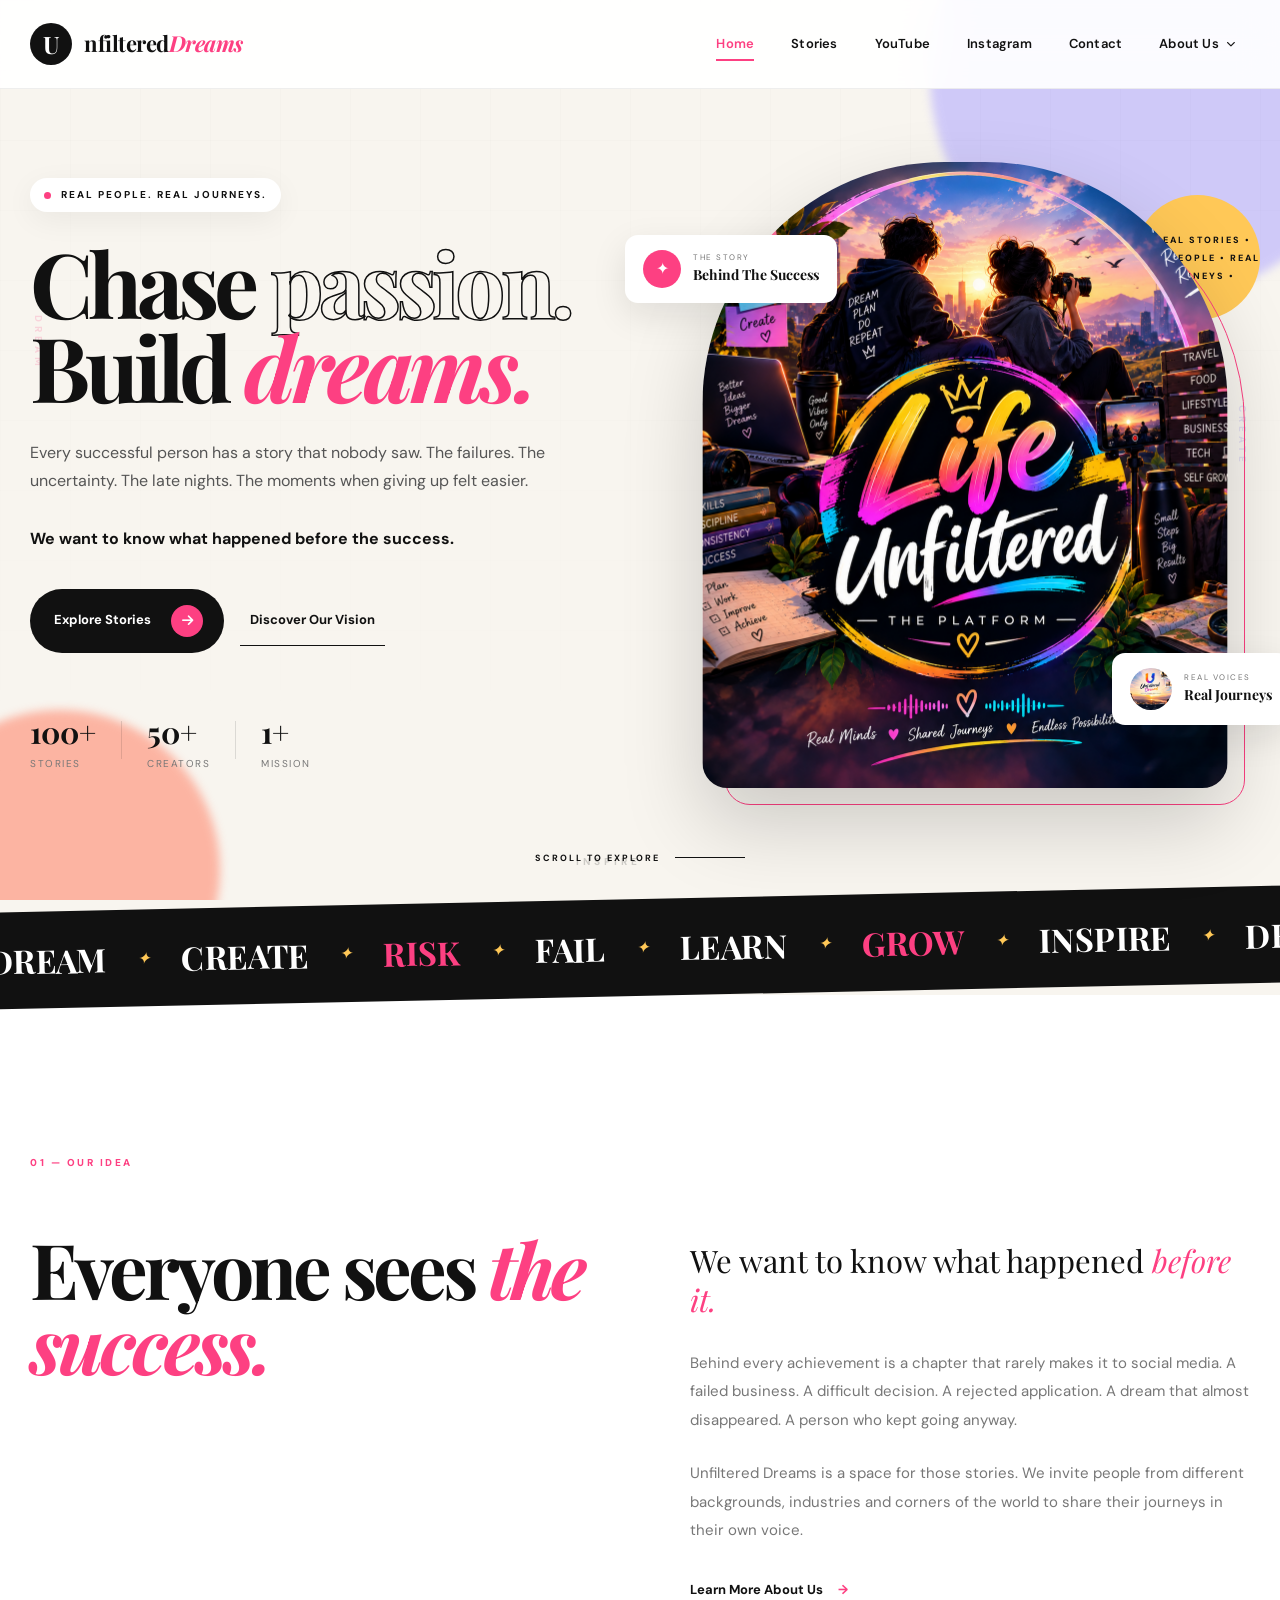
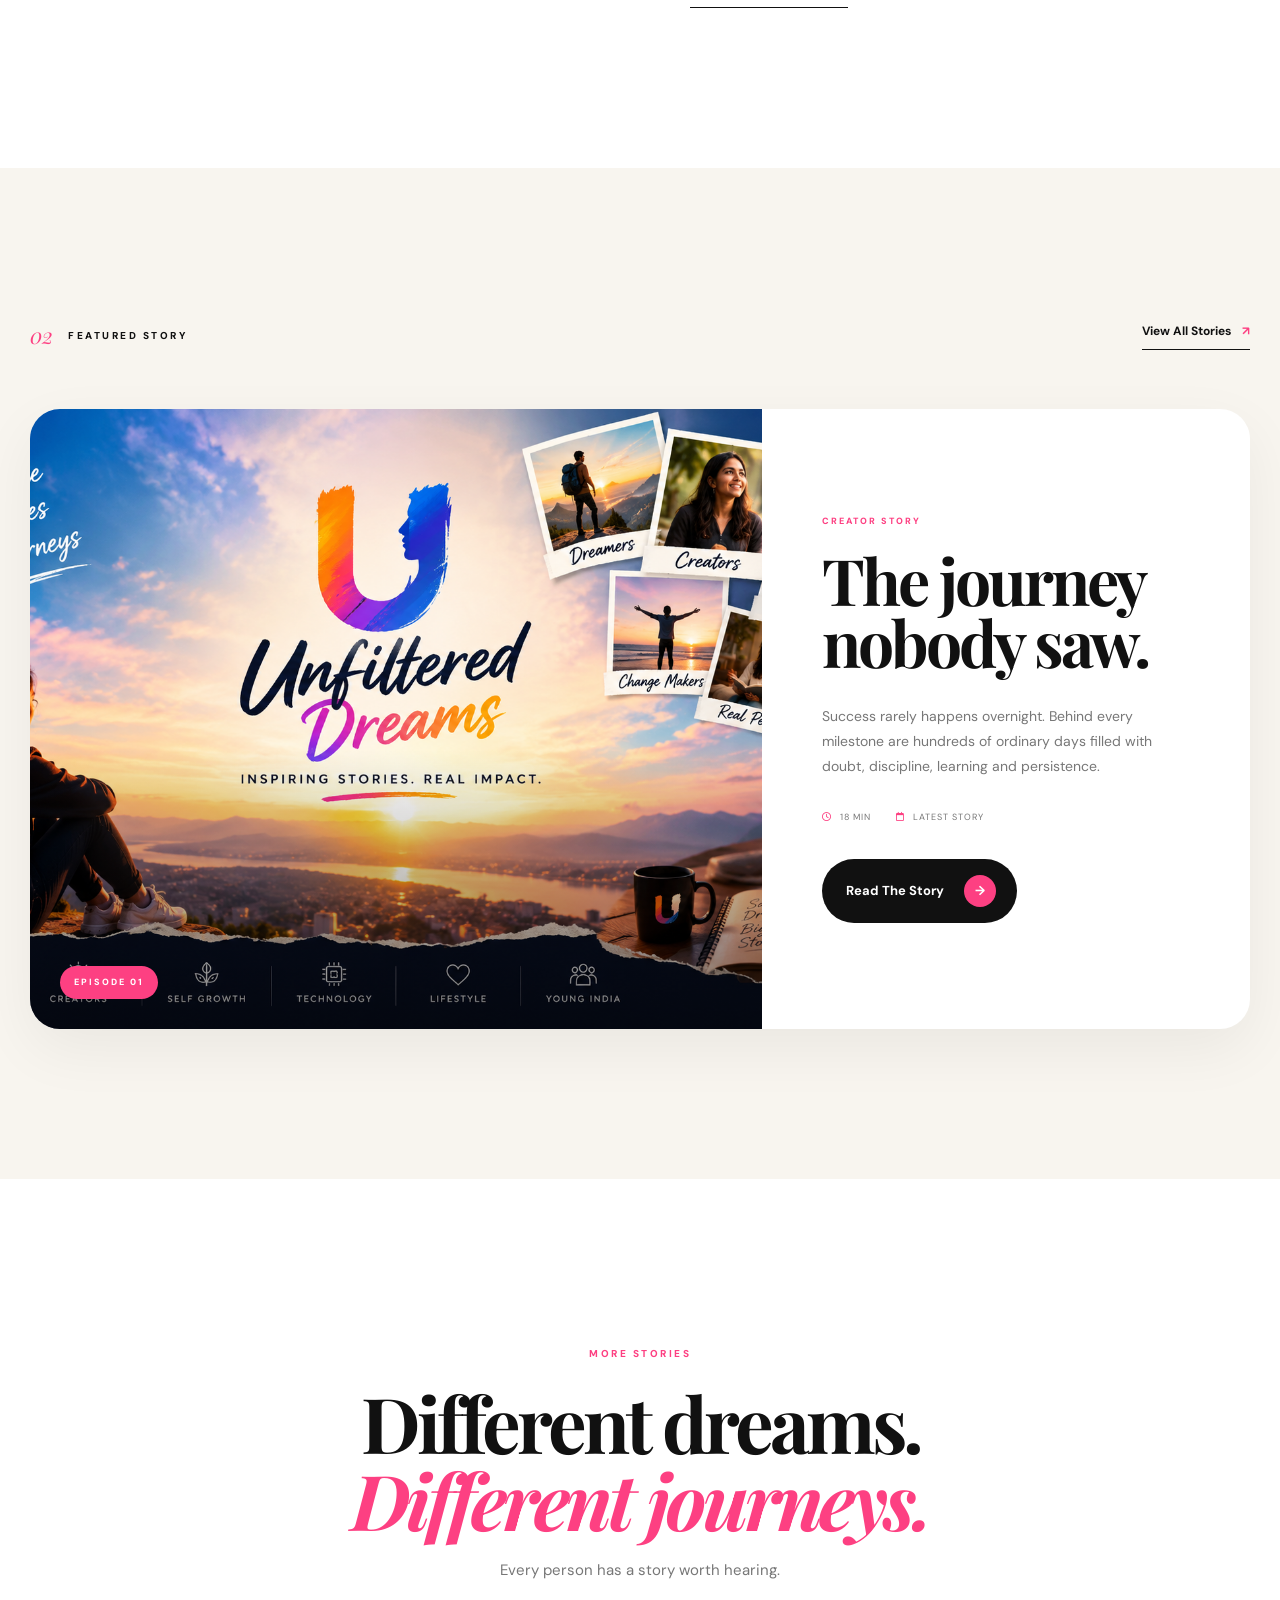
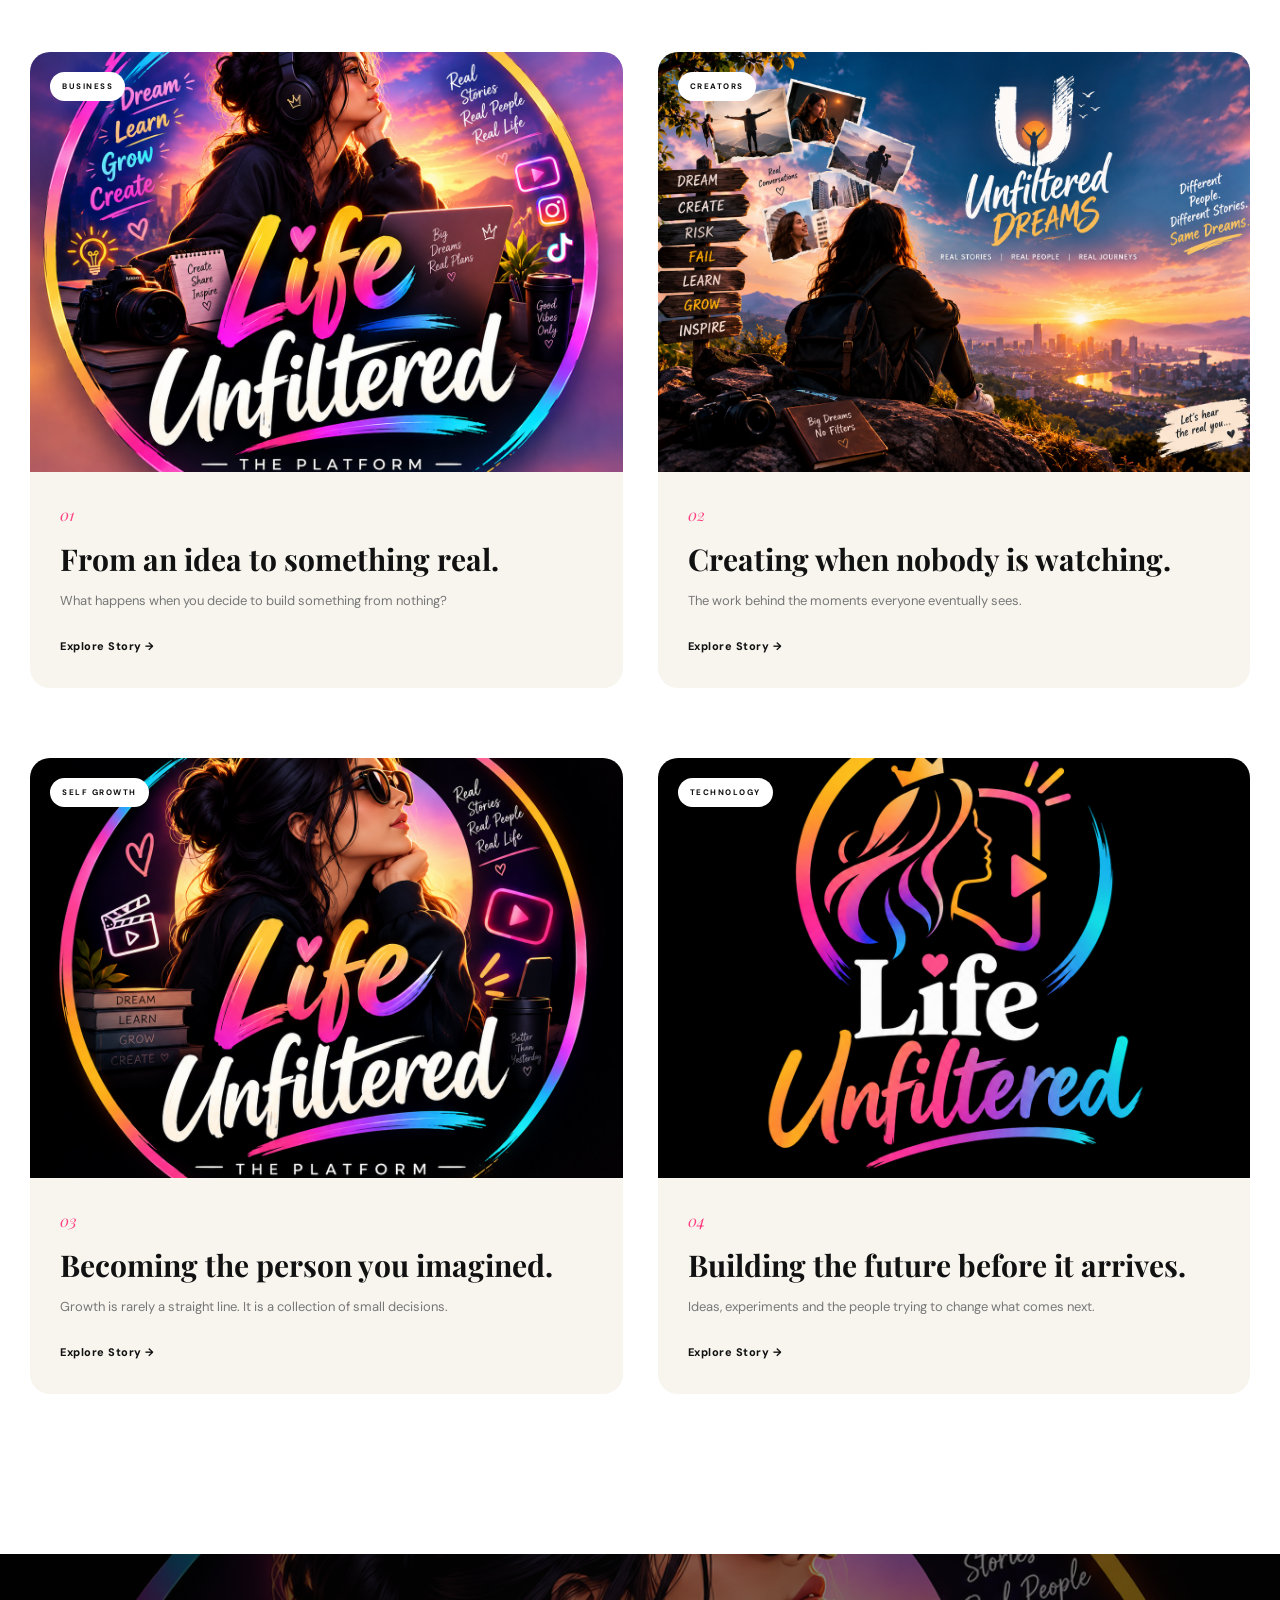
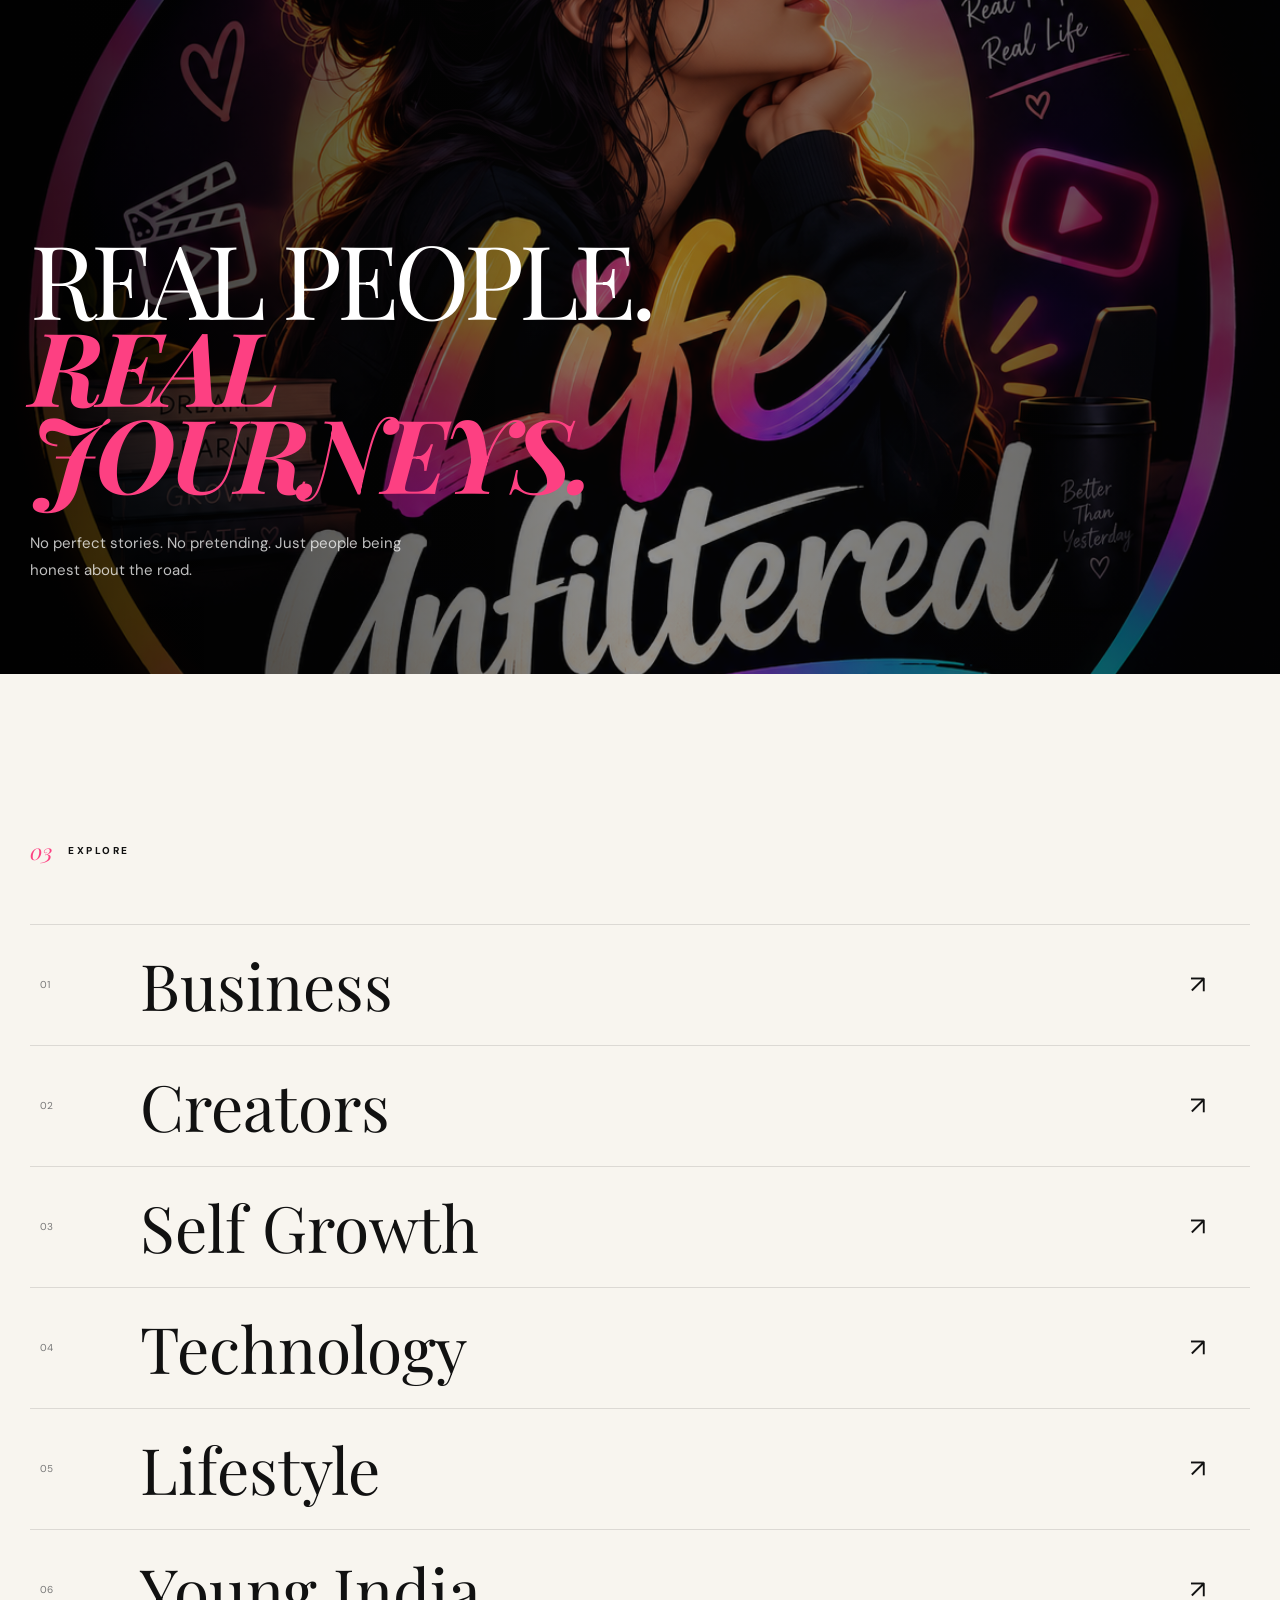
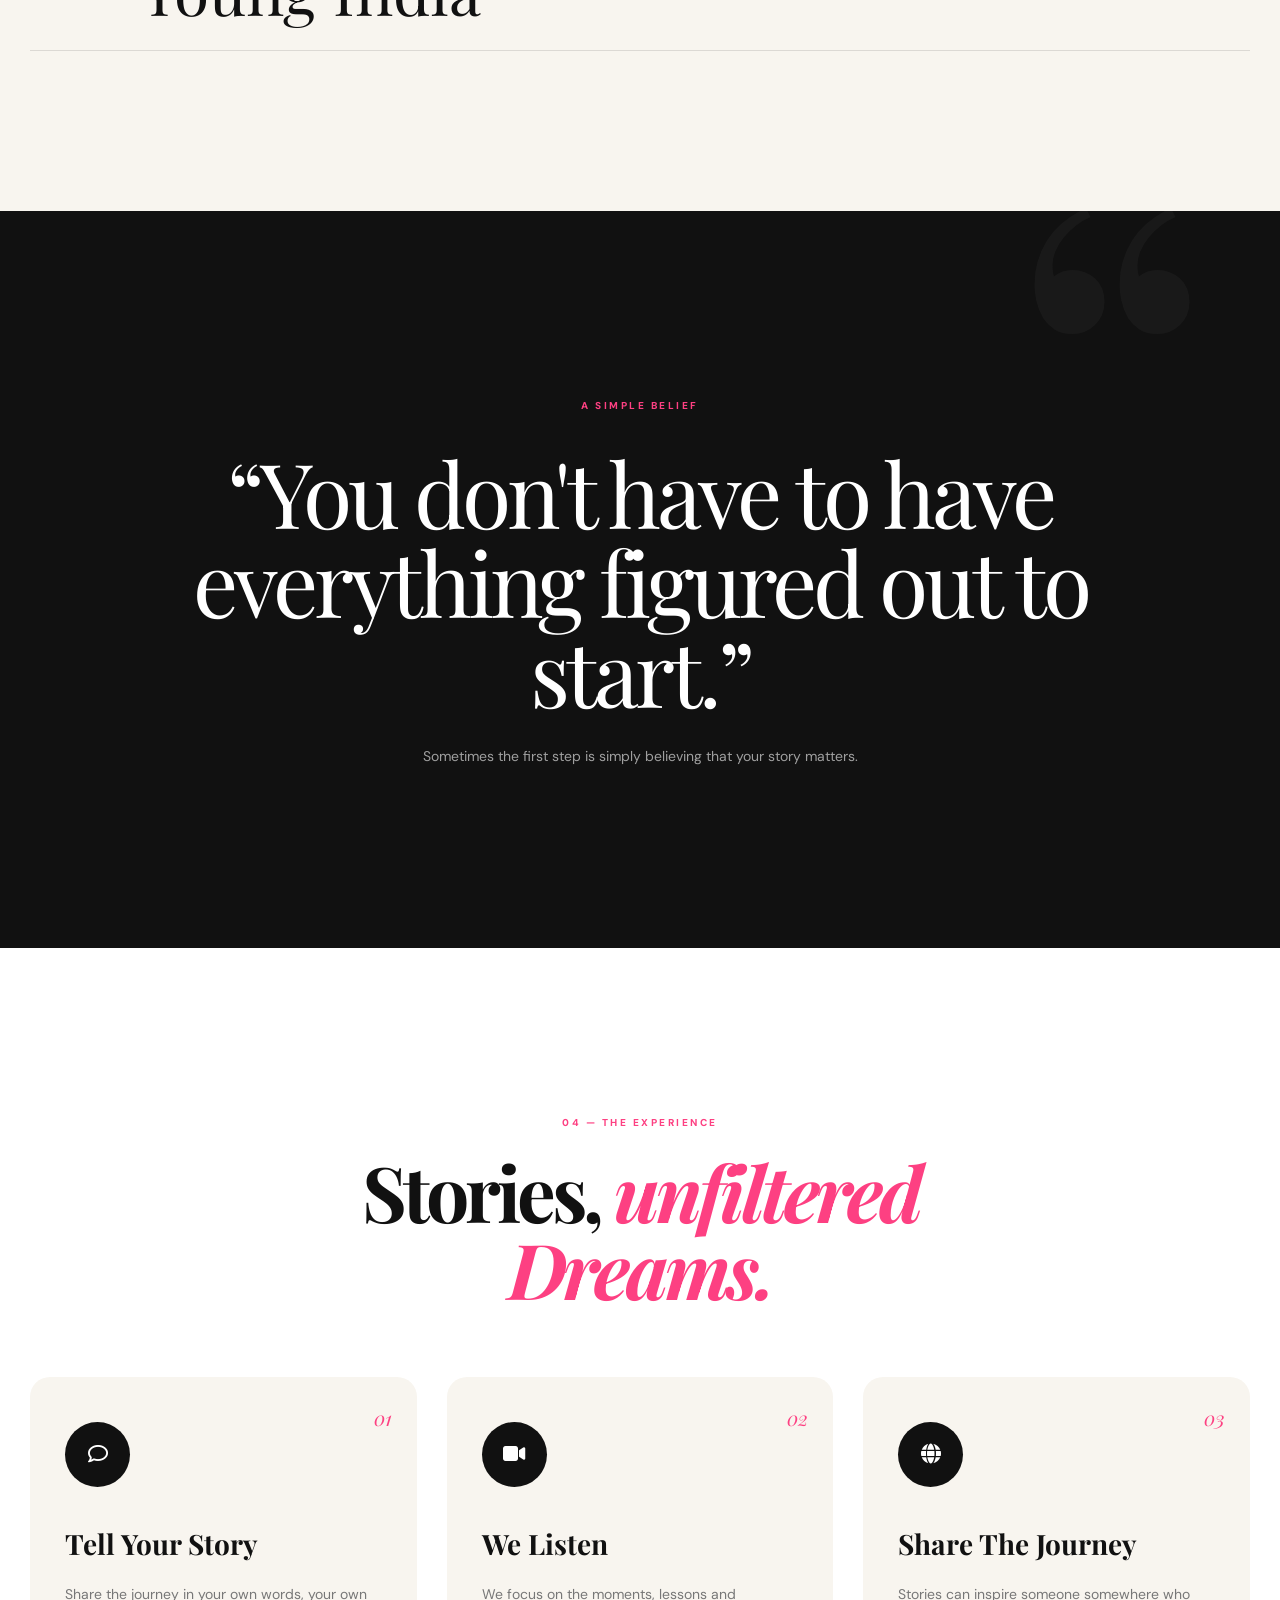
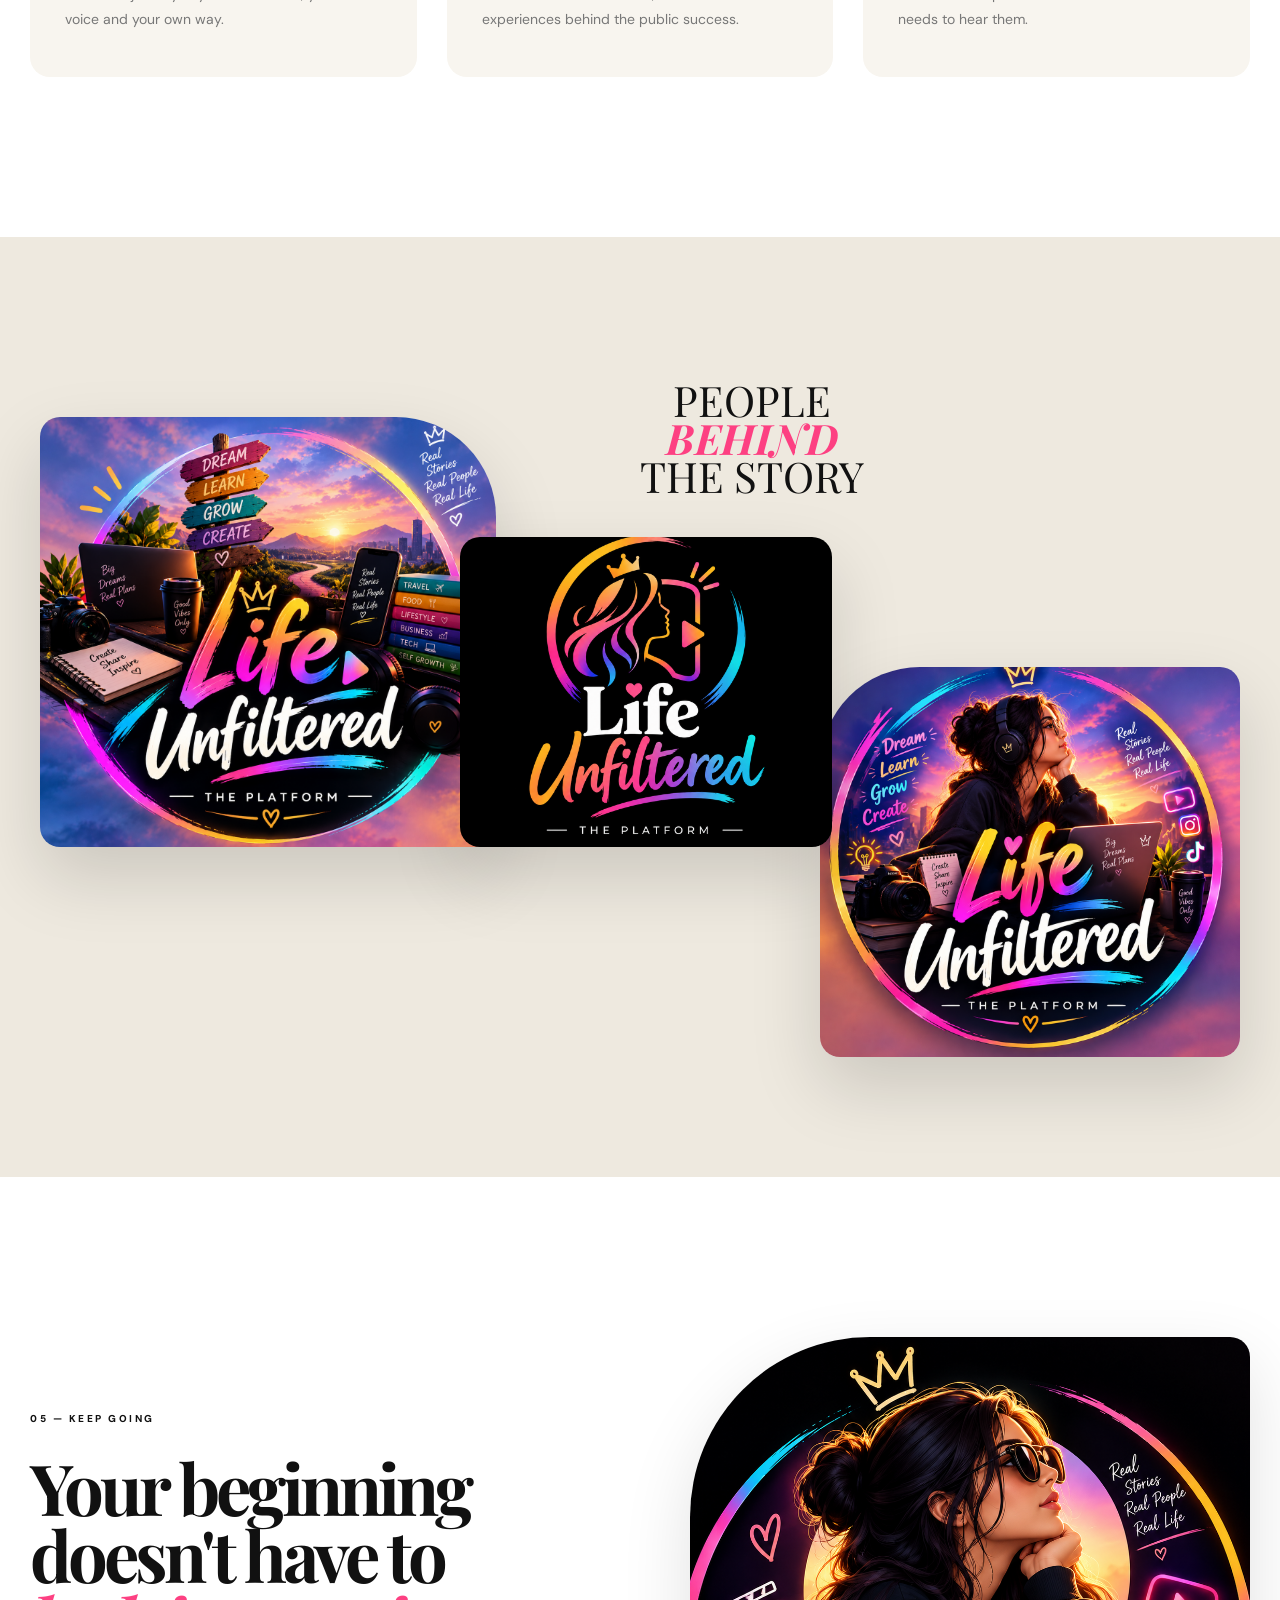
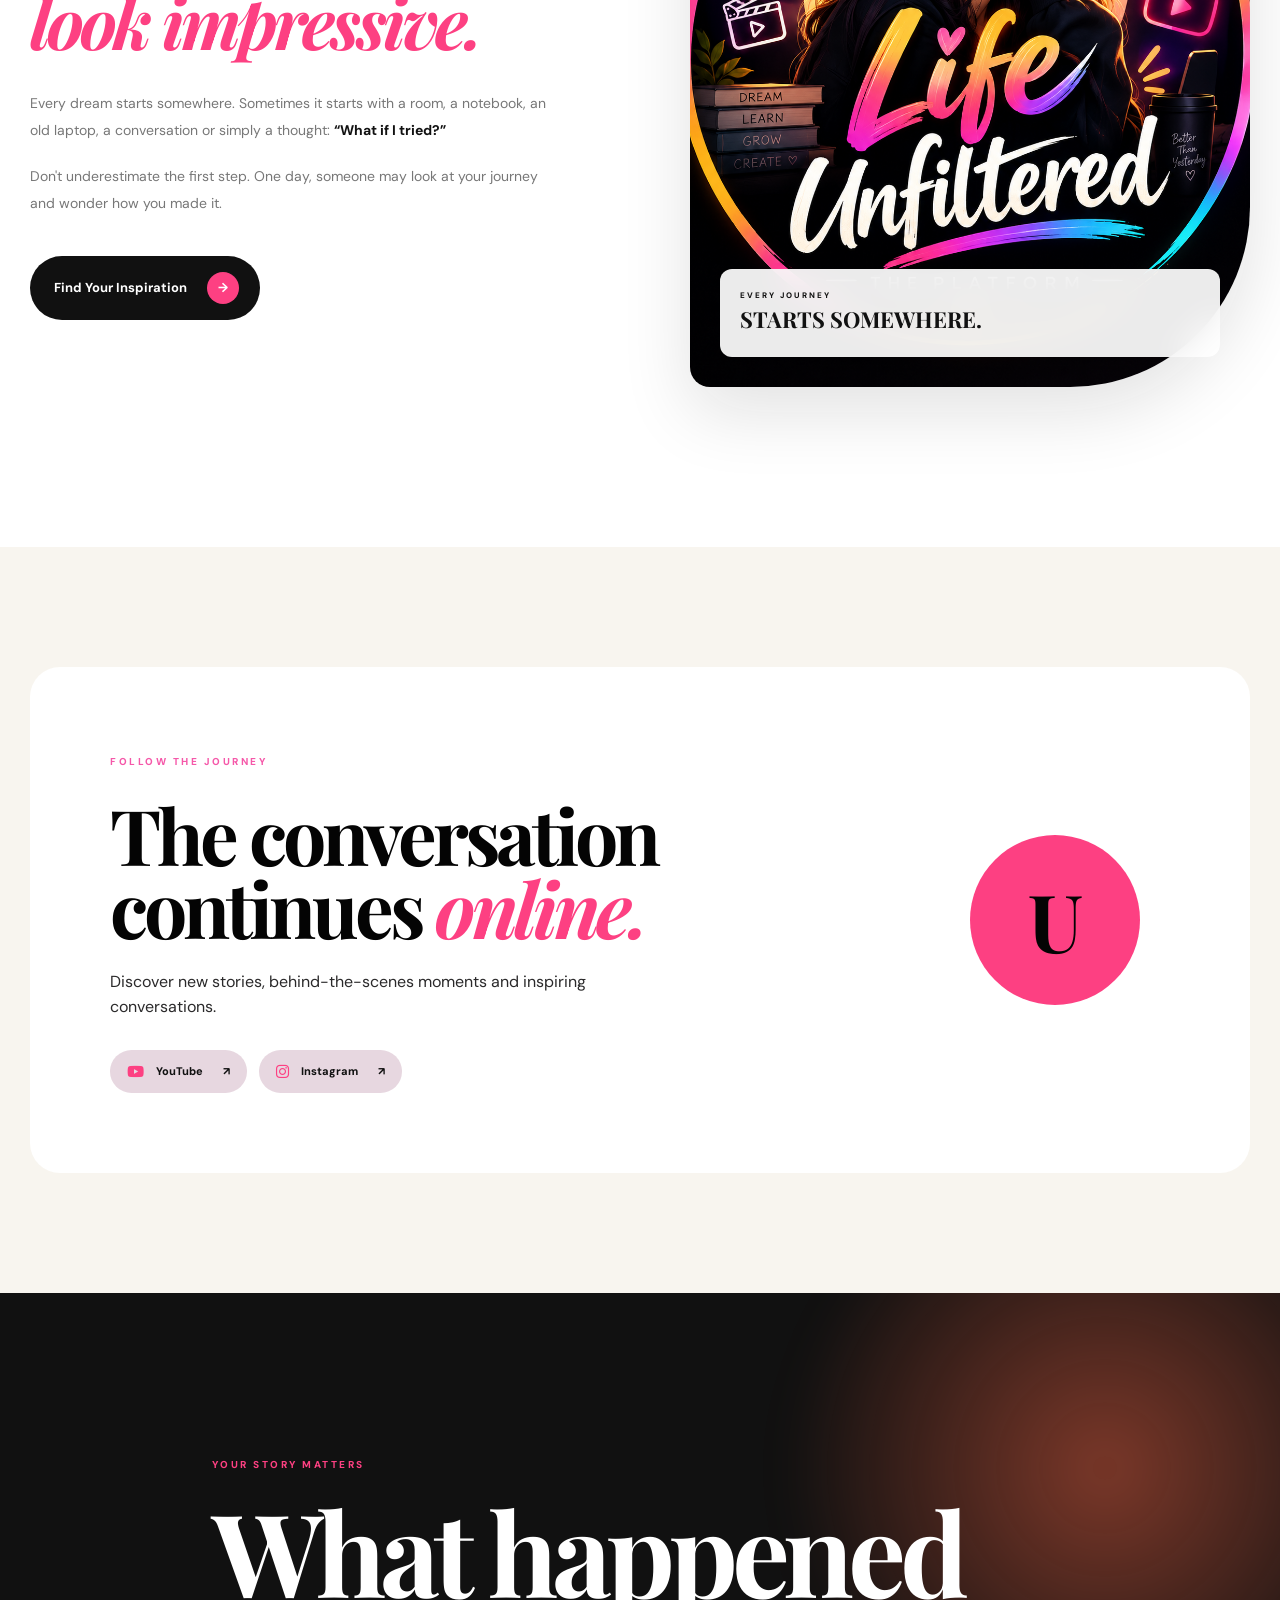
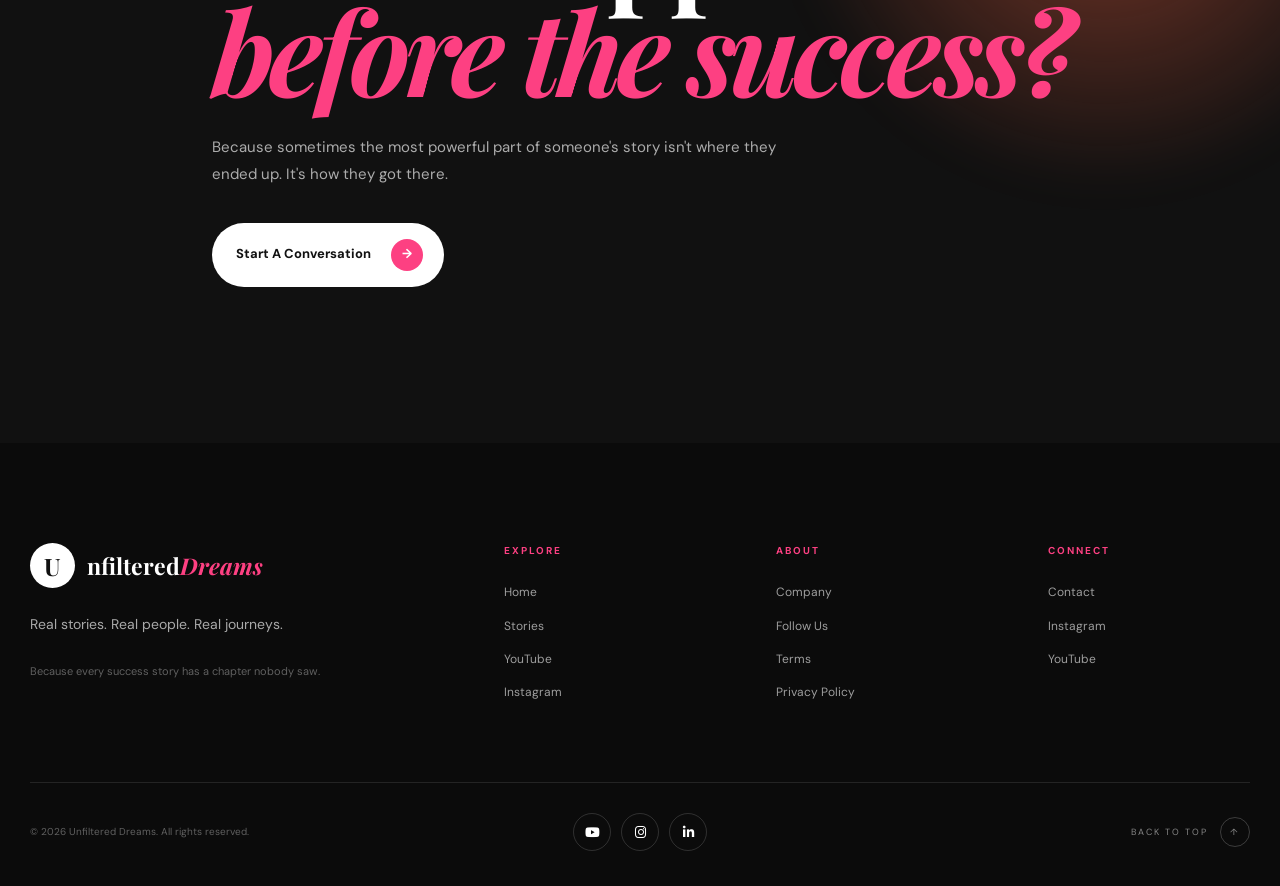
<file: index.html>
<!DOCTYPE html>
<html lang="en">

<head>
    <meta charset="UTF-8">

    <meta name="viewport"
          content="width=device-width, initial-scale=1.0">

    <meta name="description"
          content="Unfiltered Dreams — Real people. Real stories. Real journeys. Discover the stories behind the success.">

    <meta name="keywords"
          content="Unfiltered Dreams, Life Unfiltered, real stories, influencers, inspiring stories, creators">

    <meta name="author"
          content="Unfiltered Dreams">

    <title>Unfiltered Dreams | Real Stories. Real People. Real Journeys.</title>


    <!-- =========================================================
         GOOGLE FONTS
    ========================================================== -->

    <link rel="preconnect"
          href="https://fonts.googleapis.com">

    <link rel="preconnect"
          href="https://fonts.gstatic.com"
          crossorigin>

    <link href="https://fonts.googleapis.com/css2?family=DM+Sans:wght@400;500;600;700&family=Playfair+Display:wght@500;600;700;800&display=swap"
          rel="stylesheet">


    <!-- =========================================================
         ICONS
    ========================================================== -->

    <link rel="stylesheet"
          href="https://cdnjs.cloudflare.com/ajax/libs/font-awesome/6.5.2/css/all.min.css">


    <!-- =========================================================
         MAIN CSS
    ========================================================== -->

    <link rel="stylesheet"
          href="css/index.css" type="text/css">


</head>


<body>


<!-- =========================================================
     PAGE LOADER
========================================================== -->

<div class="page-loader" id="pageLoader">

    <div class="loader-inner">

        <div class="loader-logo">
            U
        </div>

        <div class="loader-line">
            <span></span>
        </div>

        <p>
            UNFILTERED DREAMS
        </p>

    </div>

</div>



<!-- =========================================================
     CUSTOM CURSOR
========================================================== -->
<!-- 
<div class="cursor-dot"></div>
<div class="cursor-outline"></div> -->



<!-- =========================================================
     HEADER
========================================================== -->

<header class="site-header" id="siteHeader">

    <nav class="main-nav">


        <!-- LOGO -->

        <a href="index.html"
           class="brand-logo">

            <div class="brand-symbol">
                U
            </div>

            <div class="brand-name">
                nfiltered<span>Dreams</span>
            </div>

        </a>



        <!-- DESKTOP MENU -->

        <ul class="nav-menu"
            id="navMenu">

            <li>
                <a href="index.html"
                   class="active-page">
                    Home
                </a>
            </li>

            <li>
                <a href="stories.html">
                    Stories
                </a>
            </li>

            <li>
                <a href="you_tube.html">
                    YouTube
                </a>
            </li>

            <li>
                <a href="instgram.html">
                    Instagram
                </a>
            </li>

            <li>
                <a href="contact.html">
                    Contact
                </a>
            </li>


            <!-- ABOUT DROPDOWN -->

            <li class="dropdown">

                <a href="about.html"
                   class="dropdown-link">

                    About Us

                    <i class="fa-solid fa-chevron-down"></i>

                </a>


                <ul class="dropdown-menu">

                    <li>
                        <a href="social_media.html">
                            Follow Us
                        </a>
                    </li>

                    <li>
                        <a href="company.html">
                            Company
                        </a>
                    </li>

                    <li>
                        <a href="terms.html">
                            Terms
                        </a>
                    </li>

                    <li>
                        <a href="privacy.html">
                            Privacy Policy
                        </a>
                    </li>

                </ul>

            </li>


            
        </ul>



        <!-- MOBILE BUTTON -->

        <button class="menu-toggle"
                id="menuToggle"
                aria-label="Open Menu">

            <span></span>
            <span></span>
            <span></span>

        </button>


    </nav>

</header>



<!-- =========================================================
     HERO SECTION
========================================================== -->

<main>


<section class="hero-section"
         id="home">


    <!-- BACKGROUND DECORATION -->

    <div class="hero-gradient hero-gradient-one"></div>

    <div class="hero-gradient hero-gradient-two"></div>

    <div class="hero-grid"></div>



    <!-- FLOATING WORDS -->

    <div class="floating-word floating-word-one">
        DREAM
    </div>

    <div class="floating-word floating-word-two">
        CREATE
    </div>

    <div class="floating-word floating-word-three">
        INSPIRE
    </div>



    <div class="hero-container">


        <!-- HERO TEXT -->

        <div class="hero-content">


            <div class="hero-label reveal">

                <span class="label-dot"></span>

                REAL PEOPLE. REAL JOURNEYS.

            </div>


            <h1 class="hero-title reveal">

                Chase
                <span class="outline-text">
                    passion.
                </span>

                <br>

                Build
                <span class="highlight-text">
                    dreams.
                </span>

            </h1>


            <p class="hero-description reveal">

                Every successful person has a story that nobody saw.

                The failures.

                The uncertainty.

                The late nights.

                The moments when giving up felt easier.

                <br><br>

                <strong>
                    We want to know what happened before the success.
                </strong>

            </p>


            <div class="hero-buttons reveal">

                <a href="stories.html"
                   class="primary-button">

                    Explore Stories

                    <span>
                        <i class="fa-solid fa-arrow-right"></i>
                    </span>

                </a>


                <a href="social_media.html"
                   class="secondary-button">

                    Discover Our Vision

                </a>

            </div>



            <!-- HERO STATS -->

            <div class="hero-stats reveal">

                <div class="stat-item">

                    <strong data-count="100">
                        0
                    </strong>

                    <span>
                        Stories
                    </span>

                </div>


                <div class="stat-line"></div>


                <div class="stat-item">

                    <strong data-count="50">
                        0
                    </strong>

                    <span>
                        Creators
                    </span>

                </div>


                <div class="stat-line"></div>


                <div class="stat-item">

                    <strong data-count="1">
                        0
                    </strong>

                    <span>
                        Mission
                    </span>

                </div>

            </div>

        </div>



        <!-- HERO IMAGE -->

        <div class="hero-visual reveal">


            <div class="hero-image-wrapper">


                <!-- =================================================
                     YOUR MAIN IMAGE
                     CHANGE THIS IMAGE PATH
                ================================================== -->

                <img src="images/main logo1.png"
                     alt="Unfiltered Dreams featured story"
                     class="hero-image">


                <!-- IMAGE FRAME -->

                <div class="image-frame"></div>


                <!-- FLOATING CARD -->

                <div class="floating-card floating-card-top">

                    <span class="floating-icon">
                        ✦
                    </span>

                    <div>
                        <small>
                            THE STORY
                        </small>

                        <strong>
                            Behind The Success
                        </strong>
                    </div>

                </div>



                <!-- BOTTOM CARD -->

                <div class="floating-card floating-card-bottom">

                    <div class="mini-avatar">

                        <!-- YOUR SMALL IMAGE -->

                        <img src="images/ChatGPT Image Oct 3, 2026, 10_39_26 PM.png"
                             alt="Creator">

                    </div>

                    <div>

                        <small>
                            REAL VOICES
                        </small>

                        <strong>
                            Real Journeys
                        </strong>

                    </div>

                </div>


            </div>


            <!-- ROTATING CIRCLE -->

            <div class="rotating-circle">

                <span>
                    • REAL STORIES • REAL PEOPLE • REAL JOURNEYS •
                </span>

            </div>


        </div>


    </div>


    <!-- SCROLL INDICATOR -->

    <div class="scroll-indicator">

        <span>
            SCROLL TO EXPLORE
        </span>

        <div class="scroll-line"></div>

    </div>


</section>



<!-- =========================================================
     MARQUEE SECTION
========================================================== -->

<section class="marquee-section">

    <div class="marquee-track">

        <span>DREAM</span>
        <i>✦</i>

        <span>CREATE</span>
        <i>✦</i>

        <span>RISK</span>
        <i>✦</i>

        <span>FAIL</span>
        <i>✦</i>

        <span>LEARN</span>
        <i>✦</i>

        <span>GROW</span>
        <i>✦</i>

        <span>INSPIRE</span>
        <i>✦</i>


        <span>DREAM</span>
        <i>✦</i>

        <span>CREATE</span>
        <i>✦</i>

        <span>RISK</span>
        <i>✦</i>

        <span>FAIL</span>
        <i>✦</i>

        <span>LEARN</span>
        <i>✦</i>

        <span>GROW</span>
        <i>✦</i>

        <span>INSPIRE</span>

    </div>

</section>



<!-- =========================================================
     INTRODUCTION SECTION
========================================================== -->

<section class="intro-section"
         id="about">


    <div class="section-container">


        <div class="section-small-label reveal">
            01 — OUR IDEA
        </div>


        <div class="intro-grid">


            <div class="intro-heading reveal">

                <h2>

                    Everyone sees
                    <span>
                        the success.
                    </span>

                </h2>

            </div>


            <div class="intro-content reveal">

                <p class="large-text">

                    We want to know what happened
                    <em>
                        before it.
                    </em>

                </p>


                <p>

                    Behind every achievement is a chapter that
                    rarely makes it to social media.

                    A failed business.

                    A difficult decision.

                    A rejected application.

                    A dream that almost disappeared.

                    A person who kept going anyway.

                </p>


                <p>

                    Unfiltered Dreams is a space for those stories.

                    We invite people from different backgrounds,
                    industries and corners of the world to share
                    their journeys in their own voice.

                </p>


                <a href="company.html"
                   class="text-link">

                    Learn More About Us

                    <span>
                        →
                    </span>

                </a>

            </div>


        </div>

    </div>

</section>



<!-- =========================================================
     FEATURED STORY
========================================================== -->

<section class="featured-story-section">


    <div class="section-container">


        <div class="section-heading-row">


            <div>

                <span class="section-number">
                    02
                </span>

                <span class="section-label">
                    FEATURED STORY
                </span>

            </div>


            <a href="stories.html"
               class="view-all">

                View All Stories
                <span>↗</span>

            </a>

        </div>



        <div class="featured-story">


            <!-- IMAGE -->

            <div class="featured-image reveal">


                <!-- YOUR STORY IMAGE -->

                <img src="images/ChatGPT Image Oct 3, 2026, 10_39_26 PM.png"
                     alt="Featured Unfiltered Dreams story">


                <div class="featured-image-overlay"></div>


                <span class="episode-tag">
                    EPISODE 01
                </span>


            </div>



            <!-- CONTENT -->

            <div class="featured-content reveal">


                <span class="category">
                    CREATOR STORY
                </span>


                <h2>

                    The journey
                    <br>
                    nobody saw.

                </h2>


                <p>

                    Success rarely happens overnight.

                    Behind every milestone are hundreds of
                    ordinary days filled with doubt, discipline,
                    learning and persistence.

                </p>


                <div class="story-meta">

                    <span>
                        <i class="fa-regular fa-clock"></i>
                        18 MIN
                    </span>

                    <span>
                        <i class="fa-regular fa-calendar"></i>
                        LATEST STORY
                    </span>

                </div>


                <a href="stories.html"
                   class="dark-button">

                    Read The Story

                    <span>
                        →
                    </span>

                </a>


            </div>

        </div>

    </div>

</section>



<!-- =========================================================
     STORY CARDS
========================================================== -->

<section class="stories-section">


    <div class="section-container">


        <div class="section-heading centered reveal">

            <span class="section-label">
                MORE STORIES
            </span>

            <h2>
                Different dreams.
                <br>
                <span>Different journeys.</span>
            </h2>

            <p>
                Every person has a story worth hearing.
            </p>

        </div>



        <div class="story-grid">


            <!-- CARD 1 -->

            <article class="story-card reveal">


                <div class="story-image">

                    <img src="images/forth lobo.png"
                         alt="Business story">

                    <span class="story-category">
                        BUSINESS
                    </span>

                </div>


                <div class="story-card-content">

                    <span class="story-number">
                        01
                    </span>

                    <h3>
                        From an idea
                        to something real.
                    </h3>

                    <p>
                        What happens when you decide
                        to build something from nothing?
                    </p>

                    <a href="stories.html">
                        Explore Story →
                    </a>

                </div>

            </article>



            <!-- CARD 2 -->

            <article class="story-card reveal">


                <div class="story-image">

                    <img src="images/ChatGPT Image Oct 4, 2026, 10_42_52 AM.png"
                         alt="Creator story">

                    <span class="story-category">
                        CREATORS
                    </span>

                </div>


                <div class="story-card-content">

                    <span class="story-number">
                        02
                    </span>

                    <h3>
                        Creating when
                        nobody is watching.
                    </h3>

                    <p>
                        The work behind the moments
                        everyone eventually sees.
                    </p>

                    <a href="stories.html">
                        Explore Story →
                    </a>

                </div>

            </article>



            <!-- CARD 3 -->

            <article class="story-card reveal">


                <div class="story-image">

                    <img src="images/second lobo.png"
                         alt="Self growth story">

                    <span class="story-category">
                        SELF GROWTH
                    </span>

                </div>


                <div class="story-card-content">

                    <span class="story-number">
                        03
                    </span>

                    <h3>
                        Becoming the person
                        you imagined.
                    </h3>

                    <p>
                        Growth is rarely a straight line.
                        It is a collection of small decisions.
                    </p>

                    <a href="stories.html">
                        Explore Story →
                    </a>

                </div>

            </article>



            <!-- CARD 4 -->

            <article class="story-card reveal">


                <div class="story-image">

                    <img src="images/third lobo.png"
                         alt="Technology story">

                    <span class="story-category">
                        TECHNOLOGY
                    </span>

                </div>


                <div class="story-card-content">

                    <span class="story-number">
                        04
                    </span>

                    <h3>
                        Building the future
                        before it arrives.
                    </h3>

                    <p>
                        Ideas, experiments and the people
                        trying to change what comes next.
                    </p>

                    <a href="stories.html">
                        Explore Story →
                    </a>

                </div>

            </article>


        </div>

    </div>

</section>



<!-- =========================================================
     BIG IMAGE BREAK
========================================================== -->

<section class="visual-break">


    <div class="visual-break-image">

        <!-- YOUR LARGE IMAGE -->

        <img src="images/second lobo.png"
             alt="Real people real journeys">

    </div>


    <div class="visual-break-overlay"></div>


    <div class="visual-break-content reveal">

        <span>
            REAL PEOPLE.
        </span>

        <strong>
            REAL JOURNEYS.
        </strong>

        <p>
            No perfect stories.
            No pretending.
            Just people being honest about the road.
        </p>

    </div>


</section>



<!-- =========================================================
     CATEGORIES
========================================================== -->

<section class="categories-section">


    <div class="section-container">


        <div class="section-heading-row">

            <div>

                <span class="section-number">
                    03
                </span>

                <span class="section-label">
                    EXPLORE
                </span>

            </div>

        </div>



        <div class="categories-list">


            <a href="stories.html"
               class="category-item reveal">

                <span class="category-number">
                    01
                </span>

                <span class="category-title">
                    Business
                </span>

                <span class="category-arrow">
                    ↗
                </span>

            </a>


            <a href="stories.html"
               class="category-item reveal">

                <span class="category-number">
                    02
                </span>

                <span class="category-title">
                    Creators
                </span>

                <span class="category-arrow">
                    ↗
                </span>

            </a>


            <a href="stories.html"
               class="category-item reveal">

                <span class="category-number">
                    03
                </span>

                <span class="category-title">
                    Self Growth
                </span>

                <span class="category-arrow">
                    ↗
                </span>

            </a>


            <a href="stories.html"
               class="category-item reveal">

                <span class="category-number">
                    04
                </span>

                <span class="category-title">
                    Technology
                </span>

                <span class="category-arrow">
                    ↗
                </span>

            </a>


            <a href="stories.html"
               class="category-item reveal">

                <span class="category-number">
                    05
                </span>

                <span class="category-title">
                    Lifestyle
                </span>

                <span class="category-arrow">
                    ↗
                </span>

            </a>


            <a href="stories.html"
               class="category-item reveal">

                <span class="category-number">
                    06
                </span>

                <span class="category-title">
                    Young India
                </span>

                <span class="category-arrow">
                    ↗
                </span>

            </a>


        </div>

    </div>

</section>



<!-- =========================================================
     QUOTE SECTION
========================================================== -->

<section class="quote-section">


    <div class="quote-decoration">
        “
    </div>


    <div class="section-container">


        <div class="quote-content reveal">

            <span class="section-label">
                A SIMPLE BELIEF
            </span>


            <blockquote>

                “You don't have to have
                everything figured out
                to start.”

            </blockquote>


            <p>
                Sometimes the first step is simply
                believing that your story matters.
            </p>

        </div>

    </div>

</section>



<!-- =========================================================
     HOW IT WORKS
========================================================== -->

<section class="how-section">


    <div class="section-container">


        <div class="section-heading centered reveal">

            <span class="section-label">
                04 — THE EXPERIENCE
            </span>

            <h2>
                Stories,
                <span>
                    unfiltered Dreams.
                </span>
            </h2>

        </div>



        <div class="steps-grid">


            <div class="step reveal">

                <span class="step-number">
                    01
                </span>

                <div class="step-icon">
                    <i class="fa-regular fa-comment"></i>
                </div>

                <h3>
                    Tell Your Story
                </h3>

                <p>
                    Share the journey in your own
                    words, your own voice and your
                    own way.
                </p>

            </div>



            <div class="step reveal">

                <span class="step-number">
                    02
                </span>

                <div class="step-icon">
                    <i class="fa-solid fa-video"></i>
                </div>

                <h3>
                    We Listen
                </h3>

                <p>
                    We focus on the moments,
                    lessons and experiences
                    behind the public success.
                </p>

            </div>



            <div class="step reveal">

                <span class="step-number">
                    03
                </span>

                <div class="step-icon">
                    <i class="fa-solid fa-globe"></i>
                </div>

                <h3>
                    Share The Journey
                </h3>

                <p>
                    Stories can inspire someone
                    somewhere who needs to hear
                    them.
                </p>

            </div>


        </div>

    </div>

</section>



<!-- =========================================================
     IMAGE COLLAGE
========================================================== -->

<section class="image-collage-section">


    <div class="collage-container">


        <div class="collage-image collage-one reveal">

            <!-- YOUR IMAGE -->

            <img src="images/fifth lobo.png"
                 alt="Story image">

        </div>


        <div class="collage-image collage-two reveal">

            <!-- YOUR IMAGE -->

            <img src="images/forth lobo.png"
                 alt="Creator image">

        </div>


        <div class="collage-image collage-three reveal">

            <!-- YOUR IMAGE -->

            <img src="images/third lobo.png"
                 alt="Journey image">

        </div>


        <div class="collage-text reveal">

            <span>
                PEOPLE
            </span>

            <strong>
                BEHIND
            </strong>

            <span>
                THE STORY
            </span>

        </div>


    </div>

</section>



<!-- =========================================================
     INSPIRATION SECTION
========================================================== -->

<section class="inspiration-section">


    <div class="section-container">


        <div class="inspiration-grid">


            <div class="inspiration-content reveal">


                <span class="section-label">
                    05 — KEEP GOING
                </span>


                <h2>

                    Your beginning
                    <br>

                    doesn't have to
                    <br>

                    <span>
                        look impressive.
                    </span>

                </h2>


                <p>

                    Every dream starts somewhere.

                    Sometimes it starts with a room,
                    a notebook, an old laptop,
                    a conversation or simply a thought:

                    <strong>
                        “What if I tried?”
                    </strong>

                </p>


                <p>

                    Don't underestimate the first step.

                    One day, someone may look at your
                    journey and wonder how you made it.

                </p>


                <a href="stories.html"
                   class="primary-button">

                    Find Your Inspiration

                    <span>
                        →
                    </span>

                </a>


            </div>



            <div class="inspiration-image reveal">

                <!-- YOUR IMAGE -->

                <img src="images/second lobo.png"
                     alt="Inspiring journey">

                <div class="image-caption">

                    <span>
                        EVERY JOURNEY
                    </span>

                    <strong>
                        STARTS SOMEWHERE.
                    </strong>

                </div>

            </div>


        </div>

    </div>

</section>



<!-- =========================================================
     SOCIAL SECTION
========================================================== -->

<section class="social-section">


    <div class="section-container">


        <div class="social-box reveal">


            <div class="social-content">

                <span class="section-label">
                    FOLLOW THE JOURNEY
                </span>


                <h2>

                    The conversation
                    <br>

                    continues
                    <span>
                        online.
                    </span>

                </h2>


                <p>

                    Discover new stories, behind-the-scenes
                    moments and inspiring conversations.

                </p>


                <div class="social-buttons">


                    <a href="you_tube.html"
                       class="social-button">

                        <i class="fa-brands fa-youtube"></i>

                        YouTube

                        <span>
                            ↗
                        </span>

                    </a>


                    <a href="instgram.html"
                       class="social-button">

                        <i class="fa-brands fa-instagram"></i>

                        Instagram

                        <span>
                            ↗
                        </span>

                    </a>


                </div>

            </div>


            <div class="social-symbol">

                <span>
                    U
                </span>

            </div>


        </div>

    </div>

</section>



<!-- =========================================================
     FINAL CTA
========================================================== -->

<section class="final-cta">


    <div class="final-cta-bg"></div>


    <div class="section-container">


        <div class="final-content reveal">


            <span class="section-label">
                YOUR STORY MATTERS
            </span>


            <h2>

                What happened
                <br>

                <span>
                    before the success?
                </span>

            </h2>


            <p>

                Because sometimes the most powerful
                part of someone's story isn't where
                they ended up.

                It's how they got there.

            </p>


            <a href="contact.html"
               class="light-button">

                Start A Conversation

                <span>
                    →
                </span>

            </a>


        </div>


    </div>


</section>



</main>



<!-- =========================================================
     FOOTER
========================================================== -->

<footer class="site-footer">


    <div class="footer-container">


        <!-- FOOTER TOP -->

        <div class="footer-top">


            <div class="footer-brand">


                <a href="index.html"
                   class="footer-logo">

                    <div class="footer-logo-mark">
                        U
                    </div>

                    <div class="footer-logo-text">
                        nfiltered<span>Dreams</span>
                    </div>

                </a>


                <p>

                    Real stories.
                    Real people.
                    Real journeys.

                </p>


                <p class="footer-small">

                    Because every success story
                    has a chapter nobody saw.

                </p>


            </div>



            <!-- FOOTER LINKS -->

            <div class="footer-column">

                <h4>
                    Explore
                </h4>

                <a href="index.html">
                    Home
                </a>

                <a href="stories.html">
                    Stories
                </a>

                <a href="you_tube.html">
                    YouTube
                </a>

                <a href="instgram.html">
                    Instagram
                </a>

            </div>



            <div class="footer-column">

                <h4>
                    About
                </h4>

                <a href="company.html">
                    Company
                </a>

                <a href="social_media.html">
                    Follow Us
                </a>

                <a href="terms.html">
                    Terms
                </a>

                <a href="privacy.html">
                    Privacy Policy
                </a>

            </div>



            <div class="footer-column">

                <h4>
                    Connect
                </h4>

                <a href="contact.html">
                    Contact
                </a>

                <a href="instgram.html">
                    Instagram
                </a>

                <a href="you_tube.html">
                    YouTube
                </a>

            </div>


        </div>



        <!-- FOOTER LINE -->

        <div class="footer-line"></div>



        <!-- FOOTER BOTTOM -->

        <div class="footer-bottom">


            <p>

                © 2026 Unfiltered Dreams.
                All rights reserved.

            </p>


            <div class="footer-socials">

                <a href="you_tube.html"
                   aria-label="YouTube">

                    <i class="fa-brands fa-youtube"></i>

                </a>

                <a href="instgram.html"
                   aria-label="Instagram">

                    <i class="fa-brands fa-instagram"></i>

                </a>

                <a href="social_media.html"
                   aria-label="LinkedIn">

                    <i class="fa-brands fa-linkedin-in"></i>

                </a>

            </div>


            <a href="#home"
               class="back-top">

                BACK TO TOP
                <span>↑</span>

            </a>


        </div>


    </div>

</footer>



<!-- =========================================================
     SCROLL PROGRESS
========================================================== -->

<div class="scroll-progress"
     id="scrollProgress">
</div>



<!-- =========================================================
     JAVASCRIPT
========================================================== -->

<script src="js/index.js"></script>


</body>

</html>
</file>
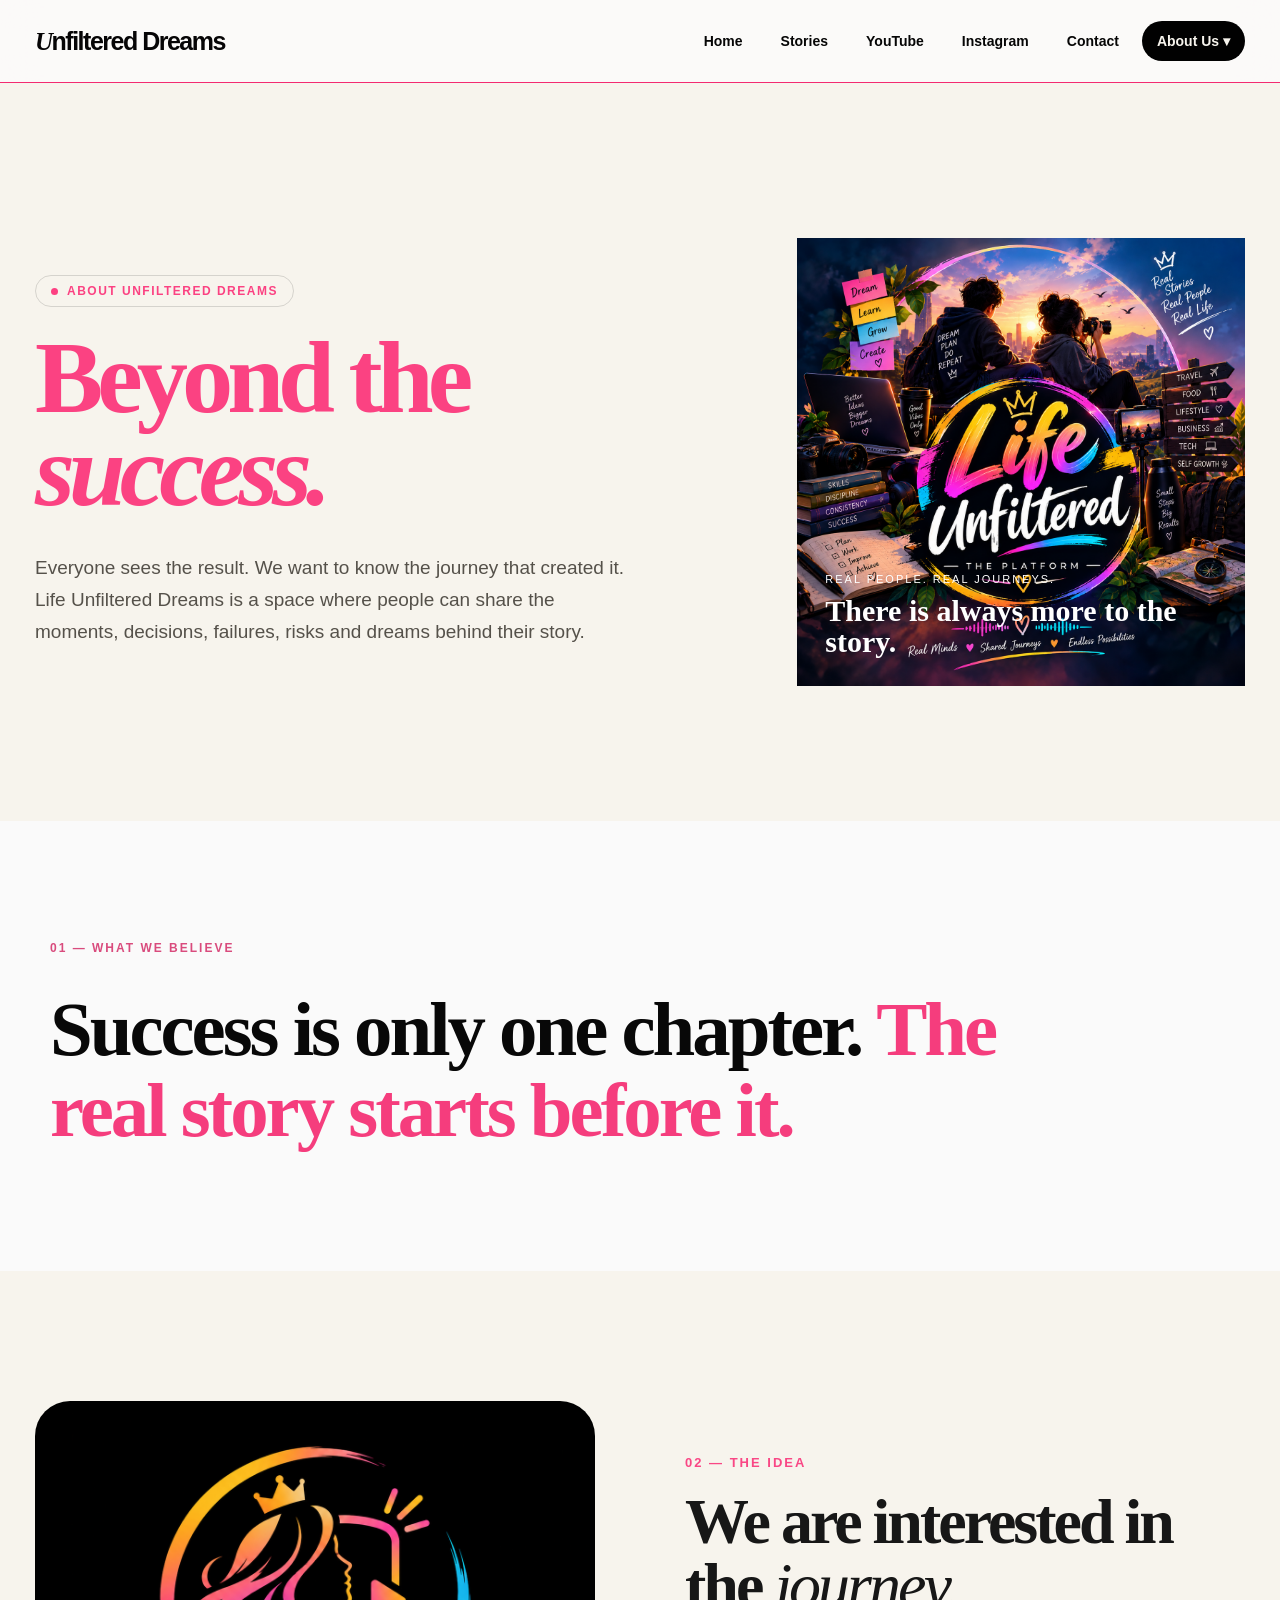
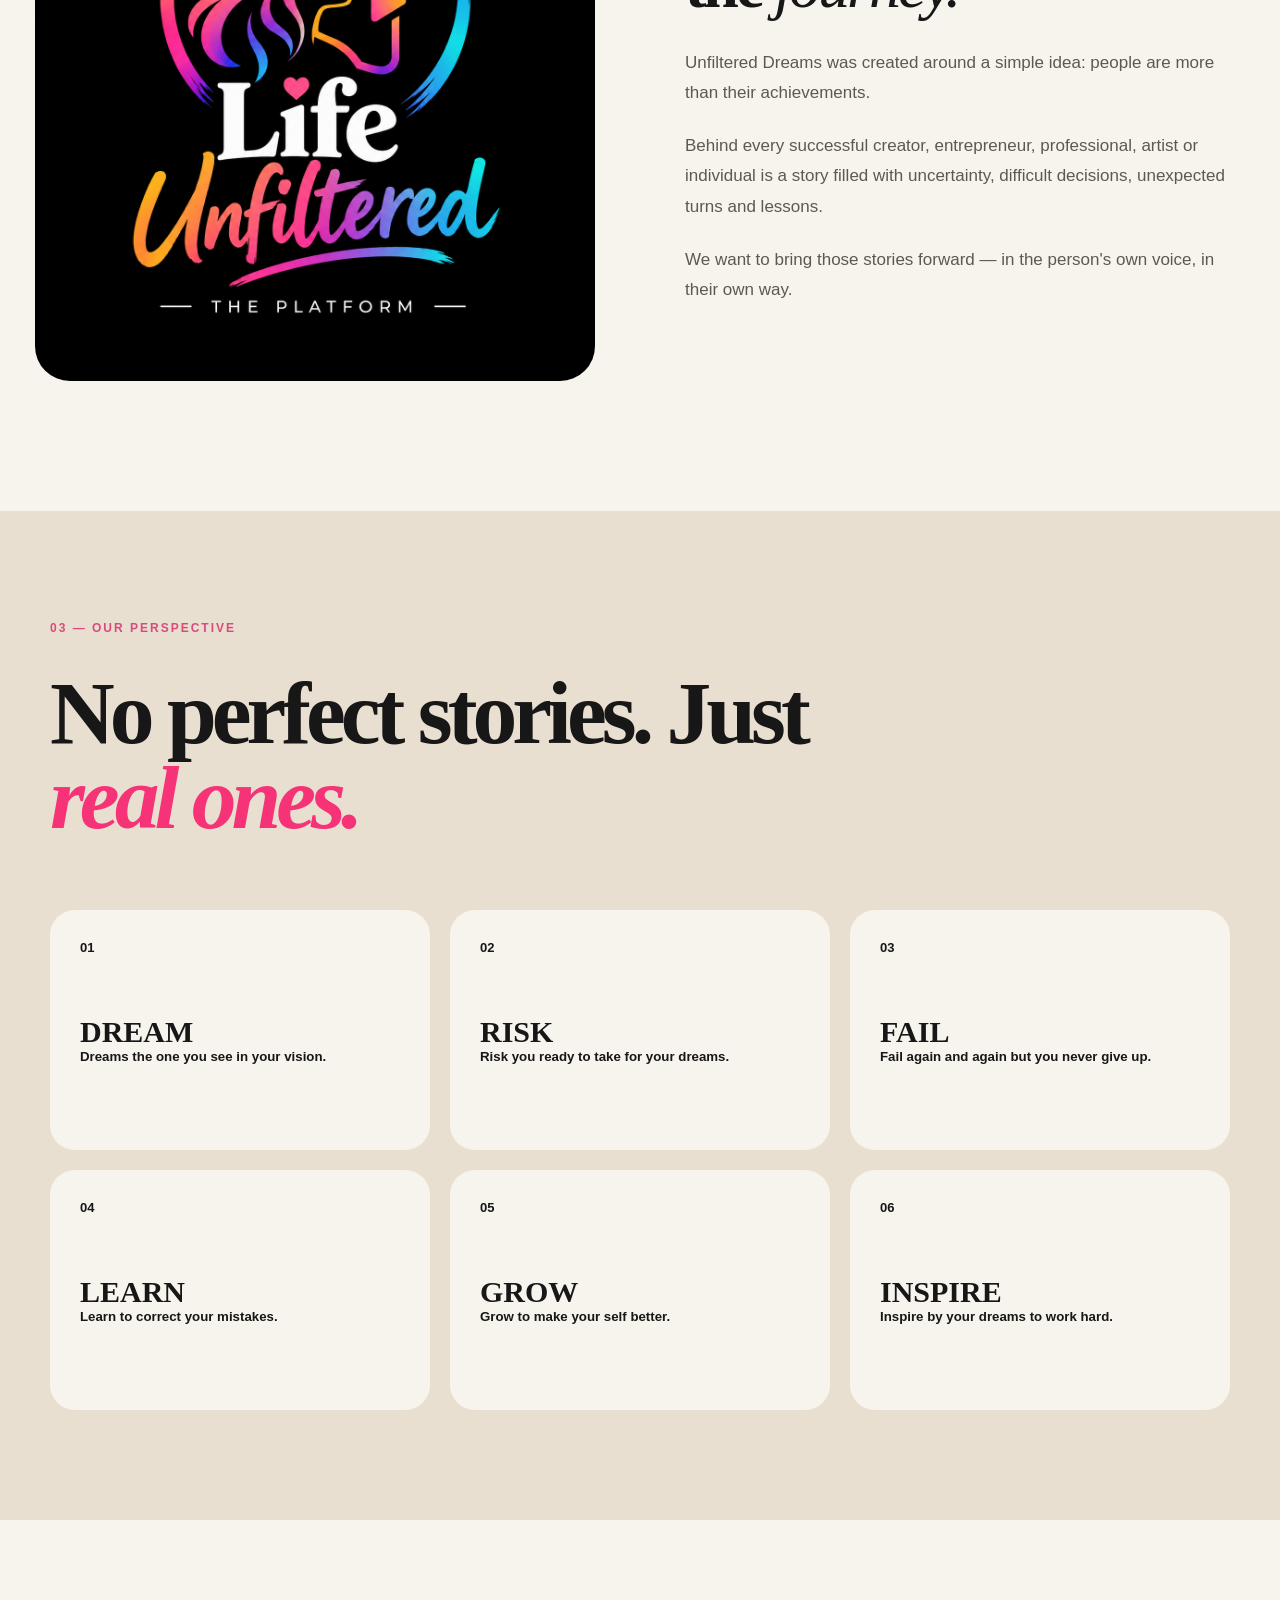
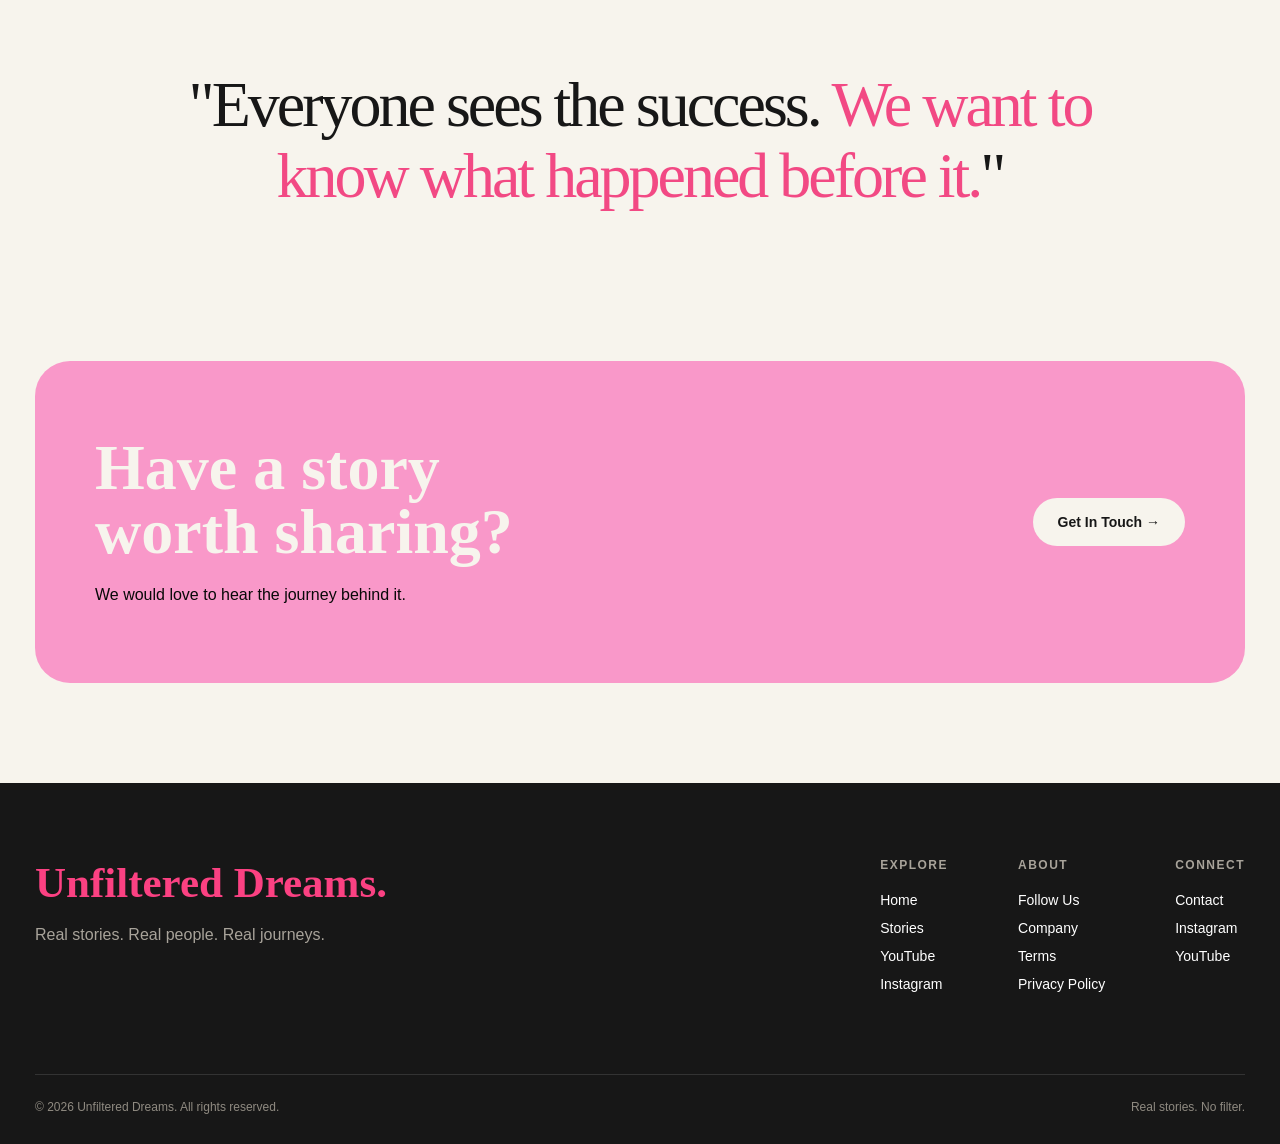
<file: about.html>
<!DOCTYPE html>
<html lang="en">

<head>
    <meta charset="UTF-8">
    <meta name="viewport" content="width=device-width, initial-scale=1.0">

    <meta name="description"
        content="About Life Unfiltered — a platform for real people, real stories, and the journeys behind success.">

    <title>About Us |  Unfiltered Dreams</title>

    <!-- Google Fonts -->
    <link rel="preconnect" href="https://fonts.googleapis.com">
    <link rel="preconnect" href="https://fonts.gstatic.com" crossorigin>

    <link
        href="css/about.css"
        rel="stylesheet" type="text/css">

    <style>

        /* ================================
           GLOBAL
        ================================= */

    </style>
</head>


<body>

    
    

    <!-- ================================
         HEADER
    ================================= -->

    <header class="site-header">

        <div class="nav-container">

            <a href="index.html" class="logo">
                <span>U</span>nfiltered Dreams
            </a>

            <button class="menu-toggle" id="menuToggle" aria-label="Open Menu">
                ☰
            </button>

            <ul class="nav-menu" id="navMenu">

                <li>
                    <a href="index.html" class="nav-link">Home</a>
                </li>

                <li>
                    <a href="stories.html" class="nav-link">Stories</a>
                </li>

                <li>
                    <a href="you_tube.html" class="nav-link">YouTube</a>
                </li>

                <li>
                    <a href="instgram.html" class="nav-link">Instagram</a>
                </li>
                <li>
                    <a href="contact.html" class="nav-link">Contact</a>
                </li>

                <li class="dropdown" id="aboutDropdown">

                    <a href="about.html" class="nav-link active" id="aboutButton">
                        About Us ▾
                    </a>

                    <div class="dropdown-menu">

                        <a href="social_media.html">Follow Us</a>

                        <a href="company.html">Company</a>

                        <a href="terms.html">Terms</a>

                        <a href="privacy.html">Privacy Policy</a>

                    </div>

                </li>

               

            </ul>

        </div>

    </header>


    <!-- ================================
         HERO
    ================================= -->

    <main>

        <section class="about-hero">

            <div class="hero-copy reveal">

                <div class="eyebrow">
                    <span class="eyebrow-dot"></span>
                    About Unfiltered Dreams
                </div>

                <h1 class="hero-title">
                    Beyond the
                    <em>success.</em>
                </h1>

                <p class="hero-description">
                    Everyone sees the result.
                    We want to know the journey that created it.
                    Life Unfiltered Dreams is a space where people can share
                    the moments, decisions, failures, risks and dreams
                    behind their story.
                </p>

            </div>


            <div class="hero-visual reveal" >
                <img src="images/main logo1.png" alt="">

                

                    <div class="hero-card-content">

                        <small>Real People. Real Journeys.</small>

                        <h3>
                            There is always
                            more to the story.
                        </h3>

                    </div>

                </div>

            </div>

        </section>


        <!-- ================================
             INTRO
        ================================= -->

        <section class="intro-section">

            <div class="intro-inner reveal">

                <div class="section-label">
                    01 — What We Believe
                </div>

                <h2 class="intro-title">
                    Success is only one chapter.
                    <span>
                        The real story starts before it.
                    </span>
                </h2>

            </div>

        </section>


        <!-- ================================
             OUR STORY
        ================================= -->

        <section class="story-section">

            <div class="story-grid">

                <div class="story-image reveal">

                    <!-- Replace this image whenever you want -->
                    <img src="images/third lobo.png"
                        alt="Life Unfiltered story">

                </div>


                <div class="story-content reveal">

                    <div class="story-number">
                        02 — THE IDEA
                    </div>

                    <h2>
                        We are interested
                        in the <em>journey.</em>
                    </h2>

                    <p>
                         Unfiltered Dreams was created around a simple idea:
                        people are more than their achievements.
                    </p>

                    <p>
                        Behind every successful creator, entrepreneur,
                        professional, artist or individual is a story
                        filled with uncertainty, difficult decisions,
                        unexpected turns and lessons.
                    </p>

                    <p>
                        We want to bring those stories forward —
                        in the person's own voice, in their own way.
                    </p>

                </div>

            </div>

        </section>


        <!-- ================================
             MANIFESTO
        ================================= -->

        <section class="manifesto">

            <div class="manifesto-inner">

                <div class="section-label reveal">
                    03 — Our Perspective
                </div>

                <h2 class="manifesto-heading reveal">
                    No perfect stories.
                    Just <em>real ones.</em>
                </h2>


                <div class="manifesto-grid">

                    <div class="manifesto-card reveal">

                        <span>01</span>

                        <h3>
                            DREAM
                        </h3>
                        <h5> Dreams the one you see in your vision.</h5>

                    </div>


                    <div class="manifesto-card reveal">

                        <span>02</span>

                        <h3>
                            RISK
                        </h3>
                        <h5> Risk you ready to take for your dreams.</h5>

                    </div>


                    <div class="manifesto-card reveal">

                        <span>03</span>

                        <h3>
                            FAIL
                        </h3>
                        <h5>Fail again and again but you never give up.</h5>

                    </div>


                    <div class="manifesto-card reveal">

                        <span>04</span>

                        <h3>
                            LEARN
                        </h3>
                        <h5>Learn to correct your mistakes.</h5>

                    </div>


                    <div class="manifesto-card reveal">

                        <span>05</span>

                        <h3>
                            GROW
                        </h3>
                        <h5>Grow to make your self better.</h5>

                    </div>


                    <div class="manifesto-card reveal">

                        <span>06</span>

                        <h3>
                            INSPIRE
                        </h3>
                        <h5>Inspire by your dreams to work hard.</h5>

                    </div>

                </div>

            </div>

        </section>


        <!-- ================================
             QUOTE
        ================================= -->

        <section class="quote-section">

            <blockquote class="reveal">

                "Everyone sees the success.
                <span>We want to know what happened before it.</span>"

            </blockquote>

        </section>


        <!-- ================================
             CTA
        ================================= -->

        <section class="cta-section reveal">

            <div>

                <h2>
                    Have a story<br>
                    worth sharing?
                </h2>

                <p>
                    We would love to hear the journey behind it.
                </p>

            </div>

            <a href="contact.html" class="cta-button">
                Get In Touch →
            </a>

        </section>

    </main>


    <!-- ================================
         FOOTER
    ================================= -->

    <footer>

        <div class="footer-inner">

            <div class="footer-top">

                <div class="footer-brand">

                    <h2>
                         Unfiltered Dreams.
                    </h2>

                    <p>
                        Real stories. Real people.
                        Real journeys.
                    </p>

                </div>


                <div class="footer-links">

                    <div class="footer-column">

                        <h4>Explore</h4>

                        <a href="index.html">Home</a>

                        <a href="stories.html">Stories</a>

                        <a href="you_tube.html">YouTube</a>

                        <a href="instgram.html">Instagram</a>

                    </div>


                    <div class="footer-column">

                        <h4>About</h4>

                        <a href="social_media.html">Follow Us</a>

                        <a href="company.html">Company</a>

                        <a href="terms.html">Terms</a>

                        <a href="privacy.html">Privacy Policy</a>

                    </div>


                    <div class="footer-column">

                        <h4>Connect</h4>

                        <a href="contact.html">Contact</a>

                        <a href="instgram.html">Instagram</a>

                        <a href="you_tube.html">YouTube</a>

                    </div>

                </div>

            </div>


            <div class="footer-bottom">

                <span>
                    © 2026 Unfiltered Dreams. All rights reserved.
                </span>

                <span>
                    Real stories. No filter.
                </span>

            </div>

        </div>

    </footer>


    <!-- ================================
         JAVASCRIPT
    ================================= -->

    <script src="js/about.js">

        
    </script>

</body>

</html>
</file>
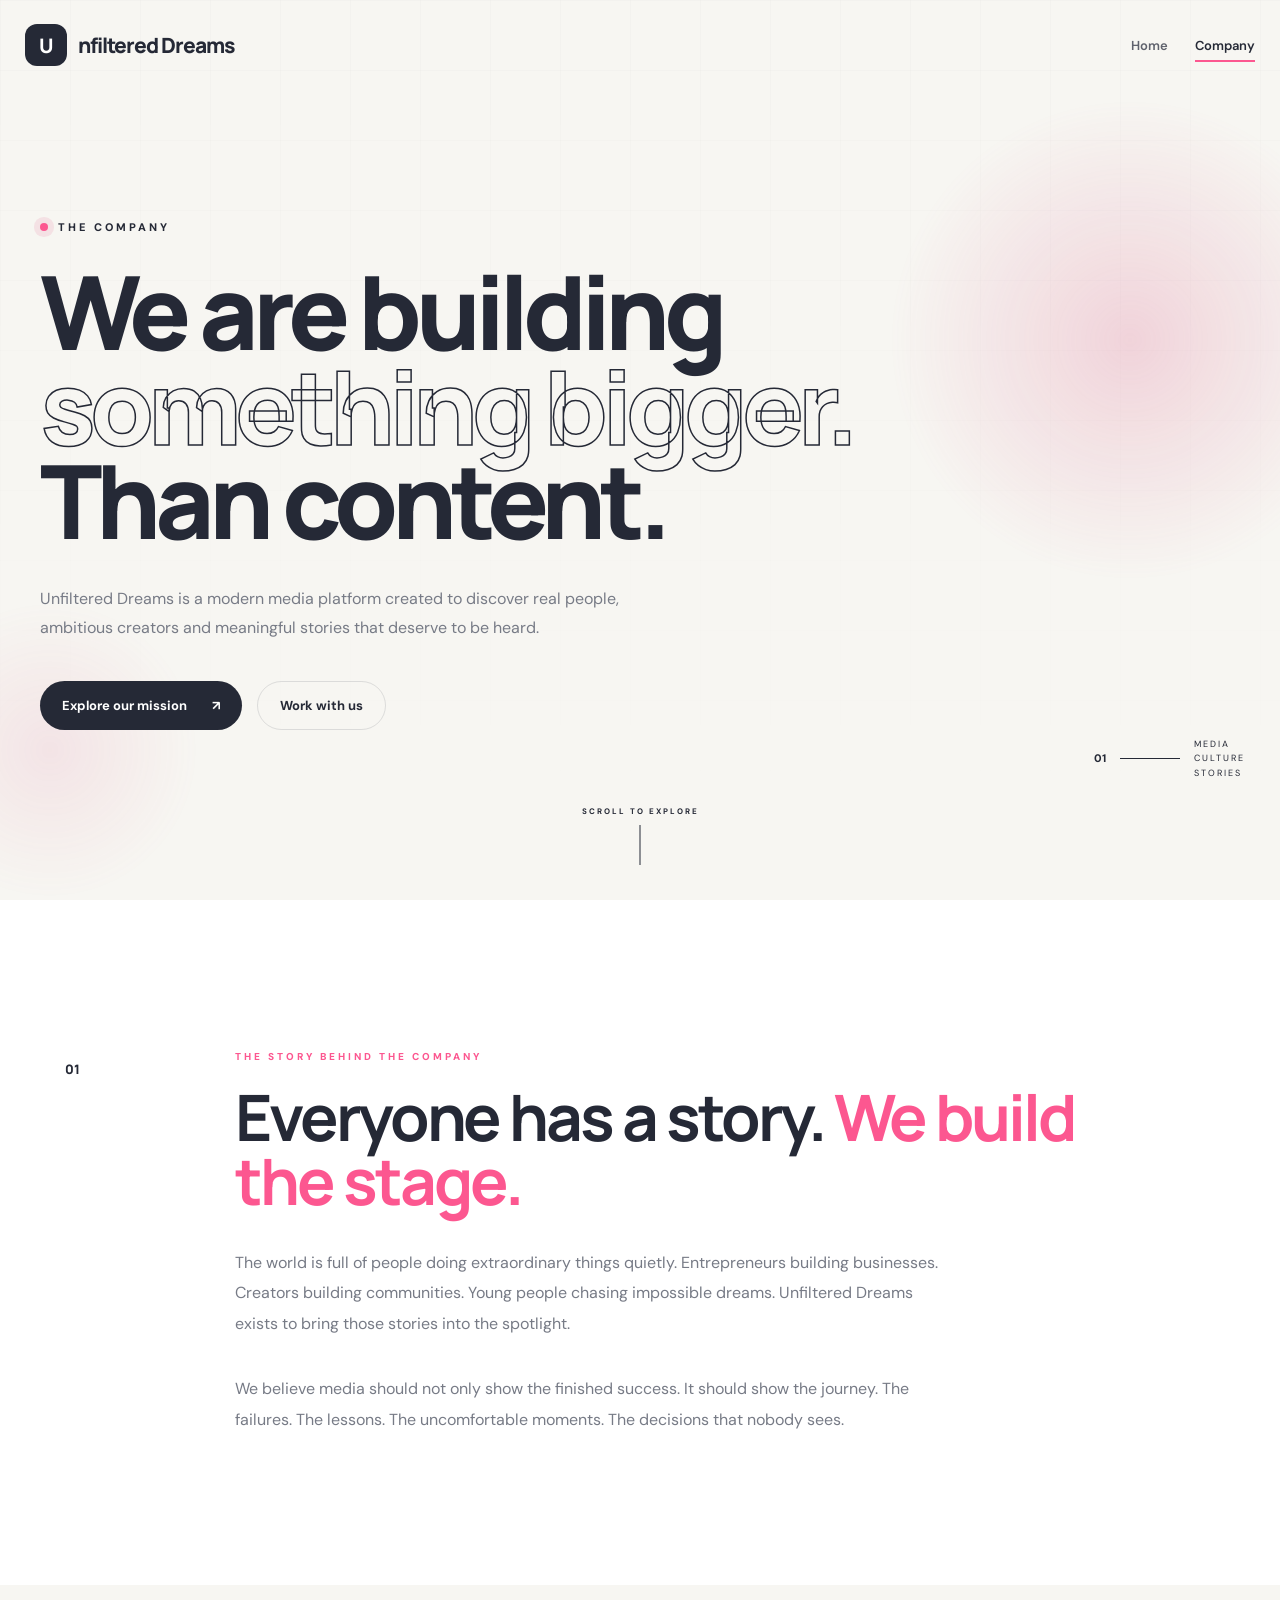
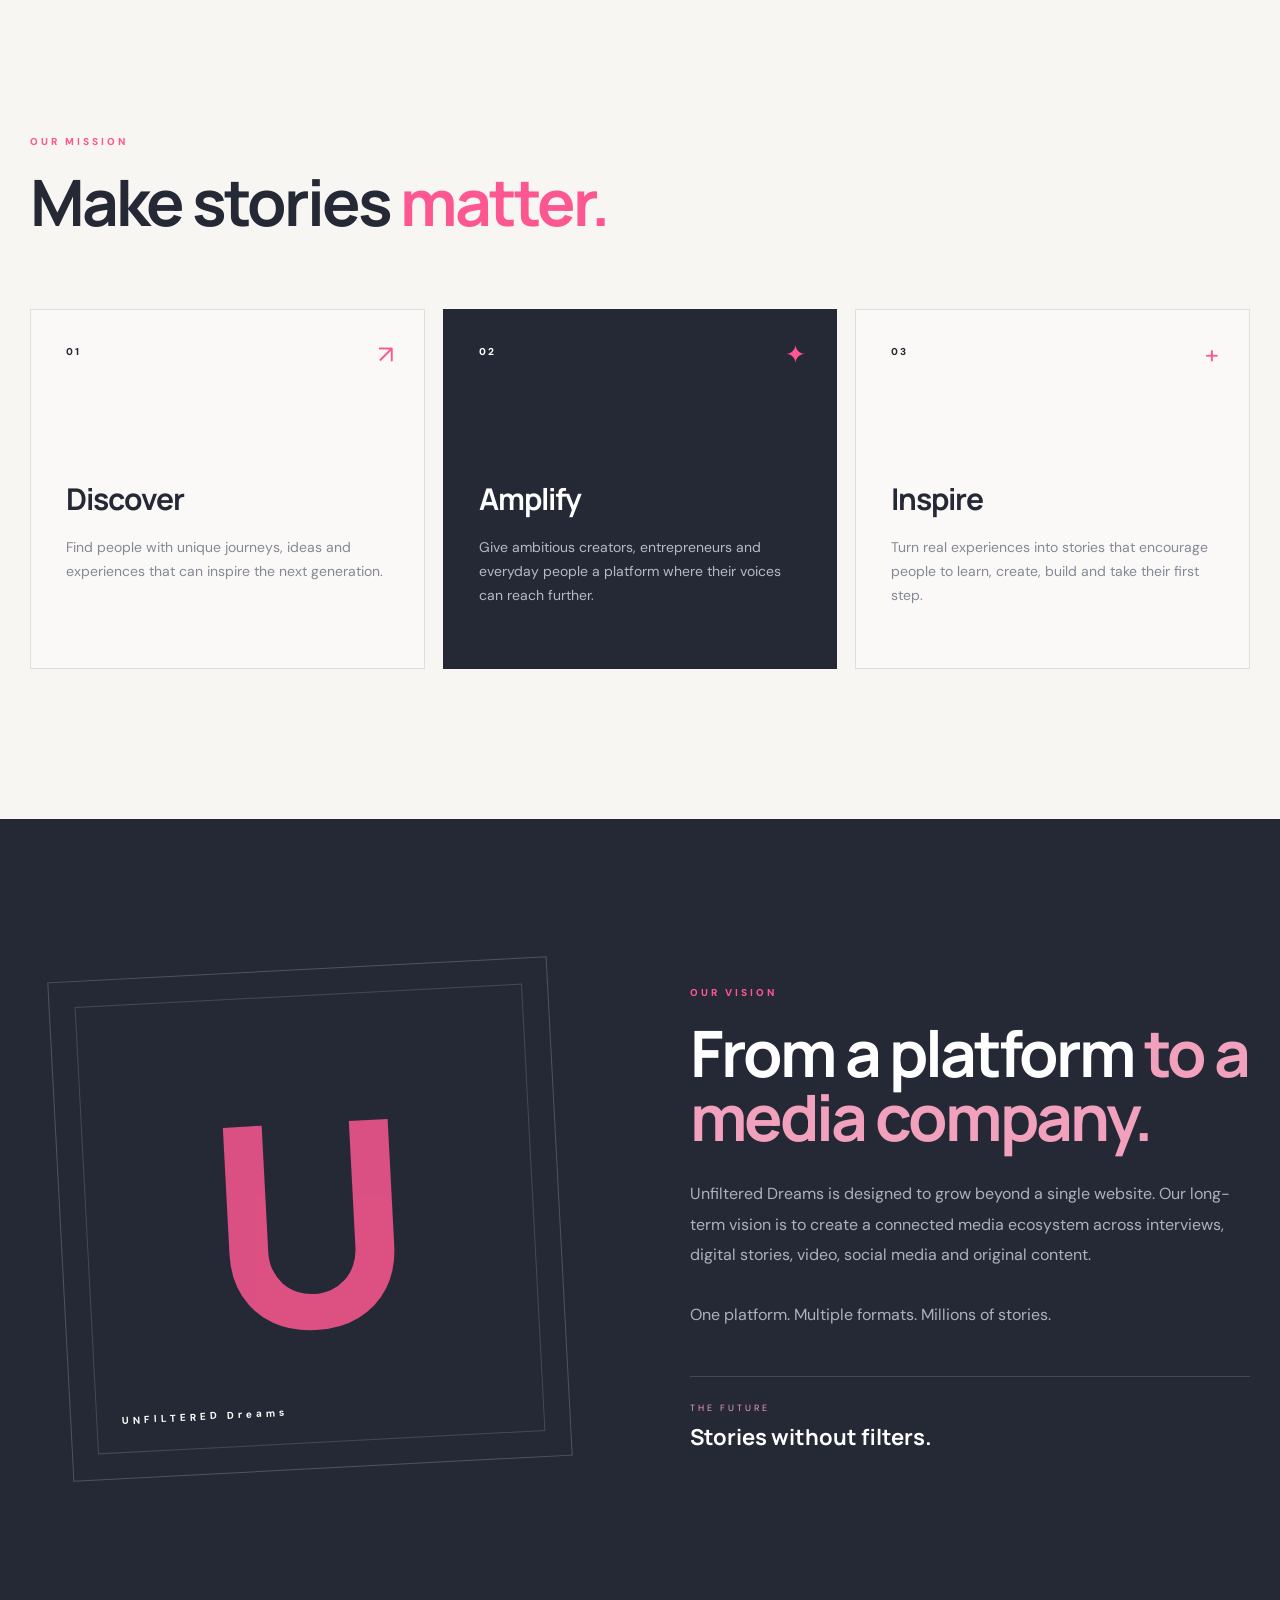
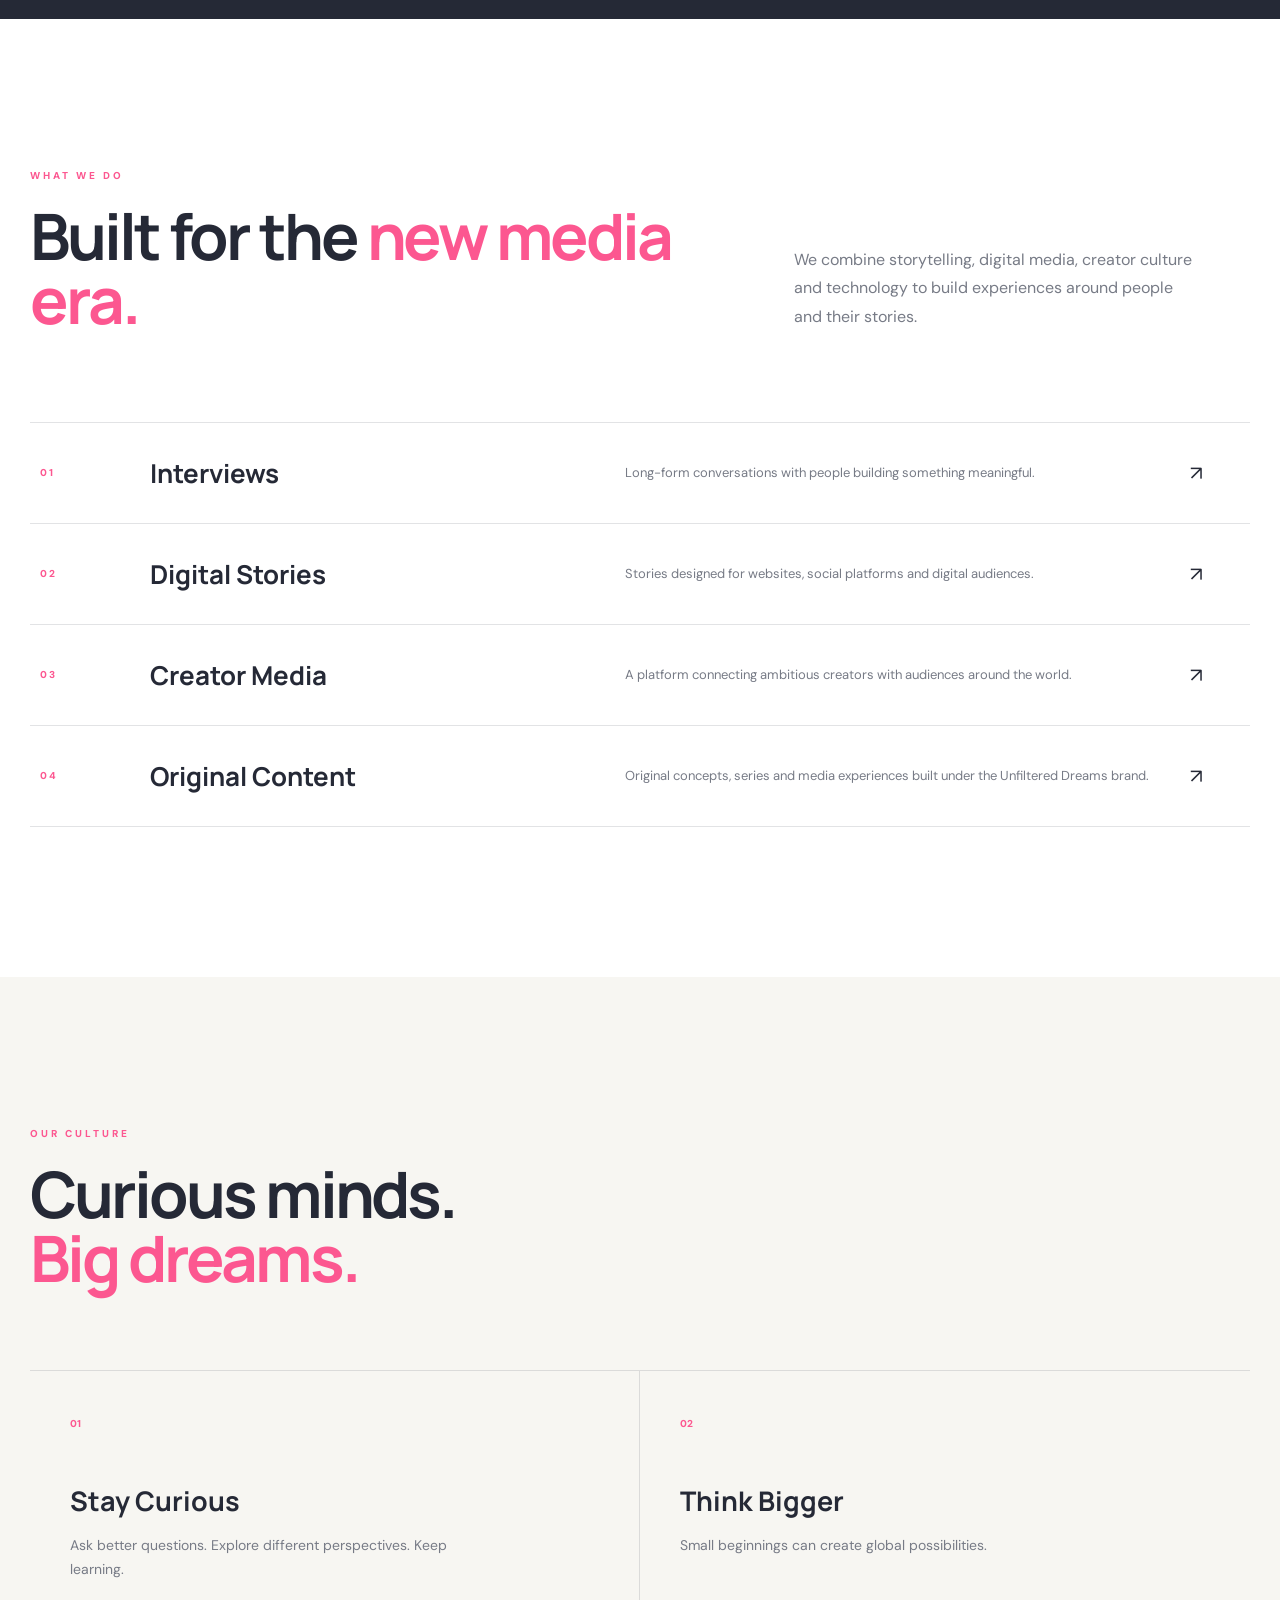
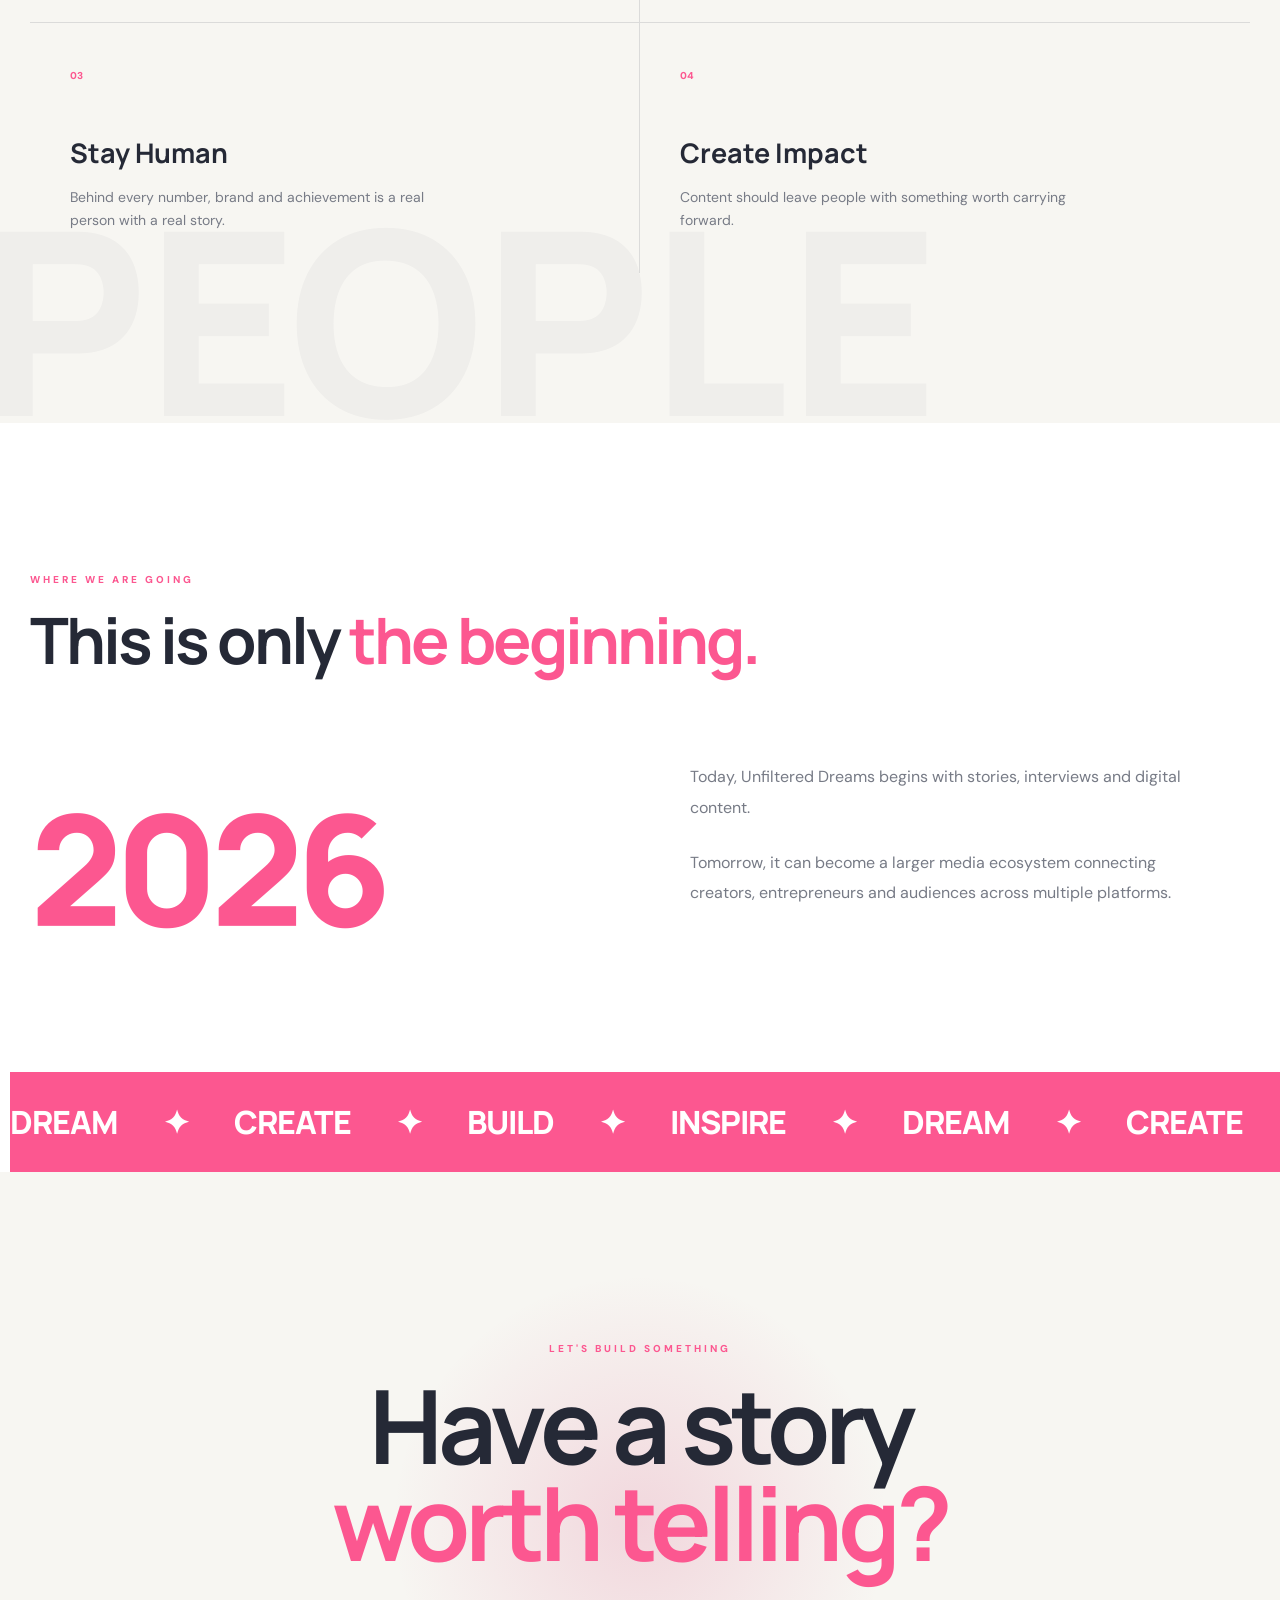
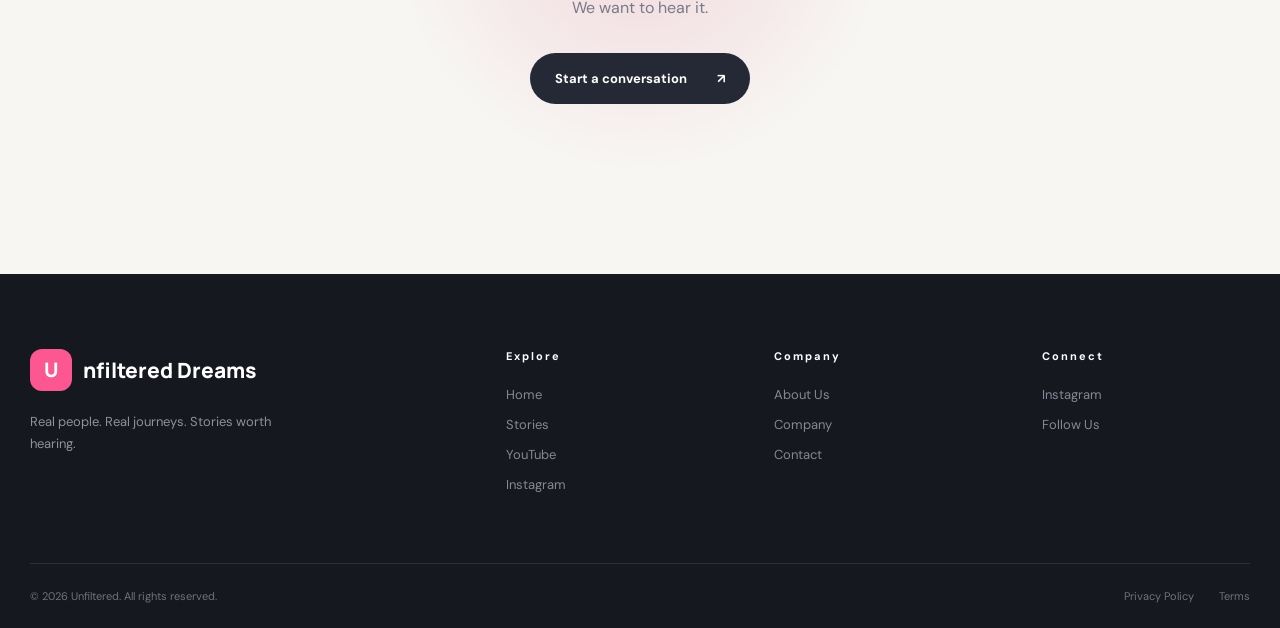
<file: company.html>
<!DOCTYPE html>
<html lang="en">
<head>
    <meta charset="UTF-8">
    <meta name="viewport" content="width=device-width, initial-scale=1.0">

    <title>Company - Unfiltered Dreams</title>

    <meta
        name="description"
        content="Unfiltered is a modern media platform built around real stories, ambitious creators, entrepreneurs and people who inspire others."
    >

    <!-- Google Font -->
    <link rel="preconnect" href="https://fonts.googleapis.com">
    <link rel="preconnect" href="https://fonts.gstatic.com" crossorigin>

    <link
        href="https://fonts.googleapis.com/css2?family=DM+Sans:wght@400;500;600;700&family=Manrope:wght@400;500;600;700;800&display=swap"
        rel="stylesheet"
    >

    <!-- Main Company CSS -->
    <link rel="stylesheet" href="css/company.css">
    
</head>

<body>

    


    <!-- =====================================================
         NAVIGATION
    ====================================================== -->

    <header class="company-header">

        <div class="nav-container">

            <a href="index.html" class="brand">

                <div class="brand-icon">
                    <span>U</span>
                </div>

                <span class="brand-name">
                    nfiltered Dreams
                </span>

            </a>


            <nav class="desktop-nav">

                <a href="index.html">Home</a>

               

                <a href="company.html" class="active">
                    Company
                </a>

                

            </nav>


           


            <!-- Mobile Menu -->

            <button
                class="menu-toggle"
                id="menuToggle"
                aria-label="Open menu"
            >
                <span></span>
                <span></span>
                <span></span>
            </button>

        </div>


        <!-- Mobile Navigation -->

        <div class="mobile-menu" id="mobileMenu">

            <a href="index.html">Home</a>

            <a href="stories.html">Stories</a>

            <a href="you_tube.html">YouTube</a>

            <a href="instgram.html">Instagram</a>

            <a href="about.html">About</a>

            <a href="company.html">Company</a>

            <a href="contact.html">Contact</a>

            <div class="mobile-divider"></div>

            <a href="contact.html">Log in</a>

            <a href="you_tube.html" class="mobile-join">
                Join free
            </a>

        </div>

    </header>



    <!-- =====================================================
         HERO SECTION
    ====================================================== -->

    <main>

        <section class="company-hero">

            <div class="hero-background-orb hero-orb-one"></div>
            <div class="hero-background-orb hero-orb-two"></div>

            <div class="hero-grid"></div>


            <div class="hero-content">

                <div class="hero-label reveal">
                    <span class="label-dot"></span>

                    THE COMPANY
                </div>


                <h1 class="hero-title reveal">

                    <span>We are building</span>

                    <span class="outline-text">
                        something bigger.
                    </span>

                    <span>Than content.</span>

                </h1>


                <p class="hero-description reveal">

                    Unfiltered Dreams is a modern media platform created to
                    discover real people, ambitious creators and
                    meaningful stories that deserve to be heard.

                </p>


                <div class="hero-buttons reveal">

                    <a href="stories.html" class="primary-button">

                        Explore our mission

                        <span>↗</span>

                    </a>


                    <a href="contact.html" class="secondary-button">

                        Work with us

                    </a>

                </div>

            </div>


            <div class="hero-side-note">

                <span>01</span>

                <div></div>

                <p>
                    MEDIA<br>
                    CULTURE<br>
                    STORIES
                </p>

            </div>


            <div class="scroll-indicator">

                <span>SCROLL TO EXPLORE</span>

                <div class="scroll-line"></div>

            </div>

        </section>



        <!-- =====================================================
             COMPANY INTRO
        ====================================================== -->

        <section class="company-intro">

            <div class="intro-container">

                <div class="section-number">
                    01
                </div>


                <div class="intro-main">

                    <p class="eyebrow">
                        THE STORY BEHIND THE COMPANY
                    </p>


                    <h2>

                        Everyone has a story.
                        <span>We build the stage.</span>

                    </h2>


                    <p class="intro-text">

                        The world is full of people doing extraordinary
                        things quietly.

                        Entrepreneurs building businesses.
                        Creators building communities.
                        Young people chasing impossible dreams.

                        Unfiltered Dreams exists to bring those stories into
                        the spotlight.

                    </p>


                    <p class="intro-text">

                        We believe media should not only show the
                        finished success.

                        It should show the journey.

                        The failures.
                        The lessons.
                        The uncomfortable moments.
                        The decisions that nobody sees.

                    </p>

                </div>

            </div>

        </section>



        <!-- =====================================================
             MISSION SECTION
        ====================================================== -->

        <section class="mission-section" id="mission">

            <div class="mission-container">

                <div class="mission-heading">

                    <p class="eyebrow">
                        OUR MISSION
                    </p>

                    <h2>
                        Make stories
                        <span>matter.</span>
                    </h2>

                </div>


                <div class="mission-cards">

                    <article class="mission-card">

                        <div class="card-number">
                            01
                        </div>

                        <div class="card-icon">
                            ↗
                        </div>

                        <h3>
                            Discover
                        </h3>

                        <p>
                            Find people with unique journeys,
                            ideas and experiences that can inspire
                            the next generation.
                        </p>

                    </article>


                    <article class="mission-card featured-card">

                        <div class="card-number">
                            02
                        </div>

                        <div class="card-icon">
                            ✦
                        </div>

                        <h3>
                            Amplify
                        </h3>

                        <p>
                            Give ambitious creators, entrepreneurs
                            and everyday people a platform where
                            their voices can reach further.
                        </p>

                    </article>


                    <article class="mission-card">

                        <div class="card-number">
                            03
                        </div>

                        <div class="card-icon">
                            +
                        </div>

                        <h3>
                            Inspire
                        </h3>

                        <p>
                            Turn real experiences into stories that
                            encourage people to learn, create,
                            build and take their first step.
                        </p>

                    </article>

                </div>

            </div>

        </section>



        <!-- =====================================================
             VISION SECTION
        ====================================================== -->

        <section class="vision-section">

            <div class="vision-container">

                <div class="vision-image-area">

                    <div class="vision-frame">

                        <div class="vision-frame-inner">

                            <div class="vision-big-letter">
                                U
                            </div>

                            <div class="vision-frame-word">
                                UNFILTERED Dreams
                            </div>

                        </div>

                    </div>

                </div>


                <div class="vision-content">

                    <p class="eyebrow">
                        OUR VISION
                    </p>


                    <h2>
                        From a platform
                        <span>to a media company.</span>
                    </h2>


                    <p>

                        Unfiltered Dreams is designed to grow beyond a
                        single website.

                        Our long-term vision is to create a connected
                        media ecosystem across interviews, digital
                        stories, video, social media and original
                        content.

                    </p>


                    <p>

                        One platform.

                        Multiple formats.

                        Millions of stories.

                    </p>


                    <div class="vision-line"></div>


                    <div class="vision-statement">

                        <span>THE FUTURE</span>

                        <strong>
                            Stories without filters.
                        </strong>

                    </div>

                </div>

            </div>

        </section>



        <!-- =====================================================
             WHAT WE DO
        ====================================================== -->

        <section class="services-section">

            <div class="services-container">

                <div class="services-top">

                    <div>

                        <p class="eyebrow">
                            WHAT WE DO
                        </p>

                        <h2>
                            Built for the
                            <span>new media era.</span>
                        </h2>

                    </div>


                    <p class="services-intro">

                        We combine storytelling, digital media,
                        creator culture and technology to build
                        experiences around people and their stories.

                    </p>

                </div>


                <div class="services-list">

                    <div class="service-row">

                        <span class="service-number">
                            01
                        </span>

                        <h3>
                            Interviews
                        </h3>

                        <p>
                            Long-form conversations with people
                            building something meaningful.
                        </p>

                        <span class="service-arrow">
                            ↗
                        </span>

                    </div>


                    <div class="service-row">

                        <span class="service-number">
                            02
                        </span>

                        <h3>
                            Digital Stories
                        </h3>

                        <p>
                            Stories designed for websites,
                            social platforms and digital audiences.
                        </p>

                        <span class="service-arrow">
                            ↗
                        </span>

                    </div>


                    <div class="service-row">

                        <span class="service-number">
                            03
                        </span>

                        <h3>
                            Creator Media
                        </h3>

                        <p>
                            A platform connecting ambitious creators
                            with audiences around the world.
                        </p>

                        <span class="service-arrow">
                            ↗
                        </span>

                    </div>


                    <div class="service-row">

                        <span class="service-number">
                            04
                        </span>

                        <h3>
                            Original Content
                        </h3>

                        <p>
                            Original concepts, series and media
                            experiences built under the Unfiltered Dreams brand.
                        </p>

                        <span class="service-arrow">
                            ↗
                        </span>

                    </div>

                </div>

            </div>

        </section>



        <!-- =====================================================
             CULTURE SECTION
        ====================================================== -->

        <section class="culture-section">

            <div class="culture-background-word">
                PEOPLE
            </div>

            <div class="culture-container">

                <div class="culture-heading">

                    <p class="eyebrow">
                        OUR CULTURE
                    </p>

                    <h2>
                        Curious minds.
                        <br>
                        <span>Big dreams.</span>
                    </h2>

                </div>


                <div class="culture-grid">

                    <div class="culture-item">

                        <span>01</span>

                        <h3>
                            Stay Curious
                        </h3>

                        <p>
                            Ask better questions. Explore different
                            perspectives. Keep learning.
                        </p>

                    </div>


                    <div class="culture-item">

                        <span>02</span>

                        <h3>
                            Think Bigger
                        </h3>

                        <p>
                            Small beginnings can create global
                            possibilities.
                        </p>

                    </div>


                    <div class="culture-item">

                        <span>03</span>

                        <h3>
                            Stay Human
                        </h3>

                        <p>
                            Behind every number, brand and achievement
                            is a real person with a real story.
                        </p>

                    </div>


                    <div class="culture-item">

                        <span>04</span>

                        <h3>
                            Create Impact
                        </h3>

                        <p>
                            Content should leave people with something
                            worth carrying forward.
                        </p>

                    </div>

                </div>

            </div>

        </section>



        <!-- =====================================================
             FUTURE SECTION
        ====================================================== -->

        <section class="future-section">

            <div class="future-container">

                <div class="future-top">

                    <p class="eyebrow">
                        WHERE WE ARE GOING
                    </p>

                    <h2>
                        This is only
                        <span>the beginning.</span>
                    </h2>

                </div>


                <div class="future-content">

                    <div class="future-number">
                        2026
                    </div>


                    <div class="future-copy">

                        <p>
                            Today, Unfiltered Dreams begins with stories,
                            interviews and digital content.
                        </p>

                        <p>
                            Tomorrow, it can become a larger media
                            ecosystem connecting creators,
                            entrepreneurs and audiences across
                            multiple platforms.
                        </p>

                    </div>

                </div>


                <div class="future-marquee">

                    <div class="marquee-track">

                        <span>
                            DREAM
                        </span>

                        <span>✦</span>

                        <span>
                            CREATE
                        </span>

                        <span>✦</span>

                        <span>
                            BUILD
                        </span>

                        <span>✦</span>

                        <span>
                            INSPIRE
                        </span>

                        <span>✦</span>

                        <span>
                            DREAM
                        </span>

                        <span>✦</span>

                        <span>
                            CREATE
                        </span>

                    </div>

                </div>

            </div>

        </section>



        <!-- =====================================================
             CTA SECTION
        ====================================================== -->

        <section class="company-cta">

            <div class="cta-orb"></div>

            <div class="cta-content">

                <p class="eyebrow">
                    LET'S BUILD SOMETHING
                </p>


                <h2>
                    Have a story
                    <span>worth telling?</span>
                </h2>


                <p>
                    We want to hear it.
                </p>


                <a href="contact.html" class="cta-button">

                    Start a conversation

                    <span>↗</span>

                </a>

            </div>

        </section>

    </main>



    <!-- =====================================================
         FOOTER
    ====================================================== -->

    <footer class="company-footer">

        <div class="footer-main">

            <div class="footer-brand">

                <a href="index.html" class="footer-logo">

                    <div class="brand-icon">
                        U
                    </div>

                    <span>
                        nfiltered Dreams
                    </span>

                </a>


                <p>
                    Real people.
                    Real journeys.
                    Stories worth hearing.
                </p>

            </div>


            <div class="footer-column">

                <h4>
                    Explore
                </h4>

                <a href="index.html">Home</a>

                <a href="stories.html">Stories</a>

                <a href="you_tube.html">YouTube</a>

                <a href="instgram.html">Instagram</a>

            </div>


            <div class="footer-column">

                <h4>
                    Company
                </h4>

                <a href="about.html">About Us</a>

                <a href="company.html">Company</a>

                <a href="contact.html">Contact</a>

                

            </div>


            <div class="footer-column">

                <h4>
                    Connect
                </h4>

                <a href="instgram.html">
                    Instagram
                </a>

                <!-- <a href="you_tube.html">
                    YouTube
                </a> -->

                <a href="social_media.html">
                    Follow Us
                </a>

                <!-- <a href="">
                    Email
                </a> -->

            </div>

        </div>


        <div class="footer-bottom">

            <p>
                © 2026 Unfiltered Dreams. All rights reserved.
            </p>


            <div>

                <a href="privacy.html">
                    Privacy Policy
                </a>

                <a href="terms.html">
                    Terms
                </a>

            </div>

        </div>

    </footer>



    <!-- =====================================================
         COMPANY JAVASCRIPT
    ====================================================== -->

    <script src="js/company.js"></script>

    

    


</body>
</html>
</file>
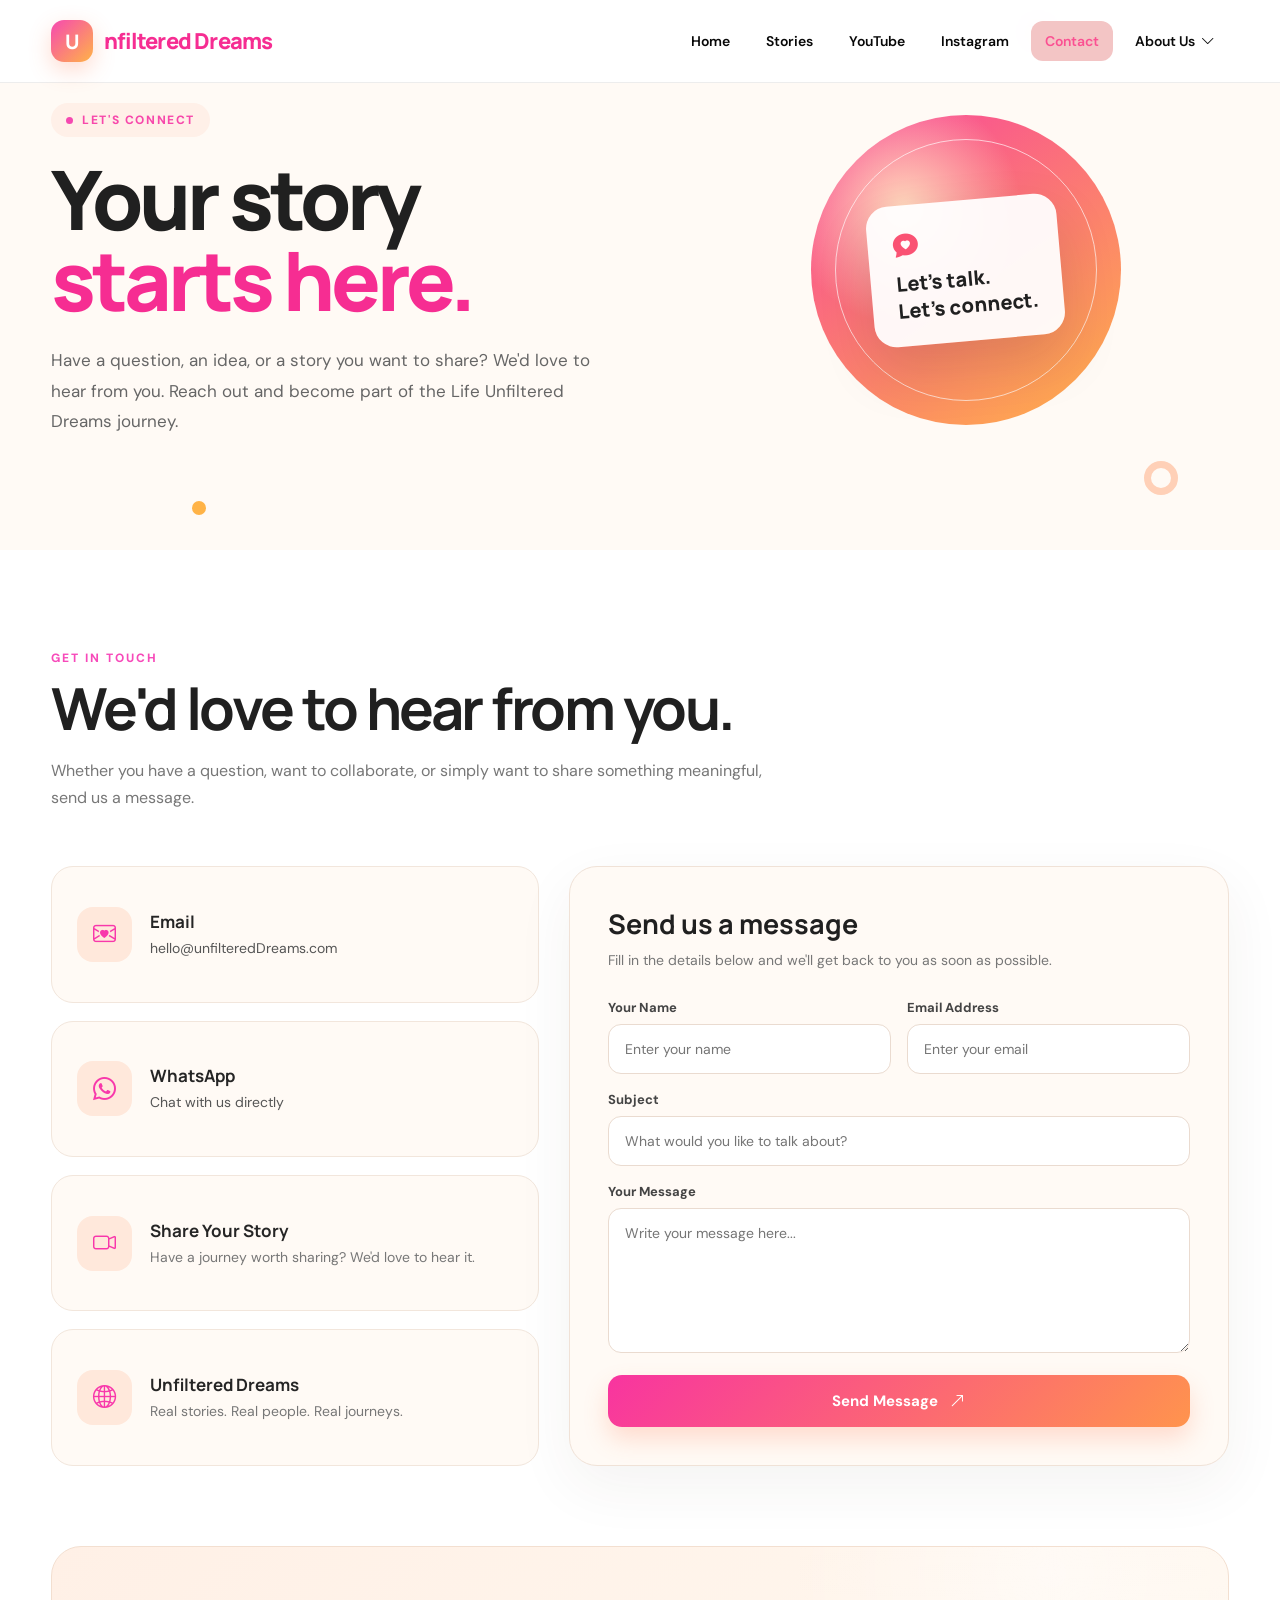
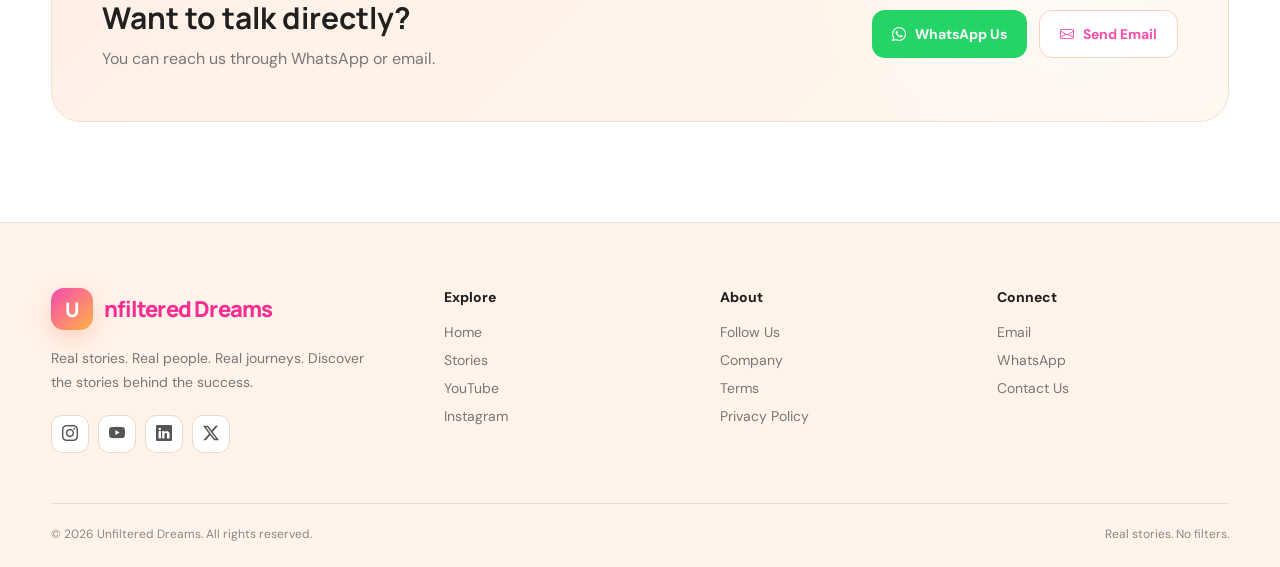
<file: contact.html>
<!DOCTYPE html>
<html lang="en">

<head>
    <meta charset="UTF-8">
    <meta name="viewport" content="width=device-width, initial-scale=1.0">

    <meta name="description"
        content="Contact Life Unfiltered — Connect with us, share your story, or get in touch with our team.">

    <title>Contact | Unfiltered Dreams</title>

    <!-- Google Fonts -->
    <link rel="preconnect" href="https://fonts.googleapis.com">
    <link rel="preconnect" href="https://fonts.gstatic.com" crossorigin>

    <link
        href="https://fonts.googleapis.com/css2?family=DM+Sans:wght@400;500;600;700&family=Manrope:wght@400;500;600;700;800&display=swap"
        rel="stylesheet">

    <!-- Bootstrap Icons -->
    <link rel="stylesheet"
        href="https://cdn.jsdelivr.net/npm/bootstrap-icons@1.11.3/font/bootstrap-icons.min.css">

    <style>

        /* =====================================================
           GLOBAL
        ===================================================== */

        * {
            margin: 0;
            padding: 0;
            box-sizing: border-box;
        }

        html {
            scroll-behavior: smooth;
        }

        body {
            font-family: "DM Sans", sans-serif;
            background: #fffaf5;
            color: #171717;
            overflow-x: hidden;
        }

        a {
            text-decoration: none;
        }

        ::selection {
            background: #f54d99;
            color: #ffffff;
        }


        /* =====================================================
           HEADER
        ===================================================== */

        .lu-header {
            width: 100%;
            position: fixed;
            z-index: 1000;
           background: rgba(255, 255, 255, 0.96);
            backdrop-filter: blur(18px);
            border-bottom: 1px solid rgba(30, 30, 30, 0.08);
        }

        .lu-nav {
            width: min(1180px, 92%);
            min-height: 82px;
            margin: auto;

            display: flex;
            align-items: center;
            justify-content: space-between;
            color: black;
        }

        .lu-logo {
            display: flex;
            align-items: center;
            gap: 11px;

            font-family: "Manrope", sans-serif;
            font-size: 22px;
            font-weight: 800;
            color: #f62d92;
            letter-spacing: -0.8px;
        }

        .lu-logo-mark {
            width: 42px;
            height: 42px;
            border-radius: 13px;

            display: grid;
            place-items: center;

            background: linear-gradient(135deg, #f649b1, #ffb347);
            color: #ffffff;

            font-size: 20px;
            box-shadow: 0 8px 22px rgba(255, 112, 67, 0.25);
        }

        .lu-menu {
            display: flex;
            align-items: center;
            gap: 8px;
            color: rgb(243, 242, 242);
        }

        .lu-menu a,
        .lu-about-btn {
            border: 0;
            background: transparent;
            cursor: pointer;

            padding: 11px 14px;
            border-radius: 12px;

            font-family: "DM Sans", sans-serif;
            font-size: 14px;
            font-weight: 600;

            color: #070707;
            transition: 0.3s ease;
        }

        .lu-menu a:hover,
        .lu-about-btn:hover {
            color: #141313;
            background: #f1f0f0;
        }

        .lu-menu a.active {
            color: #fb5092;
            background: #f3c5c5;
        }

        .lu-about {
            position: relative;
            color: rgb(251, 248, 248);
        }

        .lu-about-btn {
            display: flex;
            align-items: center;
            gap: 6px;
            color: rgb(11, 11, 11);
        }

        .lu-dropdown {
            position: absolute;
            top: calc(100% + 10px);
            right: 0;

            min-width: 205px;
            padding: 9px;

            background: #fbfafa;
            border: 1px solid rgba(245, 243, 243, 0.996);
            border-radius: 18px;

            box-shadow: 0 18px 50px rgba(6, 6, 6, 0.992);

            opacity: 0;
            visibility: hidden;
            transform: translateY(8px);

            /* transition: 0.3s ease; */
        }

        .lu-about:hover .lu-dropdown {
            opacity: 1;
            visibility: visible;
            transform: translateY(0);
            color: rgb(246, 246, 246);
        }

        .lu-dropdown a {
            display: block;
            width: 100%;
            color:rgb(9, 8, 8);
        }

        .lu-mobile-btn {
            display: none;

            width: 44px;
            height: 44px;

            border: 0;
            border-radius: 12px;

            background: #f6f4f4;
            color: #020202;

            font-size: 22px;
            cursor: pointer;
        }


        /* =====================================================
           HERO
        ===================================================== */

        .contact-hero {
            position: relative;
            min-height: 520px;

            display: flex;
            align-items: center;

            padding: 90px 0 100px;

            overflow: hidden;
        }

        .hero-container {
            width: min(1180px, 92%);
            margin: auto;

            display: grid;
            grid-template-columns: 1.05fr 0.95fr;
            gap: 70px;
            align-items: center;

            position: relative;
            z-index: 2;
        }

        .hero-small {
            display: inline-flex;
            align-items: center;
            gap: 9px;

            padding: 9px 15px;
            margin-bottom: 22px;

            border-radius: 50px;
            background: #fff0e8;
            color: #f748ab;

            font-size: 12px;
            font-weight: 800;
            letter-spacing: 1.6px;
            text-transform: uppercase;
        }

        .hero-small span {
            width: 7px;
            height: 7px;
            border-radius: 50%;
            background: #f548b0;

            animation: pulse 1.7s infinite;
        }

        @keyframes pulse {
            0% {
                box-shadow: 0 0 0 0 rgba(255, 112, 67, 0.45);
            }

            70% {
                box-shadow: 0 0 0 10px rgba(255, 112, 67, 0);
            }

            100% {
                box-shadow: 0 0 0 0 rgba(255, 112, 67, 0);
            }
        }

        .hero-title {
            font-family: "Manrope", sans-serif;
            font-size: clamp(48px, 7vw, 82px);
            line-height: 0.98;
            letter-spacing: -4px;
            font-weight: 800;

            color: #202020;
        }

        .hero-title .highlight {
            color: #f62d92;
        }

        .hero-text {
            max-width: 570px;
            margin-top: 25px;

            color: #666666;
            font-size: 17px;
            line-height: 1.8;
        }

        .hero-right {
            position: relative;
            min-height: 360px;

            display: flex;
            align-items: center;
            justify-content: center;
        }

        .hero-circle {
            width: 310px;
            height: 310px;

            border-radius: 50%;

            background:
                radial-gradient(circle at 30% 30%, #ffd8bd, transparent 38%),
                linear-gradient(145deg, #f8419f, #ffb347);

            position: relative;

            animation: floating 5s ease-in-out infinite;
        }

        @keyframes floating {

            0%,
            100% {
                transform: translateY(0) rotate(0deg);
            }

            50% {
                transform: translateY(-15px) rotate(3deg);
            }
        }

        .hero-circle::before {
            content: "";
            position: absolute;
            inset: 24px;

            border: 1px solid rgba(255, 255, 255, 0.65);
            border-radius: 50%;
        }

        .hero-message {
            position: absolute;

            padding: 22px 25px;

            border-radius: 22px;
            background: rgba(255, 255, 255, 0.94);

            box-shadow: 0 25px 55px rgba(41, 29, 21, 0.14);

            font-family: "Manrope", sans-serif;
            font-size: 20px;
            font-weight: 800;

            color: #202020;

            transform: rotate(-5deg);
        }

        .hero-message i {
            display: block;
            margin-bottom: 8px;

            color: #fa5273;
            font-size: 25px;
        }

        .floating-dot {
            position: absolute;
            border-radius: 50%;
        }

        .dot-one {
            width: 24px;
            height: 24px;
            background: #f650a5;
            top: 20px;
            right: 18%;
        }

        .dot-two {
            width: 14px;
            height: 14px;
            background: #ffb347;
            bottom: 35px;
            left: 15%;
        }

        .dot-three {
            width: 34px;
            height: 34px;
            border: 7px solid #ffd0b7;
            right: 8%;
            bottom: 55px;
        }


        /* =====================================================
           CONTACT SECTION
        ===================================================== */

        .contact-section {
            padding: 100px 0;
            background: #ffffff;
        }

        .contact-container {
            width: min(1180px, 92%);
            margin: auto;
        }

        .section-heading {
            max-width: 720px;
            margin-bottom: 55px;
        }

        .section-label {
            color: #f74aba;
            font-size: 12px;
            font-weight: 800;
            letter-spacing: 2px;
            text-transform: uppercase;
            margin-bottom: 12px;
        }

        .section-heading h2 {
            font-family: "Manrope", sans-serif;
            font-size: clamp(35px, 5vw, 58px);
            line-height: 1.05;
            letter-spacing: -2.5px;
            color: #202020;
        }

        .section-heading p {
            margin-top: 18px;
            color: #777777;
            line-height: 1.7;
            font-size: 16px;
        }

        .contact-grid {
            display: grid;
            grid-template-columns: 0.85fr 1.15fr;
            gap: 30px;
        }


        /* =====================================================
           CONTACT CARDS
        ===================================================== */

        .contact-info {
            display: grid;
            gap: 18px;
        }

        .contact-card {
            padding: 25px;

            background: #fffaf5;
            border: 1px solid #f2e6dc;
            border-radius: 22px;

            display: flex;
            align-items: center;
            gap: 18px;

            transition: 0.35s ease;
        }

        .contact-card:hover {
            transform: translateY(-5px);
            border-color: #ffc5a8;
            box-shadow: 0 18px 45px rgba(70, 45, 30, 0.08);
        }

        .contact-icon {
            min-width: 55px;
            width: 55px;
            height: 55px;

            border-radius: 16px;

            display: grid;
            place-items: center;

            background: #ffe8db;
            color: #f838ab;

            font-size: 23px;
        }

        .contact-card h3 {
            margin-bottom: 5px;

            font-family: "Manrope", sans-serif;
            font-size: 17px;
            color: #252525;
        }

        .contact-card p {
            color: #777777;
            font-size: 14px;
            line-height: 1.5;
        }

        .contact-card a {
            color: #555555;
            transition: 0.3s;
        }

        .contact-card a:hover {
            color: #f93aa9;
        }


        /* =====================================================
           FORM
        ===================================================== */

        .contact-form-box {
            padding: 38px;

            background: #fffaf5;
            border: 1px solid #f0e2d7;
            border-radius: 28px;

            box-shadow: 0 20px 60px rgba(62, 44, 31, 0.06);
        }

        .contact-form-box h3 {
            font-family: "Manrope", sans-serif;
            font-size: 27px;
            color: #202020;
            margin-bottom: 7px;
        }

        .contact-form-box > p {
            color: #777777;
            font-size: 14px;
            line-height: 1.6;
            margin-bottom: 27px;
        }

        .form-row {
            display: grid;
            grid-template-columns: 1fr 1fr;
            gap: 16px;
        }

        .form-group {
            margin-bottom: 17px;
        }

        .form-group label {
            display: block;
            margin-bottom: 8px;

            color: #444444;
            font-size: 13px;
            font-weight: 700;
        }

        .form-control {
            width: 100%;

            padding: 15px 16px;

            border: 1px solid #eadbd0;
            border-radius: 13px;

            background: #ffffff;

            color: #222222;
            font-family: "DM Sans", sans-serif;
            font-size: 14px;

            outline: none;

            transition: 0.3s ease;
        }

        .form-control:focus {
            border-color: #f059a5;
            box-shadow: 0 0 0 4px rgba(255, 112, 67, 0.09);
        }

        textarea.form-control {
            min-height: 145px;
            resize: vertical;
        }

        .submit-btn {
            width: 100%;

            border: 0;
            border-radius: 14px;

            padding: 16px 20px;

            background: linear-gradient(135deg, #f834a0, #ff944d);
            color: #ffffff;

            font-family: "DM Sans", sans-serif;
            font-size: 15px;
            font-weight: 700;

            cursor: pointer;

            box-shadow: 0 12px 25px rgba(255, 112, 67, 0.22);

            transition: 0.3s ease;
        }

        .submit-btn:hover {
            transform: translateY(-3px);
            box-shadow: 0 17px 30px rgba(255, 112, 67, 0.28);
        }

        .submit-btn i {
            margin-left: 8px;
        }


        /* =====================================================
           WHATSAPP / EMAIL CTA
        ===================================================== */

        .quick-contact {
            margin-top: 80px;

            padding: 50px;

            border-radius: 30px;

            background:
                radial-gradient(circle at 85% 15%, rgba(255, 255, 255, 0.5), transparent 25%),
                linear-gradient(135deg, #fff0e6, #fff8ef);

            border: 1px solid #f3dfd0;

            display: flex;
            align-items: center;
            justify-content: space-between;
            gap: 30px;
        }

        .quick-contact h3 {
            font-family: "Manrope", sans-serif;
            color: #202020;
            font-size: 30px;
            margin-bottom: 8px;
        }

        .quick-contact p {
            color: #777777;
            line-height: 1.6;
        }

        .quick-buttons {
            display: flex;
            gap: 12px;
            flex-wrap: wrap;
        }

        .quick-btn {
            display: inline-flex;
            align-items: center;
            gap: 9px;

            padding: 14px 20px;

            border-radius: 13px;

            font-size: 14px;
            font-weight: 700;

            transition: 0.3s ease;
        }

        .quick-btn.whatsapp {
            background: #25d366;
            color: #ffffff;
        }

        .quick-btn.email {
            background: #ffffff;
            color: #fc4daa;
            border: 1px solid #ffd0bd;
        }

        .quick-btn:hover {
            transform: translateY(-3px);
        }


        /* =====================================================
           FOOTER
        ===================================================== */

        .lu-footer {
            background: #fff3ea;
            border-top: 1px solid #f1ded0;
            padding: 65px 0 25px;
        }

        .footer-container {
            width: min(1180px, 92%);
            margin: auto;
        }

        .footer-grid {
            display: grid;
            grid-template-columns: 1.5fr 1fr 1fr 1fr;
            gap: 45px;
        }

        .footer-brand p {
            max-width: 320px;
            margin-top: 17px;

            color: #777777;
            font-size: 14px;
            line-height: 1.7;
        }

        .footer-title {
            color: #202020;
            font-size: 14px;
            font-weight: 800;
            margin-bottom: 17px;
        }

        .footer-links {
            display: grid;
            gap: 10px;
        }

        .footer-links a {
            color: #777777;
            font-size: 14px;
            transition: 0.25s ease;
        }

        .footer-links a:hover {
            color: #ef41ac;
            transform: translateX(3px);
        }

        .social-links {
            display: flex;
            gap: 9px;
            margin-top: 20px;
        }

        .social-links a {
            width: 38px;
            height: 38px;

            display: grid;
            place-items: center;

            border-radius: 11px;

            background: #ffffff;
            border: 1px solid #ead9cc;

            color: #555555;

            transition: 0.3s ease;
        }

        .social-links a:hover {
            color: #ffffff;
            background: #ff7043;
            border-color: #ff7043;
            transform: translateY(-3px);
        }

        .footer-bottom {
            margin-top: 50px;
            padding-top: 22px;

            border-top: 1px solid #eadbd0;

            display: flex;
            align-items: center;
            justify-content: space-between;
            gap: 20px;

            color: #888888;
            font-size: 12px;
        }


        /* =====================================================
           SCROLL ANIMATION
        ===================================================== */

        .reveal {
            opacity: 0;
            transform: translateY(30px);
            transition: opacity 0.8s ease, transform 0.8s ease;
        }

        .reveal.show {
            opacity: 1;
            transform: translateY(0);
        }


        /* =====================================================
           RESPONSIVE
        ===================================================== */

        @media (max-width: 900px) {

            .lu-menu {
                position: absolute;
                top: 82px;
                left: 4%;

                width: 92%;

                padding: 15px;

                display: none;
                flex-direction: column;
                align-items: stretch;

                background: #ffffff;

                border: 1px solid #eadfd8;
                border-radius: 18px;

                box-shadow: 0 20px 45px rgba(40, 30, 20, 0.12);
            }

            .lu-menu.active {
                display: flex;
            }

            .lu-menu a,
            .lu-about-btn {
                width: 100%;
                text-align: left;
            }

            .lu-mobile-btn {
                display: grid;
                place-items: center;
            }

            .lu-about:hover .lu-dropdown {
                opacity: 0;
                visibility: hidden;
                transform: translateY(8px);
            }

            .lu-about.open .lu-dropdown {
                position: static;

                margin-top: 5px;

                opacity: 1;
                visibility: visible;
                transform: none;

                box-shadow: none;
                border: 0;

                background: #fffaf5;
            }

            .hero-container {
                grid-template-columns: 1fr;
                text-align: center;
            }

            .hero-text {
                margin-left: auto;
                margin-right: auto;
            }

            .hero-right {
                min-height: 300px;
            }

            .contact-grid {
                grid-template-columns: 1fr;
            }

            .quick-contact {
                flex-direction: column;
                align-items: flex-start;
            }

            .footer-grid {
                grid-template-columns: 1fr 1fr;
            }
        }


        @media (max-width: 600px) {

            .lu-nav {
                min-height: 72px;
            }

            .lu-menu {
                top: 72px;
            }

            .contact-hero {
                padding: 70px 0;
            }

            .hero-title {
                letter-spacing: -2.5px;
            }

            .hero-circle {
                width: 245px;
                height: 245px;
            }

            .hero-message {
                font-size: 16px;
                padding: 17px 19px;
            }

            .contact-section {
                padding: 70px 0;
            }

            .contact-form-box {
                padding: 25px 20px;
            }

            .form-row {
                grid-template-columns: 1fr;
                gap: 0;
            }

            .quick-contact {
                padding: 30px 24px;
            }

            .quick-contact h3 {
                font-size: 25px;
            }

            .footer-grid {
                grid-template-columns: 1fr;
                gap: 30px;
            }

            .footer-bottom {
                flex-direction: column;
                align-items: flex-start;
            }
        }

    </style>
</head>


<body>


    <!-- =====================================================
         HEADER
    ====================================================== -->

    <header class="lu-header">

        <nav class="lu-nav">

            <a href="index.html" class="lu-logo">

                <span class="lu-logo-mark">
                    U
                </span>

                 nfiltered Dreams

            </a>


            <button class="lu-mobile-btn" id="mobileMenuBtn" aria-label="Open Menu">
                <i class="bi bi-list"></i>
            </button>


            <div class="lu-menu" id="luMenu">

                <a href="index.html">
                    Home
                </a>

                <a href="stories.html">
                    Stories
                </a>

                <a href="you_tube.html">
                    YouTube
                </a>

                <a href="instgram.html">
                    Instagram
                </a>
                <a href="contact.html" class="active">Contact</a>

                <div class="lu-about" id="aboutMenu">

                    <button class="lu-about-btn">
                        About Us
                        <i class="bi bi-chevron-down"></i>
                    </button>

                    <div class="lu-dropdown">

                        <a href="social_media.html">
                            Follow Us
                        </a>

                        <a href="company.html">
                            Company
                        </a>

                        <a href="terms.html">
                            Terms
                        </a>

                        <a href="privacy.html">
                            Privacy Policy
                        </a>

                    </div>

                </div>

                
            </div>

        </nav>

    </header>



    <!-- =====================================================
         HERO
    ====================================================== -->

    <section class="contact-hero">

        <span class="floating-dot dot-one"></span>
        <span class="floating-dot dot-two"></span>
        <span class="floating-dot dot-three"></span>


        <div class="hero-container">

            <div class="hero-content reveal">

                <div class="hero-small">
                    <span></span>
                    Let's Connect
                </div>

                <h1 class="hero-title">
                    Your story
                    <br>
                    <span class="highlight">starts here.</span>
                </h1>

                <p class="hero-text">
                    Have a question, an idea, or a story you want to share?
                    We'd love to hear from you. Reach out and become part
                    of the Life Unfiltered Dreams journey.
                </p>

            </div>


            <div class="hero-right reveal">

                <div class="hero-circle"></div>

                <div class="hero-message">

                    <i class="bi bi-chat-heart-fill"></i>

                    Let's talk.
                    <br>
                    Let's connect.

                </div>

            </div>

        </div>

    </section>



    <!-- =====================================================
         CONTACT
    ====================================================== -->

    <section class="contact-section">

        <div class="contact-container">


            <div class="section-heading reveal">

                <div class="section-label">
                    GET IN TOUCH
                </div>

                <h2>
                    We'd love to
                    hear from you.
                </h2>

                <p>
                    Whether you have a question, want to collaborate,
                    or simply want to share something meaningful,
                    send us a message.
                </p>

            </div>



            <div class="contact-grid">


                <!-- CONTACT INFORMATION -->

                <div class="contact-info reveal">


                    <div class="contact-card">

                        <div class="contact-icon">
                            <i class="bi bi-envelope-heart"></i>
                        </div>

                        <div>

                            <h3>
                                Email
                            </h3>

                            <p>
                                <a href="mailto:hello@lifeunfiltered.com">
                                    hello@unfilteredDreams.com
                                </a>
                            </p>

                        </div>

                    </div>



                    <div class="contact-card">

                        <div class="contact-icon">
                            <i class="bi bi-whatsapp"></i>
                        </div>

                        <div>

                            <h3>
                                WhatsApp
                            </h3>

                            <p>
                                <a href="https://wa.me/919999999999" target="_blank">
                                    Chat with us directly
                                </a>
                            </p>

                        </div>

                    </div>



                    <div class="contact-card">

                        <div class="contact-icon">
                            <i class="bi bi-camera-video"></i>
                        </div>

                        <div>

                            <h3>
                                Share Your Story
                            </h3>

                            <p>
                                Have a journey worth sharing?
                                We'd love to hear it.
                            </p>

                        </div>

                    </div>



                    <div class="contact-card">

                        <div class="contact-icon">
                            <i class="bi bi-globe2"></i>
                        </div>

                        <div>

                            <h3>
                                 Unfiltered Dreams
                            </h3>

                            <p>
                                Real stories. Real people. Real journeys.
                            </p>

                        </div>

                    </div>

                </div>



                <!-- CONTACT FORM -->

                <div class="contact-form-box reveal">

                    <h3>
                        Send us a message
                    </h3>

                    <p>
                        Fill in the details below and we'll get back
                        to you as soon as possible.
                    </p>


                    <form id="contactForm">


                        <div class="form-row">

                            <div class="form-group">

                                <label for="name">
                                    Your Name
                                </label>

                                <input
                                    type="text"
                                    id="name"
                                    class="form-control"
                                    placeholder="Enter your name"
                                    required
                                >

                            </div>


                            <div class="form-group">

                                <label for="email">
                                    Email Address
                                </label>

                                <input
                                    type="email"
                                    id="email"
                                    class="form-control"
                                    placeholder="Enter your email"
                                    required
                                >

                            </div>

                        </div>



                        <div class="form-group">

                            <label for="subject">
                                Subject
                            </label>

                            <input
                                type="text"
                                id="subject"
                                class="form-control"
                                placeholder="What would you like to talk about?"
                                required
                            >

                        </div>



                        <div class="form-group">

                            <label for="message">
                                Your Message
                            </label>

                            <textarea
                                id="message"
                                class="form-control"
                                placeholder="Write your message here..."
                                required
                            ></textarea>

                        </div>



                        <button type="submit" class="submit-btn">

                            Send Message

                            <i class="bi bi-arrow-up-right"></i>

                        </button>

                    </form>

                </div>

            </div>



            <!-- QUICK CONTACT -->

            <div class="quick-contact reveal">

                <div>

                    <h3>
                        Want to talk directly?
                    </h3>

                    <p>
                        You can reach us through WhatsApp or email.
                    </p>

                </div>


                <div class="quick-buttons">

                    <!-- Replace the number with your real WhatsApp number -->

                    <a
                        href="https://wa.me/9284027564"
                        target="_blank"
                        class="quick-btn whatsapp">

                        <i class="bi bi-whatsapp"></i>

                        WhatsApp Us

                    </a>


                    <!-- Replace the email with your real email -->

                    <a
                        href="mailto:hello@lifeunfiltered.com"
                        class="quick-btn email">

                        <i class="bi bi-envelope"></i>

                        Send Email

                    </a>

                </div>

            </div>

        </div>

    </section>



    <!-- =====================================================
         FOOTER
    ====================================================== -->

    <footer class="lu-footer">

        <div class="footer-container">

            <div class="footer-grid">


                <div class="footer-brand">

                    <a href="index.html" class="lu-logo">

                        <span class="lu-logo-mark">
                            U
                        </span>

                         nfiltered Dreams

                    </a>

                    <p>
                        Real stories. Real people. Real journeys.
                        Discover the stories behind the success.
                    </p>


                    <div class="social-links">

                        <a href="instgram.html" aria-label="Instagram">
                            <i class="bi bi-instagram"></i>
                        </a>

                        <a href="you_tube.html" aria-label="YouTube">
                            <i class="bi bi-youtube"></i>
                        </a>

                        <a href="social_media.html" aria-label="social media">
                            <i class="bi bi-linkedin"></i>
                        </a>

                        <a href="social_media.html" aria-label="Twitter">
                            <i class="bi bi-twitter-x"></i>
                        </a>

                    </div>

                </div>



                <div>

                    <div class="footer-title">
                        Explore
                    </div>

                    <div class="footer-links">

                        <a href="index.html">
                            Home
                        </a>

                        <a href="stories.html">
                            Stories
                        </a>

                        <a href="you_tube.html">
                            YouTube
                        </a>

                        <a href="instgram.html">
                            Instagram
                        </a>

                    </div>

                </div>



                <div>

                    <div class="footer-title">
                        About
                    </div>

                    <div class="footer-links">

                        <a href="social_media.html">
                            Follow Us
                        </a>

                        <a href="company.html">
                            Company
                        </a>

                        <a href="terms.html">
                            Terms
                        </a>

                        <a href="privacy.html">
                            Privacy Policy
                        </a>

                    </div>

                </div>



                <div>

                    <div class="footer-title">
                        Connect
                    </div>

                    <div class="footer-links">

                        <a href="mailto:hello@lifeunfiltered.com">
                            Email
                        </a>

                        <a href="https://wa.me/919284027564" target="_blank">
                            WhatsApp
                        </a>

                        <a href="contact.html">
                            Contact Us
                        </a>

                    </div>

                </div>

            </div>



            <div class="footer-bottom">

                <span>
                    © 2026  Unfiltered Dreams. All rights reserved.
                </span>

                <span>
                    Real stories. No filters.
                </span>

            </div>

        </div>

    </footer>



    <!-- =====================================================
         JAVASCRIPT
    ====================================================== -->

    <script>

        /* ==============================
           MOBILE MENU
        ============================== */

        const mobileMenuBtn =
            document.getElementById("mobileMenuBtn");

        const luMenu =
            document.getElementById("luMenu");

        const aboutMenu =
            document.getElementById("aboutMenu");

        const aboutButton =
            document.querySelector(".lu-about-btn");


        mobileMenuBtn.addEventListener("click", function () {

            luMenu.classList.toggle("active");

            const icon =
                mobileMenuBtn.querySelector("i");

            if (luMenu.classList.contains("active")) {

                icon.classList.remove("bi-list");
                icon.classList.add("bi-x-lg");

            } else {

                icon.classList.remove("bi-x-lg");
                icon.classList.add("bi-list");

            }

        });


        /* ==============================
           MOBILE ABOUT DROPDOWN
        ============================== */

        aboutButton.addEventListener("click", function (event) {

            if (window.innerWidth <= 900) {

                event.preventDefault();

                aboutMenu.classList.toggle("open");

            }

        });



        /* ==============================
           CLOSE MENU WHEN LINK CLICKED
        ============================== */

        document.querySelectorAll(".lu-menu a").forEach(function (link) {

            link.addEventListener("click", function () {

                if (window.innerWidth <= 900) {

                    luMenu.classList.remove("active");

                    aboutMenu.classList.remove("open");

                    const icon =
                        mobileMenuBtn.querySelector("i");

                    icon.classList.remove("bi-x-lg");
                    icon.classList.add("bi-list");

                }

            });

        });



        /* ==============================
           SCROLL REVEAL
        ============================== */

        const revealElements =
            document.querySelectorAll(".reveal");


        const revealObserver =
            new IntersectionObserver(

                function (entries) {

                    entries.forEach(function (entry) {

                        if (entry.isIntersecting) {

                            entry.target.classList.add("show");

                            revealObserver.unobserve(entry.target);

                        }

                    });

                },

                {
                    threshold: 0.12
                }

            );


        revealElements.forEach(function (element) {

            revealObserver.observe(element);

        });



        /* ==============================
           CONTACT FORM
        ============================== */

        const contactForm =
            document.getElementById("contactForm");


        contactForm.addEventListener("submit", function (event) {

            event.preventDefault();


            const name =
                document.getElementById("name").value.trim();

            const email =
                document.getElementById("email").value.trim();

            const subject =
                document.getElementById("subject").value.trim();

            const message =
                document.getElementById("message").value.trim();


            if (!name || !email || !subject || !message) {

                alert("Please fill in all the fields.");

                return;

            }


            /*
             * This currently opens the visitor's email app.
             *
             * Replace hello@lifeunfiltered.com
             * with your actual email address.
             */

            const recipient =
                "hello@lifeunfiltered.com";


            const mailSubject =
                encodeURIComponent(subject);

            const mailBody =
                encodeURIComponent(
                    "Name: " + name +
                    "\nEmail: " + email +
                    "\n\nMessage:\n" + message
                );


            window.location.href =
                "mailto:" +
                recipient +
                "?subject=" +
                mailSubject +
                "&body=" +
                mailBody;

        });


    </script>

</body>

</html>
</file>
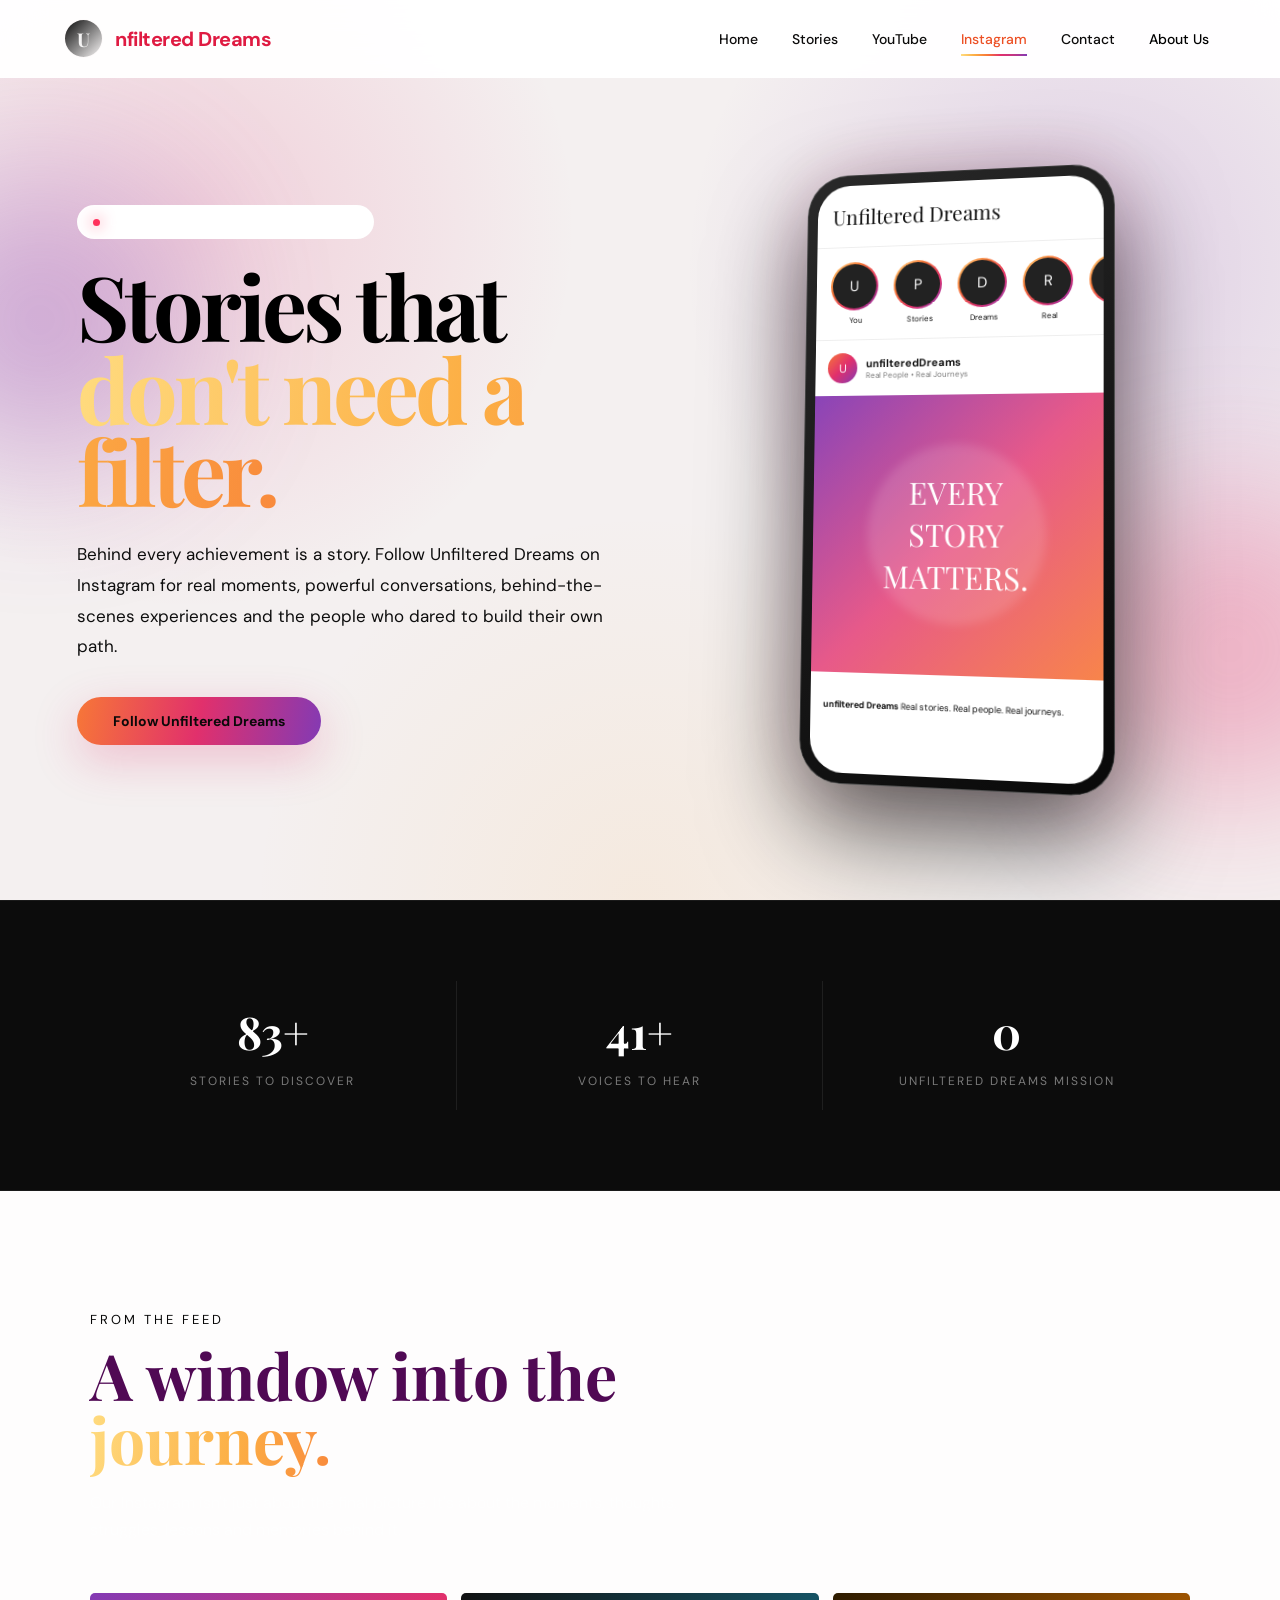
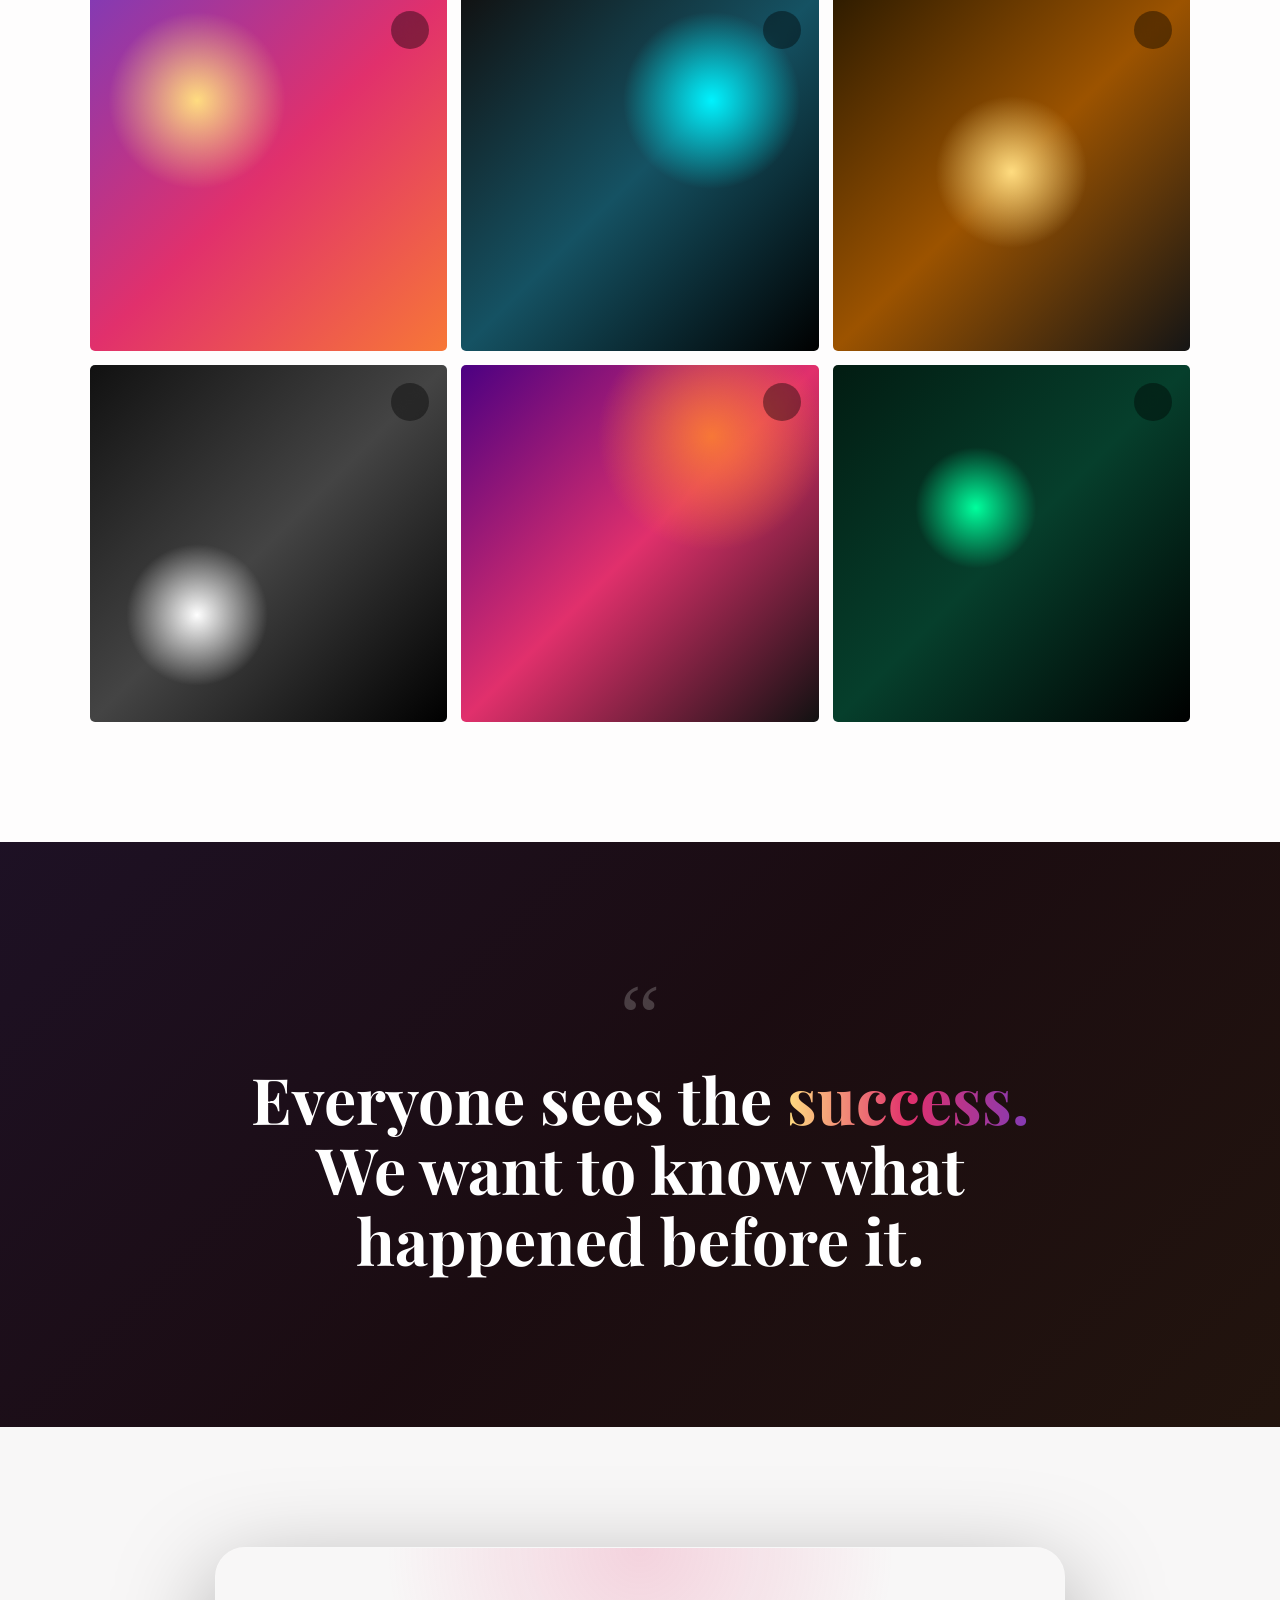
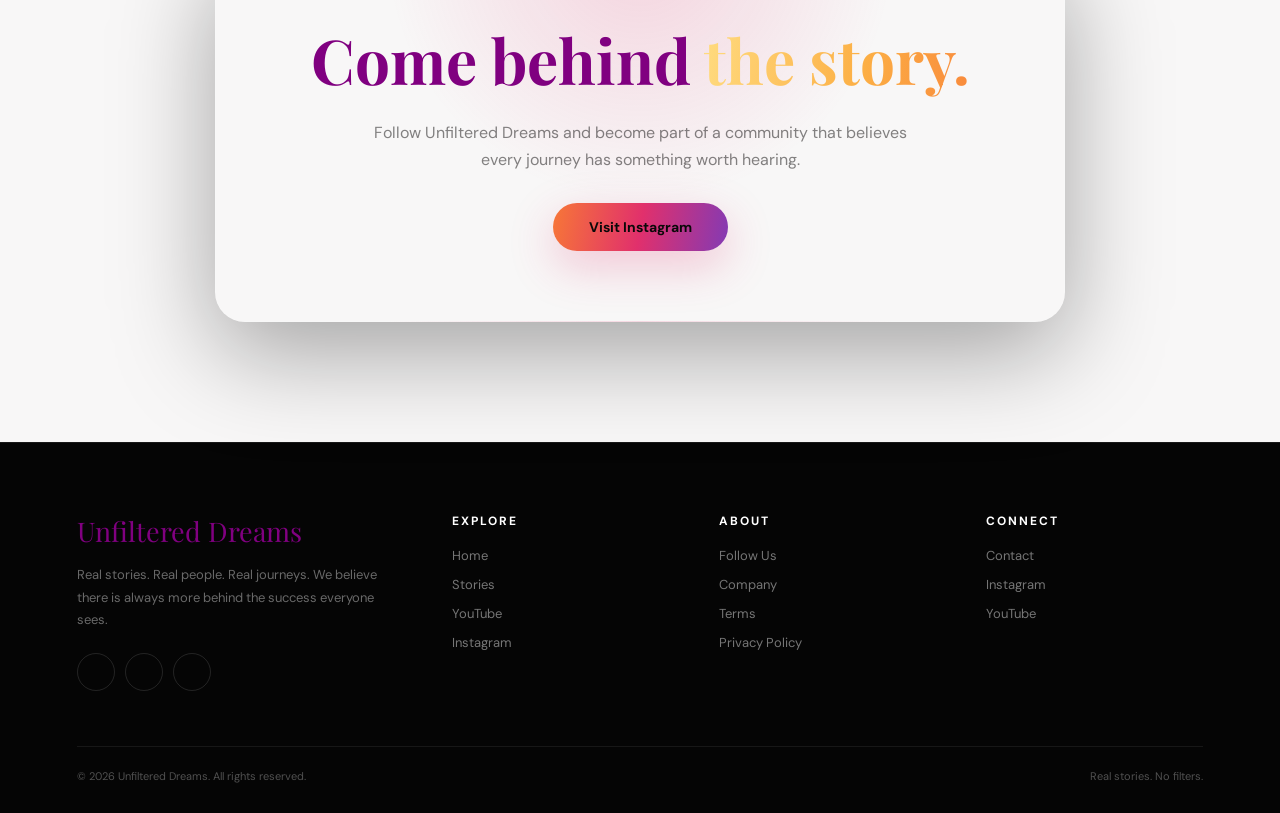
<file: instgram.html>
<!DOCTYPE html>
<html lang="en">

<head>
    <meta charset="UTF-8">
    <meta name="viewport" content="width=device-width, initial-scale=1.0">

    <title>Instagram | Unfiltered Dreams</title>

    <!-- Google Fonts -->
    <link rel="preconnect" href="https://fonts.googleapis.com">
    <link rel="preconnect" href="https://fonts.gstatic.com" crossorigin>

    <link
        href="https://fonts.googleapis.com/css2?family=DM+Sans:wght@400;500;600;700&family=Playfair+Display:wght@500;600;700&display=swap"
        rel="stylesheet">

    <!-- Font Awesome -->
    <link
        rel="stylesheet"
        href="css/instgram.css" type="text/css">

    <style>

        /* =====================================================
           GLOBAL
        ===================================================== */

        
    </style>
</head>


<body>


    <!-- =====================================================
         HEADER
    ===================================================== -->

     <header class="lu-header" id="luHeader">

        <a href="index.html" class="lu-logo">

            <div class="lu-logo-mark">
                U
            </div>

            <span> nfiltered Dreams</span>

        </a>


        <button class="lu-menu-toggle" id="luMenuToggle" aria-label="Open menu">
            <i class=" fa-bars"></i>
        </button>


        <nav class="lu-menu" id="luMenu">

            <a href="index.html">
                Home
            </a>

            <a href="stories.html">
                Stories
            </a>

            <a href="you_tube.html">
                YouTube
            </a>

            <a href="instgram.html" class="active-instagram">
                Instagram
            </a>

            <a href="contact.html">
                Contact
            </a>


            <div class="lu-about" id="luAbout">

                <button class="lu-about-btn" id="luAboutBtn">
                    About Us
                    <i class="fa-solid fa-chevron-down"></i>
                </button>


                <div class="lu-dropdown">

                    <a href="social_media.html">
                        <i class="fa-brands fa-linkedin"></i>
                        Follow Us
                    </a>

                    <a href="company.html">
                        <i class="fa-regular fa-building"></i>
                        Company
                    </a>

                    <a href="terms.html">
                        <i class="fa-regular fa-file-lines"></i>
                        Terms
                    </a>

                    <a href="privacy.html">
                        <i class="fa-solid fa-shield-halved"></i>
                        Privacy Policy
                    </a>

                </div>

            </div>

        </nav>

    </header> 




    

    <!-- =====================================================
         HERO
    ===================================================== -->

    <main>

        <section class="ig-hero">

            <div class="ig-orb one"></div>
            <div class="ig-orb two"></div>


            <div class="ig-hero-inner">


                <!-- TEXT -->

                <div class="ig-hero-content reveal">

                    <div class="ig-eyebrow">

                        <span class="ig-live-dot"></span>

                         Unfiltered Dreams on Instagram

                    </div>


                    <h1>

                        Stories that
                        <br>

                        <span class="ig-gradient-text">
                            don't need a filter.
                        </span>

                    </h1>


                    <p>
                        Behind every achievement is a story.
                        Follow  Unfiltered Dreams on Instagram for
                        real moments, powerful conversations,
                        behind-the-scenes experiences and the
                        people who dared to build their own path.
                    </p>


                    <a
                        href="https://www.instagram.com/"
                        target="_blank"
                        class="ig-main-btn"
                    >

                        <i class="fa-brands fa-instagram"></i>

                        Follow  Unfiltered Dreams

                        <i class="fa-solid fa-arrow-up-right-from-square"></i>

                    </a>

                </div>



                <!-- PHONE -->

                <div class="ig-phone-area reveal">

                    <div class="ig-phone">

                        <div class="ig-phone-screen">


                            <!-- PHONE HEADER -->

                            <div class="ig-phone-top">

                                <div class="ig-phone-brand">
                                     Unfiltered Dreams
                                </div>

                                <div class="ig-phone-icons">

                                    <i class="fa-regular fa-heart"></i>

                                    <i class="fa-regular fa-paper-plane"></i>

                                </div>

                            </div>



                            <!-- STORIES -->

                            <div class="ig-story-row">

                                <div class="ig-story">

                                    <div class="ig-story-image">
                                        <span>
                                            U
                                        </span>
                                    </div>

                                    You

                                </div>


                                <div class="ig-story">

                                    <div class="ig-story-image">
                                        <span>
                                            P
                                        </span>
                                    </div>

                                    Stories

                                </div>


                                <div class="ig-story">

                                    <div class="ig-story-image">
                                        <span>
                                            D
                                        </span>
                                    </div>

                                    Dreams

                                </div>


                                <div class="ig-story">

                                    <div class="ig-story-image">
                                        <span>
                                            R
                                        </span>
                                    </div>

                                    Real

                                </div>


                                <div class="ig-story">

                                    <div class="ig-story-image">
                                        <span>
                                            +
                                        </span>
                                    </div>

                                    More

                                </div>

                            </div>



                            <!-- POST -->

                            <div class="ig-post">

                                <div class="ig-post-head">

                                    <div class="ig-avatar">
                                        U
                                    </div>

                                    <div>

                                        <div class="ig-post-name">
                                            unfilteredDreams
                                        
                                        </div>

                                        <div class="ig-post-location">
                                            Real People • Real Journeys
                                        </div>

                                    </div>

                                </div>


                                <div class="ig-post-image">

                                    <span>
                                        EVERY
                                        <br>
                                        STORY
                                        <br>
                                        MATTERS.
                                    </span>

                                </div>


                                <div class="ig-post-actions">

                                    <i class="fa-regular fa-heart"></i>

                                    <i class="fa-regular fa-comment"></i>

                                    <i class="fa-regular fa-paper-plane"></i>

                                </div>


                                <div class="ig-post-caption">

                                    <strong>unfiltered Dreams</strong>
                                    Real stories. Real people.
                                    Real journeys.

                                </div>

                            </div>

                        </div>

                    </div>

                </div>

            </div>

        </section>



        <!-- =====================================================
             STATS
        ===================================================== -->

        <section class="ig-stats">

            <div class="ig-stats-inner">

                <div class="ig-stat reveal">

                    <strong data-number="100">0+</strong>

                    <span>
                        Stories to Discover
                    </span>

                </div>


                <div class="ig-stat reveal">

                    <strong data-number="50">0+</strong>

                    <span>
                        Voices to Hear
                    </span>

                </div>


                <div class="ig-stat reveal">

                    <strong data-number="1">0</strong>

                    <span>
                        Unfiltered Dreams Mission
                    </span>

                </div>

            </div>

        </section>



        <!-- =====================================================
             INSTAGRAM FEED
        ===================================================== -->

        <section class="ig-feed">

            <div class="ig-section-heading reveal">

                <div class="ig-small-title">
                    From the feed
                </div>

                <h2>
                    A window into the
                    <span class="ig-gradient-text">
                        journey.
                    </span>
                </h2>

                <p>
                    Our Instagram isn't just about the final picture.
                    It's about the moments, thoughts, struggles,
                    lessons and memories behind it.
                </p>

            </div>



            <div class="ig-grid">


                <article class="ig-card reveal">

                    <div class="ig-card-bg"></div>

                    <div class="ig-card-icon">
                        <i class="fa-brands fa-instagram"></i>
                    </div>

                    <div class="ig-card-overlay">

                        <div class="ig-card-content">

                            <h3>
                                The Beginning
                            </h3>

                            <p>
                                Every journey starts somewhere.
                            </p>

                        </div>

                    </div>

                </article>



                <article class="ig-card reveal">

                    <div class="ig-card-bg"></div>

                    <div class="ig-card-icon">
                        <i class="fa-solid fa-play"></i>
                    </div>

                    <div class="ig-card-overlay">

                        <div class="ig-card-content">

                            <h3>
                                Behind The Camera
                            </h3>

                            <p>
                                Moments you don't normally see.
                            </p>

                        </div>

                    </div>

                </article>



                <article class="ig-card reveal">

                    <div class="ig-card-bg"></div>

                    <div class="ig-card-icon">
                        <i class="fa-regular fa-lightbulb"></i>
                    </div>

                    <div class="ig-card-overlay">

                        <div class="ig-card-content">

                            <h3>
                                Lessons
                            </h3>

                            <p>
                                What success teaches us.
                            </p>

                        </div>

                    </div>

                </article>



                <article class="ig-card reveal">

                    <div class="ig-card-bg"></div>

                    <div class="ig-card-icon">
                        <i class="fa-solid fa-camera"></i>
                    </div>

                    <div class="ig-card-overlay">

                        <div class="ig-card-content">

                            <h3>
                                Real Moments
                            </h3>

                            <p>
                                Nothing staged. Nothing hidden.
                            </p>

                        </div>

                    </div>

                </article>



                <article class="ig-card reveal">

                    <div class="ig-card-bg"></div>

                    <div class="ig-card-icon">
                        <i class="fa-solid fa-microphone"></i>
                    </div>

                    <div class="ig-card-overlay">

                        <div class="ig-card-content">

                            <h3>
                                Their Voice
                            </h3>

                            <p>
                                Stories told in their own words.
                            </p>

                        </div>

                    </div>

                </article>



                <article class="ig-card reveal">

                    <div class="ig-card-bg"></div>

                    <div class="ig-card-icon">
                        <i class="fa-solid fa-arrow-up-right-dots"></i>
                    </div>

                    <div class="ig-card-overlay">

                        <div class="ig-card-content">

                            <h3>
                                Keep Growing
                            </h3>

                            <p>
                                The journey never really ends.
                            </p>

                        </div>

                    </div>

                </article>


            </div>

        </section>



        <!-- =====================================================
             QUOTE
        ===================================================== -->

        <section class="ig-quote">

            <div class="ig-quote-content reveal">

                <div class="ig-quote-mark">
                    “
                </div>

                <h2>

                    Everyone sees the
                    <span>
                        success.
                    </span>

                    <br>

                    We want to know what
                    happened before it.

                </h2>

            </div>

        </section>



        <!-- =====================================================
             CTA
        ===================================================== -->

        <section class="ig-cta">

            <div class="ig-cta-inner reveal">

                <h2>
                    Come behind
                    <span class="ig-gradient-text">
                        the story.
                    </span>
                </h2>

                <p>
                    Follow  Unfiltered Dreams and become part of a
                    community that believes every journey has
                    something worth hearing.
                </p>

                <a
                    href="https://www.instagram.com/"
                    target="_blank"
                    class="ig-main-btn"
                >

                    <i class="fa-brands fa-instagram"></i>

                    Visit Instagram

                    <i class="fa-solid fa-arrow-right"></i>

                </a>

            </div>

        </section>

    </main>



    <!-- =====================================================
         FOOTER
    ===================================================== -->

    <footer class="lu-footer">

        <div class="lu-footer-inner">


            <div class="lu-footer-brand">

                <div class="lu-footer-logo">
                     Unfiltered Dreams
                </div>

                <p>
                    Real stories. Real people. Real journeys.
                    We believe there is always more behind
                    the success everyone sees.
                </p>


                <div class="lu-socials">

                    <a href="#" aria-label="Instagram">
                        <i class="fa-brands fa-instagram"></i>
                    </a>

                    <a href="#" aria-label="YouTube">
                        <i class="fa-brands fa-youtube"></i>
                    </a>

                    <a href="#" aria-label="LinkedIn">
                        <i class="fa-brands fa-linkedin-in"></i>
                    </a>

                </div>

            </div>



            <div class="lu-footer-column">

                <h4>
                    Explore
                </h4>

                <a href="index.html">
                    Home
                </a>

                <a href="stories.html">
                    Stories
                </a>

                <a href="you_tube.html">
                    YouTube
                </a>

                <a href="instgram.html">
                    Instagram
                </a>

            </div>



            <div class="lu-footer-column">

                <h4>
                    About
                </h4>

                <a href="social_media.html">
                    Follow Us
                </a>

                <a href="company.html">
                    Company
                </a>

                <a href="terms.html">
                    Terms
                </a>

                <a href="privacy.html">
                    Privacy Policy
                </a>

            </div>



            <div class="lu-footer-column">

                <h4>
                    Connect
                </h4>

                <a href="contact.html">
                    Contact
                </a>

                <a href="instgram.html" target="_blank">
                    Instagram
                </a>

                <a href="you_tube.html" target="_blank">

                    YouTube
                </a>
                

            </div>

        </div>



        <div class="lu-footer-bottom">

            <span>
                © 2026 Unfiltered Dreams. All rights reserved.
            </span>

            <span>
                Real stories. No filters.
            </span>

        </div>

    </footer>



    <!-- =====================================================
         JAVASCRIPT
    ===================================================== -->

    <script src="js/instgram.js">

        
    </script>

</body>

</html>
</file>
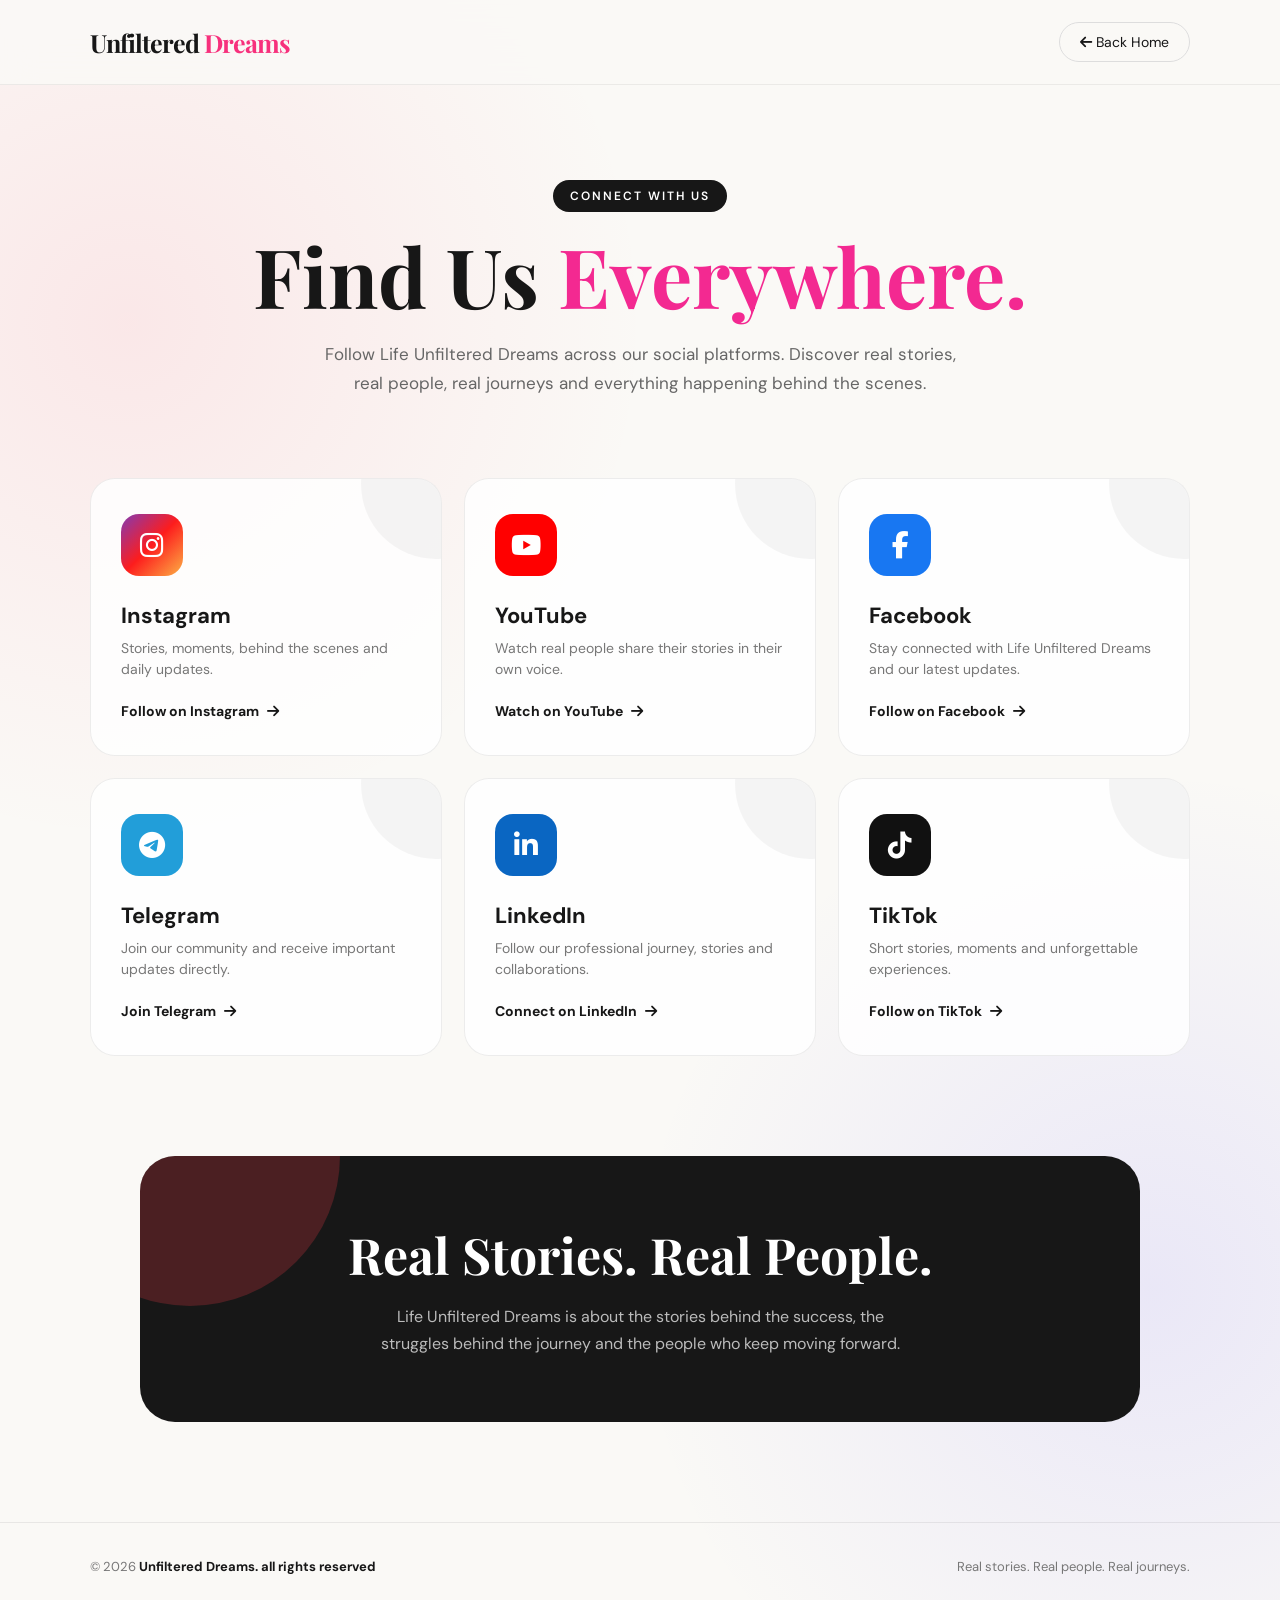
<file: social_media.html>
<!DOCTYPE html>
<html lang="en">

<head>
    <meta charset="UTF-8">
    <meta name="viewport" content="width=device-width, initial-scale=1.0">

    <meta name="description"
        content="Follow Life Unfiltered on all social media platforms. Connect with us on Instagram, YouTube, Facebook, LinkedIn, Telegram and TikTok.">

    <title>Social Media |  Unfiltered Dreams</title>

    <!-- Google Font -->
    <link rel="preconnect" href="https://fonts.googleapis.com">
    <link rel="preconnect" href="https://fonts.gstatic.com" crossorigin>

    <link href="https://fonts.googleapis.com/css2?family=DM+Sans:wght@400;500;600;700&family=Playfair+Display:wght@600;700&display=swap"
        rel="stylesheet">

    <!-- Font Awesome -->
    <link rel="stylesheet"
        href="https://cdnjs.cloudflare.com/ajax/libs/font-awesome/6.5.2/css/all.min.css">

    <style>

        * {
            margin: 0;
            padding: 0;
            box-sizing: border-box;
        }

        body {
            font-family: "DM Sans", sans-serif;
            background:
                radial-gradient(circle at 10% 20%, rgba(255, 77, 109, 0.10), transparent 30%),
                radial-gradient(circle at 90% 80%, rgba(91, 76, 255, 0.10), transparent 30%),
                #faf9f6;
            color: #171717;
            min-height: 100vh;
        }

        a {
            text-decoration: none;
            color: inherit;
        }

        /* =========================
           HEADER
        ========================= */

        header {
            width: 100%;
            padding: 22px 7%;
            display: flex;
            justify-content: space-between;
            align-items: center;
            position: sticky;
            top: 0;
            z-index: 1000;

            background: rgba(250, 249, 246, 0.88);
            backdrop-filter: blur(16px);
            border-bottom: 1px solid rgba(0, 0, 0, 0.06);
        }

        .logo {
            font-family: "Playfair Display", serif;
            font-size: 25px;
            font-weight: 700;
            letter-spacing: -1px;
        }

        .logo span {
            color: #f7307c;
        }

        .back-home {
            padding: 10px 20px;
            border-radius: 50px;
            border: 1px solid #ddd;
            font-size: 14px;
            transition: 0.3s ease;
        }

        .back-home:hover {
            background: #171717;
            color: white;
            transform: translateY(-2px);
        }

        /* =========================
           HERO
        ========================= */

        .hero {
            text-align: center;
            padding: 95px 20px 60px;
        }

        .small-title {
            display: inline-block;
            padding: 8px 17px;
            border-radius: 50px;
            background: #171717;
            color: white;
            font-size: 12px;
            font-weight: 600;
            letter-spacing: 2px;
            margin-bottom: 25px;
        }

        .hero h1 {
            font-family: "Playfair Display", serif;
            font-size: clamp(45px, 7vw, 82px);
            line-height: 0.95;
            margin-bottom: 25px;
        }

        .hero h1 span {
            color: #f32991;
        }

        .hero p {
            max-width: 650px;
            margin: auto;
            color: #666;
            font-size: 17px;
            line-height: 1.7;
        }

        /* =========================
           SOCIAL GRID
        ========================= */

        .social-container {
            width: min(1100px, 90%);
            margin: 20px auto 100px;

            display: grid;
            grid-template-columns: repeat(3, 1fr);
            gap: 22px;
        }

        .social-card {
            position: relative;
            padding: 35px 30px;
            min-height: 230px;

            background: rgba(255, 255, 255, 0.82);
            border: 1px solid rgba(0, 0, 0, 0.07);
            border-radius: 25px;

            display: flex;
            flex-direction: column;
            justify-content: space-between;

            overflow: hidden;

            transition:
                transform 0.4s ease,
                box-shadow 0.4s ease;
        }

        .social-card::before {
            content: "";
            position: absolute;
            width: 150px;
            height: 150px;
            border-radius: 50%;

            right: -70px;
            top: -70px;

            background: rgba(0, 0, 0, 0.04);
            transition: 0.5s ease;
        }

        .social-card:hover {
            transform: translateY(-10px);
            box-shadow: 0 25px 60px rgba(0, 0, 0, 0.10);
        }

        .social-card:hover::before {
            transform: scale(2);
        }

        .social-icon {
            width: 62px;
            height: 62px;

            display: flex;
            align-items: center;
            justify-content: center;

            border-radius: 18px;

            font-size: 27px;

            background: #171717;
            color: white;

            transition: 0.4s ease;
        }

        .social-card:hover .social-icon {
            transform: rotate(-8deg) scale(1.08);
        }

        .social-card h2 {
            font-size: 22px;
            margin-top: 25px;
            margin-bottom: 8px;
        }

        .social-card p {
            color: #777;
            font-size: 14px;
            line-height: 1.5;
        }

        .follow-btn {
            display: inline-flex;
            align-items: center;
            gap: 8px;

            margin-top: 22px;

            font-size: 14px;
            font-weight: 700;
        }

        .follow-btn i {
            transition: 0.3s ease;
        }

        .social-card:hover .follow-btn i {
            transform: translateX(6px);
        }

        /* =========================
           PLATFORM COLORS
        ========================= */

        .instagram .social-icon {
            background: linear-gradient(
                135deg,
                #833ab4,
                #fd1d1d,
                #fcb045
            );
        }

        .youtube .social-icon {
            background: #ff0000;
        }

        .facebook .social-icon {
            background: #1877f2;
        }

        .telegram .social-icon {
            background: #229ed9;
        }

        .linkedin .social-icon {
            background: #0a66c2;
        }

        .tiktok .social-icon {
            background: #111;
        }

        /* =========================
           BOTTOM CTA
        ========================= */

        .cta {
            width: min(1000px, 90%);
            margin: 0 auto 100px;

            padding: 65px 30px;
            text-align: center;

            border-radius: 35px;

            background: #171717;
            color: white;

            position: relative;
            overflow: hidden;
        }

        .cta::before {
            content: "";
            position: absolute;

            width: 300px;
            height: 300px;

            border-radius: 50%;

            background: rgba(230, 57, 70, 0.25);

            top: -150px;
            left: -100px;
        }

        .cta h2 {
            position: relative;
            font-family: "Playfair Display", serif;
            font-size: clamp(30px, 5vw, 50px);
            margin-bottom: 15px;
        }

        .cta p {
            position: relative;
            color: #bbb;
            max-width: 550px;
            margin: auto;
            line-height: 1.7;
        }

        /* =========================
           FOOTER
        ========================= */

        footer {
            padding: 35px 7%;
            border-top: 1px solid rgba(0, 0, 0, 0.07);

            display: flex;
            justify-content: space-between;
            align-items: center;

            color: #777;
            font-size: 13px;
        }

        footer strong {
            color: #171717;
        }

        /* =========================
           ANIMATION
        ========================= */

        .social-card {
            opacity: 0;
            transform: translateY(35px);
            animation: cardReveal 0.8s ease forwards;
        }

        .social-card:nth-child(1) {
            animation-delay: 0.1s;
        }

        .social-card:nth-child(2) {
            animation-delay: 0.2s;
        }

        .social-card:nth-child(3) {
            animation-delay: 0.3s;
        }

        .social-card:nth-child(4) {
            animation-delay: 0.4s;
        }

        .social-card:nth-child(5) {
            animation-delay: 0.5s;
        }

        .social-card:nth-child(6) {
            animation-delay: 0.6s;
        }

        @keyframes cardReveal {
            to {
                opacity: 1;
                transform: translateY(0);
            }
        }

        /* =========================
           MOBILE
        ========================= */

        @media (max-width: 850px) {

            .social-container {
                grid-template-columns: repeat(2, 1fr);
            }

            .hero {
                padding-top: 70px;
            }

        }

        @media (max-width: 600px) {

            header {
                padding: 18px 5%;
            }

            .logo {
                font-size: 21px;
            }

            .back-home {
                padding: 8px 15px;
                font-size: 12px;
            }

            .hero {
                padding: 70px 20px 45px;
            }

            .hero h1 {
                font-size: 48px;
            }

            .hero p {
                font-size: 15px;
            }

            .social-container {
                grid-template-columns: 1fr;
                width: 90%;
            }

            .social-card {
                min-height: 210px;
            }

            .cta {
                padding: 50px 25px;
            }

            footer {
                flex-direction: column;
                gap: 10px;
                text-align: center;
            }
        }

    </style>
</head>

<body>

    <!-- =========================
         HEADER
    ========================= -->

    <header>

        <a href="index.html" class="logo">
            Unfiltered <span>Dreams</span>
        </a>

        <a href="index.html" class="back-home">
            <i class="fa-solid fa-arrow-left"></i>
            Back Home
        </a>

    </header>


    <!-- =========================
         HERO
    ========================= -->

    <section class="hero">

        <div class="small-title">
            CONNECT WITH US
        </div>

        <h1>
            Find Us <span>Everywhere.</span>
        </h1>

        <p>
            Follow Life Unfiltered Dreams across our social platforms.
            Discover real stories, real people, real journeys
            and everything happening behind the scenes.
        </p>

    </section>


    <!-- =========================
         SOCIAL MEDIA
    ========================= -->

    <main class="social-container">


        <!-- INSTAGRAM -->

        <a href="https://instagram.com/YOUR_USERNAME"
           target="_blank"
           rel="noopener noreferrer"
           class="social-card instagram">

            <div>
                <div class="social-icon">
                    <i class="fa-brands fa-instagram"></i>
                </div>

                <h2>Instagram</h2>

                <p>
                    Stories, moments, behind the scenes
                    and daily updates.
                </p>
            </div>

            <div class="follow-btn">
                Follow on Instagram
                <i class="fa-solid fa-arrow-right"></i>
            </div>

        </a>


        <!-- YOUTUBE -->

        <a href="https://youtube.com/@YOUR_CHANNEL"
           target="_blank"
           rel="noopener noreferrer"
           class="social-card youtube">

            <div>
                <div class="social-icon">
                    <i class="fa-brands fa-youtube"></i>
                </div>

                <h2>YouTube</h2>

                <p>
                    Watch real people share their
                    stories in their own voice.
                </p>
            </div>

            <div class="follow-btn">
                Watch on YouTube
                <i class="fa-solid fa-arrow-right"></i>
            </div>

        </a>


        <!-- FACEBOOK -->

        <a href="https://facebook.com/YOUR_PAGE"
           target="_blank"
           rel="noopener noreferrer"
           class="social-card facebook">

            <div>
                <div class="social-icon">
                    <i class="fa-brands fa-facebook-f"></i>
                </div>

                <h2>Facebook</h2>

                <p>
                    Stay connected with Life Unfiltered Dreams
                    and our latest updates.
                </p>
            </div>

            <div class="follow-btn">
                Follow on Facebook
                <i class="fa-solid fa-arrow-right"></i>
            </div>

        </a>


        <!-- TELEGRAM -->

        <a href="https://t.me/YOUR_USERNAME"
           target="_blank"
           rel="noopener noreferrer"
           class="social-card telegram">

            <div>
                <div class="social-icon">
                    <i class="fa-brands fa-telegram"></i>
                </div>

                <h2>Telegram</h2>

                <p>
                    Join our community and receive
                    important updates directly.
                </p>
            </div>

            <div class="follow-btn">
                Join Telegram
                <i class="fa-solid fa-arrow-right"></i>
            </div>

        </a>


        <!-- LINKEDIN -->

        <a href="https://linkedin.com/company/YOUR_COMPANY"
           target="_blank"
           rel="noopener noreferrer"
           class="social-card linkedin">

            <div>
                <div class="social-icon">
                    <i class="fa-brands fa-linkedin-in"></i>
                </div>

                <h2>LinkedIn</h2>

                <p>
                    Follow our professional journey,
                    stories and collaborations.
                </p>
            </div>

            <div class="follow-btn">
                Connect on LinkedIn
                <i class="fa-solid fa-arrow-right"></i>
            </div>

        </a>


        <!-- TIKTOK -->

        <a href="https://tiktok.com/@YOUR_USERNAME"
           target="_blank"
           rel="noopener noreferrer"
           class="social-card tiktok">

            <div>
                <div class="social-icon">
                    <i class="fa-brands fa-tiktok"></i>
                </div>

                <h2>TikTok</h2>

                <p>
                    Short stories, moments and
                    unforgettable experiences.
                </p>
            </div>

            <div class="follow-btn">
                Follow on TikTok
                <i class="fa-solid fa-arrow-right"></i>
            </div>

        </a>

    </main>


    <!-- =========================
         CTA
    ========================= -->

    <section class="cta">

        <h2>
            Real Stories. Real People.
        </h2>

        <p>
            Life Unfiltered Dreams is about the stories behind the success,
            the struggles behind the journey and the people who
            keep moving forward.
        </p>

    </section>


    <!-- =========================
         FOOTER
    ========================= -->

    <footer>

        <div>
            © 2026 <strong> Unfiltered Dreams. all rights reserved</strong>
        </div>

        <div>
            Real stories. Real people. Real journeys.
        </div>

    </footer>


</body>
</html>
</file>
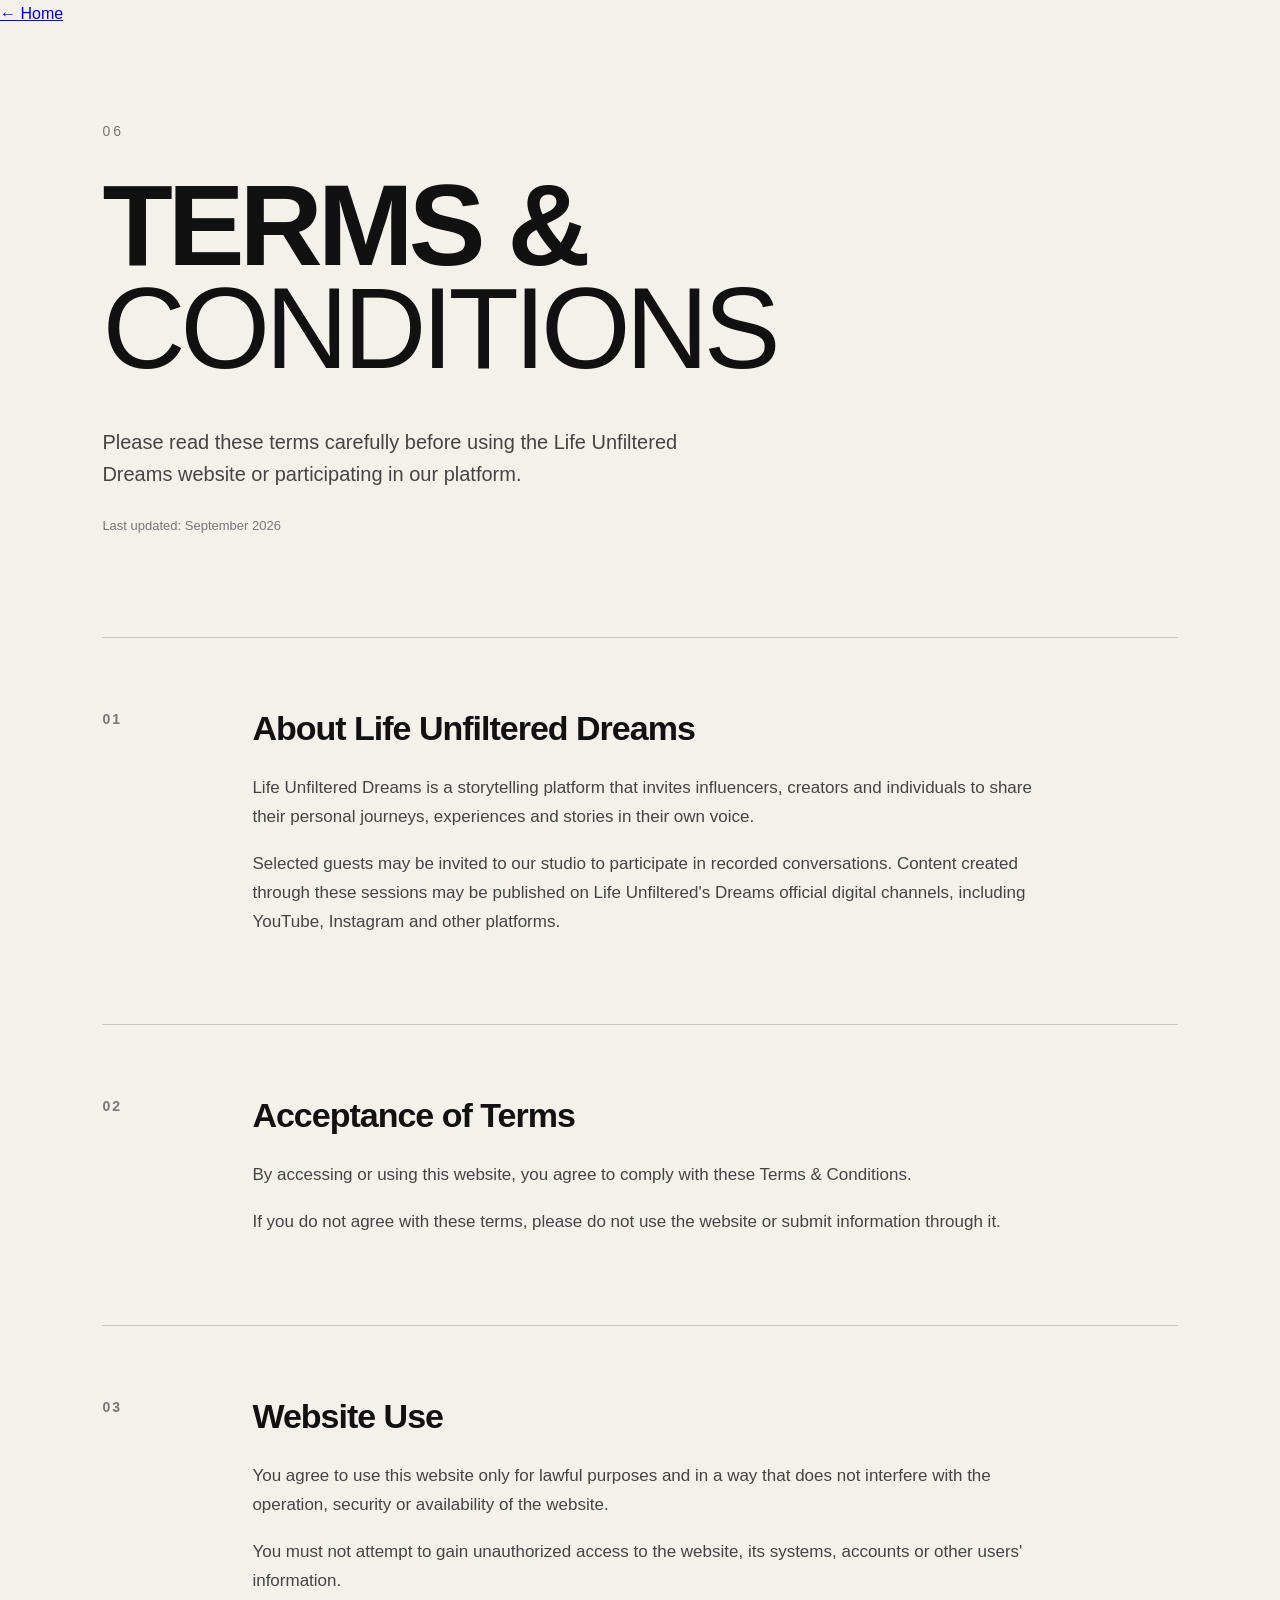
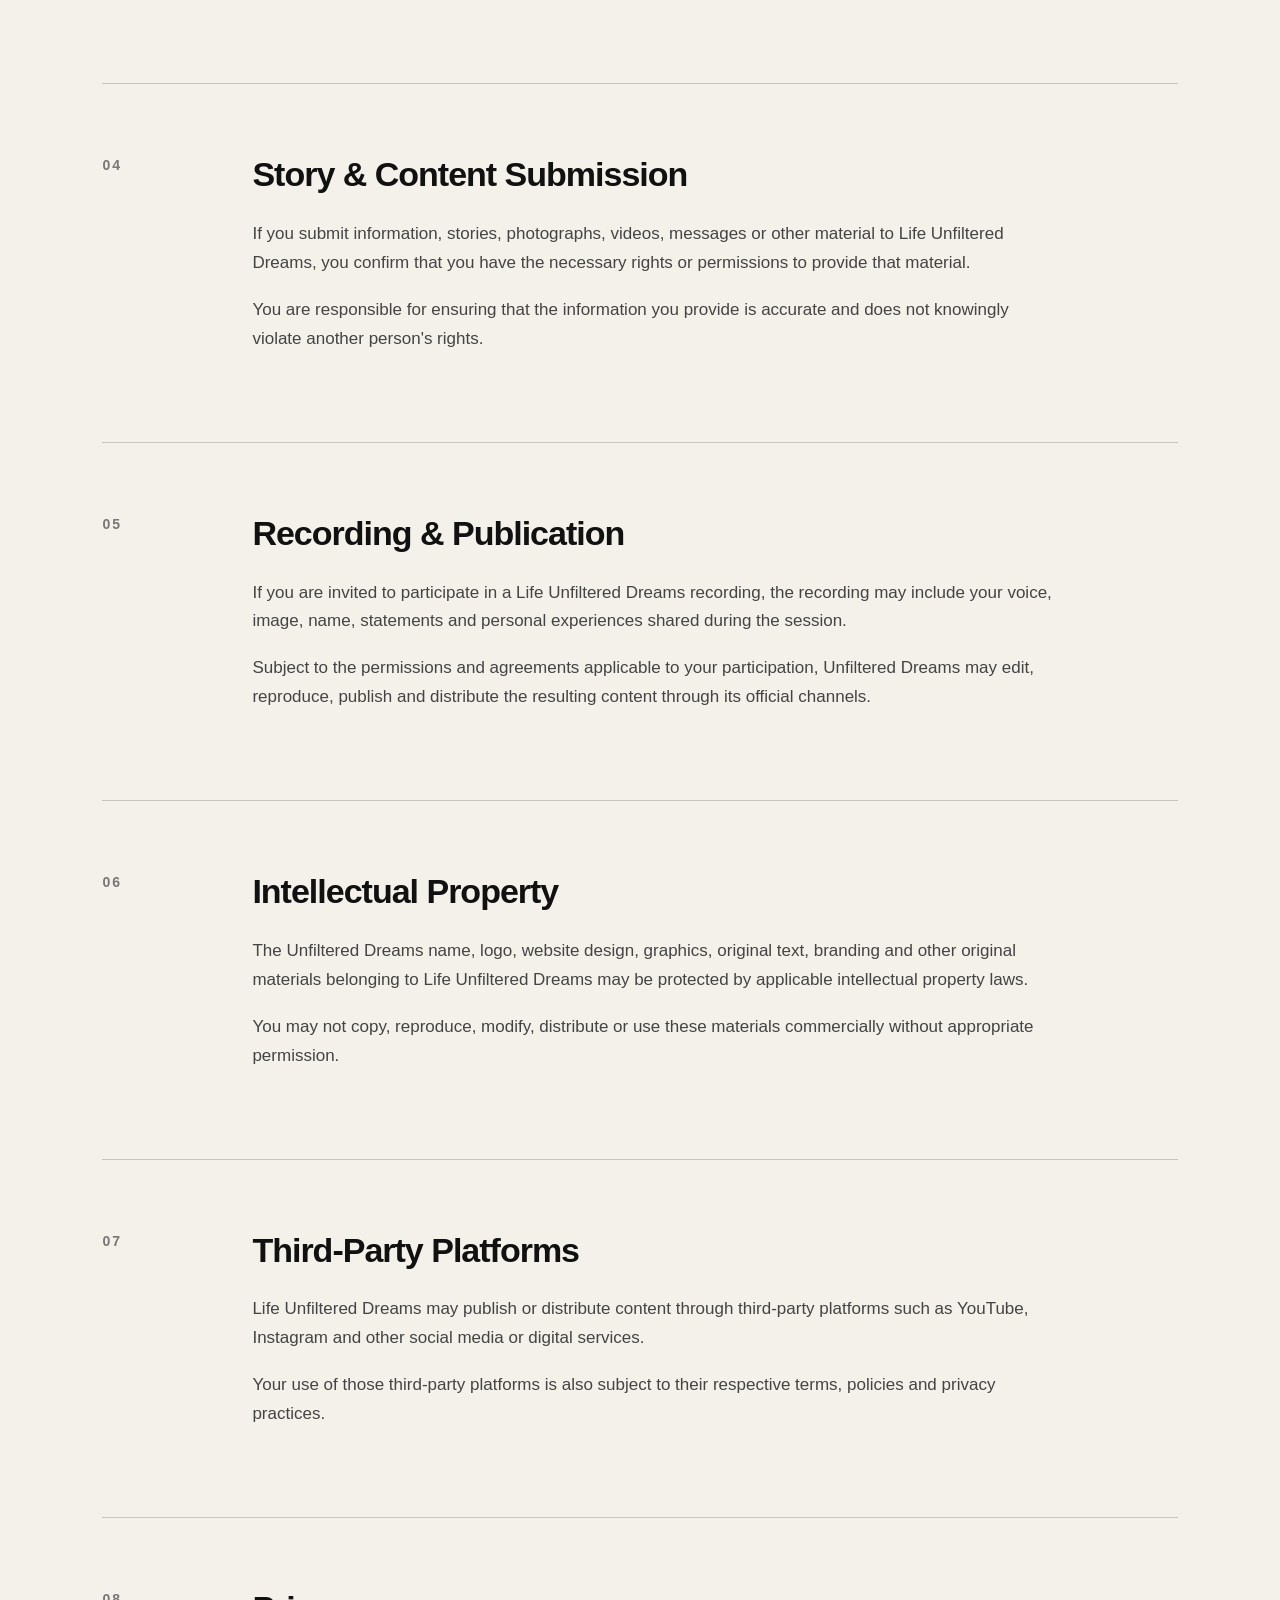
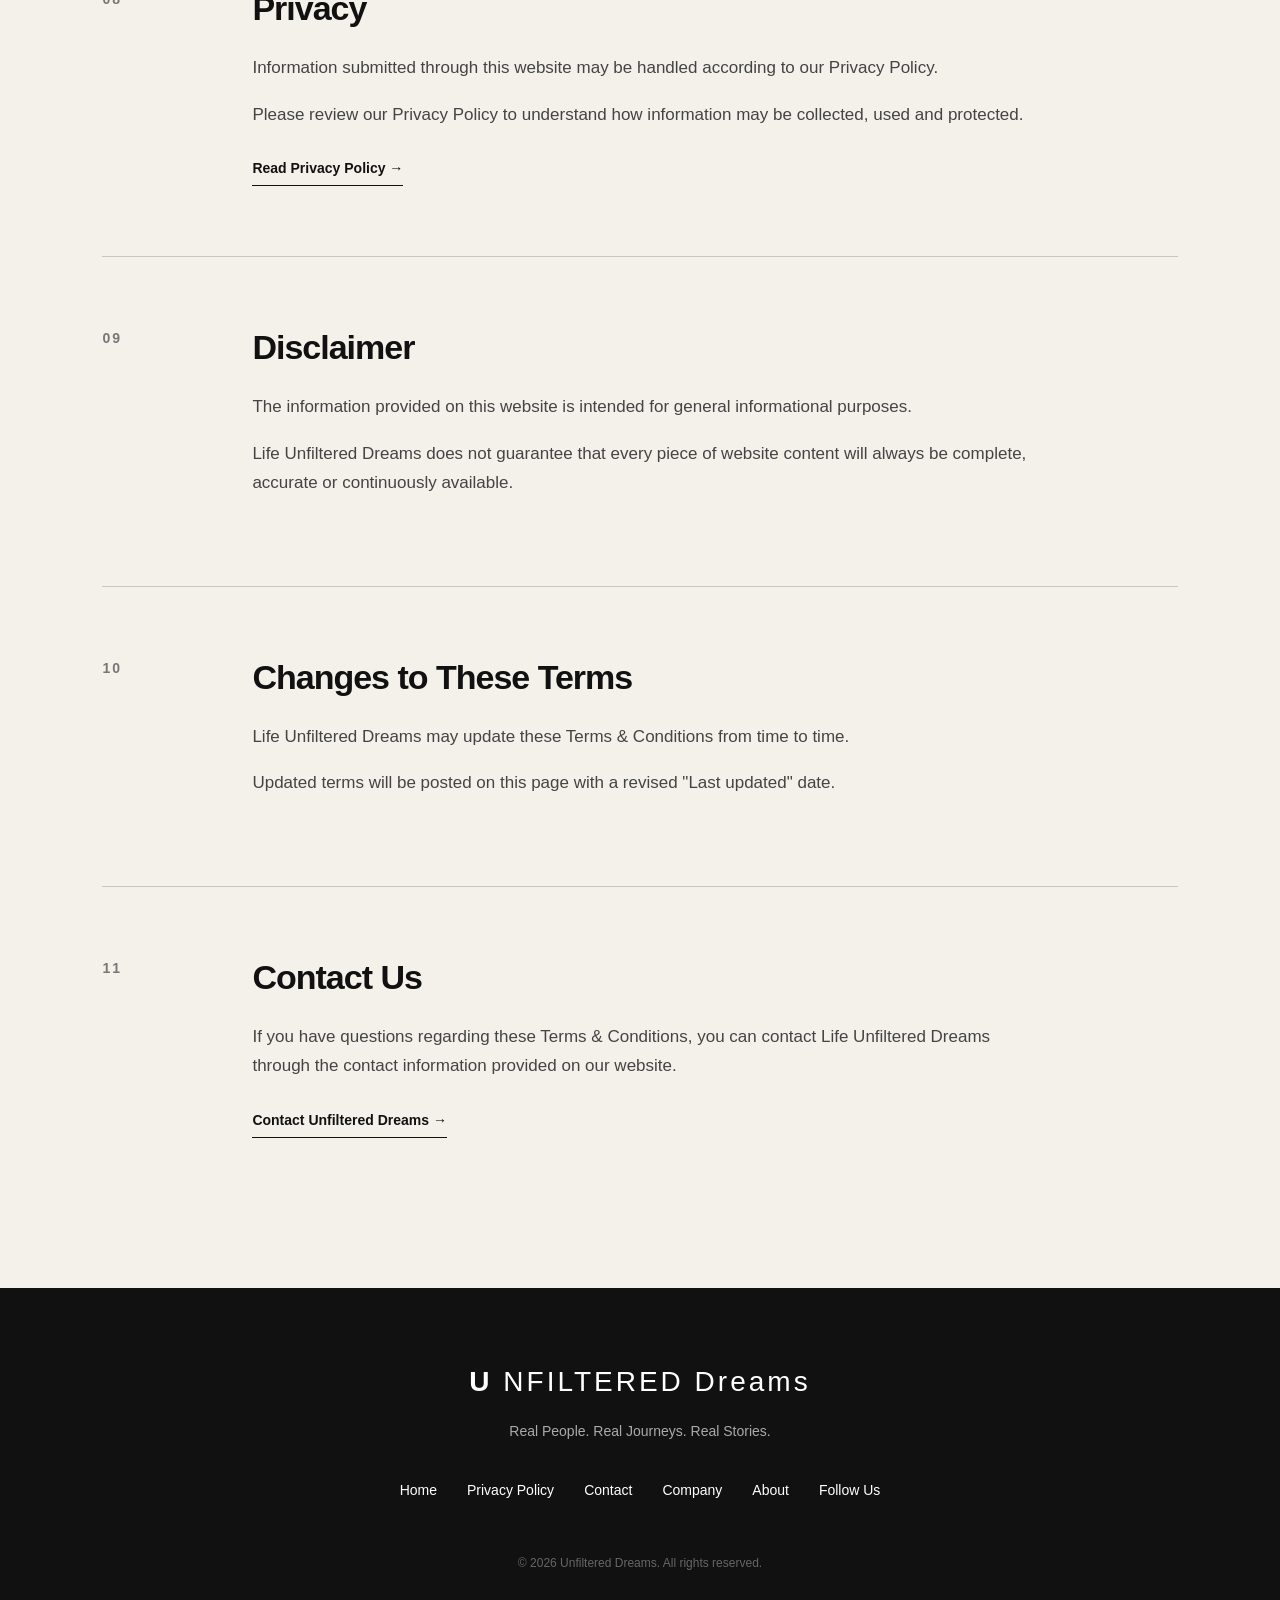
<file: terms.html>
<!DOCTYPE html>
<html lang="en">
<head>
    <meta charset="UTF-8">
    <meta name="viewport" content="width=device-width, initial-scale=1.0">

    <title>Terms & Conditions |  Unfiltered Dreams</title>

    <link rel="stylesheet" href="css/style.css" type="text/css">


    
</head>
<style>
    header{
        position: fixed;
    }
    
</style>

<body>

    <!-- ================= HEADER ================= -->

    <header class="terms-header">

        

        <a href="index.html" class="back-home">
            ←  Home
        </a>

    </header>


    <!-- ================= HERO ================= -->

    <section class="terms-hero">

        <div class="terms-number">
            06
        </div>

        

        <h1>
            Terms &<br>
            <span>Conditions</span>
        </h1>

        <p class="terms-intro">
            Please read these terms carefully before using the Life Unfiltered Dreams
            website or participating in our platform.
        </p>

        <p class="updated">
            Last updated: September 2026
        </p>

    </section>


    <!-- ================= TERMS CONTENT ================= -->

    <main class="terms-container">

        <!-- 01 -->

        <section class="terms-section">

            <div class="section-number">
                01
            </div>

            <div class="section-content">

                <h2>About Life Unfiltered Dreams</h2>

                <p>
                    Life Unfiltered Dreams is a storytelling platform that invites
                    influencers, creators and individuals to share their
                    personal journeys, experiences and stories in their own
                    voice.
                </p>

                <p>
                    Selected guests may be invited to our studio to participate
                    in recorded conversations. Content created through these
                    sessions may be published on Life Unfiltered's Dreams official
                    digital channels, including YouTube, Instagram and other
                    platforms.
                </p>

            </div>

        </section>


        <!-- 02 -->

        <section class="terms-section">

            <div class="section-number">
                02
            </div>

            <div class="section-content">

                <h2>Acceptance of Terms</h2>

                <p>
                    By accessing or using this website, you agree to comply
                    with these Terms & Conditions.
                </p>

                <p>
                    If you do not agree with these terms, please do not use
                    the website or submit information through it.
                </p>

            </div>

        </section>


        <!-- 03 -->

        <section class="terms-section">

            <div class="section-number">
                03
            </div>

            <div class="section-content">

                <h2>Website Use</h2>

                <p>
                    You agree to use this website only for lawful purposes
                    and in a way that does not interfere with the operation,
                    security or availability of the website.
                </p>

                <p>
                    You must not attempt to gain unauthorized access to the
                    website, its systems, accounts or other users' information.
                </p>

            </div>

        </section>


        <!-- 04 -->

        <section class="terms-section">

            <div class="section-number">
                04
            </div>

            <div class="section-content">

                <h2>Story & Content Submission</h2>

                <p>
                    If you submit information, stories, photographs, videos,
                    messages or other material to Life Unfiltered Dreams, you confirm
                    that you have the necessary rights or permissions to
                    provide that material.
                </p>

                <p>
                    You are responsible for ensuring that the information you
                    provide is accurate and does not knowingly violate another
                    person's rights.
                </p>

            </div>

        </section>


        <!-- 05 -->

        <section class="terms-section">

            <div class="section-number">
                05
            </div>

            <div class="section-content">

                <h2>Recording & Publication</h2>

                <p>
                    If you are invited to participate in a Life Unfiltered Dreams
                    recording, the recording may include your voice, image,
                    name, statements and personal experiences shared during
                    the session.
                </p>

                <p>
                    Subject to the permissions and agreements applicable to
                    your participation,  Unfiltered Dreams may edit, reproduce,
                    publish and distribute the resulting content through its
                    official channels.
                </p>

            </div>

        </section>


        <!-- 06 -->

        <section class="terms-section">

            <div class="section-number">
                06
            </div>

            <div class="section-content">

                <h2>Intellectual Property</h2>

                <p>
                    The Unfiltered Dreams name, logo, website design, graphics,
                    original text, branding and other original materials
                    belonging to Life Unfiltered Dreams may be protected by
                    applicable intellectual property laws.
                </p>

                <p>
                    You may not copy, reproduce, modify, distribute or use
                    these materials commercially without appropriate
                    permission.
                </p>

            </div>

        </section>


        <!-- 07 -->

        <section class="terms-section">

            <div class="section-number">
                07
            </div>

            <div class="section-content">

                <h2>Third-Party Platforms</h2>

                <p>
                    Life Unfiltered Dreams may publish or distribute content through
                    third-party platforms such as YouTube, Instagram and
                    other social media or digital services.
                </p>

                <p>
                    Your use of those third-party platforms is also subject
                    to their respective terms, policies and privacy practices.
                </p>

            </div>

        </section>


        <!-- 08 -->

        <section class="terms-section">

            <div class="section-number">
                08
            </div>

            <div class="section-content">

                <h2>Privacy</h2>

                <p>
                    Information submitted through this website may be handled
                    according to our Privacy Policy.
                </p>

                <p>
                    Please review our Privacy Policy to understand how
                    information may be collected, used and protected.
                </p>

                <a href="privacy.html" class="terms-link">
                    Read Privacy Policy →
                </a>

            </div>

        </section>


        <!-- 09 -->

        <section class="terms-section">

            <div class="section-number">
                09
            </div>

            <div class="section-content">

                <h2>Disclaimer</h2>

                <p>
                    The information provided on this website is intended for
                    general informational purposes.
                </p>

                <p>
                    Life Unfiltered Dreams does not guarantee that every piece of
                    website content will always be complete, accurate or
                    continuously available.
                </p>

            </div>

        </section>


        <!-- 10 -->

        <section class="terms-section">

            <div class="section-number">
                10
            </div>

            <div class="section-content">

                <h2>Changes to These Terms</h2>

                <p>
                    Life Unfiltered Dreams may update these Terms & Conditions from
                    time to time.
                </p>

                <p>
                    Updated terms will be posted on this page with a revised
                    "Last updated" date.
                </p>

            </div>

        </section>


        <!-- 11 -->

        <section class="terms-section">

            <div class="section-number">
                11
            </div>

            <div class="section-content">

                <h2>Contact Us</h2>

                <p>
                    If you have questions regarding these Terms & Conditions,
                    you can contact Life Unfiltered Dreams through the contact
                    information provided on our website.
                </p>

                <a href="contact.html" class="terms-link">
                    Contact Unfiltered Dreams →
                </a>

            </div>

        </section>

    </main>


    <!-- ================= FOOTER ================= -->

    <footer class="terms-footer">

        <div class="footer-logo">
            U <span>NFILTERED Dreams</span>
        </div>

        <p>
            Real People. Real Journeys. Real Stories.
        </p>

        <div class="footer-links">

            <a href="index.html">Home</a>

            <a href="privacy.html">Privacy Policy</a>

            <a href="contact.html">Contact</a>

            <a href="company.html">Company</a>

            <a href="about.html">About</a>

            <!-- <a href="instgram.html">Instagram</a> -->

            <a href="social_media.html">Follow Us</a>

            <!-- <a href="stories.html">Stories</a> -->

            <!-- <a href="you_tube.html">YouTube</a> -->

            









        </div>

        <p class="copyright">
            © 2026 Unfiltered Dreams. All rights reserved.
        </p>

    </footer>


   



</body>
</html>
</file>
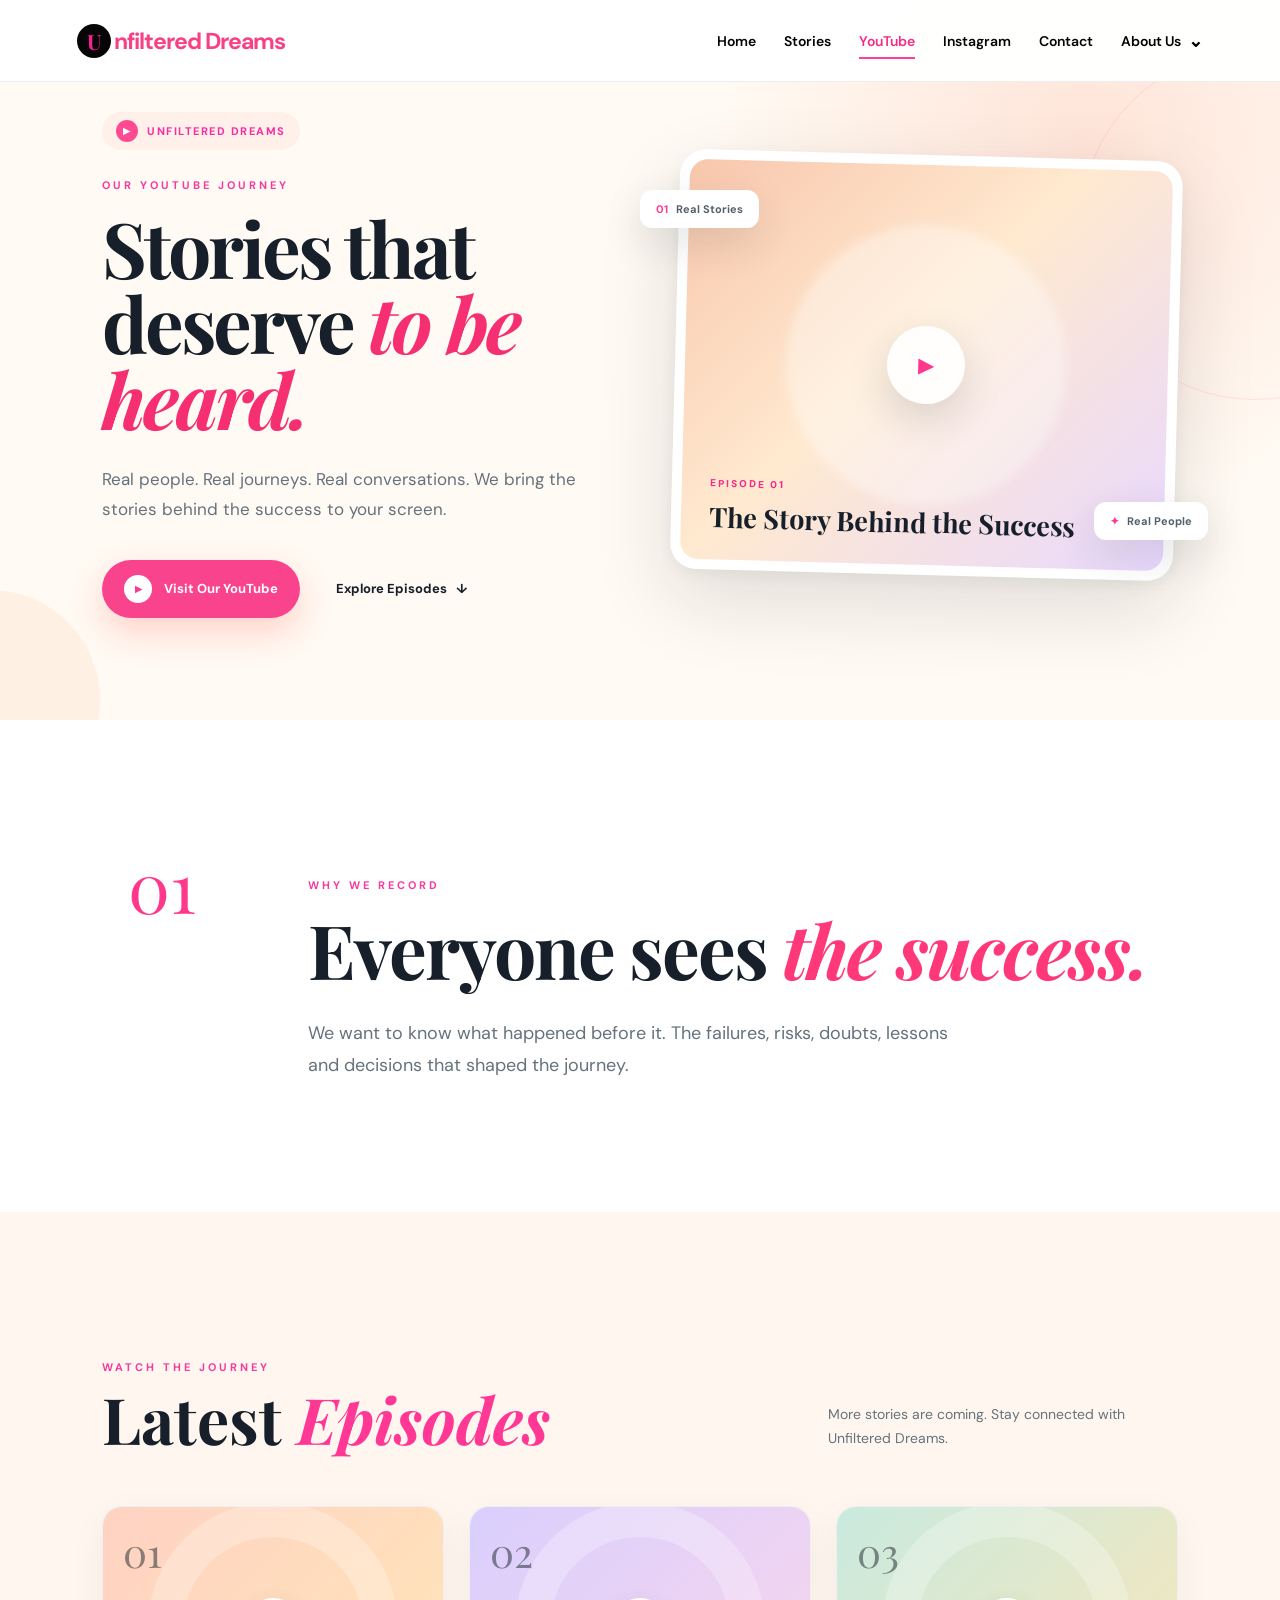
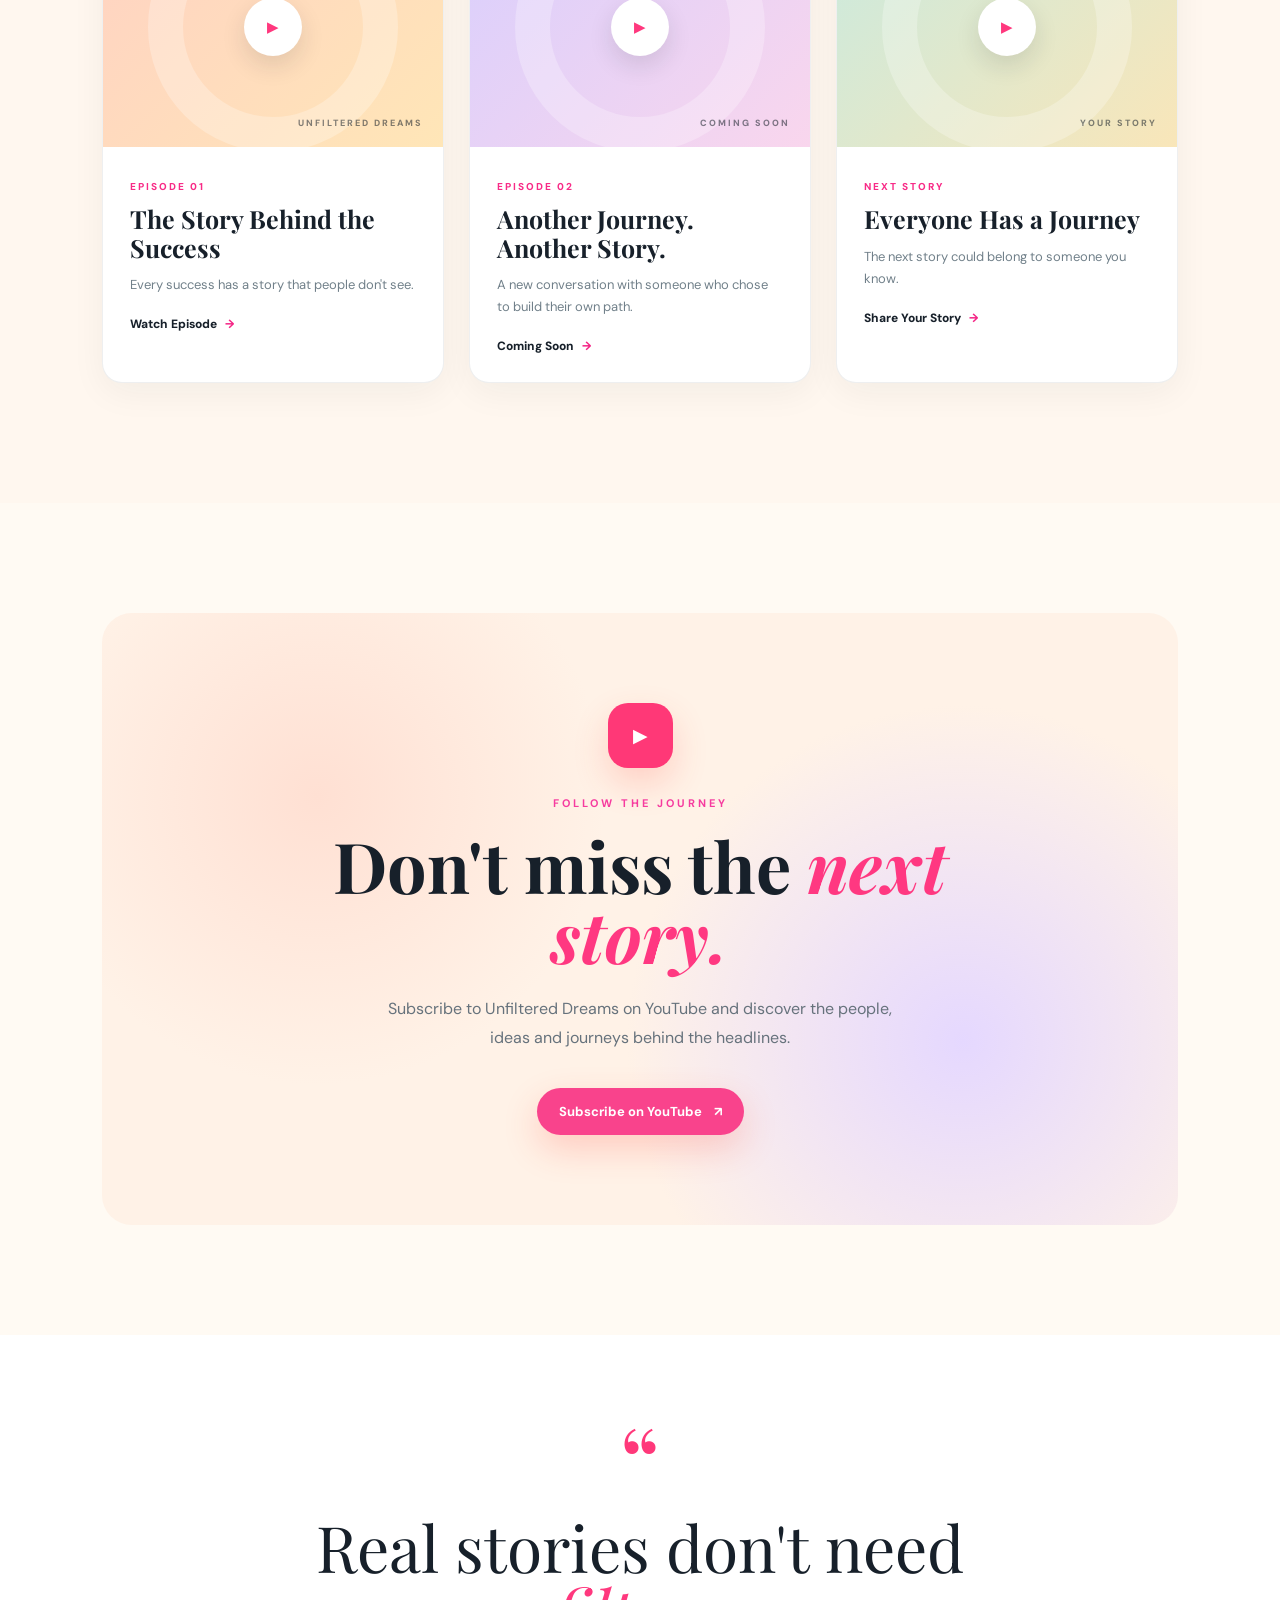
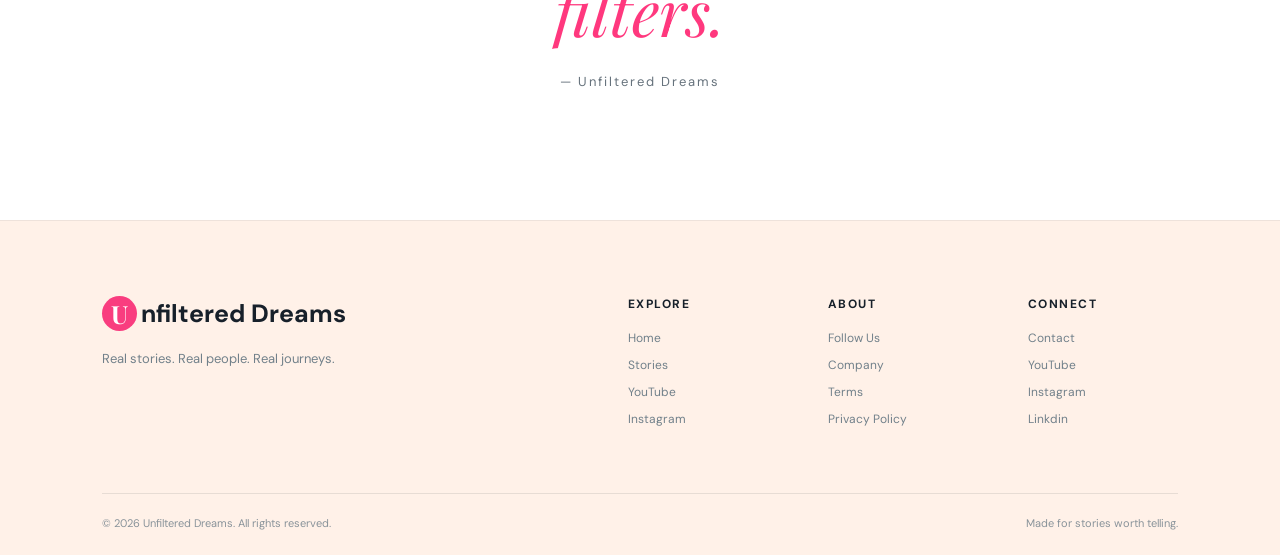
<file: you_tube.html>
<!DOCTYPE html>
<html lang="en">

<head>
    <meta charset="UTF-8">
    <meta name="viewport" content="width=device-width, initial-scale=1.0">

    <meta name="description"
        content="Life Unfiltered on YouTube — real stories, real people, real journeys.">

    <title>YouTube |  Unfiltered Dreams</title>

    <!-- Google Fonts -->
    <link rel="preconnect" href="https://fonts.googleapis.com">
    <link rel="preconnect" href="https://fonts.gstatic.com" crossorigin>

    <link
        href="https://fonts.googleapis.com/css2?family=DM+Sans:wght@400;500;600;700&family=Playfair+Display:wght@500;600;700&display=swap"
        rel="stylesheet">

    <!-- CSS -->
    <link rel="stylesheet" href="css/you_tube.css">
</head>

<body>

    


    <!-- ================= HEADER ================= -->
    <header class="site-header">

        <a href="index.html" class="logo">
            <span class="logo-u">U</span>
            <span>nfiltered Dreams</span>
        </a>

        <nav class="main-nav" id="mainNav">

            <a href="index.html">Home</a>
            <a href="stories.html">Stories</a>

            <a href="you_tube.html" class="active">YouTube</a>

            <a href="instgram.html">Instagram</a>

            <a href="contact.html">Contact</a>

            <div class="about-dropdown">
                <button class="about-btn">
                    About Us
                    <span>⌄</span>
                </button>

                <div class="dropdown-menu">
                    <a href="social_media.html">Follow Us</a>
                    <a href="company.html">Company</a>
                    <a href="terms.html">Terms</a>
                    <a href="privacy.html">Privacy Policy</a>
                </div>
            </div>

        </nav>

        <!-- Mobile Menu -->
        <button class="menu-toggle" id="menuToggle" aria-label="Open Menu">
            <span></span>
            <span></span>
            <span></span>
        </button>

    </header>


    <!-- ================= HERO ================= -->
    <main>

        <section class="youtube-hero">

            <div class="hero-shape shape-one"></div>
            <div class="hero-shape shape-two"></div>

            <div class="hero-content reveal">

                <div class="youtube-label">
                    <span class="youtube-icon">▶</span>
                     UNFILTERED DREAMS
                </div>

                <p class="small-heading">OUR YOUTUBE JOURNEY</p>

                <h1>
                    Stories that deserve
                    <span>to be heard.</span>
                </h1>

                <p class="hero-text">
                    Real people. Real journeys. Real conversations.
                    We bring the stories behind the success to your screen.
                </p>

                <div class="hero-buttons">

                    <!-- Replace # with your YouTube channel URL -->
                    <a href="#" class="youtube-button" target="_blank">
                        <span class="play-circle">▶</span>
                        Visit Our YouTube
                    </a>

                    <a href="#episodes" class="explore-button">
                        Explore Episodes
                        <span>↓</span>
                    </a>

                </div>

            </div>


            <!-- Hero Video Card -->
            <div class="hero-video reveal">

                <div class="video-window">

                    <!-- Replace this with your actual thumbnail later -->
                    <div class="video-placeholder">

                        <div class="video-glow"></div>

                        <div class="big-play">
                            <span>▶</span>
                        </div>

                        <div class="video-info">
                            <span>EPISODE 01</span>
                            <h3>The Story Behind the Success</h3>
                        </div>

                    </div>

                </div>

                <div class="floating-note note-one">
                    <span>01</span>
                    Real Stories
                </div>

                <div class="floating-note note-two">
                    <span>✦</span>
                    Real People
                </div>

            </div>

        </section>


        <!-- ================= INTRO ================= -->
        <section class="intro-section reveal">

            <div class="section-number">01</div>

            <div class="intro-content">

                <p class="section-label">WHY WE RECORD</p>

                <h2>
                    Everyone sees
                    <em>the success.</em>
                </h2>

                <p>
                    We want to know what happened before it.
                    The failures, risks, doubts, lessons and decisions
                    that shaped the journey.
                </p>

            </div>

        </section>


        <!-- ================= EPISODES ================= -->
        <section class="episodes-section" id="episodes">

            <div class="section-heading reveal">

                <div>
                    <p class="section-label">WATCH THE JOURNEY</p>

                    <h2>
                        Latest <span>Episodes</span>
                    </h2>
                </div>

                <p class="heading-description">
                    More stories are coming.
                    Stay connected with Unfiltered Dreams.
                </p>

            </div>


            <div class="episode-grid">

                <!-- Episode 01 -->
                <article class="episode-card reveal">

                    <div class="thumbnail">

                        <div class="thumbnail-number">01</div>

                        <div class="thumbnail-play">
                            ▶
                        </div>

                        <div class="thumbnail-text">
                             UNFILTERED DREAMS
                        </div>

                    </div>

                    <div class="episode-content">

                        <span class="episode-tag">
                            EPISODE 01
                        </span>

                        <h3>
                            The Story Behind the Success
                        </h3>

                        <p>
                            Every success has a story that people
                            don't see.
                        </p>

                        <a href="#" class="watch-link">
                            Watch Episode
                            <span>→</span>
                        </a>

                    </div>

                </article>


                <!-- Episode 02 -->
                <article class="episode-card reveal">

                    <div class="thumbnail thumbnail-two">

                        <div class="thumbnail-number">02</div>

                        <div class="thumbnail-play">
                            ▶
                        </div>

                        <div class="thumbnail-text">
                            COMING SOON
                        </div>

                    </div>

                    <div class="episode-content">

                        <span class="episode-tag">
                            EPISODE 02
                        </span>

                        <h3>
                            Another Journey. Another Story.
                        </h3>

                        <p>
                            A new conversation with someone
                            who chose to build their own path.
                        </p>

                        <a href="#" class="watch-link">
                            Coming Soon
                            <span>→</span>
                        </a>

                    </div>

                </article>


                <!-- Episode 03 -->
                <article class="episode-card reveal">

                    <div class="thumbnail thumbnail-three">

                        <div class="thumbnail-number">03</div>

                        <div class="thumbnail-play">
                            ▶
                        </div>

                        <div class="thumbnail-text">
                            YOUR STORY
                        </div>

                    </div>

                    <div class="episode-content">

                        <span class="episode-tag">
                            NEXT STORY
                        </span>

                        <h3>
                            Everyone Has a Journey
                        </h3>

                        <p>
                            The next story could belong to
                            someone you know.
                        </p>

                        <a href="contact.html" class="watch-link">
                            Share Your Story
                            <span>→</span>
                        </a>

                    </div>

                </article>

            </div>

        </section>


        <!-- ================= YOUTUBE CTA ================= -->
        <section class="channel-section reveal">

            <div class="channel-decoration"></div>

            <div class="channel-content">

                <div class="channel-icon">
                    ▶
                </div>

                <p class="section-label">
                    FOLLOW THE JOURNEY
                </p>

                <h2>
                    Don't miss the
                    <span>next story.</span>
                </h2>

                <p>
                    Subscribe to Unfiltered Dreams on YouTube
                    and discover the people, ideas and journeys
                    behind the headlines.
                </p>

                <!-- Replace # with your actual YouTube channel -->
                <a href="#" class="subscribe-button" target="_blank">
                    Subscribe on YouTube
                    <span>↗</span>
                </a>

            </div>

        </section>


        <!-- ================= QUOTE ================= -->
        <section class="quote-section reveal">

            <div class="quote-mark">“</div>

            <blockquote>
                Real stories don't need
                <span>filters.</span>
            </blockquote>

            <p>
                —  Unfiltered Dreams
            </p>

        </section>

    </main>


    <!-- ================= FOOTER ================= -->
    <footer class="site-footer">

        <div class="footer-top">

            <div class="footer-brand">

                <a href="index.html" class="footer-logo">
                    <span>U</span>nfiltered Dreams
                </a>

                <p>
                    Real stories. Real people.
                    Real journeys.
                </p>

            </div>


            <div class="footer-links">

                <div>
                    <h4>Explore</h4>

                    <a href="index.html">Home</a>
                    <a href="stories.html">Stories</a>
                    <a href="you_tube.html">YouTube</a>
                    <a href="instgram.html">Instagram</a>
                </div>


                <div>
                    <h4>About</h4>

                    <a href="social_media.html">Follow Us</a>
                    <a href="company.html">Company</a>
                    <a href="terms.html">Terms</a>
                    <a href="privacy.html">Privacy Policy</a>
                </div>


                <div>
                    <h4>Connect</h4>

                    <a href="contact.html">Contact</a>
                    <a href="#">YouTube</a>
                    <a href="#">Instagram</a>
                    <a href="#">Linkdin</a>
                </div>

            </div>

        </div>


        <div class="footer-bottom">

            <p>
                © 2026 Unfiltered Dreams. All rights reserved.
            </p>

            <p>
                Made for stories worth telling.
            </p>

        </div>

    </footer>


    <!-- JavaScript -->
    <script src="js/you_tube.js"></script>

</body>

</html>
</file>
<file: css/index.css>
/* =========================================================
   UNFILTERED DREAMS
   INDEX.CSS
   Premium Editorial / Modern / Animated Design
========================================================= */


/* =========================================================
   01. ROOT VARIABLES
========================================================= */

:root {

    --black: #111111;
    --black-soft: #1c1c1c;

    --white: #ffffff;
    --cream: #f8f5ef;
    --cream-dark: #eee9df;

    --orange: #fd4082; 
    --orange-light: #ff8a70;

    --yellow: #ffc857;

    --purple: #8174e8;
    --purple-light: #b5adff;

    --green: #b7d86c;

    --gray: #777777;
    --gray-light: #a4a4a4;

    --border: rgba(17, 17, 17, 0.12);

    --shadow:
        0 25px 70px rgba(17, 17, 17, 0.12);

    --shadow-small:
        0 12px 35px rgba(17, 17, 17, 0.10);

    --radius-small: 8px;
    --radius-medium: 18px;
    --radius-large: 30px;

    --container: 1280px;

    --transition:
        0.45s cubic-bezier(.22, .61, .36, 1);

}


/* =========================================================
   02. RESET
========================================================= */

* {
    margin: 0;
    padding: 0;
    box-sizing: border-box;
}


html {
    scroll-behavior: smooth;
}


body {

    font-family: "DM Sans", sans-serif;

    background: var(--cream);

    color: var(--black);

    overflow-x: hidden;

    line-height: 1.6;

}


body.no-scroll {
    overflow: hidden;
}


img {

    width: 100%;

    display: block;

    object-fit: cover;

}


a {

    color: inherit;

    text-decoration: none;

}


button,
input,
textarea {

    font: inherit;

}


button {
    border: none;
    background: none;
    cursor: pointer;
}


ul {
    list-style: none;
}


/* =========================================================
   03. PAGE LOADER
========================================================= */

.page-loader {

    position: fixed;

    inset: 0;

    z-index: 99999;

    background: var(--black);

    display: flex;

    align-items: center;

    justify-content: center;

    transition:
        opacity 0.8s ease,
        visibility 0.8s ease;
        color: white;

}


.page-loader.hide {

    opacity: 0;

    visibility: hidden;
    color: white;

}


.loader-inner {

    width: 220px;

    text-align: center;

}


.loader-logo {

    width: 70px;

    height: 70px;

    margin: 0 auto 25px;

    border: 2px solid var(--orange);

    color: var(--orange);

    display: flex;

    align-items: center;

    justify-content: center;

    font-family: "Playfair Display", serif;

    font-size: 38px;

    font-weight: 700;

    border-radius: 50%;

    animation:
        loaderPulse 1.8s infinite ease-in-out;

}


.loader-line {

    width: 100%;

    height: 2px;

    background: rgba(255,255,255,.15);

    overflow: hidden;

    margin-bottom: 15px;

}


.loader-line span {

    display: block;

    width: 0;

    height: 100%;

    background: var(--orange);

    animation:
        loaderLine 1.8s ease forwards;

}


.loader-inner p {

    color: white;

    font-size: 10px;

    letter-spacing: 4px;

}


@keyframes loaderPulse {

    0%,
    100% {
        transform: scale(1);
    }

    50% {
        transform: scale(1.08);
    }

}


@keyframes loaderLine {

    to {
        width: 100%;
    }

}


/* =========================================================
   04. CUSTOM CURSOR
========================================================= */

.cursor-dot {

    position: fixed;

    width: 7px;

    height: 7px;

    border-radius: 50%;

    background: var(--orange);

    pointer-events: none;

    z-index: 999999;

    transform: translate(-50%, -50%);

}


.cursor-outline {

    position: fixed;

    width: 38px;

    height: 38px;

    border: 1px solid rgba(255,104,71,.55);

    border-radius: 50%;

    pointer-events: none;

    z-index: 999998;

    transform: translate(-50%, -50%);

    transition:
        width .1s ease,
        height .1s ease,
        background .1s ease;

}


@media (max-width: 900px) {

    .cursor-dot,
    .cursor-outline {
        display: none;
    }

}


/* =========================================================
   05. HEADER
========================================================= */

.site-header {

    position: fixed;

    top: 0;

    left: 0;

    width: 100%;

    z-index: 5000;

    background: rgba(255,255,255,.92);

    backdrop-filter: blur(18px);

    -webkit-backdrop-filter: blur(18px);

    border-bottom: 1px solid rgba(17,17,17,.07);

    transition:
        transform .4s ease,
        box-shadow .4s ease;

}


.site-header.scrolled {

    box-shadow:
        0 10px 35px rgba(0,0,0,.08);

}


.main-nav {

    max-width: var(--container);

    height: 88px;

    margin: auto;

    padding: 0 30px;

    display: flex;

    align-items: center;

    justify-content: space-between;

}


/* =========================================================
   LOGO
========================================================= */

.brand-logo {

    display: flex;

    align-items: center;

    gap: 12px;

}


.brand-symbol {

    width: 42px;

    height: 42px;

    border-radius: 50%;

    background: var(--black);

    color: white;

    display: flex;

    align-items: center;

    justify-content: center;

    font-family: "Playfair Display", serif;

    font-size: 24px;

    font-weight: 700;

    transition: var(--transition);

}


.brand-logo:hover .brand-symbol {

    background: var(--orange);

    transform: rotate(10deg);

}


.brand-name {

    font-family: "Playfair Display", serif;

    font-size: 22px;

    font-weight: 700;

    letter-spacing: -.5px;

}


.brand-name span {

    color: var(--orange);

    font-style: italic;

}


/* =========================================================
   NAVIGATION
========================================================= */

.nav-menu {

    display: flex;

    align-items: center;

    gap: 7px;

}


.nav-menu > li {

    position: relative;

}


.nav-menu > li > a {

    display: flex;

    align-items: center;

    gap: 7px;

    padding: 12px 15px;

    font-size: 13px;

    font-weight: 600;

    letter-spacing: .2px;

    position: relative;

    transition: var(--transition);

}


.nav-menu > li > a::after {

    content: "";

    position: absolute;

    left: 15px;

    bottom: 5px;

    width: 0;

    height: 2px;

    background: var(--orange);

    transition: var(--transition);

}


.nav-menu > li > a:hover,
.nav-menu > li > a.active {

    color: var(--orange);

}


.nav-menu > li > a:hover::after,
.nav-menu > li > a.active::after {

    width: calc(100% - 30px);

}


.dropdown-link i {

    font-size: 9px;

    transition: transform .3s ease;

}


.dropdown:hover .dropdown-link i {

    transform: rotate(180deg);

}


/* =========================================================
   DROPDOWN
========================================================= */

.dropdown-menu {

    position: absolute;

    top: calc(100% + 15px);

    right: 0;

    width: 210px;

    padding: 10px;

    background: white;

    border-radius: 14px;

    box-shadow: var(--shadow);

    opacity: 0;

    visibility: hidden;

    transform:
        translateY(10px);

    transition: var(--transition);

}


.dropdown:hover .dropdown-menu {

    opacity: 1;

    visibility: visible;

    transform:
        translateY(0);

}


.dropdown-menu a {

    display: block;

    padding: 11px 14px;

    font-size: 13px;

    border-radius: 8px;

    transition: .3s ease;

}


.dropdown-menu a:hover {

    background: var(--cream);

    color: var(--orange);

    padding-left: 20px;

}


/* =========================================================
   MOBILE MENU BUTTON
========================================================= */

.menu-toggle {

    display: none;

    width: 45px;

    height: 45px;

    border-radius: 50%;

    background: var(--black);

    padding: 11px;

    flex-direction: column;

    justify-content: center;

    gap: 5px;

}


.menu-toggle span {

    display: block;

    width: 100%;

    height: 2px;

    background: white;

    transition: .3s ease;

}


/* =========================================================
   06. HERO
========================================================= */

.hero-section {

    min-height: 100vh;

    padding:
        150px 30px 100px;

    position: relative;

    overflow: hidden;

    background: var(--cream);

}


.hero-container {

    max-width: var(--container);

    min-height: calc(100vh - 250px);

    margin: auto;

    display: grid;

    grid-template-columns:
        1fr 1fr;

    align-items: center;

    gap: 80px;

    position: relative;

    z-index: 2;

}


/* =========================================================
   HERO BACKGROUND
========================================================= */

.hero-grid {

    position: absolute;

    inset: 0;

    opacity: .25;

    background-image:
        linear-gradient(
            rgba(17,17,17,.06) 1px,
            transparent 1px
        ),
        linear-gradient(
            90deg,
            rgba(17,17,17,.06) 1px,
            transparent 1px
        );

    background-size: 70px 70px;

    mask-image:
        linear-gradient(
            to bottom,
            black,
            transparent
        );

}


.hero-gradient {

    position: absolute;

    border-radius: 50%;

    filter: blur(5px);

    opacity: .6;

    pointer-events: none;

}


.hero-gradient-one {

    width: 450px;

    height: 450px;

    background: var(--purple-light);

    top: -150px;

    right: -100px;

    animation:
        floatingOrb 8s infinite ease-in-out;

}


.hero-gradient-two {

    width: 320px;

    height: 320px;

    background: var(--orange-light);

    bottom: -130px;

    left: -100px;

    animation:
        floatingOrb 10s infinite reverse ease-in-out;

}


@keyframes floatingOrb {

    0%,
    100% {
        transform: translate(0,0) scale(1);
    }

    50% {
        transform: translate(30px,-30px) scale(1.08);
    }

}


/* =========================================================
   HERO LABEL
========================================================= */

.hero-label {

    display: inline-flex;

    align-items: center;

    gap: 10px;

    padding: 9px 14px;

    background: white;

    border-radius: 100px;

    box-shadow:
        0 8px 30px rgba(0,0,0,.06);

    font-size: 10px;

    font-weight: 700;

    letter-spacing: 2px;

    margin-bottom: 28px;

}


.label-dot {

    width: 7px;

    height: 7px;

    border-radius: 50%;

    background: var(--orange);

    animation:
        dotPulse 1.5s infinite;

}


@keyframes dotPulse {

    0%,
    100% {
        box-shadow:
            0 0 0 0 rgba(255,104,71,.5);
    }

    50% {
        box-shadow:
            0 0 0 7px rgba(255,104,71,0);
    }

}


/* =========================================================
   HERO TITLE
========================================================= */

.hero-title {

    font-family: "Playfair Display", serif;

    font-size:
        clamp(55px, 7vw, 105px);

    line-height: .94;

    letter-spacing: -5px;

    font-weight: 700;

    margin-bottom: 30px;

}


.outline-text {

    color: transparent;

    -webkit-text-stroke:
        1.5px var(--black);

}


.highlight-text {

    color: var(--orange);

    font-style: italic;

}


/* =========================================================
   HERO DESCRIPTION
========================================================= */

.hero-description {

    max-width: 600px;

    font-size: 16px;

    color: #555;

    line-height: 1.8;

    margin-bottom: 35px;

}


.hero-description strong {

    color: var(--black);

}


/* =========================================================
   HERO BUTTONS
========================================================= */

.hero-buttons {

    display: flex;

    align-items: center;

    gap: 16px;

    flex-wrap: wrap;

}


.primary-button,
.dark-button,
.light-button {

    display: inline-flex;

    align-items: center;

    justify-content: center;

    gap: 20px;

    padding: 16px 21px 16px 24px;

    border-radius: 100px;

    font-size: 13px;

    font-weight: 700;

    transition: var(--transition);

}


.primary-button {

    background: var(--black);

    color: white;

}


.primary-button span,
.dark-button span,
.light-button span {

    width: 32px;

    height: 32px;

    border-radius: 50%;

    display: flex;

    align-items: center;

    justify-content: center;

    transition: .4s ease;

}


.primary-button span {

    background: var(--orange);

}


.primary-button:hover {

    transform: translateY(-4px);

    box-shadow:
        0 15px 30px rgba(17,17,17,.18);

}


.primary-button:hover span {

    transform: rotate(-45deg);

}


.secondary-button {

    padding: 14px 10px;

    font-size: 13px;

    font-weight: 700;

    border-bottom: 1px solid var(--black);

    transition: .3s ease;

}


.secondary-button:hover {

    color: var(--orange);

    border-color: var(--orange);

}


/* =========================================================
   HERO STATS
========================================================= */

.hero-stats {

    display: flex;

    align-items: center;

    gap: 25px;

    margin-top: 55px;

}


.stat-item {

    display: flex;

    flex-direction: column;

}


.stat-item strong {

    font-family: "Playfair Display", serif;

    font-size: 30px;

}


.stat-item span {

    color: var(--gray);

    font-size: 10px;

    text-transform: uppercase;

    letter-spacing: 1.5px;

}


.stat-line {

    height: 38px;

    width: 1px;

    background: var(--border);

}


/* =========================================================
   HERO IMAGE
========================================================= */

.hero-visual {

    position: relative;

    min-height: 620px;

    display: flex;

    align-items: center;

    justify-content: center;

}


.hero-image-wrapper {

    width: min(520px, 100%);

    height: 620px;

    position: relative;

    z-index: 2;

}


.hero-image {

    height: 100%;

    border-radius:
        240px 240px 25px 25px;

    object-fit: cover;

    box-shadow:
        0 35px 80px rgba(0,0,0,.18);

    transition:
        transform 1s cubic-bezier(.22,.61,.36,1);

}


.hero-image-wrapper:hover .hero-image {

    transform:
        scale(1.025)
        rotate(1deg);

}


/* =========================================================
   IMAGE FRAME
========================================================= */

.image-frame {

    position: absolute;

    inset: 20px -20px -20px 20px;

    border:
        1px solid var(--orange);

    border-radius:
        240px 240px 25px 25px;

    z-index: -1;

    transition: .5s ease;

}


.hero-image-wrapper:hover .image-frame {

    transform:
        translate(10px,10px);

}


/* =========================================================
   FLOATING CARDS
========================================================= */

.floating-card {

    position: absolute;

    background: white;

    padding: 15px 18px;

    border-radius: 13px;

    display: flex;

    align-items: center;

    gap: 12px;

    box-shadow: var(--shadow-small);

    z-index: 5;

    animation:
        cardFloat 5s infinite ease-in-out;

}


.floating-card-top {

    top: 70px;

    left: -80px;

}


.floating-card-bottom {

    bottom: 60px;

    right: -65px;

    animation-delay: 1s;

}


@keyframes cardFloat {

    0%,
    100% {
        transform: translateY(0);
    }

    50% {
        transform: translateY(-12px);
    }

}


.floating-icon {

    width: 38px;

    height: 38px;

    border-radius: 50%;

    display: flex;

    align-items: center;

    justify-content: center;

    background: var(--orange);

    color: white;

}


.floating-card small {

    display: block;

    color: var(--gray);

    font-size: 8px;

    letter-spacing: 1.5px;

}


.floating-card strong {

    display: block;

    font-family: "Playfair Display", serif;

    font-size: 14px;

}


.mini-avatar {

    width: 42px;

    height: 42px;

    border-radius: 50%;

    overflow: hidden;

}


.mini-avatar img {

    height: 100%;

}


/* =========================================================
   ROTATING CIRCLE
========================================================= */

.rotating-circle {

    position: absolute;

    right: -10px;

    top: 30px;

    width: 125px;

    height: 125px;

    border-radius: 50%;

    background: var(--yellow);

    display: flex;

    align-items: center;

    justify-content: center;

    animation:
        rotateCircle 18s linear infinite;

}


.rotating-circle span {

    font-size: 9px;

    font-weight: 800;

    letter-spacing: 2px;

    text-align: center;

    line-height: 2;

}


@keyframes rotateCircle {

    to {
        transform: rotate(360deg);
    }

}


/* =========================================================
   FLOATING WORDS
========================================================= */

.floating-word {

    position: absolute;

    font-size: 10px;

    letter-spacing: 4px;

    font-weight: 800;

    opacity: .18;

    writing-mode: vertical-rl;

    animation:
        wordFloat 8s infinite ease-in-out;

}


.floating-word-one {

    left: 30px;

    top: 35%;

    color: var(--orange);

}


.floating-word-two {

    right: 30px;

    top: 45%;

    color: var(--purple);

    animation-delay: 2s;

}


.floating-word-three {

    left: 45%;

    bottom: 30px;

    color: var(--black);

    writing-mode: initial;

    animation-delay: 4s;

}


@keyframes wordFloat {

    0%,
    100% {
        transform: translateY(0);
    }

    50% {
        transform: translateY(-20px);
    }

}


/* =========================================================
   SCROLL INDICATOR
========================================================= */

.scroll-indicator {

    position: absolute;

    bottom: 35px;

    left: 50%;

    transform: translateX(-50%);

    display: flex;

    align-items: center;

    gap: 15px;

    z-index: 4;

}


.scroll-indicator span {

    font-size: 9px;

    letter-spacing: 2px;

    font-weight: 700;

}


.scroll-line {

    width: 70px;

    height: 1px;

    background: var(--black);

    position: relative;

    overflow: hidden;

}


.scroll-line::after {

    content: "";

    position: absolute;

    left: -100%;

    top: 0;

    width: 100%;

    height: 100%;

    background: var(--orange);

    animation:
        scrollLine 2s infinite;

}


@keyframes scrollLine {

    to {
        left: 100%;
    }

}


/* =========================================================
   07. MARQUEE
========================================================= */

.marquee-section {

    overflow: hidden;

    background: var(--black);

    color: white;

    padding: 22px 0;

    transform:
        rotate(-1.2deg)
        scale(1.02);

}


.marquee-track {

    width: max-content;

    display: flex;

    align-items: center;

    gap: 30px;

    animation:
        marquee 30s linear infinite;

}


.marquee-track span {

    font-family:
        "Playfair Display",
        serif;

    font-size: 32px;

    font-weight: 700;

    white-space: nowrap;

}


.marquee-track span:nth-of-type(3n) {

    color: var(--orange);

}


.marquee-track i {

    color: var(--yellow);

    font-size: 16px;

}


@keyframes marquee {

    to {
        transform: translateX(-50%);
    }

}


/* =========================================================
   08. GENERAL SECTION
========================================================= */

.section-container {

    max-width: var(--container);

    margin: auto;

    padding-left: 30px;

    padding-right: 30px;

}


.intro-section {

    padding:
        160px 0;

    background: white;

}


.section-small-label,
.section-label {

    font-size: 10px;

    font-weight: 800;

    letter-spacing: 2.5px;

    text-transform: uppercase;

}


.section-small-label {

    color: var(--orange);

    margin-bottom: 60px;

}


.intro-grid {

    display: grid;

    grid-template-columns:
        1fr 1fr;

    gap: 100px;

}


.intro-heading h2 {

    font-family: "Playfair Display", serif;

    font-size:
        clamp(48px, 6vw, 85px);

    line-height: .98;

    letter-spacing: -4px;

}


.intro-heading h2 span {

    color: var(--orange);

    font-style: italic;

}


.intro-content {

    padding-top: 10px;

}


.large-text {

    font-family:
        "Playfair Display",
        serif;

    font-size: 31px;

    line-height: 1.25;

    margin-bottom: 30px;

}


.large-text em {

    color: var(--orange);

}


.intro-content p:not(.large-text) {

    color: var(--gray);

    font-size: 15px;

    line-height: 1.9;

    margin-bottom: 25px;

}


.text-link {

    display: inline-flex;

    align-items: center;

    gap: 15px;

    font-weight: 700;

    font-size: 13px;

    margin-top: 10px;

    border-bottom: 1px solid var(--black);

    padding-bottom: 7px;

}


.text-link span {

    color: var(--orange);

    transition: .3s ease;

}


.text-link:hover span {

    transform:
        translateX(8px);

}


/* =========================================================
   09. FEATURED STORY
========================================================= */

.featured-story-section {

    padding:
        150px 0;

    background: var(--cream);

}


.section-heading-row {

    display: flex;

    align-items: center;

    justify-content: space-between;

    margin-bottom: 55px;

}


.section-heading-row > div {

    display: flex;

    align-items: center;

    gap: 15px;

}


.section-number {

    color: var(--orange);

    font-family:
        "Playfair Display",
        serif;

    font-size: 22px;

    font-style: italic;

}


.view-all {

    font-size: 12px;

    font-weight: 700;

    border-bottom: 1px solid var(--black);

    padding-bottom: 7px;

}


.view-all span {

    color: var(--orange);

    margin-left: 8px;

}


.featured-story {

    display: grid;

    grid-template-columns:
        1.2fr .8fr;

    background: white;

    border-radius: var(--radius-large);

    overflow: hidden;

    box-shadow:
        0 20px 60px rgba(0,0,0,.06);

}


.featured-image {

    height: 620px;

    position: relative;

    overflow: hidden;

}


.featured-image img {

    height: 100%;

    transition:
        transform 1s cubic-bezier(.22,.61,.36,1);

}


.featured-story:hover .featured-image img {

    transform: scale(1.06);

}


.featured-image-overlay {

    position: absolute;

    inset: 0;

    background:
        linear-gradient(
            to bottom,
            transparent 55%,
            rgba(0,0,0,.5)
        );

}


.episode-tag {

    position: absolute;

    left: 30px;

    bottom: 30px;

    background: var(--orange);

    color: white;

    padding: 9px 14px;

    border-radius: 100px;

    font-size: 9px;

    font-weight: 800;

    letter-spacing: 2px;

}


.featured-content {

    padding: 70px 60px;

    display: flex;

    flex-direction: column;

    justify-content: center;

}


.category {

    font-size: 9px;

    font-weight: 800;

    letter-spacing: 2px;

    color: var(--orange);

    margin-bottom: 20px;

}


.featured-content h2 {

    font-family:
        "Playfair Display",
        serif;

    font-size:
        clamp(45px, 5vw, 70px);

    line-height: .98;

    letter-spacing: -3px;

    margin-bottom: 30px;

}


.featured-content p {

    color: var(--gray);

    font-size: 14px;

    line-height: 1.8;

    margin-bottom: 30px;

}


.story-meta {

    display: flex;

    gap: 25px;

    margin-bottom: 35px;

}


.story-meta span {

    font-size: 9px;

    letter-spacing: 1px;

    color: var(--gray);

}


.story-meta i {

    color: var(--orange);

    margin-right: 5px;

}


.dark-button {

    align-self: flex-start;

    background: var(--black);

    color: white;

}


.dark-button span {

    background: var(--orange);

}


.dark-button:hover {

    transform: translateY(-4px);

}


/* =========================================================
   10. STORIES
========================================================= */

.stories-section {

    padding:
        160px 0;

    background: white;

}


.section-heading.centered {

    text-align: center;

    max-width: 700px;

    margin:
        0 auto 70px;

}


.section-heading.centered .section-label {

    color: var(--orange);

}


.section-heading h2 {

    font-family:
        "Playfair Display",
        serif;

    font-size:
        clamp(45px, 6vw, 80px);

    line-height: 1;

    letter-spacing: -4px;

    margin:
        20px 0;

}


.section-heading h2 span {

    color: var(--orange);

    font-style: italic;

}


.section-heading p {

    color: var(--gray);

    font-size: 15px;

}


.story-grid {

    display: grid;

    grid-template-columns:
        repeat(2, 1fr);

    gap: 70px 35px;

}


.story-card {

    background: var(--cream);

    border-radius: 20px;

    overflow: hidden;

    transition:
        transform .5s ease,
        box-shadow .5s ease;

}


.story-card:hover {

    transform:
        translateY(-12px);

    box-shadow:
        var(--shadow);

}


.story-image {

    height: 420px;

    position: relative;

    overflow: hidden;

}


.story-image img {

    height: 100%;

    transition:
        transform .8s ease;

}


.story-card:hover .story-image img {

    transform:
        scale(1.08);

}


.story-category {

    position: absolute;

    top: 20px;

    left: 20px;

    background: white;

    padding: 8px 12px;

    border-radius: 100px;

    font-size: 8px;

    font-weight: 800;

    letter-spacing: 1.5px;

}


.story-card-content {

    padding: 30px;

    position: relative;

}


.story-number {

    color: var(--orange);

    font-family:
        "Playfair Display",
        serif;

    font-style: italic;

}


.story-card h3 {

    font-family:
        "Playfair Display",
        serif;

    font-size: 30px;

    line-height: 1.1;

    margin:
        15px 0;

}


.story-card p {

    color: var(--gray);

    font-size: 13px;

    margin-bottom: 20px;

}


.story-card a {

    font-size: 11px;

    font-weight: 800;

    letter-spacing: .5px;

}


.story-card a:hover {

    color: var(--orange);

}


/* =========================================================
   11. VISUAL BREAK
========================================================= */

.visual-break {

    height: 720px;

    position: relative;

    overflow: hidden;

    background: var(--black);

}


.visual-break-image {

    position: absolute;

    inset: 0;

}


.visual-break-image img {

    height: 100%;

    object-fit: cover;

    opacity: .75;

    transform:
        scale(1.05);

    transition:
        transform 2s ease;

}


.visual-break:hover img {

    transform:
        scale(1.01);

}


.visual-break-overlay {

    position: absolute;

    inset: 0;

    background:
        linear-gradient(
            90deg,
            rgba(0,0,0,.8),
            rgba(0,0,0,.25),
            rgba(0,0,0,.55)
        );

}


.visual-break-content {

    position: absolute;

    left: max(30px, calc((100% - 1280px)/2));

    bottom: 90px;

    max-width: 650px;

    color: white;

}


.visual-break-content span,
.visual-break-content strong {

    display: block;

    font-family:
        "Playfair Display",
        serif;

    font-size:
        clamp(55px, 8vw, 120px);

    line-height: .85;

    letter-spacing: -5px;

}


.visual-break-content span {

    color: white;

}


.visual-break-content strong {

    color: var(--orange);

    font-style: italic;

}


.visual-break-content p {

    max-width: 420px;

    margin-top: 35px;

    font-size: 15px;

    line-height: 1.8;

    color: rgba(255,255,255,.75);

}


/* =========================================================
   12. CATEGORIES
========================================================= */

.categories-section {

    padding:
        160px 0;

    background: var(--cream);

}


.categories-list {

    border-top:
        1px solid var(--border);

}


.category-item {

    display: grid;

    grid-template-columns:
        100px 1fr 50px;

    align-items: center;

    padding: 28px 10px;

    border-bottom:
        1px solid var(--border);

    transition:
        padding .45s ease,
        background .45s ease;

}


.category-item:hover {

    padding-left: 30px;

    padding-right: 30px;

    background: white;

}


.category-number {

    font-size: 10px;

    color: var(--gray);

}


.category-title {

    font-family:
        "Playfair Display",
        serif;

    font-size:
        clamp(32px, 5vw, 65px);

    line-height: 1;

    transition:
        color .3s ease,
        transform .4s ease;

}


.category-item:hover .category-title {

    color: var(--orange);

    transform:
        translateX(10px);

}


.category-arrow {

    font-size: 25px;

    transition:
        transform .4s ease;

}


.category-item:hover .category-arrow {

    transform:
        rotate(45deg);

    color: var(--orange);

}


/* =========================================================
   13. QUOTE
========================================================= */

.quote-section {

    padding:
        180px 0;

    background: var(--black);

    color: white;

    position: relative;

    overflow: hidden;

}


.quote-decoration {

    position: absolute;

    top: -100px;

    right: 5%;

    font-family:
        "Playfair Display",
        serif;

    font-size: 500px;

    line-height: 1;

    color: rgba(255,255,255,.035);

}


.quote-content {

    max-width: 900px;

    margin: auto;

    text-align: center;

    position: relative;

    z-index: 2;

}


.quote-content .section-label {

    color: var(--orange);

}


.quote-content blockquote {

    font-family:
        "Playfair Display",
        serif;

    font-size:
        clamp(45px, 7vw, 90px);

    line-height: 1;

    letter-spacing: -4px;

    margin:
        30px 0;

}


.quote-content p {

    color: rgba(255,255,255,.6);

    font-size: 14px;

}


/* =========================================================
   14. HOW IT WORKS
========================================================= */

.how-section {

    padding:
        160px 0;

    background: white;

}


.steps-grid {

    display: grid;

    grid-template-columns:
        repeat(3, 1fr);

    gap: 30px;

}


.step {

    padding: 45px 35px;

    background: var(--cream);

    border-radius: 20px;

    position: relative;

    overflow: hidden;

    transition:
        transform .5s ease;

}


.step:hover {

    transform:
        translateY(-10px);

}


.step-number {

    position: absolute;

    top: 25px;

    right: 25px;

    color: var(--orange);

    font-family:
        "Playfair Display",
        serif;

    font-size: 20px;

    font-style: italic;

}


.step-icon {

    width: 65px;

    height: 65px;

    border-radius: 50%;

    display: flex;

    align-items: center;

    justify-content: center;

    background: var(--black);

    color: white;

    font-size: 20px;

    margin-bottom: 35px;

    transition:
        transform .5s ease,
        background .5s ease;

}


.step:hover .step-icon {

    background: var(--orange);

    transform:
        rotate(-10deg)
        scale(1.1);

}


.step h3 {

    font-family:
        "Playfair Display",
        serif;

    font-size: 28px;

    margin-bottom: 15px;

}


.step p {

    color: var(--gray);

    font-size: 14px;

    line-height: 1.8;

}


/* =========================================================
   15. IMAGE COLLAGE
========================================================= */

.image-collage-section {

    background: var(--cream-dark);

    padding:
        120px 30px;

    overflow: hidden;

}


.collage-container {

    max-width: 1200px;

    height: 700px;

    margin: auto;

    position: relative;

}


.collage-image {

    position: absolute;

    overflow: hidden;

    box-shadow:
        0 30px 70px rgba(0,0,0,.15);

}


.collage-image img {

    height: 100%;

    transition:
        transform 1s ease;

}


.collage-image:hover img {

    transform:
        scale(1.08);

}


.collage-one {

    width: 38%;

    height: 430px;

    left: 0;

    top: 60px;

    border-radius:
        20px 100px 20px 20px;

}


.collage-two {

    width: 35%;

    height: 390px;

    right: 0;

    bottom: 0;

    border-radius:
        100px 20px 20px 20px;

}


.collage-three {

    width: 31%;

    height: 310px;

    left: 35%;

    top: 180px;

    border-radius: 20px;

    z-index: 2;

}


.collage-text {

    position: absolute;

    left: 50%;

    top: 25px;

    transform:
        translateX(-50%);

    z-index: 5;

    text-align: center;

}


.collage-text span,
.collage-text strong {

    display: block;

    font-family:
        "Playfair Display",
        serif;

    font-size: 42px;

    line-height: .9;

}


.collage-text strong {

    color: var(--orange);

    font-style: italic;

}


/* =========================================================
   16. INSPIRATION
========================================================= */

.inspiration-section {

    padding:
        160px 0;

    background: white;

}


.inspiration-grid {

    display: grid;

    grid-template-columns:
        1fr 1fr;

    gap: 100px;

    align-items: center;

}


.inspiration-content h2 {

    font-family:
        "Playfair Display",
        serif;

    font-size:
        clamp(45px, 5.5vw, 78px);

    line-height: .95;

    letter-spacing: -4px;

    margin:
        25px 0 35px;

}


.inspiration-content h2 span {

    color: var(--orange);

    font-style: italic;

}


.inspiration-content > p {

    max-width: 520px;

    color: var(--gray);

    font-size: 14px;

    line-height: 1.9;

    margin-bottom: 20px;

}


.inspiration-content strong {

    color: var(--black);

}


.inspiration-content .primary-button {

    margin-top: 20px;

}


.inspiration-image {

    position: relative;

    height: 650px;

}


.inspiration-image img {

    height: 100%;

    border-radius:
        180px 20px 180px 20px;

    box-shadow:
        var(--shadow);

}


.image-caption {

    position: absolute;

    bottom: 30px;

    left: 30px;

    right: 30px;

    background: rgba(255,255,255,.92);

    backdrop-filter: blur(15px);

    padding: 20px;

    border-radius: 12px;

}


.image-caption span {

    display: block;

    font-size: 8px;

    letter-spacing: 2px;

    font-weight: 800;

}


.image-caption strong {

    font-family:
        "Playfair Display",
        serif;

    font-size: 22px;

}


/* =========================================================
   17. SOCIAL
========================================================= */

.social-section {

    padding:
        120px 0;

    background: var(--cream);

}


.social-box {

    min-height: 500px;

    background: var(--white);

    color: rgb(4, 4, 4);

    border-radius: 30px;

    padding: 80px;

    display: flex;

    align-items: center;

    justify-content: space-between;

    position: relative;

    overflow: hidden;

}


.social-box::before {

    content: "";

    position: absolute;

    width: 450px;

    height: 450px;

    border-radius: 50%;

    background: rgba(255,255,255,.1);

    right: -100px;

    top: -150px;

}


.social-content {

    position: relative;

    z-index: 2;

    max-width: 650px;

}


.social-content .section-label {

    color: rgb(241, 18, 133);

    opacity: .7;

}


.social-content h2 {

    font-family:
        "Playfair Display",
        serif;

    font-size:
        clamp(45px, 6vw, 80px);

    line-height: .95;

    letter-spacing: -4px;

    margin:
        25px 0;

}


.social-content h2 span {

    color: var(--pink);

    font-style: italic;
    color: #fd4082;

}


.social-content p {

    color: rgba(11, 10, 11, 0.875);

    max-width: 500px;

    margin-bottom: 30px;

}


.social-buttons {

    display: flex;

    gap: 12px;

    flex-wrap: wrap;

}


.social-button {

    display: flex;

    align-items: center;

    gap: 12px;

    background: rgb(231, 215, 224);

    color: var(--black);

    padding: 13px 17px;

    border-radius: 100px;

    font-size: 11px;

    font-weight: 800;

    transition:
        transform .4s ease;

}


.social-button i {

    color: var(--orange);

    font-size: 15px;

}


.social-button span {

    margin-left: 8px;

}


.social-button:hover {

    transform:
        translateY(-5px);

}


.social-symbol {

    width: 230px;

    height: 230px;

    border-radius: 50%;

    border:
        1px solid rgba(255,255,255,.4);

    display: flex;

    align-items: center;

    justify-content: center;

    position: relative;

    z-index: 2;

    animation:
        socialFloat 6s infinite ease-in-out;

}


.social-symbol::before {

    content: "";

    position: absolute;

    width: 170px;

    height: 170px;

    border-radius: 50%;

    background: var(--orange);

}


.social-symbol span {

    position: relative;

    z-index: 2;

    font-family:
        "Playfair Display",
        serif;

    font-size: 80px;

    font-weight: 700;

}


@keyframes socialFloat {

    0%,
    100% {
        transform: translateY(0) rotate(0);
    }

    50% {
        transform: translateY(-20px) rotate(5deg);
    }

}


/* =========================================================
   18. FINAL CTA
========================================================= */

.final-cta {

    position: relative;

    min-height: 750px;

    background: var(--black);

    color: white;

    display: flex;

    align-items: center;

    overflow: hidden;

}


.final-cta-bg {

    position: absolute;

    width: 650px;

    height: 650px;

    border-radius: 50%;

    background:
        radial-gradient(
            circle,
            rgba(255,104,71,.45),
            transparent 70%
        );

    right: -150px;

    top: -150px;

    filter: blur(20px);

    animation:
        ctaGlow 8s infinite ease-in-out;

}


@keyframes ctaGlow {

    0%,
    100% {
        transform: scale(1);
    }

    50% {
        transform: scale(1.15);
    }

}


.final-content {

    position: relative;

    z-index: 2;

    max-width: 900px;

}


.final-content .section-label {

    color: var(--orange);

}


.final-content h2 {

    font-family:
        "Playfair Display",
        serif;

    font-size:
        clamp(60px, 9vw, 130px);

    line-height: .86;

    letter-spacing: -6px;

    margin:
        25px 0 35px;

}


.final-content h2 span {

    color: var(--orange);

    font-style: italic;

}


.final-content p {

    max-width: 570px;

    color: rgba(255,255,255,.65);

    font-size: 15px;

    line-height: 1.8;

    margin-bottom: 35px;

}


.light-button {

    background: white;

    color: var(--black);

}


.light-button span {

    background: var(--orange);

    color: white;

}


.light-button:hover {

    transform:
        translateY(-5px);

    box-shadow:
        0 20px 50px rgba(0,0,0,.3);

}


/* =========================================================
   19. FOOTER
========================================================= */

.site-footer {

    background: #0b0b0b;

    color: white;

    padding:
        100px 0 35px;

}


.footer-container {

    max-width: var(--container);

    padding:
        0 30px;

    margin: auto;

}


.footer-top {

    display: grid;

    grid-template-columns:
        2fr 1fr 1fr 1fr;

    gap: 70px;

    padding-bottom: 80px;

}


.footer-logo {

    display: inline-flex;

    align-items: center;

    gap: 12px;

}


.footer-logo-mark {

    width: 45px;

    height: 45px;

    border-radius: 50%;

    background: white;

    color: var(--black);

    display: flex;

    align-items: center;

    justify-content: center;

    font-family:
        "Playfair Display",
        serif;

    font-size: 24px;

    font-weight: 700;

}


.footer-logo-text {

    font-family:
        "Playfair Display",
        serif;

    font-size: 23px;

    font-weight: 700;

}


.footer-logo-text span {

    color: var(--orange);

    font-style: italic;

}


.footer-brand > p {

    max-width: 320px;

    color: rgba(255,255,255,.65);

    font-size: 14px;

    margin-top: 25px;

    line-height: 1.7;

}


.footer-brand .footer-small {

    font-size: 11px;

    color: rgba(255,255,255,.35);

}


.footer-column {

    display: flex;

    flex-direction: column;

    gap: 14px;

}


.footer-column h4 {

    font-size: 10px;

    letter-spacing: 2px;

    text-transform: uppercase;

    color: var(--orange);

    margin-bottom: 10px;

}


.footer-column a {

    color: rgba(255,255,255,.6);

    font-size: 12px;

    transition: .3s ease;

}


.footer-column a:hover {

    color: white;

    transform:
        translateX(5px);

}


.footer-line {

    height: 1px;

    background:
        rgba(255,255,255,.1);

}


.footer-bottom {

    padding-top: 30px;

    display: grid;

    grid-template-columns:
        1fr auto 1fr;

    align-items: center;

    gap: 30px;

}


.footer-bottom p {

    color: rgba(255,255,255,.35);

    font-size: 10px;

}


.footer-socials {

    display: flex;

    gap: 10px;

}


.footer-socials a {

    width: 38px;

    height: 38px;

    border:
        1px solid rgba(255,255,255,.15);

    border-radius: 50%;

    display: flex;

    align-items: center;

    justify-content: center;

    font-size: 13px;

    transition:
        .35s ease;

}


.footer-socials a:hover {

    background: var(--orange);

    border-color: var(--orange);

    transform:
        translateY(-4px);

}


.back-top {

    justify-self: end;

    color: rgba(255,255,255,.5);

    font-size: 9px;

    letter-spacing: 2px;

    display: flex;

    align-items: center;

    gap: 12px;

}


.back-top span {

    width: 30px;

    height: 30px;

    border:
        1px solid rgba(255,255,255,.2);

    border-radius: 50%;

    display: flex;

    align-items: center;

    justify-content: center;

    transition: .3s ease;

}


.back-top:hover {

    color: white;

}


.back-top:hover span {

    background: var(--orange);

    border-color: var(--orange);

}


/* =========================================================
   20. SCROLL PROGRESS
========================================================= */

.scroll-progress {

    position: fixed;

    top: 0;

    left: 0;

    height: 3px;

    width: 0;

    background:
        linear-gradient(
            90deg,
            var(--orange),
            var(--yellow),
            var(--purple)
        );

    z-index: 99999;

}


/* =========================================================
   21. REVEAL ANIMATION
========================================================= */

.reveal {

    opacity: 0;

    transform:
        translateY(40px);

    transition:
        opacity .9s ease,
        transform .9s cubic-bezier(.22,.61,.36,1);

}


.reveal.active {

    opacity: 1;

    transform:
        translateY(0);

}


/* =========================================================
   22. DELAY CLASSES
========================================================= */

.reveal:nth-child(2) {

    transition-delay: .1s;

}


.reveal:nth-child(3) {

    transition-delay: .2s;

}


.reveal:nth-child(4) {

    transition-delay: .3s;

}


/* =========================================================
   23. SELECTION
========================================================= */

::selection {

    background: var(--orange);

    color: white;

}


/* =========================================================
   24. SCROLLBAR
========================================================= */

::-webkit-scrollbar {

    width: 8px;

}


::-webkit-scrollbar-track {

    background: var(--cream);

}


::-webkit-scrollbar-thumb {

    background: var(--black);

    border-radius: 20px;

}


::-webkit-scrollbar-thumb:hover {

    background: var(--orange);

}


/* =========================================================
   25. TABLET
========================================================= */

@media (max-width: 1100px) {


    .main-nav {

        padding:
            0 25px;

    }


    .nav-menu {

        gap: 0;

    }


    .nav-menu > li > a {

        padding:
            12px 9px;

        font-size: 12px;

    }


    .hero-container {

        gap: 45px;

    }


    .hero-title {

        font-size:
            clamp(55px, 7vw, 85px);

    }


    .hero-visual {

        min-height: 540px;

    }


    .hero-image-wrapper {

        height: 540px;

    }


    .floating-card-top {

        left: -30px;

    }


    .floating-card-bottom {

        right: -20px;

    }


    .featured-content {

        padding:
            45px;

    }


    .social-box {

        padding:
            60px;

    }

}


/* =========================================================
   26. MOBILE NAVIGATION
========================================================= */

@media (max-width: 900px) {


    .main-nav {

        height: 75px;

    }


    .menu-toggle {

        display: flex;

        position: relative;

        z-index: 100;

    }


    .nav-menu {

        position: fixed;

        top: 75px;

        left: 0;

        width: 100%;

        height:
            calc(100vh - 75px);

        background: white;

        display: flex;

        flex-direction: column;

        align-items: stretch;

        padding: 25px;

        gap: 5px;

        overflow-y: auto;

        transform:
            translateX(100%);

        transition:
            transform .5s cubic-bezier(.22,.61,.36,1);

    }


    .nav-menu.active {

        transform:
            translateX(0);

    }


    .nav-menu > li > a {

        padding:
            18px 12px;

        font-size: 18px;

        border-bottom:
            1px solid rgba(0,0,0,.07);

    }


    .nav-menu > li > a::after {

        display: none;

    }


    .dropdown-menu {

        position: static;

        width: 100%;

        box-shadow: none;

        background: var(--cream);

        opacity: 1;

        visibility: visible;

        transform: none;

        display: none;

        margin-top: 5px;

    }


    .dropdown.open .dropdown-menu {

        display: block;

    }


    .dropdown-menu a {

        padding:
            14px 20px;

        font-size: 14px;

    }


    .menu-toggle.active span:nth-child(1) {

        transform:
            translateY(7px)
            rotate(45deg);

    }


    .menu-toggle.active span:nth-child(2) {

        opacity: 0;

    }


    .menu-toggle.active span:nth-child(3) {

        transform:
            translateY(-7px)
            rotate(-45deg);

    }


    .hero-container {

        grid-template-columns:
            1fr;

        text-align: center;

    }


    .hero-content {

        order: 1;

    }


    .hero-visual {

        order: 2;

        min-height:
            550px;

    }


    .hero-description {

        margin-left: auto;

        margin-right: auto;

    }


    .hero-buttons,
    .hero-stats {

        justify-content: center;

    }


    .floating-word {

        display: none;

    }


    .hero-image-wrapper {

        width:
            min(450px, 85vw);

    }


    .intro-grid,
    .inspiration-grid {

        grid-template-columns:
            1fr;

        gap: 50px;

    }


    .featured-story {

        grid-template-columns:
            1fr;

    }


    .featured-image {

        height:
            500px;

    }


    .steps-grid {

        grid-template-columns:
            1fr;

    }


    .footer-top {

        grid-template-columns:
            1.5fr 1fr 1fr;

    }


    .footer-brand {

        grid-column:
            1 / -1;

    }


}


/* =========================================================
   27. MOBILE
========================================================= */

@media (max-width: 650px) {


    .main-nav {

        padding:
            0 18px;

    }


    .brand-name {

        font-size: 18px;

    }


    .brand-symbol {

        width: 38px;

        height: 38px;

        font-size: 21px;

    }


    .hero-section {

        padding:
            120px 18px 90px;

    }


    .hero-container {

        gap: 50px;

    }


    .hero-title {

        font-size:
            clamp(50px, 16vw, 75px);

        letter-spacing:
            -3px;

    }


    .hero-description {

        font-size: 14px;

    }


    .hero-buttons {

        flex-direction:
            column;

        align-items:
            stretch;

    }


    .primary-button,
    .secondary-button {

        justify-content:
            center;

        text-align:
            center;

    }


    .hero-stats {

        gap: 15px;

    }


    .stat-item strong {

        font-size: 24px;

    }


    .stat-line {

        height: 30px;

    }


    .hero-visual {

        min-height:
            480px;

    }


    .hero-image-wrapper {

        height:
            480px;

        width:
            88vw;

    }


    .floating-card {

        padding:
            10px 12px;

    }


    .floating-card-top {

        left:
            -5px;

        top:
            35px;

    }


    .floating-card-bottom {

        right:
            -5px;

        bottom:
            30px;

    }


    .floating-card strong {

        font-size:
            11px;

    }


    .rotating-circle {

        width:
            85px;

        height:
            85px;

        right:
            -5px;

        top:
            5px;

    }


    .rotating-circle span {

        font-size:
            6px;

    }


    .scroll-indicator {

        display:
            none;

    }


    .marquee-track span {

        font-size:
            25px;

    }


    .intro-section,
    .featured-story-section,
    .stories-section,
    .categories-section,
    .how-section,
    .inspiration-section {

        padding:
            100px 0;

    }


    .section-container {

        padding:
            0 18px;

    }


    .intro-heading h2 {

        font-size:
            52px;

        letter-spacing:
            -3px;

    }


    .large-text {

        font-size:
            25px;

    }


    .section-heading-row {

        margin-bottom:
            35px;

    }


    .featured-image {

        height:
            380px;

    }


    .featured-content {

        padding:
            35px 25px;

    }


    .featured-content h2 {

        font-size:
            47px;

    }


    .story-grid {

        grid-template-columns:
            1fr;

        gap:
            30px;

    }


    .story-image {

        height:
            350px;

    }


    .story-card h3 {

        font-size:
            26px;

    }


    .visual-break {

        height:
            620px;

    }


    .visual-break-content {

        left:
            20px;

        right:
            20px;

        bottom:
            60px;

    }


    .visual-break-content span,
    .visual-break-content strong {

        font-size:
            60px;

        letter-spacing:
            -3px;

    }


    .category-item {

        grid-template-columns:
            45px 1fr 30px;

        padding:
            22px 0;

    }


    .category-item:hover {

        padding-left:
            15px;

        padding-right:
            15px;

    }


    .category-title {

        font-size:
            38px;

    }


    .quote-section {

        padding:
            120px 0;

    }


    .quote-content blockquote {

        font-size:
            48px;

        letter-spacing:
            -3px;

    }


    .image-collage-section {

        padding:
            80px 18px;

    }


    .collage-container {

        height:
            600px;

    }


    .collage-one {

        width:
            60%;

        height:
            320px;

        left:
            0;

        top:
            100px;

    }


    .collage-two {

        width:
            55%;

        height:
            280px;

        right:
            0;

        bottom:
            0;

    }


    .collage-three {

        width:
            45%;

        height:
            220px;

        left:
            35%;

        top:
            260px;

    }


    .collage-text {

        top:
            20px;

    }


    .collage-text span,
    .collage-text strong {

        font-size:
            31px;

    }


    .inspiration-image {

        height:
            480px;

    }


    .social-section {

        padding:
            80px 0;

    }


    .social-box {

        padding:
            50px 25px;

        min-height:
            600px;

    }


    .social-symbol {

        display:
            none;

    }


    .social-content h2 {

        font-size:
            50px;

        letter-spacing:
            -3px;

    }


    .social-buttons {

        flex-direction:
            column;

        align-items:
            flex-start;

    }


    .final-cta {

        min-height:
            650px;

    }


    .final-content h2 {

        font-size:
            62px;

        letter-spacing:
            -3px;

    }


    .footer-top {

        grid-template-columns:
            1fr 1fr;

        gap:
            50px 30px;

    }


    .footer-brand {

        grid-column:
            1 / -1;

    }


    .footer-bottom {

        grid-template-columns:
            1fr;

        text-align:
            center;

    }


    .footer-socials {

        justify-content:
            center;

    }


    .back-top {

        justify-self:
            center;

    }

}


/* =========================================================
   28. VERY SMALL MOBILE
========================================================= */

@media (max-width: 400px) {


    .hero-title {

        font-size:
            47px;

    }


    .hero-image-wrapper {

        height:
            420px;

    }


    .hero-visual {

        min-height:
            430px;

    }


    .floating-card {

        transform:
            scale(.85);

    }


    .floating-card-top {

        left:
            -15px;

    }


    .floating-card-bottom {

        right:
            -15px;

    }


    .category-title {

        font-size:
            31px;

    }


    .final-content h2 {

        font-size:
            52px;

    }

}


/* =========================================================
   29. REDUCED MOTION
========================================================= */

@media (prefers-reduced-motion: reduce) {

    *,
    *::before,
    *::after {

        animation-duration:
            0.01ms !important;

        animation-iteration-count:
            1 !important;

        scroll-behavior:
            auto !important;

        transition-duration:
            0.01ms !important;

    }

}
</file>
<file: css/about.css>
* {
            margin: 0;
            padding: 0;
            box-sizing: border-box;
        }

        html {
            scroll-behavior: smooth;
        }

        body {
            font-family: "DM Sans", sans-serif;
            background: #f7f4ed;
            color: #171717;
            overflow-x: hidden;
        }

        a {
            text-decoration: none;
            color: inherit;
        }

        img {
            max-width: 100%;
            display: block;
        }

        ::selection {
            background: #171717;
            color: #f7f4ed;
        }


        /* ================================
           LOADER
        ================================= */

        .page-loader {
            position: fixed;
            inset: 0;
            background: #eae8e8;
            z-index: 9999;
            display: flex;
            align-items: center;
            justify-content: center;
            animation: loaderOut 1s ease forwards;
            animation-delay: 1.4s;
        }

        .loader-logo {
            color: #040404;
            font-size: 42px;
            font-weight: 700;
            letter-spacing: -3px;
            animation: logoPulse 1s ease infinite alternate;
        }

        @keyframes logoPulse {
            from {
                opacity: .4;
                transform: scale(.95);
            }

            to {
                opacity: 1;
                transform: scale(1);
            }
        }

        @keyframes loaderOut {
            to {
                opacity: 0;
                visibility: hidden;
                pointer-events: none;
            }
        }


        /* ================================
           NAVIGATION
        ================================= */

        .site-header {
            position: sticky;
            top: 0;
            z-index: 1000;
            width: 100%;
            background: rgba(251, 250, 250, 0.92);
            backdrop-filter: blur(18px);
            border-bottom: 1px solid rgb(243, 43, 113);
        }

        .nav-container {
            max-width: 1280px;
            margin: auto;
            min-height: 82px;
            padding: 0 35px;

            display: flex;
            align-items: center;
            justify-content: space-between;
            color: rgb(246, 42, 96);
        }

        .logo {
            font-size: 25px;
            font-weight: 700;
            letter-spacing: -1.5px;
            color: #060506;
        }

        .logo span {
            display: inline-block;
            font-family: "Playfair Display", serif;
            font-style: italic;
        }

        .nav-menu {
            display: flex;
            align-items: center;
            gap: 8px;
            list-style: none;
            color: rgb(6, 6, 6);
            
        }

        .nav-menu > li {
            position: relative;
        }

        .nav-link {
            display: block;
            padding: 12px 15px;
            font-size: 14px;
            font-weight: 600;
            border-radius: 30px;
            transition: .3s ease;
            
        }

        .nav-link:hover {
            background: #f9f9f9;
            color: #080808;
        }

        .nav-link.active {
            background: #010101;
            color: #f7f4ed;
        }


        /* DROPDOWN */

        .dropdown-menu {
            position: absolute;
            top: calc(100% + 10px);
            right: 0;

            min-width: 210px;
            padding: 10px;

            background: #f7f7f7;
            border: 1px solid rgb(244, 243, 243);
            border-radius: 18px;

            box-shadow: 0 20px 50px rgba(0, 0, 0, .12);

            opacity: 0;
            visibility: hidden;
            transform: translateY(10px);
            transition: .3s ease;
        }

        .dropdown:hover .dropdown-menu {
            opacity: 1;
            visibility: visible;
            transform: translateY(0);
        }

        .dropdown-menu a {
            display: block;
            padding: 12px 14px;
            border-radius: 10px;
            font-size: 14px;
            font-weight: 600;
            transition: .25s ease;
        }

        .dropdown-menu a:hover {
            background: #f0ece2;
            padding-left: 19px;
        }


        /* MOBILE BUTTON */

        .menu-toggle {
            display: none;
            border: none;
            background: transparent;
            font-size: 27px;
            cursor: pointer;
            color: rgb(242, 47, 118);
        }


        /* ================================
           HERO
        ================================= */

        .about-hero {
            min-height: 82vh;
            max-width: 1280px;
            margin: auto;
            padding: 100px 35px 80px;
            color: #010101;

            display: flex;
            align-items: center;
            justify-content: space-between;
            gap: 60px;
            color: #fb4282;
        }

        .hero-copy {
            width: 58%;
        }

        .eyebrow {
            display: inline-flex;
            align-items: center;
            gap: 9px;

            padding: 8px 15px;
            margin-bottom: 25px;

            border: 1px solid rgba(23, 23, 23, .15);
            border-radius: 100px;

            font-size: 12px;
            font-weight: 700;
            letter-spacing: 1.5px;
            text-transform: uppercase;
        }

        .eyebrow-dot {
            width: 7px;
            height: 7px;
            background: #fd4082;
            border-radius: 50%;
        }

        .hero-title {
            font-family: "Playfair Display", serif;
            font-size: clamp(60px, 8vw, 115px);
            line-height: .9;
            letter-spacing: -6px;
            margin-bottom: 35px;
        }

        .hero-title em {
            font-weight: 600;
        }

        .hero-description {
            max-width: 590px;
            font-size: 19px;
            line-height: 1.7;
            color: #55514a;
        }


        /* HERO VISUAL */

        .hero-visual {
            width: 37%;
            position: relative;
        }

        .hero-card {
            min-height: 430px;
            border-radius: 35px;
            overflow: hidden;
            position: relative;

            background:
                linear-gradient(
                    145deg,
                    rgba(23,23,23,.1),
                    rgba(23,23,23,.6)
                ),
                url("images/main logo1.png");

            background-size: cover;
            background-position: center;

            box-shadow: 0 30px 70px rgba(0, 0, 0, .15);
        }

        .hero-card-content {
            position: absolute;
            left: 28px;
            right: 28px;
            bottom: 28px;
            color: white;
        }

        .hero-card-content small {
            font-size: 11px;
            letter-spacing: 2px;
            text-transform: uppercase;
        }

        .hero-card-content h3 {
            margin-top: 8px;
            font-family: "Playfair Display", serif;
            font-size: 30px;
            line-height: 1.05;
        }


        /* ================================
           INTRO SECTION
        ================================= */

        .intro-section {
            background: #fafafa;
            color: #080808;
            padding: 120px 35px;
        }

        .intro-inner {
            max-width: 1180px;
            margin: auto;
        }

        .section-label {
            font-size: 12px;
            font-weight: 700;
            letter-spacing: 2px;
            text-transform: uppercase;
            color: #d94b7d;
            margin-bottom: 35px;
        }

        .intro-title {
            max-width: 1050px;
            font-family: "Playfair Display", serif;
            font-size: clamp(42px, 6vw, 78px);
            line-height: 1.05;
            letter-spacing: -3px;
        }

        .intro-title span {
            color: #f53d7d;
        }


        /* ================================
           STORY SECTION
        ================================= */

        .story-section {
            max-width: 1280px;
            margin: auto;
            padding: 130px 35px;
        }

        .story-grid {
            display: grid;
            grid-template-columns: 1fr 1fr;
            gap: 90px;
            align-items: center;
        }

        .story-image {
            height: 580px;
            border-radius: 35px;
            overflow: hidden;
            background: #ddd6c8;
        }

        .story-image img {
            width: 100%;
            height: 100%;
            object-fit: cover;
        }

        .story-content h2 {
            font-family: "Playfair Display", serif;
            font-size: clamp(45px, 5vw, 70px);
            line-height: 1;
            letter-spacing: -3px;
            margin-bottom: 30px;
        }

        .story-content h2 em {
            font-weight: 500;
        }

        .story-content p {
            font-size: 17px;
            line-height: 1.8;
            color: #5d5952;
            margin-bottom: 22px;
        }

        .story-number {
            font-size: 13px;
            font-weight: 700;
            letter-spacing: 2px;
            color: #f94785;
            margin-bottom: 20px;
        }


        /* ================================
           MANIFESTO
        ================================= */

        .manifesto {
            padding: 110px 35px;
            background: #e9dfd0;
        }

        .manifesto-inner {
            max-width: 1180px;
            margin: auto;
        }

        .manifesto-heading {
            max-width: 850px;
            font-family: "Playfair Display", serif;
            font-size: clamp(50px, 7vw, 92px);
            line-height: .95;
            letter-spacing: -5px;
            margin-bottom: 70px;
        }

        .manifesto-heading em {
            color: #f63377;
        }

        .manifesto-grid {
            display: grid;
            grid-template-columns: repeat(3, 1fr);
            gap: 20px;
        }

        .manifesto-card {
            min-height: 240px;
            padding: 30px;
            background: #f7f4ed;
            border-radius: 25px;
            transition: .35s ease;
        }

        .manifesto-card:hover {
            transform: translateY(-8px);
        }

        .manifesto-card span {
            display: block;
            font-size: 13px;
            font-weight: 700;
            margin-bottom: 60px;
        }

        .manifesto-card h3 {
            font-family: "Playfair Display", serif;
            font-size: 30px;
        }


        /* ================================
           QUOTE
        ================================= */

        .quote-section {
            padding: 150px 35px;
            text-align: center;
            background: #f7f4ed;
        }

        .quote-section blockquote {
            max-width: 950px;
            margin: auto;
            font-family: "Playfair Display", serif;
            font-size: clamp(38px, 5vw, 68px);
            line-height: 1.1;
            letter-spacing: -3px;
        }

        .quote-section blockquote span {
            color: #f24984;
        }


        /* ================================
           CTA
        ================================= */

        .cta-section {
            max-width: 1210px;
            margin: 0 auto 100px;
            padding: 75px 60px;
            border-radius: 35px;
            background: #f998c9;
            color: #f7f4ed;

            display: flex;
            justify-content: space-between;
            align-items: center;
            gap: 40px;
        }

        .cta-section h2 {
            font-family: "Playfair Display", serif;
            font-size: clamp(40px, 5vw, 65px);
            line-height: 1;
        }

        .cta-section p {
            margin-top: 18px;
            color: #080808;
            line-height: 1.6;
        }

        .cta-button {
            flex-shrink: 0;
            padding: 16px 25px;
            border-radius: 100px;
            background: #f7f4ed;
            color: #171717;
            font-size: 14px;
            font-weight: 700;
            transition: .3s ease;
        }

        .cta-button:hover {
            transform: scale(1.05);
            background: #f73f7f;
            color: white;
        }


        /* ================================
           FOOTER
        ================================= */

        footer {
            background: #171717;
            color: #f73f80;
            padding: 75px 35px 30px;
        }

        .footer-inner {
            max-width: 1210px;
            margin: auto;
            color: white;
        }

        .footer-top {
            display: flex;
            justify-content: space-between;
            gap: 50px;
            padding-bottom: 70px;
        }

        .footer-brand {
            max-width: 400px;
        }

        .footer-brand h2 {
            font-family: "Playfair Display", serif;
            font-size: 43px;
            color: #fb4182;
        }

        .footer-brand p {
            margin-top: 15px;
            color: #a8a39a;
            line-height: 1.6;
        }

        .footer-links {
            display: flex;
            gap: 70px;
        }

        .footer-column h4 {
            font-size: 12px;
            text-transform: uppercase;
            letter-spacing: 1.5px;
            color: #a8a39a;
            margin-bottom: 20px;
        }

        .footer-column a {
            display: block;
            margin-bottom: 12px;
            font-size: 14px;
            transition: .25s ease;
        }

        .footer-column a:hover {
            color: #fb3f81;
            transform: translateX(4px);
        }

        .footer-bottom {
            border-top: 1px solid rgba(255,255,255,.12);
            padding-top: 25px;

            display: flex;
            justify-content: space-between;
            gap: 20px;

            font-size: 12px;
            color: #8f8a81;
        }


        /* ================================
           REVEAL ANIMATION
        ================================= */

        .reveal {
            opacity: 0;
            transform: translateY(35px);
            transition: 1s ease;
        }

        .reveal.show {
            opacity: 1;
            transform: translateY(0);
        }


        /* ================================
           MOBILE
        ================================= */

        @media (max-width: 850px) {

            .nav-container {
                min-height: 72px;
                padding: 0 20px;
            }

            .menu-toggle {
                display: block;
            }

            .nav-menu {
                position: absolute;
                top: 72px;
                left: 0;
                right: 0;

                padding: 15px 20px 25px;

                background: #f7f4ed;
                border-bottom: 1px solid rgba(23,23,23,.1);

                display: none;
                flex-direction: column;
                align-items: stretch;
            }

            .nav-menu.open {
                display: flex;
            }

            .nav-link {
                width: 100%;
            }

            .dropdown-menu {
                position: static;
                display: none;
                opacity: 1;
                visibility: visible;
                transform: none;
                box-shadow: none;
                border: none;
                background: transparent;
            }

            .dropdown.open .dropdown-menu {
                display: block;
            }

            .about-hero {
                padding: 80px 20px 70px;
                flex-direction: column;
                align-items: stretch;
            }

            .hero-copy,
            .hero-visual {
                width: 100%;
            }

            .hero-title {
                letter-spacing: -4px;
            }

            .hero-card {
                min-height: 380px;
            }

            .intro-section,
            .story-section,
            .manifesto,
            .quote-section {
                padding-left: 20px;
                padding-right: 20px;
            }

            .story-grid {
                grid-template-columns: 1fr;
                gap: 50px;
            }

            .story-image {
                height: 450px;
            }

            .manifesto-grid {
                grid-template-columns: 1fr;
            }

            .cta-section {
                margin: 0 20px 70px;
                padding: 45px 30px;
                flex-direction: column;
                align-items: flex-start;
            }

            .footer-top {
                flex-direction: column;
            }

            .footer-links {
                gap: 50px;
            }

            .footer-bottom {
                flex-direction: column;
            }
        }

        @media (max-width: 520px) {

            .hero-title {
                font-size: 58px;
            }

            .hero-description {
                font-size: 17px;
            }

            .footer-links {
                flex-direction: column;
                gap: 30px;
            }

            .quote-section blockquote {
                letter-spacing: -2px;
            }
        }
</file>
<file: css/company.css>
/* =========================================================
   UNFILTERED COMPANY PAGE
   Premium editorial / media-company design
========================================================= */

:root {

    --cream: #f7f6f2;
    --dark: #252936;
    --dark-soft: #303442;

    --pink: #fc5790;
    --pink-light: #f2a1bc;

    --white: #ffffff;
    --gray: #777b86;
    --border: rgba(37, 41, 54, 0.13);

    --max-width: 1240px;

    --transition:
        0.35s cubic-bezier(.2,.7,.2,1);

}


/* =========================================================
   RESET
========================================================= */

* {
    margin: 0;
    padding: 0;
    box-sizing: border-box;
}


html {
    scroll-behavior: smooth;
}


body {

    font-family: "DM Sans", sans-serif;

    background: var(--cream);

    color: var(--dark);

    overflow-x: hidden;

}


a {
    text-decoration: none;
    color: inherit;
}


button {
    font-family: inherit;
}


/* =========================================================
   LOADER
========================================================= */

.page-loader {

    position: fixed;

    inset: 0;

    background: var(--dark);

    color: var(--white);

    z-index: 9999;

    display: flex;

    align-items: center;

    justify-content: center;

    flex-direction: column;

    transition:
        opacity .7s ease,
        visibility .7s ease;

}


.page-loader.loaded {

    opacity: 0;

    visibility: hidden;

}


.loader-logo {

    width: 65px;

    height: 65px;

    border-radius: 18px;

    display: flex;

    align-items: center;

    justify-content: center;

    background: var(--pink);

    font-size: 30px;

    font-weight: 800;

    animation: loaderPulse 1.2s infinite;
    color: #fe2687;

}


.page-loader p {

    margin-top: 20px;

    font-size: 11px;

    letter-spacing: 5px;

}


@keyframes loaderPulse {

    0%,100% {
        transform: scale(1);
    }

    50% {
        transform: scale(1.1);
    }

}


/* =========================================================
   NAVIGATION
========================================================= */

.company-header {

    position: fixed;

    top: 0;

    left: 0;

    width: 100%;

    z-index: 1000;

    transition: var(--transition);

}


.company-header.scrolled {

    background: rgba(247,246,242,.9);

    backdrop-filter: blur(18px);

    box-shadow:
        0 10px 40px rgba(37,41,54,.08);

}


.nav-container {

    width: min(
        calc(100% - 50px),
        var(--max-width)
    );

    height: 90px;

    margin: auto;

    display: flex;

    align-items: center;

    justify-content: space-between;

}


.brand {

    display: flex;

    align-items: center;

    gap: 11px;

    flex-shrink: 0;

}


.brand-icon {

    width: 42px;

    height: 42px;

    background: var(--dark);

    color: var(--white);

    border-radius: 12px;

    display: flex;

    align-items: center;

    justify-content: center;

    font-family: "Manrope", sans-serif;

    font-size: 20px;

    font-weight: 800;

    transition: var(--transition);

}


.brand:hover .brand-icon {

    background: var(--pink);

    transform: rotate(-8deg);

}


.brand-name {

    font-family: "Manrope", sans-serif;

    font-size: 21px;

    font-weight: 800;

    letter-spacing: -1px;

}


.desktop-nav {

    display: flex;

    align-items: center;

    gap: 27px;

}


.desktop-nav a {

    font-size: 13px;

    font-weight: 600;

    position: relative;

    padding: 8px 0;

    color: #5f626d;

    transition: var(--transition);

}


.desktop-nav a:hover,
.desktop-nav a.active {

    color: var(--dark);

}


.desktop-nav a::after {

    content: "";

    position: absolute;

    bottom: 0;

    left: 0;

    width: 0;

    height: 2px;

    background: var(--pink);

    transition: var(--transition);

}


.desktop-nav a:hover::after,
.desktop-nav a.active::after {

    width: 100%;

}


.nav-actions {

    display: flex;

    align-items: center;

    gap: 18px;

}


.login-link {

    font-size: 13px;

    font-weight: 600;

}


.join-button {

    padding: 12px 20px;

    background: var(--dark);

    color: white;

    border-radius: 30px;

    font-size: 13px;

    font-weight: 700;

    transition: var(--transition);

}


.join-button:hover {

    background: var(--pink);

    transform: translateY(-2px);

}


/* =========================================================
   MOBILE MENU
========================================================= */

.menu-toggle {

    display: none;

    border: 0;

    background: transparent;

    width: 42px;

    height: 42px;

    cursor: pointer;

}


.menu-toggle span {

    display: block;

    width: 24px;

    height: 2px;

    margin: 5px auto;

    background: var(--dark);

    transition: var(--transition);

}


.mobile-menu {

    display: none;

}


/* =========================================================
   HERO
========================================================= */

.company-hero {

    min-height: 100vh;

    position: relative;

    overflow: hidden;

    display: flex;

    align-items: center;

    padding:
        150px 40px
        100px;

}


.hero-content {

    width: min(
        100%,
        var(--max-width)
    );

    margin: auto;

    position: relative;

    z-index: 5;

}


.hero-label {

    display: flex;

    align-items: center;

    gap: 10px;

    font-size: 11px;

    font-weight: 800;

    letter-spacing: 3px;

    margin-bottom: 30px;

}


.label-dot {

    width: 8px;

    height: 8px;

    border-radius: 50%;

    background: var(--pink);

    box-shadow:
        0 0 0 6px rgba(217,75,125,.12);

}


.hero-title {

    font-family: "Manrope", sans-serif;

    font-size: clamp(
        55px,
        8vw,
        116px
    );

    line-height: .92;

    letter-spacing: -6px;

    font-weight: 800;

    max-width: 1000px;

}


.hero-title span {

    display: block;

}


.outline-text {

    color: transparent;

    -webkit-text-stroke:
        1.5px var(--dark);

}


.hero-description {

    max-width: 610px;

    margin-top: 38px;

    color: var(--gray);

    line-height: 1.8;

    font-size: 16px;

}


.hero-buttons {

    display: flex;

    gap: 15px;

    margin-top: 38px;

}


.primary-button,
.secondary-button {

    display: inline-flex;

    align-items: center;

    justify-content: center;

    gap: 25px;

    padding: 15px 22px;

    border-radius: 40px;

    font-size: 13px;

    font-weight: 700;

    transition: var(--transition);

}


.primary-button {

    background: var(--dark);

    color: white;

}


.primary-button:hover {

    background: var(--pink);

    transform: translateY(-4px);

}


.secondary-button {

    border: 1px solid var(--border);

}


.secondary-button:hover {

    border-color: var(--dark);

    transform: translateY(-4px);

}


.hero-background-orb {

    position: absolute;

    border-radius: 50%;

    filter: blur(2px);

    pointer-events: none;

}


.hero-orb-one {

    width: 500px;

    height: 500px;

    background:
        radial-gradient(
            circle,
            rgba(217,75,125,.20),
            transparent 68%
        );

    right: -100px;

    top: 10%;

    animation:
        floatingOrb 8s ease-in-out infinite;

}


.hero-orb-two {

    width: 300px;

    height: 300px;

    background:
        radial-gradient(
            circle,
            rgba(217,75,125,.10),
            transparent 70%
        );

    left: -100px;

    bottom: 0;

    animation:
        floatingOrb 10s ease-in-out infinite reverse;

}


@keyframes floatingOrb {

    0%,100% {
        transform: translate(0,0);
    }

    50% {
        transform: translate(30px,-30px);
    }

}


.hero-grid {

    position: absolute;

    inset: 0;

    opacity: .25;

    background-image:
        linear-gradient(
            rgba(37,41,54,.07) 1px,
            transparent 1px
        ),
        linear-gradient(
            90deg,
            rgba(37,41,54,.07) 1px,
            transparent 1px
        );

    background-size: 70px 70px;

    mask-image:
        linear-gradient(
            to bottom,
            black,
            transparent
        );

}


.hero-side-note {

    position: absolute;

    right: 35px;

    bottom: 120px;

    display: flex;

    align-items: center;

    gap: 14px;

}


.hero-side-note span {

    font-size: 11px;

    font-weight: 800;

}


.hero-side-note div {

    width: 60px;

    height: 1px;

    background: var(--dark);

}


.hero-side-note p {

    font-size: 9px;

    line-height: 1.6;

    letter-spacing: 2px;

}


.scroll-indicator {

    position: absolute;

    bottom: 35px;

    left: 50%;

    transform: translateX(-50%);

    display: flex;

    flex-direction: column;

    align-items: center;

    gap: 9px;

}


.scroll-indicator span {

    font-size: 8px;

    letter-spacing: 2px;

    font-weight: 700;

}


.scroll-line {

    width: 1px;

    height: 40px;

    background: var(--dark);

    animation:
        scrollLine 1.8s ease-in-out infinite;

}


@keyframes scrollLine {

    0%,100% {
        transform: scaleY(.3);
        transform-origin: top;
    }

    50% {
        transform: scaleY(1);
        transform-origin: top;
    }

}


/* =========================================================
   INTRO
========================================================= */

.company-intro {

    padding: 150px 30px;

    background: white;

}


.intro-container {

    width: min(
        100%,
        1150px
    );

    margin: auto;

    display: grid;

    grid-template-columns: 100px 1fr;

    gap: 70px;

}


.section-number {

    font-family: "Manrope", sans-serif;

    font-size: 13px;

    font-weight: 800;

    padding-top: 10px;

}


.intro-main {

    max-width: 850px;

}


.eyebrow {

    font-size: 10px;

    letter-spacing: 3px;

    font-weight: 800;

    color: var(--pink);

    margin-bottom: 22px;

}


.intro-main h2,
.mission-heading h2,
.vision-content h2,
.services-top h2,
.culture-heading h2,
.future-top h2 {

    font-family: "Manrope", sans-serif;

    font-size: clamp(
        42px,
        5vw,
        70px
    );

    line-height: 1;

    letter-spacing: -3px;

}


.intro-main h2 span,
.mission-heading h2 span,
.vision-content h2 span,
.services-top h2 span,
.culture-heading h2 span,
.future-top h2 span {

    color: var(--pink);

}


.intro-text {

    max-width: 720px;

    margin-top: 35px;

    color: var(--gray);

    line-height: 1.9;

    font-size: 16px;

}


/* =========================================================
   MISSION
========================================================= */

.mission-section {

    padding: 150px 30px;

}


.mission-container {

    width: min(
        100%,
        var(--max-width)
    );

    margin: auto;

}


.mission-heading {

    max-width: 650px;

}


.mission-cards {

    display: grid;

    grid-template-columns:
        repeat(3,1fr);

    gap: 18px;

    margin-top: 75px;

}


.mission-card {

    min-height: 360px;

    padding: 35px;

    border: 1px solid var(--border);

    position: relative;

    overflow: hidden;

    transition: var(--transition);

    background: rgba(255,255,255,.35);

}


.mission-card:hover {

    transform: translateY(-12px);

    background: white;

    box-shadow:
        0 25px 70px
        rgba(37,41,54,.10);

}


.featured-card {

    background: var(--dark);

    color: white;

}


.card-number {

    font-size: 10px;

    letter-spacing: 2px;

    font-weight: 800;

}


.card-icon {

    position: absolute;

    right: 30px;

    top: 28px;

    font-size: 25px;

    color: var(--pink);

}


.mission-card h3 {

    margin-top: 120px;

    font-family: "Manrope", sans-serif;

    font-size: 30px;

    letter-spacing: -1px;

}


.mission-card p {

    margin-top: 17px;

    line-height: 1.7;

    color: #858995;

    font-size: 14px;

}


.featured-card p {

    color: #b7bac4;

}


/* =========================================================
   VISION
========================================================= */

.vision-section {

    background: var(--dark);

    color: white;

    padding: 150px 30px;

}


.vision-container {

    width: min(
        100%,
        var(--max-width)
    );

    margin: auto;

    display: grid;

    grid-template-columns: 1fr 1fr;

    gap: 100px;

    align-items: center;

}


.vision-image-area {

    display: flex;

    justify-content: center;

}


.vision-frame {

    width: min(
        100%,
        500px
    );

    aspect-ratio: 1;

    border: 1px solid rgba(255,255,255,.2);

    padding: 25px;

    transform: rotate(-3deg);

}


.vision-frame-inner {

    width: 100%;

    height: 100%;

    border: 1px solid rgba(255,255,255,.15);

    display: flex;

    align-items: center;

    justify-content: center;

    position: relative;

    overflow: hidden;

}


.vision-big-letter {

    font-family: "Manrope", sans-serif;

    font-size: 22vw;

    font-weight: 800;

    line-height: 1;

    color: var(--pink);

    opacity: .85;

}


.vision-frame-word {

    position: absolute;

    bottom: 25px;

    left: 25px;

    font-size: 10px;

    letter-spacing: 4px;

    font-weight: 700;

}


.vision-content h2 {

    max-width: 600px;

}


.vision-content h2 span {

    color: var(--pink-light);

}


.vision-content > p:not(.eyebrow) {

    color: #aeb1ba;

    line-height: 1.9;

    margin-top: 30px;

    max-width: 540px;

}


.vision-line {

    width: 100%;

    height: 1px;

    background: rgba(255,255,255,.15);

    margin: 45px 0 25px;

}


.vision-statement {

    display: flex;

    flex-direction: column;

    gap: 8px;

}


.vision-statement span {

    font-size: 9px;

    letter-spacing: 3px;

    color: var(--pink-light);

}


.vision-statement strong {

    font-family: "Manrope", sans-serif;

    font-size: 22px;

}


/* =========================================================
   SERVICES
========================================================= */

.services-section {

    padding: 150px 30px;

    background: white;

}


.services-container {

    width: min(
        100%,
        var(--max-width)
    );

    margin: auto;

}


.services-top {

    display: grid;

    grid-template-columns: 1.2fr .8fr;

    gap: 80px;

    align-items: end;

}


.services-intro {

    color: var(--gray);

    line-height: 1.8;

    max-width: 400px;

}


.services-list {

    margin-top: 90px;

    border-top: 1px solid var(--border);

}


.service-row {

    display: grid;

    grid-template-columns:
        80px
        1fr
        1.2fr
        50px;

    gap: 30px;

    align-items: center;

    padding: 32px 10px;

    border-bottom: 1px solid var(--border);

    transition: var(--transition);

}


.service-row:hover {

    padding-left: 25px;

    padding-right: 25px;

    background: var(--cream);

}


.service-number {

    font-size: 10px;

    font-weight: 800;

    letter-spacing: 2px;

    color: var(--pink);

}


.service-row h3 {

    font-family: "Manrope", sans-serif;

    font-size: 26px;

}


.service-row p {

    color: var(--gray);

    font-size: 13px;

    line-height: 1.6;

}


.service-arrow {

    font-size: 20px;

    transition: var(--transition);

}


.service-row:hover .service-arrow {

    color: var(--pink);

    transform: translate(5px,-5px);

}


/* =========================================================
   CULTURE
========================================================= */

.culture-section {

    position: relative;

    overflow: hidden;

    padding: 150px 30px;

}


.culture-background-word {

    position: absolute;

    left: -20px;

    bottom: -70px;

    font-family: "Manrope", sans-serif;

    font-size: 20vw;

    font-weight: 800;

    color: rgba(37,41,54,.035);

    pointer-events: none;

}


.culture-container {

    width: min(
        100%,
        var(--max-width)
    );

    margin: auto;

    position: relative;

    z-index: 2;

}


.culture-grid {

    margin-top: 80px;

    display: grid;

    grid-template-columns:
        repeat(2,1fr);

    gap: 0;

}


.culture-item {

    padding: 40px;

    border-top: 1px solid var(--border);

    transition: var(--transition);

}


.culture-item:nth-child(odd) {

    border-right:
        1px solid var(--border);

}


.culture-item:hover {

    background: white;

}


.culture-item > span {

    font-size: 10px;

    font-weight: 800;

    color: var(--pink);

}


.culture-item h3 {

    margin-top: 50px;

    font-family: "Manrope", sans-serif;

    font-size: 27px;

}


.culture-item p {

    max-width: 400px;

    margin-top: 15px;

    color: var(--gray);

    line-height: 1.7;

    font-size: 14px;

}


/* =========================================================
   FUTURE
========================================================= */

.future-section {

    padding: 150px 30px 0;

    background: white;

}


.future-container {

    width: min(
        100%,
        var(--max-width)
    );

    margin: auto;

}


.future-top {

    max-width: 750px;

}


.future-content {

    display: grid;

    grid-template-columns:
        1fr 1fr;

    gap: 100px;

    margin-top: 90px;

    padding-bottom: 100px;

}


.future-number {

    font-family: "Manrope", sans-serif;

    font-size: clamp(
        80px,
        12vw,
        170px
    );

    font-weight: 800;

    letter-spacing: -8px;

    color: var(--pink);

}


.future-copy {

    max-width: 500px;

}


.future-copy p {

    color: var(--gray);

    line-height: 1.9;

    font-size: 16px;

    margin-bottom: 25px;

}


.future-marquee {

    width: 100vw;

    margin-left: calc(
        (var(--max-width) - 100vw) / 2
    );

    overflow: hidden;

    background: var(--pink);

    color: white;

    padding: 28px 0;

}


.marquee-track {

    display: flex;

    width: max-content;

    gap: 45px;

    align-items: center;

    animation:
        marquee 25s linear infinite;

}


.marquee-track span {

    font-family: "Manrope", sans-serif;

    font-weight: 800;

    font-size: 32px;

    letter-spacing: -1px;

    white-space: nowrap;

}


@keyframes marquee {

    from {
        transform: translateX(0);
    }

    to {
        transform: translateX(-50%);
    }

}


/* =========================================================
   CTA
========================================================= */

.company-cta {

    position: relative;

    overflow: hidden;

    background: var(--cream);

    padding: 170px 30px;

    text-align: center;

}


.cta-orb {

    position: absolute;

    width: 500px;

    height: 500px;

    border-radius: 50%;

    background:
        radial-gradient(
            circle,
            rgba(217,75,125,.18),
            transparent 70%
        );

    left: 50%;

    top: 50%;

    transform:
        translate(-50%,-50%);

}


.cta-content {

    position: relative;

    z-index: 2;

}


.cta-content h2 {

    font-family: "Manrope", sans-serif;

    font-size: clamp(
        50px,
        8vw,
        105px
    );

    line-height: .95;

    letter-spacing: -5px;

}


.cta-content h2 span {

    display: block;

    color: var(--pink);

}


.cta-content > p:not(.eyebrow) {

    color: var(--gray);

    margin-top: 25px;

}


.cta-button {

    display: inline-flex;

    align-items: center;

    gap: 30px;

    margin-top: 35px;

    padding: 17px 25px;

    background: var(--dark);

    color: white;

    border-radius: 40px;

    font-size: 13px;

    font-weight: 700;

    transition: var(--transition);

}


.cta-button:hover {

    background: var(--pink);

    transform: translateY(-5px);

}


/* =========================================================
   FOOTER
========================================================= */

.company-footer {

    background: #161820;

    color: white;

    padding: 75px 30px 25px;

}


.footer-main {

    width: min(
        100%,
        var(--max-width)
    );

    margin: auto;

    display: grid;

    grid-template-columns:
        2fr
        repeat(3,1fr);

    gap: 60px;

    padding-bottom: 70px;

}


.footer-logo {

    display: inline-flex;

    align-items: center;

    gap: 11px;

    font-family: "Manrope", sans-serif;

    font-weight: 800;

    font-size: 21px;

}


.footer-logo .brand-icon {

    background: var(--pink);

}


.footer-brand p {

    max-width: 280px;

    margin-top: 20px;

    color: #8e919c;

    line-height: 1.7;

    font-size: 13px;

}


.footer-column {

    display: flex;

    flex-direction: column;

    gap: 13px;

}


.footer-column h4 {

    color: white;

    font-size: 11px;

    letter-spacing: 2px;

    margin-bottom: 10px;

}


.footer-column a {

    color: #858894;

    font-size: 13px;

    transition: var(--transition);

}


.footer-column a:hover {

    color: var(--pink-light);

    transform: translateX(4px);

}


.footer-bottom {

    width: min(
        100%,
        var(--max-width)
    );

    margin: auto;

    padding-top: 25px;

    border-top:
        1px solid rgba(255,255,255,.1);

    display: flex;

    justify-content: space-between;

    color: #6f727d;

    font-size: 11px;

}


.footer-bottom div {

    display: flex;

    gap: 25px;

}


/* =========================================================
   REVEAL ANIMATION
========================================================= */

.reveal {

    opacity: 0;

    transform:
        translateY(35px);

    transition:
        opacity .9s ease,
        transform .9s cubic-bezier(.2,.7,.2,1);

}


.reveal.visible {

    opacity: 1;

    transform:
        translateY(0);

}


/* =========================================================
   RESPONSIVE
========================================================= */

@media (max-width: 1050px) {

    .desktop-nav {

        gap: 15px;

    }

    .desktop-nav a {

        font-size: 12px;

    }

    .nav-actions {

        display: none;

    }

}


@media (max-width: 850px) {

    .desktop-nav {

        display: none;

    }

    .menu-toggle {

        display: block;

    }

    .mobile-menu {

        display: flex;

        position: absolute;

        top: 90px;

        left: 20px;

        right: 20px;

        padding: 20px;

        background: rgba(255,255,255,.96);

        backdrop-filter: blur(20px);

        border-radius: 20px;

        box-shadow:
            0 20px 60px
            rgba(37,41,54,.15);

        flex-direction: column;

        gap: 5px;

        opacity: 0;

        visibility: hidden;

        transform:
            translateY(-15px);

        transition: var(--transition);

    }

    .mobile-menu.open {

        opacity: 1;

        visibility: visible;

        transform:
            translateY(0);

    }

    .mobile-menu a {

        padding: 14px;

        border-radius: 10px;

        font-size: 14px;

        font-weight: 600;

    }

    .mobile-menu a:hover {

        background: var(--cream);

    }

    .mobile-divider {

        height: 1px;

        background: var(--border);

        margin: 10px 0;

    }

    .mobile-join {

        background: var(--dark);

        color: white !important;

        text-align: center;

        margin-top: 5px;

    }

    .hero-title {

        letter-spacing: -4px;

    }

    .mission-cards {

        grid-template-columns: 1fr;

    }

    .vision-container {

        grid-template-columns: 1fr;

        gap: 70px;

    }

    .services-top {

        grid-template-columns: 1fr;

        gap: 30px;

    }

    .future-content {

        grid-template-columns: 1fr;

        gap: 30px;

    }

    .footer-main {

        grid-template-columns:
            1fr 1fr;

    }

}


@media (max-width: 600px) {

    .nav-container {

        width:
            calc(100% - 30px);

        height: 75px;

    }

    .brand-name {

        font-size: 18px;

    }

    .brand-icon {

        width: 38px;

        height: 38px;

    }

    .mobile-menu {

        top: 75px;

        left: 15px;

        right: 15px;

    }

    .company-hero {

        min-height: 850px;

        padding:
            130px 22px
            90px;

    }

    .hero-title {

        font-size:
            clamp(
                48px,
                15vw,
                80px
            );

        letter-spacing: -3px;

    }

    .hero-description {

        font-size: 14px;

    }

    .hero-buttons {

        flex-direction: column;

        align-items: flex-start;

    }

    .hero-side-note {

        display: none;

    }

    .scroll-indicator {

        bottom: 25px;

    }

    .company-intro,
    .mission-section,
    .vision-section,
    .services-section,
    .culture-section {

        padding:
            100px 20px;

    }

    .intro-container {

        grid-template-columns: 1fr;

        gap: 20px;

    }

    .intro-main h2,
    .mission-heading h2,
    .vision-content h2,
    .services-top h2,
    .culture-heading h2,
    .future-top h2 {

        font-size: 43px;

        letter-spacing: -2px;

    }

    .mission-cards {

        margin-top: 50px;

    }

    .mission-card {

        min-height: 320px;

    }

    .vision-frame {

        padding: 15px;

    }

    .vision-big-letter {

        font-size: 55vw;

    }

    .service-row {

        grid-template-columns:
            35px
            1fr
            30px;

        gap: 12px;

    }

    .service-row p {

        display: none;

    }

    .service-row h3 {

        font-size: 20px;

    }

    .culture-grid {

        grid-template-columns: 1fr;

    }

    .culture-item:nth-child(odd) {

        border-right: 0;

    }

    .culture-item {

        padding: 30px 10px;

    }

    .future-section {

        padding:
            100px 20px 0;

    }

    .future-number {

        font-size: 85px;

        letter-spacing: -5px;

    }

    .future-marquee {

        margin-left:
            calc(
                (100% - 100vw) / 2
            );

    }

    .marquee-track span {

        font-size: 25px;

    }

    .company-cta {

        padding:
            120px 20px;

    }

    .cta-content h2 {

        font-size: 55px;

        letter-spacing: -3px;

    }

    .footer-main {

        grid-template-columns: 1fr 1fr;

        gap: 40px 20px;

    }

    .footer-brand {

        grid-column: 1 / -1;

    }

    .footer-bottom {

        flex-direction: column;

        gap: 20px;

    }

}


/* =========================================================
   REDUCED MOTION
========================================================= */

@media (prefers-reduced-motion: reduce) {

    *,
    *::before,
    *::after {

        animation-duration: .01ms !important;

        animation-iteration-count: 1 !important;

        scroll-behavior: auto !important;

        transition-duration: .01ms !important;

    }

}
</file>
<file: css/instgram.css>
* {
            margin: 0;
            padding: 0;
            box-sizing: border-box;
        }

        html {
            scroll-behavior: smooth;
        }

        body {
            font-family: "DM Sans", sans-serif;
            background: #0a0909;
            color: #ffffff;
            overflow-x: hidden;
        }

        a {
            text-decoration: none;
            color: inherit;
        }

        button {
            font-family: inherit;
        }

        ::selection {
            background: #ffffff;
            color: #000000;
        }


        /* =====================================================
           HEADER
           Same premium style as YouTube page
        ===================================================== */

        .lu-header {
            position: fixed;
            top: 0;
            left: 0;
            width: 100%;
            height: 78px;
            z-index: 9999;

            display: flex;
            align-items: center;
            justify-content: space-between;

            padding: 0 5%;

          background: rgba(255, 255, 255, 0.96);
            backdrop-filter: blur(20px);
            -webkit-backdrop-filter: blur(20px);

            border-bottom: 1px solid rgba(255, 255, 255, 0.08);

            transition: 0.4s ease;
        }

        .lu-header.scrolled {
            background: rgba(255, 255, 255, 0.96);
            box-shadow: 0 10px 40px rgba(244, 243, 243, 0.967);
        }


        /* LOGO */

        .lu-logo {
            display: flex;
            align-items: center;
            gap: 12px;
            font-weight: 700;
            font-size: 20px;
            letter-spacing: -0.5px;
            color: rgb(223, 27, 66);
        }

        .lu-logo-mark {
            width: 39px;
            height: 39px;

            display: flex;
            align-items: center;
            justify-content: center;

            border: 1px solid rgba(254, 251, 251, 0.997);
            border-radius: 50%;

            font-family: "Playfair Display", serif;
            font-size: 19px;

            background: linear-gradient(
                135deg,
                #090909,
                #faf8f8
            );

            color: #f4f3f3;

            transition: 0.4s ease;
        }

        .lu-logo:hover .lu-logo-mark {
            transform: rotate(180deg);
            color: white;
        }


        /* DESKTOP MENU */

        .lu-menu {
            display: flex;
            align-items: center;
            gap: 34px;
            color: #f6f4f4;
        }

        .lu-menu > a,
        .lu-about-btn {
            position: relative;

            font-size: 14px;
            font-weight: 500;

            color: rgb(12, 11, 11);

            transition: 0.3s ease;
        }

        .lu-menu > a::after,
        .lu-about-btn::after {
            content: "";

            position: absolute;
            left: 0;
            bottom: -8px;

            width: 0;
            height: 2px;

            background: #020202;

            transition: width 0.3s ease;
        }

        .lu-menu > a:hover,
        .lu-about-btn:hover {
            color: #010101;
        }

        .lu-menu > a:hover::after,
        .lu-about-btn:hover::after {
            width: 100%;
        }


        /* ACTIVE INSTAGRAM */

        .lu-menu .active-instagram {
            color: rgb(236, 80, 37);
        }

        .lu-menu .active-instagram::after {
            width: 100%;
             background: linear-gradient( 
                 90deg,
                #ffdc80,
                #fcaf45,
                #f77737,
                #e1306c,
                #c13584,
                #833ab4
            ); 
         } 
        


        /* ABOUT DROPDOWN */

        .lu-about {
            position: relative;
        }

        .lu-about-btn {
            border: 0;
            background: transparent;
            cursor: pointer;

            display: flex;
            align-items: center;
            gap: 7px;
            color: black;
        }

        .lu-about-btn i {
            font-size: 10px;
            transition: 0.3s ease;
            color: black;
        }

        .lu-about.open .lu-about-btn i {
            transform: rotate(180deg);
        }

        .lu-dropdown {
            position: absolute;
            top: 38px;
            right: -15px;

            width: 210px;

            padding: 10px;

            background: rgba(255, 253, 253, 0.97);
            backdrop-filter: blur(20px);

            border: 1px solid rgba(5, 5, 5, 0.93);
            border-radius: 16px;

            opacity: 0;
            visibility: hidden;
            transform: translateY(10px);

            transition: 0.3s ease;
        }

        .lu-about.open .lu-dropdown {
            opacity: 1;
            visibility: visible;
            transform: translateY(0);
            color: black;
        }

        .lu-dropdown a {
            display: flex;
            align-items: center;
            gap: 12px;

            padding: 12px 14px;

            color: rgb(6, 6, 6);

            border-radius: 10px;

            font-size: 13px;

            transition: 0.25s ease;
        }

        .lu-dropdown a:hover {
            background: rgba(255, 255, 255, 0.08);
            color: #ffffff;
            transform: translateX(4px);
        }

        .lu-dropdown i {
            width: 18px;
            text-align: center;
        }


        /* MOBILE BUTTON */

        .lu-menu-toggle {
            display: none;

            width: 42px;
            height: 42px;

            border: 1px solid rgba(5, 5, 5, 0.986);
            border-radius: 50%;

            background: rgba(18, 18, 18, 0.05);
            color: rgb(9, 9, 9);

            cursor: pointer;

            font-size: 18px;
        }


        /* =====================================================
           HERO
        ===================================================== */

        .ig-hero {
            min-height: 100vh;

            position: relative;

            display: flex;
            align-items: center;
            justify-content: center;

            padding: 150px 6% 100px;

            overflow: hidden;

            background:
                radial-gradient(
                    circle at 15% 25%,
                    rgba(225, 48, 108, 0.17),
                    transparent 30%
                ),
                radial-gradient(
                    circle at 85% 30%,
                    rgba(131, 58, 180, 0.18),
                    transparent 32%
                ),
                radial-gradient(
                    circle at 50% 100%,
                    rgba(252, 175, 69, 0.10),
                    transparent 35%
                ),
                #f4f0f0;
        }


        /* BACKGROUND ORBS */

        .ig-orb {
            position: absolute;
            border-radius: 50%;
            filter: blur(80px);
            pointer-events: none;
            opacity: 0.35;
        }

        .ig-orb.one {
            width: 280px;
            height: 280px;

            background: #833ab4;

            left: -100px;
            top: 180px;

            animation: floatOrb 9s infinite ease-in-out;
        }

        .ig-orb.two {
            width: 300px;
            height: 300px;

            background: #e1306c;

            right: -100px;
            bottom: 100px;

            animation: floatOrb 11s infinite ease-in-out reverse;
        }

        @keyframes floatOrb {
            0%,100% {
                transform: translate(0,0);
            }

            50% {
                transform: translate(30px,-35px);
            }
        }


        .ig-hero-inner {
            width: min(1200px, 100%);

            display: grid;
            grid-template-columns: 1fr 0.9fr;

            gap: 80px;

            align-items: center;

            position: relative;
            z-index: 2;
        }


        /* HERO TEXT */

        .ig-eyebrow {
            display: inline-flex;
            align-items: center;
            gap: 10px;

            padding: 9px 15px;

            border-radius: 50px;

            background:white;
            border: 1px solid rgba(255, 255, 255, 0.1);

            color: rgba(255, 255, 255, 0.75);

            font-size: 11px;
            letter-spacing: 2px;
            text-transform: uppercase;

            margin-bottom: 25px;
        }

        .ig-live-dot {
            width: 7px;
            height: 7px;
            border-radius: 50%;
            background: #ff315c;

            box-shadow: 0 0 15px #ff315c;

            animation: pulse 1.5s infinite;
        }

        @keyframes pulse {
            0%,100% {
                transform: scale(1);
                opacity: 1;
            }

            50% {
                transform: scale(1.6);
                opacity: 0.5;
            }
        }

        .ig-hero h1 {
            font-family: "Playfair Display", serif;

            font-size: clamp(55px, 7vw, 100px);

            line-height: 0.92;

            letter-spacing: -4px;

            margin-bottom: 28px;
            color: black;
        }

        .ig-gradient-text {
            background:
                linear-gradient(
                    100deg,
                    #ffdc80,
                    #fcaf45,
                    #f77737,
                    #e1306c,
                    #c13584,
                    #833ab4
                );

            -webkit-background-clip: text;
            background-clip: text;

            color: transparent;

            background-size: 300% 300%;

            animation: gradientMove 6s ease infinite;
        }

        @keyframes gradientMove {
            0% {
                background-position: 0% 50%;
            }

            50% {
                background-position: 100% 50%;
            }

            100% {
                background-position: 0% 50%;
            }
        }

        .ig-hero p {
            max-width: 570px;

            color: rgba(10, 10, 10, 0.99);

            font-size: 17px;
            line-height: 1.8;

            margin-bottom: 35px;
        }


        /* BUTTON */

        .ig-main-btn {
            display: inline-flex;
            align-items: center;
            gap: 12px;

            padding: 15px 24px;

            border-radius: 50px;

            background: linear-gradient(
                100deg,
                #f77737,
                #e1306c,
                #833ab4
            );

            color: #0a0909;

            font-size: 14px;
            font-weight: 700;

            box-shadow: 0 15px 45px rgba(225, 48, 108, 0.25);

            transition: 0.35s ease;
        }

        .ig-main-btn:hover {
            transform: translateY(-5px);
            box-shadow: 0 20px 55px rgba(225, 48, 108, 0.4);
        }


        /* =====================================================
           PHONE MOCKUP
        ===================================================== */

        .ig-phone-area {
            display: flex;
            justify-content: center;

            perspective: 1000px;
        }

        .ig-phone {
            width: 315px;
            height: 620px;

            padding: 10px;

            border-radius: 42px;

            background: linear-gradient(
                145deg,
                #292929,
                #090909
            );

            border: 1px solid rgba(255, 255, 255, 0.2);

            box-shadow:
                0 40px 100px rgba(0,0,0,0.65),
                0 0 80px rgba(225,48,108,0.12);

            transform: rotateY(-9deg) rotateX(3deg);

            transition: 0.5s ease;
        }

        .ig-phone:hover {
            transform: rotateY(0deg) rotateX(0deg) translateY(-10px);
        }

        .ig-phone-screen {
            height: 100%;

            border-radius: 34px;

            overflow: hidden;

            background: #ffffff;

            color: #111;
        }


        /* PHONE TOP */

        .ig-phone-top {
            height: 65px;

            display: flex;
            align-items: center;
            justify-content: space-between;

            padding: 0 16px;

            border-bottom: 1px solid #eeeeee;
        }

        .ig-phone-brand {
            font-family: "Playfair Display", serif;
            font-size: 21px;
        }

        .ig-phone-icons {
            display: flex;
            gap: 14px;
            font-size: 17px;
        }


        /* STORY ROW */

        .ig-story-row {
            display: flex;
            gap: 12px;

            overflow: hidden;

            padding: 15px;

            border-bottom: 1px solid #eeeeee;
        }

        .ig-story {
            min-width: 54px;
            text-align: center;

            font-size: 8px;
        }

        .ig-story-image {
            width: 50px;
            height: 50px;

            border-radius: 50%;

            padding: 2px;

            background:
                linear-gradient(
                    135deg,
                    #ffdc80,
                    #f77737,
                    #e1306c,
                    #833ab4
                );

            margin-bottom: 5px;
        }

        .ig-story-image span {
            display: flex;
            align-items: center;
            justify-content: center;

            width: 100%;
            height: 100%;

            border-radius: 50%;

            background: #222;

            color: #fff;

            font-size: 15px;
        }


        /* MOCK POST */

        .ig-post-head {
            display: flex;
            align-items: center;

            gap: 9px;

            padding: 13px;
        }

        .ig-avatar {
            width: 31px;
            height: 31px;

            display: flex;
            align-items: center;
            justify-content: center;

            border-radius: 50%;

            background:
                linear-gradient(
                    135deg,
                    #f77737,
                    #e1306c,
                    #833ab4
                );

            color: white;

            font-size: 12px;
        }

        .ig-post-name {
            font-size: 11px;
            font-weight: 700;
        }

        .ig-post-location {
            font-size: 8px;
            color: #777;
        }

        .ig-post-image {
            height: 280px;

            background:
                linear-gradient(
                    135deg,
                    rgba(131,58,180,0.95),
                    rgba(225,48,108,0.8),
                    rgba(247,119,55,0.9)
                );

            display: flex;
            align-items: center;
            justify-content: center;

            position: relative;
            overflow: hidden;
        }

        .ig-post-image::before {
            content: "";

            position: absolute;

            width: 180px;
            height: 180px;

            border-radius: 50%;

            background: rgba(255,255,255,0.13);

            filter: blur(5px);
        }

        .ig-post-image span {
            position: relative;
            z-index: 2;

            font-family: "Playfair Display", serif;

            font-size: 31px;

            color: #fff;

            text-align: center;

            padding: 20px;
        }

        .ig-post-actions {
            display: flex;
            gap: 16px;

            padding: 13px;

            font-size: 17px;
        }

        .ig-post-caption {
            padding: 0 13px 14px;

            font-size: 9px;

            line-height: 1.5;
        }


        /* =====================================================
           STATS
        ===================================================== */

        .ig-stats {
            padding: 80px 6%;

            background: #0c0c0c;

            border-top: 1px solid rgba(255,255,255,0.06);
            border-bottom: 1px solid rgba(255,255,255,0.06);
        }

        .ig-stats-inner {
            width: min(1100px,100%);

            margin: auto;

            display: grid;
            grid-template-columns: repeat(3,1fr);

            text-align: center;
        }

        .ig-stat {
            padding: 20px;

            border-right: 1px solid rgba(255,255,255,0.08);
        }

        .ig-stat:last-child {
            border-right: 0;
        }

        .ig-stat strong {
            display: block;

            font-family: "Playfair Display", serif;

            font-size: 45px;

            margin-bottom: 8px;
        }

        .ig-stat span {
            color: rgba(255,255,255,0.45);

            font-size: 12px;

            text-transform: uppercase;
            letter-spacing: 2px;
        }


        /* =====================================================
           FEED SECTION
        ===================================================== */

        .ig-feed {
            padding: 120px 6%;

            background: #fefdfd;
        }

        .ig-section-heading {
            width: min(1100px,100%);
            margin: auto auto 50px;
        }

        .ig-small-title {
            color: #080808;

            font-size: 13px;

            letter-spacing: 3px;

            text-transform: uppercase;

            margin-bottom: 15px;
        }

        .ig-section-heading h2 {
            font-family: "Playfair Display", serif;

            font-size: clamp(40px,5vw,65px);

            line-height: 1;

            max-width: 700px;
            color: rgb(80, 9, 84);
        }

        .ig-section-heading p {
            max-width: 600px;

            margin-top: 18px;

            color: rgba(255,255,255,0.48);

            line-height: 1.7;
        }


        /* GRID */

        .ig-grid {
            width: min(1100px,100%);

            margin: auto;

            display: grid;

            grid-template-columns: repeat(3,1fr);

            gap: 14px;
        }

        .ig-card {
            position: relative;

            aspect-ratio: 1 / 1;

            overflow: hidden;

            border-radius: 5px;

            cursor: pointer;

            background: #151515;
        }

        .ig-card-bg {
            width: 100%;
            height: 100%;

            transition: transform 0.7s cubic-bezier(.2,.7,.2,1);
        }

        .ig-card:hover .ig-card-bg {
            transform: scale(1.1);
        }


        /* DIFFERENT VISUALS */

        .ig-card:nth-child(1) .ig-card-bg {
            background:
                radial-gradient(circle at 30% 30%, #ffdc80, transparent 25%),
                linear-gradient(135deg,#833ab4,#e1306c,#f77737);
        }

        .ig-card:nth-child(2) .ig-card-bg {
            background:
                radial-gradient(circle at 70% 30%, #00f2fe, transparent 25%),
                linear-gradient(135deg,#111,#155263,#000);
        }

        .ig-card:nth-child(3) .ig-card-bg {
            background:
                radial-gradient(circle at 50% 50%, #ffdc80, transparent 30%),
                linear-gradient(135deg,#2d1b00,#9c5300,#151515);
        }

        .ig-card:nth-child(4) .ig-card-bg {
            background:
                radial-gradient(circle at 30% 70%, #ffffff, transparent 20%),
                linear-gradient(135deg,#111,#444,#000);
        }

        .ig-card:nth-child(5) .ig-card-bg {
            background:
                radial-gradient(circle at 70% 20%, #f77737, transparent 30%),
                linear-gradient(135deg,#4b0082,#e1306c,#111);
        }

        .ig-card:nth-child(6) .ig-card-bg {
            background:
                radial-gradient(circle at 40% 40%, #00ff9d, transparent 20%),
                linear-gradient(135deg,#021c12,#063f2c,#000);
        }


        .ig-card-overlay {
            position: absolute;

            inset: 0;

            display: flex;
            align-items: flex-end;

            padding: 24px;

            background:
                linear-gradient(
                    transparent 35%,
                    rgba(0,0,0,0.9)
                );

            opacity: 0;

            transition: 0.35s ease;
        }

        .ig-card:hover .ig-card-overlay {
            opacity: 1;
        }

        .ig-card-content {
            transform: translateY(15px);

            transition: 0.35s ease;
        }

        .ig-card:hover .ig-card-content {
            transform: translateY(0);
        }

        .ig-card-content h3 {
            font-family: "Playfair Display", serif;

            font-size: 23px;

            margin-bottom: 7px;
        }

        .ig-card-content p {
            font-size: 11px;

            color: rgba(255,255,255,0.65);
        }

        .ig-card-icon {
            position: absolute;

            top: 18px;
            right: 18px;

            width: 38px;
            height: 38px;

            display: flex;
            align-items: center;
            justify-content: center;

            border-radius: 50%;

            background: rgba(0,0,0,0.4);

            backdrop-filter: blur(10px);

            color: rgb(172, 37, 231);
        }


        /* =====================================================
           QUOTE SECTION
        ===================================================== */

        .ig-quote {
            min-height: 65vh;

            display: flex;
            align-items: center;
            justify-content: center;

            padding: 100px 6%;

            text-align: center;

            position: relative;

            overflow: hidden;

            background:
                linear-gradient(
                    135deg,
                    rgba(131,58,180,0.16),
                    rgba(225,48,108,0.08),
                    rgba(247,119,55,0.1)
                );
        }

        .ig-quote-content {
            max-width: 900px;
        }

        .ig-quote-mark {
            font-family: Georgia, serif;

            font-size: 90px;

            line-height: 0.5;

            opacity: 0.2;

            margin-bottom: 25px;
        }

        .ig-quote h2 {
            font-family: "Playfair Display", serif;

            font-size: clamp(38px,5vw,68px);

            line-height: 1.1;
        }

        .ig-quote h2 span {
            background:
                linear-gradient(
                    90deg,
                    #ffdc80,
                    #e1306c,
                    #833ab4
                );

            -webkit-background-clip: text;
            background-clip: text;

            color: transparent;
        }


        /* =====================================================
           CTA
        ===================================================== */

        .ig-cta {
            padding: 120px 6%;

            text-align: center;

            background: #f8f7f7;
        }

        .ig-cta-inner {
            width: min(850px,100%);

            margin: auto;

            padding: 70px 40px;

            border-radius: 30px;

            border: 1px solid rgba(255,255,255,0.1);

            background:
                radial-gradient(
                    circle at 50% 0%,
                    rgba(225,48,108,0.18),
                    transparent 45%
                ),
                rgba(255,255,255,0.025);

            box-shadow: 0 30px 100px rgba(0,0,0,0.35);
        }

        .ig-cta h2 {
            font-family: "Playfair Display", serif;

            font-size: clamp(40px,5vw,62px);
            color: purple;

            margin-bottom: 18px;
        }

        .ig-cta p {
            max-width: 560px;

            margin: 0 auto 30px;

            color: rgba(11, 10, 10, 0.5);

            line-height: 1.7;
        }


        /* =====================================================
           FOOTER
        ===================================================== */

        .lu-footer {
            padding: 70px 6% 30px;

            background: #050505;

            border-top: 1px solid rgba(255,255,255,0.08);
        }

        .lu-footer-inner {
            width: min(1200px,100%);

            margin: auto;

            display: grid;

            grid-template-columns: 1.5fr 1fr 1fr 1fr;

            gap: 50px;
        }

        .lu-footer-brand {
            max-width: 330px;
        }

        .lu-footer-logo {
            font-family: "Playfair Display", serif;

            font-size: 27px;
            color: purple;

            margin-bottom: 15px;
        }

        .lu-footer-brand p {
            color: rgba(255,255,255,0.4);

            font-size: 13px;

            line-height: 1.7;
        }

        .lu-footer-column h4 {
            font-size: 12px;

            letter-spacing: 2px;

            text-transform: uppercase;

            margin-bottom: 18px;
        }

        .lu-footer-column a {
            display: block;

            color: rgba(255,255,255,0.45);

            font-size: 13px;

            margin-bottom: 12px;

            transition: 0.25s ease;
        }

        .lu-footer-column a:hover {
            color: white;
            transform: translateX(4px);
        }

        .lu-socials {
            display: flex;
            gap: 10px;

            margin-top: 22px;
        }

        .lu-socials a {
            width: 38px;
            height: 38px;

            display: flex;
            align-items: center;
            justify-content: center;

            border: 1px solid rgba(255,255,255,0.12);

            border-radius: 50%;

            color: rgba(255,255,255,0.6);

            transition: 0.3s ease;
        }

        .lu-socials a:hover {
            color: #ffffff;

            border-color: #e1306c;

            background: rgba(225,48,108,0.12);

            transform: translateY(-4px);
        }

        .lu-footer-bottom {
            width: min(1200px,100%);

            margin: 55px auto 0;

            padding-top: 22px;

            border-top: 1px solid rgba(255,255,255,0.07);

            display: flex;
            justify-content: space-between;

            color: rgba(255,255,255,0.3);

            font-size: 11px;
        }


        /* =====================================================
           SCROLL REVEAL
        ===================================================== */

        .reveal {
            opacity: 0;

            transform: translateY(35px);

            transition:
                opacity 0.8s ease,
                transform 0.8s ease;
        }

        .reveal.show {
            opacity: 1;
            transform: translateY(0);
        }


        /* =====================================================
           MOBILE
        ===================================================== */

        @media (max-width: 900px) {

            .lu-menu-toggle {
                display: flex;
                align-items: center;
                justify-content: center;
            }

            .lu-menu {
                position: absolute;

                top: 78px;
                left: 4%;
                right: 4%;

                padding: 20px;

                display: flex;
                flex-direction: column;
                align-items: stretch;

                gap: 5px;

                background: rgba(235, 229, 229, 0.98);

                border: 1px solid rgba(255,255,255,0.1);

                border-radius: 20px;

                opacity: 0;
                visibility: hidden;

                transform: translateY(-10px);

                transition: 0.3s ease;
            }

            .lu-menu.active {
                opacity: 1;
                visibility: visible;
                transform: translateY(0);
            }

            .lu-menu > a,
            .lu-about-btn {
                padding: 13px 10px;
                color:black;
            }

            .lu-dropdown {
                position: static;

                width: 100%;

                margin-top: 5px;

                display: none;

                opacity: 1;
                visibility: visible;

                transform: none;

              
                box-shadow: none;
            }

            .lu-about.open .lu-dropdown {
                display: block;
            }


            .ig-hero-inner {
                grid-template-columns: 1fr;

                text-align: center;

                gap: 60px;
            }

            .ig-hero p {
                margin-left: auto;
                margin-right: auto;
            }

            .ig-eyebrow {
                margin-left: auto;
                margin-right: auto;
            }

            .ig-phone-area {
                order: -1;
            }

            .ig-phone {
                width: 280px;
                height: 550px;
            }

            .ig-stats-inner {
                grid-template-columns: 1fr;
            }

            .ig-stat {
                border-right: 0;

                border-bottom: 1px solid rgba(255,255,255,0.08);
            }

            .ig-stat:last-child {
                border-bottom: 0;
            }

            .ig-grid {
                grid-template-columns: repeat(2,1fr);
            }

            .lu-footer-inner {
                grid-template-columns: 1fr 1fr;
            }
        }


        @media (max-width: 600px) {

            .lu-header {
                height: 70px;
            }

            .ig-hero {
                padding-top: 120px;
            }

            .ig-hero h1 {
                font-size: 53px;
                letter-spacing: -2px;
            }

            .ig-phone {
                width: 260px;
                height: 515px;
            }

            .ig-post-image {
                height: 230px;
            }

            .ig-grid {
                gap: 6px;
            }

            .ig-card {
                border-radius: 2px;
            }

            .ig-card-overlay {
                opacity: 1;

                padding: 12px;
            }

            .ig-card-content {
                transform: translateY(0);
            }

            .ig-card-content h3 {
                font-size: 15px;
                color: white;
            }

            .ig-card-content p {
                display: none;
            }

            .ig-card-icon {
                width: 30px;
                height: 30px;

                top: 8px;
                right: 8px;
            }

            .lu-footer-inner {
                grid-template-columns: 1fr;
                gap: 35px;
            }

            .lu-footer-bottom {
                flex-direction: column;
                gap: 10px;
            }

            .ig-cta-inner {
                padding: 50px 22px;
            }
        }
</file>
<file: css/style.css>
/* =====================================================
   LIFE UNFILTERED
   TERMS & CONDITIONS
===================================================== */

* {
    margin: 0;
    padding: 0;
    box-sizing: border-box;
}

html {
    scroll-behavior: smooth;
}

body {
    font-family: Arial, Helvetica, sans-serif;
    background: #f4f1eb;
    color: #111111;
    line-height: 1.7;
}


/* =====================================================
   HEADER
===================================================== */










 .navbar {
    height: 64px;
    padding: 0 18px;

    display: flex;
    align-items: center;

    background: #fffaf5;

    position: relative;
    z-index: 1000;

    border-bottom: 1px solid #eee4dd;
}

.logo {
    min-width: 205px;

    display: flex;
    align-items: center;
    gap: 9px;
    color: rgb(11, 11, 11);
}

.logo-icon {
    width: 26px;
    height: 26px;

    display: flex;
    align-items: center;
    justify-content: center;

    border-radius: 7px;

    background: #382923;
    color: #e85137;

    font-family: "Outfit", sans-serif;
    font-weight: 900;
}

.logo-name {
    font-family: "Outfit", sans-serif;
    font-size: 17px;
    font-weight: 900;
}

.nav-links {
    flex: 1;

    display: flex;
    justify-content: center;
    align-items: center;

    gap: 4px;
}

.nav-links a {
    padding: 9px 11px;

    color: #070706;

    font-size: 11px;
    font-weight: 700;

    border-radius: 5px;

    transition: 0.25s ease;
}

.nav-links a:hover {
    color: #e85137;
}

.nav-links a.active {
    color: #e85137;

    border: 2px solid #382923;

    background: #fff;
}

.nav-actions {
    min-width: 180px;

    display: flex;
    justify-content: flex-end;
    align-items: center;

    gap: 20px;
}

.login-link {
    font-size: 11px;
    font-weight: 700;
}

.login-link:hover {
    color: #e85137;
}

.join-button {
    padding: 10px 17px;

    border-radius: 30px;

    background: #382923;
    color: white;

    font-size: 11px;
    font-weight: 800;

    transition: 0.3s ease;
}

.join-button:hover {
    background: #e85137;
    transform: translateY(-2px);
}

.menu-button {
    display: none;

    border: 0;
    background: transparent;

    font-size: 25px;

    cursor: pointer;
}




/* =====================================================
   HERO
===================================================== */

.terms-hero {
    padding: 120px 8% 100px;
    max-width: 1300px;
    margin: auto;
}

.terms-number {
    font-size: 14px;
    letter-spacing: 3px;
    margin-bottom: 30px;
    opacity: 0.55;
}

.terms-label {
    font-size: 13px;
    font-weight: 700;
    letter-spacing: 4px;
    margin-bottom: 25px;
}

.terms-hero h1 {
    font-size: clamp(55px, 9vw, 130px);
    line-height: 0.9;
    letter-spacing: -5px;
    font-weight: 900;
    text-transform: uppercase;
}

.terms-hero h1 span {
    font-weight: 300;
}

.terms-intro {
    max-width: 650px;
    margin-top: 45px;
    font-size: 20px;
    line-height: 1.6;
    color: #444;
}

.updated {
    margin-top: 25px;
    font-size: 13px;
    color: #777;
}


/* =====================================================
   TERMS CONTAINER
===================================================== */

.terms-container {
    width: 84%;
    max-width: 1200px;
    margin: 0 auto;
}


/* =====================================================
   TERMS SECTION
===================================================== */

.terms-section {
    display: grid;
    grid-template-columns: 100px 1fr;
    gap: 50px;

    padding: 70px 0;

    border-top: 1px solid rgba(0, 0, 0, 0.18);
}

.section-number {
    font-size: 14px;
    letter-spacing: 2px;
    color: #777;
    font-weight: 600;
}

.section-content {
    max-width: 850px;
}

.section-content h2 {
    font-size: 34px;
    line-height: 1.2;
    margin-bottom: 25px;
    font-weight: 800;
    letter-spacing: -1px;
}

.section-content p {
    font-size: 17px;
    color: #444;
    margin-bottom: 18px;
    max-width: 800px;
}


/* =====================================================
   LINKS
===================================================== */

.terms-link {
    display: inline-block;
    margin-top: 10px;

    color: #111;
    text-decoration: none;

    font-size: 14px;
    font-weight: 700;

    border-bottom: 1px solid #111;

    padding-bottom: 4px;

    transition: 0.3s ease;
}

.terms-link:hover {
    opacity: 0.5;
}


/* =====================================================
   FOOTER
===================================================== */

.terms-footer {
    margin-top: 80px;
    padding: 70px 8% 40px;

    background: #111;
    color: #fff;

    text-align: center;
}

.footer-logo {
    font-size: 28px;
    font-weight: 900;
    letter-spacing: 3px;
}

.footer-logo span {
    font-weight: 300;
}

.terms-footer > p {
    margin-top: 15px;
    color: #aaa;
    font-size: 14px;
}

.footer-links {
    margin-top: 35px;

    display: flex;
    justify-content: center;
    gap: 30px;
    flex-wrap: wrap;
}

.footer-links a {
    color: #fff;
    text-decoration: none;
    font-size: 14px;
    transition: 0.3s ease;
}

.footer-links a:hover {
    opacity: 0.5;
}

.copyright {
    margin-top: 50px !important;
    font-size: 12px !important;
    color: #666 !important;
}


/* =====================================================
   RESPONSIVE
===================================================== */

@media (max-width: 768px) {

    .terms-header {
        padding: 22px 5%;
    }

    .logo {
        font-size: 17px;
    }

    .back-home {
        font-size: 12px;
    }

    .terms-hero {
        padding: 80px 7% 70px;
    }

    .terms-hero h1 {
        font-size: 55px;
        letter-spacing: -3px;
    }

    .terms-intro {
        font-size: 17px;
        margin-top: 30px;
    }

    .terms-container {
        width: 86%;
    }

    .terms-section {
        grid-template-columns: 1fr;
        gap: 15px;
        padding: 50px 0;
    }

    .section-number {
        font-size: 12px;
    }

    .section-content h2 {
        font-size: 27px;
    }

    .section-content p {
        font-size: 16px;
    }

    .terms-footer {
        padding: 60px 7% 35px;
    }

    .footer-links {
        gap: 20px;
    }
}


/* =====================================================
   SMALL MOBILE
===================================================== */

@media (max-width: 480px) {

    .terms-hero h1 {
        font-size: 45px;
    }

    .terms-label {
        font-size: 11px;
        letter-spacing: 2px;
    }

    .section-content h2 {
        font-size: 24px;
    }

}























/* ================================================= */
/* ================ ABOUT DROPDOWN ================= */
/* ================================================= */

.nav-dropdown {
    position: relative;
    display: inline-block;
}

.nav-dropdown-toggle {
    display: flex;
    align-items: center;
    gap: 6px;
    text-decoration: none;
    color: inherit;
    cursor: pointer;
}

.dropdown-arrow {
    font-size: 14px;
    transition: transform 0.3s ease;
}


/* Dropdown box */

.nav-dropdown-menu {
    position: absolute;
    top: calc(100% + 12px);
    left: 0;

    min-width: 210px;

    background: #ffffff;
    border: 1px solid #e5e5e5;
    border-radius: 14px;

    padding: 8px;

    box-shadow: 0 15px 40px rgba(0, 0, 0, 0.12);

    opacity: 0;
    visibility: hidden;
    transform: translateY(10px);

    transition: all 0.25s ease;

    z-index: 9999;
}


/* Show dropdown */

.nav-dropdown:hover .nav-dropdown-menu {
    opacity: 1;
    visibility: visible;
    transform: translateY(0);
}


/* Rotate arrow */

.nav-dropdown:hover .dropdown-arrow {
    transform: rotate(180deg);
}


/* Dropdown links */

.nav-dropdown-menu a {
    display: block;

    padding: 11px 14px;

    color: #222;
    text-decoration: none;

    border-radius: 9px;

    font-size: 14px;

    transition: all 0.2s ease;
}


/* Hover */

.nav-dropdown-menu a:hover {
    background: #f2f2f2;
    color: #dc3545;
}





































/* =====================================================
   RESPONSIVE NAVBAR
   ABOUT PAGE
===================================================== */

/* -----------------------------
   NAVBAR BASE
----------------------------- */

.navbar {
    position: relative;
    z-index: 9999;
}


/* -----------------------------
   MOBILE BUTTON
----------------------------- */

.menu-button {
    display: none;

    width: 44px;
    height: 44px;

    align-items: center;
    justify-content: center;

    padding: 0;

    border: none;
    background: transparent;

    color: #111;

    font-size: 28px;
    line-height: 1;

    cursor: pointer;

    position: relative;
    z-index: 10002;

    -webkit-tap-highlight-color: transparent;
}

.menu-button:focus {
    outline: none;
}


/* =====================================================
   ABOUT DROPDOWN — DESKTOP
===================================================== */

.nav-dropdown {
    position: relative;
}

.nav-dropdown-toggle {
    display: flex;
    align-items: center;
    gap: 5px;
}

.dropdown-arrow {
    font-size: 15px;
    transition: transform 0.3s ease;
}


/* Dropdown menu */

.nav-dropdown-menu {
    position: absolute;

    top: calc(100% + 12px);
    left: 50%;

    transform:
        translateX(-50%)
        translateY(8px);

    min-width: 190px;

    padding: 8px;

    background: #fff;

    border-radius: 14px;

    box-shadow:
        0 15px 40px rgba(0, 0, 0, 0.12);

    opacity: 0;
    visibility: hidden;

    transition:
        opacity 0.25s ease,
        transform 0.25s ease,
        visibility 0.25s ease;

    z-index: 10001;
}


/* Dropdown links */

.nav-dropdown-menu a {
    display: block;

    padding: 11px 13px;

    color: #111;

    border-radius: 9px;

    font-size: 14px;

    text-decoration: none;

    transition:
        background 0.25s ease,
        color 0.25s ease;
}

.nav-dropdown-menu a:hover {
    background: #f5f5f5;
    color: #dc3545;
}


/* Show dropdown on desktop hover */

.nav-dropdown:hover .nav-dropdown-menu {
    opacity: 1;
    visibility: visible;

    transform:
        translateX(-50%)
        translateY(0);
}

.nav-dropdown:hover .dropdown-arrow {
    transform: rotate(180deg);
}


/* =====================================================
   TABLET + MOBILE
===================================================== */

@media (max-width: 768px) {

    /* Navbar */

    .navbar {
        width: 100%;

        min-height: 70px;

        padding: 13px 20px;

        display: flex;

        align-items: center;

        justify-content: space-between;

        position: relative;

        z-index: 9999;
    }


    /* Logo */

    .navbar .logo {
        display: flex;

        align-items: center;

        gap: 9px;

        text-decoration: none;

        position: relative;

        z-index: 10002;
    }


    .navbar .logo-icon {
        width: 38px;
        height: 38px;

        flex-shrink: 0;

        display: flex;

        align-items: center;
        justify-content: center;
    }


    .navbar .logo-name {
        font-size: 16px;

        white-space: nowrap;
    }


    /* Hide desktop right side */

    .navbar .nav-actions {
        display: none !important;
    }


    /* Show hamburger */

    .menu-button {
        display: flex;
    }


    /* =================================================
       MOBILE NAVIGATION
    ================================================= */

    .navbar .nav-links {
        display: none;

        position: absolute;

        top: 100%;
        left: 0;

        width: 100%;

        padding: 10px 20px 20px;

        flex-direction: column;

        align-items: stretch;

        background: #fff;

        border-top: 1px solid #e5e5e5;

        box-shadow:
            0 15px 35px rgba(0, 0, 0, 0.12);

        z-index: 10000;
    }


    /* Open menu */

    .navbar .nav-links.active {
        display: flex;
    }


    /* Main links */

    .navbar .nav-links > a,
    .navbar .nav-links > .nav-dropdown {
        width: 100%;
    }


    .navbar .nav-links > a {
        display: block;

        width: 100%;

        padding: 15px 5px;

        color: #111;

        font-size: 16px;

        font-weight: 500;

        text-decoration: none;

        border-bottom: 1px solid #eeeeee;

        transition:
            color 0.25s ease,
            padding-left 0.25s ease;
    }


    .navbar .nav-links > a:hover,
    .navbar .nav-links > a.active {
        color: #dc3545;

        padding-left: 12px;
    }


    /* =================================================
       MOBILE ABOUT DROPDOWN
    ================================================= */

    .nav-dropdown {
        width: 100%;
    }


    .nav-dropdown-toggle {
        width: 100%;

        display: flex;

        align-items: center;

        justify-content: space-between;

        padding: 15px 5px;

        color: #111;

        font-size: 16px;

        font-weight: 500;

        text-decoration: none;

        border-bottom: 1px solid #eeeeee;
    }


    /* Disable desktop hover behavior */

    .nav-dropdown:hover .nav-dropdown-menu {
        opacity: 0;
        visibility: hidden;

        transform: none;
    }


    /* Mobile dropdown */

    .nav-dropdown-menu {
        position: static;

        width: 100%;

        min-width: 0;

        padding: 5px 0 5px 12px;

        background: #f7f7f7;

        border-radius: 0;

        box-shadow: none;

        opacity: 1;

        visibility: visible;

        transform: none;

        display: none;
    }


    /* Open mobile dropdown */

    .nav-dropdown.dropdown-open
    .nav-dropdown-menu {
        display: block;
    }


    .nav-dropdown.dropdown-open
    .dropdown-arrow {
        transform: rotate(180deg);
    }


    .nav-dropdown-menu a {
        display: block;

        padding: 12px 10px;

        color: #444;

        font-size: 14px;

        border-bottom: 1px solid #e5e5e5;

        border-radius: 0;
    }


    .nav-dropdown-menu a:last-child {
        border-bottom: none;
    }


    .nav-dropdown-menu a:hover {
        background: transparent;

        color: #dc3545;
    }


    /* Body */

    body {
        overflow-x: hidden;
    }

}


/* =====================================================
   SMALL MOBILE
===================================================== */

@media (max-width: 480px) {

    .navbar {
        min-height: 64px;

        padding:
            11px 16px;
    }


    .navbar .logo-icon {
        width: 35px;
        height: 35px;
    }


    .navbar .logo-name {
        font-size: 15px;
    }


    .menu-button {
        width: 42px;
        height: 42px;

        font-size: 26px;
    }


    .navbar .nav-links {
        padding-left: 16px;
        padding-right: 16px;
    }


    .navbar .nav-links > a,
    .nav-dropdown-toggle {
        padding: 14px 5px;

        font-size: 15px;
    }

}
</file>
<file: css/you_tube.css>
/* =====================================================
   LIFE UNFILTERED — YOUTUBE PAGE
   Bright Premium Design
===================================================== */

* {
    margin: 0;
    padding: 0;
    box-sizing: border-box;
}

html {
    scroll-behavior: smooth;
}

body {
    font-family: "DM Sans", sans-serif;
    background: #fffaf3;
    color: #17202a;
    overflow-x: hidden;
}

a {
    text-decoration: none;
    color: inherit;
}

button {
    font-family: inherit;
}


/* =====================================================
   LOADER
===================================================== */

.page-loader {
    position: fixed;
    inset: 0;
    z-index: 9999;

    display: flex;
    flex-direction: column;
    align-items: center;
    justify-content: center;

    background: #fffaf3;

    transition:
        opacity 0.6s ease,
        visibility 0.6s ease;
}

.page-loader.hide {
    opacity: 0;
    visibility: hidden;
}

.loader-logo {
    width: 70px;
    height: 70px;

    display: flex;
    align-items: center;
    justify-content: center;

    border-radius: 50%;

    background: #f93a93;
    color: white;

    font-family: "Playfair Display", serif;
    font-size: 35px;

    animation: loaderPulse 1.3s infinite;
}

.page-loader p {
    margin-top: 18px;
    font-weight: 600;
    letter-spacing: 2px;
}

@keyframes loaderPulse {
    0%, 100% {
        transform: scale(1);
    }

    50% {
        transform: scale(1.1);
    }
}


/* =====================================================
   HEADER
===================================================== */

.site-header {
    position: fixed;
    z-index: 1000;

    width: 100%;
    height: 82px;

    padding: 0 6%;

    display: flex;
    align-items: center;
    justify-content: space-between;

    background: rgba(255, 255, 255, 0.96);
    border-bottom: 1px solid rgba(23, 32, 42, 0.08);

    backdrop-filter: blur(15px);
}

.logo {
    display: flex;
    align-items: center;
    gap: 3px;

    font-size: 23px;
    font-weight: 700;
    letter-spacing: -1px;
    color: rgb(248, 64, 132);
}

.logo-u {
    width: 34px;
    height: 34px;

    display: flex;
    align-items: center;
    justify-content: center;

    border-radius: 50%;

    background: #060606;
    color: rgb(249, 32, 144);

    font-family: "Playfair Display", serif;
    font-size: 21px;
}

.main-nav {
    display: flex;
    align-items: center;
    gap: 28px;
    color: black;
}

.main-nav > a,
.about-btn {
    position: relative;

    border: 0;
    background: none;

    color: #040404;

    font-size: 14px;
    font-weight: 600;

    cursor: pointer;

    transition: color 0.3s ease;
}

.main-nav > a::after {
    content: "";

    position: absolute;

    left: 0;
    bottom: -9px;

    width: 0;
    height: 2px;

    background: #ff4099;

    transition: width 0.3s ease;
}

.main-nav > a:hover,
.main-nav > a.active {
    color: #f72985;
}

.main-nav > a:hover::after,
.main-nav > a.active::after {
    width: 100%;
}


/* Dropdown */

.about-dropdown {
    position: relative;
}

.about-btn {
    display: flex;
    align-items: center;
    gap: 7px;
    color: black;
}

.about-btn span {
    font-size: 18px;
    transition: transform 0.3s ease;
}

.about-dropdown:hover .about-btn span {
    transform: rotate(180deg);
}

.dropdown-menu {
    position: absolute;

    top: 35px;
    right: 0;

    min-width: 190px;

    padding: 10px;

    background: #ffffff;

    border: 1px solid rgba(23, 32, 42, 0.08);

    border-radius: 14px;

    box-shadow: 0 20px 50px rgba(23, 32, 42, 0.12);

    opacity: 0;
    visibility: hidden;

    transform: translateY(10px);

    transition: all 0.3s ease;
}

.about-dropdown:hover .dropdown-menu {
    opacity: 1;
    visibility: visible;
    transform: translateY(0);
}

.dropdown-menu a {
    display: block;

    padding: 11px 13px;

    border-radius: 8px;

    color: #020202;

    font-size: 13px;
}

.dropdown-menu a:hover {
    background: #ff6492;
    color: #fcfcfc;
}


/* Mobile Toggle */

.menu-toggle {
    display: none;

    width: 43px;
    height: 43px;

    border: 0;
    border-radius: 10px;

    background: #f7f6f6;

    cursor: pointer;
}

.menu-toggle span {
    display: block;

    width: 21px;
    height: 2px;

    margin: 4px auto;

    background: #17202a;

    transition: 0.3s;
}


/* =====================================================
   HERO
===================================================== */

.youtube-hero {
    position: relative;

    min-height: 720px;

    padding: 110px 8% 100px;

    display: grid;
    grid-template-columns: 1fr 1fr;
    align-items: center;
    gap: 70px;

    overflow: hidden;

    background:
        radial-gradient(
            circle at 85% 20%,
            #ffe4d8 0,
            transparent 30%
        ),
        #fffaf3;
}

.hero-content {
    position: relative;
    z-index: 2;
}

.youtube-label {
    display: inline-flex;
    align-items: center;
    gap: 9px;

    padding: 8px 14px;

    border-radius: 50px;

    background: #fff0e9;

    color: #f92aa3;

    font-size: 11px;
    font-weight: 700;

    letter-spacing: 1.5px;
}

.youtube-icon {
    width: 22px;
    height: 22px;

    display: flex;
    align-items: center;
    justify-content: center;

    border-radius: 50%;

    background: #fe4a92;
    color: white;

    font-size: 9px;
}

.small-heading,
.section-label {
    margin-top: 28px;

    color: #f63b9f;

    font-size: 11px;
    font-weight: 700;

    letter-spacing: 3px;
}

.youtube-hero h1 {
    max-width: 680px;

    margin-top: 18px;

    font-family: "Playfair Display", serif;

    font-size: clamp(50px, 6vw, 84px);

    line-height: 0.98;

    letter-spacing: -3px;
}

.youtube-hero h1 span {
    color: #f52f71;
    font-style: italic;
}

.hero-text {
    max-width: 540px;

    margin-top: 28px;

    color: #66727c;

    font-size: 17px;

    line-height: 1.8;
}

.hero-buttons {
    display: flex;
    align-items: center;
    gap: 18px;

    margin-top: 35px;
}

.youtube-button,
.subscribe-button {
    display: inline-flex;
    align-items: center;
    gap: 12px;

    padding: 15px 22px;

    border-radius: 50px;

    background: #f9438c;
    color: white;

    font-size: 13px;
    font-weight: 700;

    box-shadow: 0 14px 35px rgba(255, 69, 56, 0.22);

    transition: all 0.3s ease;
}

.youtube-button:hover,
.subscribe-button:hover {
    transform: translateY(-4px);

    box-shadow: 0 20px 40px rgba(255, 69, 56, 0.3);
}

.play-circle {
    width: 28px;
    height: 28px;

    display: flex;
    align-items: center;
    justify-content: center;

    border-radius: 50%;

    background: white;
    color: #f53d8d;

    font-size: 9px;
}

.explore-button {
    display: inline-flex;
    align-items: center;
    gap: 9px;

    padding: 15px 18px;

    color: #17202a;

    font-size: 13px;
    font-weight: 700;
}

.explore-button span {
    transition: transform 0.3s ease;
}

.explore-button:hover span {
    transform: translateY(4px);
}


/* Hero Video */

.hero-video {
    position: relative;
    z-index: 2;
}

.video-window {
    position: relative;

    padding: 10px;

    background: white;

    border-radius: 26px;

    box-shadow:
        0 30px 80px rgba(23, 32, 42, 0.13),
        0 5px 15px rgba(23, 32, 42, 0.05);

    transform: rotate(1.5deg);

    transition: transform 0.5s ease;
}

.video-window:hover {
    transform: rotate(0) translateY(-8px);
}

.video-placeholder {
    position: relative;

    min-height: 400px;

    overflow: hidden;

    border-radius: 18px;

    display: flex;
    align-items: center;
    justify-content: center;

    background:
        linear-gradient(
            135deg,
            #f8c7ad,
            #ffe9cf 45%,
            #e8d8ff
        );
}

.video-glow {
    position: absolute;

    width: 280px;
    height: 280px;

    border-radius: 50%;

    background: rgba(255, 255, 255, 0.35);

    filter: blur(5px);
}

.big-play {
    position: relative;
    z-index: 2;

    width: 78px;
    height: 78px;

    display: flex;
    align-items: center;
    justify-content: center;

    border-radius: 50%;

    background: rgba(255, 255, 255, 0.92);

    color: #ff388b;

    font-size: 21px;

    box-shadow: 0 15px 40px rgba(23, 32, 42, 0.15);

    transition: transform 0.3s ease;
}

.big-play:hover {
    transform: scale(1.1);
}

.video-info {
    position: absolute;

    left: 28px;
    bottom: 25px;
}

.video-info span {
    color: #f8298d;

    font-size: 10px;
    font-weight: 800;

    letter-spacing: 2px;
}

.video-info h3 {
    margin-top: 7px;

    color: #17202a;

    font-family: "Playfair Display", serif;

    font-size: 27px;
}

.floating-note {
    position: absolute;

    z-index: 5;

    padding: 12px 16px;

    display: flex;
    align-items: center;
    gap: 8px;

    background: white;

    border-radius: 12px;

    box-shadow: 0 15px 40px rgba(23, 32, 42, 0.12);

    color: #53606b;

    font-size: 11px;
    font-weight: 700;
}

.floating-note span {
    color: #ff3892;
}

.note-one {
    top: 35px;
    left: -35px;
}

.note-two {
    bottom: 35px;
    right: -30px;
}


/* Decorative shapes */

.hero-shape {
    position: absolute;

    border-radius: 50%;

    pointer-events: none;
}

.shape-one {
    width: 350px;
    height: 350px;

    right: -150px;
    top: 50px;

    border: 1px solid rgba(255, 69, 56, 0.12);
}

.shape-two {
    width: 220px;
    height: 220px;

    left: -120px;
    bottom: -90px;

    background: rgba(255, 211, 188, 0.28);
}


/* =====================================================
   INTRO
===================================================== */

.intro-section {
    padding: 130px 10%;

    display: grid;
    grid-template-columns: 130px 1fr;

    gap: 50px;

    background: #ffffff;
}

.section-number {
    color: #ff388b;

    font-family: "Playfair Display", serif;

    font-size: 70px;
    line-height: 1;
}

.intro-content {
    max-width: 900px;
}

.intro-content h2 {
    margin-top: 20px;

    font-family: "Playfair Display", serif;

    font-size: clamp(45px, 6vw, 75px);

    line-height: 1;

    letter-spacing: -2px;
}

.intro-content h2 em {
    color: #ff387a;
    font-style: italic;
}

.intro-content > p:last-child {
    max-width: 650px;

    margin-top: 30px;

    color: #66727c;

    font-size: 18px;

    line-height: 1.8;
}


/* =====================================================
   EPISODES
===================================================== */

.episodes-section {
    padding: 120px 8%;

    background: #fff7ef;
}

.section-heading {
    display: flex;
    align-items: end;
    justify-content: space-between;

    gap: 40px;

    margin-bottom: 55px;
}

.section-heading h2 {
    margin-top: 13px;

    font-family: "Playfair Display", serif;

    font-size: clamp(45px, 5vw, 70px);

    line-height: 1;
}

.section-heading h2 span {
    color: #ff3895;
    font-style: italic;
}

.heading-description {
    max-width: 350px;

    color: #66727c;

    font-size: 14px;

    line-height: 1.7;
}

.episode-grid {
    display: grid;

    grid-template-columns:
        repeat(3, 1fr);

    gap: 25px;
}

.episode-card {
    overflow: hidden;

    background: white;

    border: 1px solid rgba(23, 32, 42, 0.07);

    border-radius: 20px;

    box-shadow: 0 10px 35px rgba(23, 32, 42, 0.05);

    transition: all 0.4s ease;
}

.episode-card:hover {
    transform: translateY(-10px);

    box-shadow: 0 25px 55px rgba(23, 32, 42, 0.1);
}

.thumbnail {
    position: relative;

    min-height: 240px;

    overflow: hidden;

    display: flex;
    align-items: center;
    justify-content: center;

    background:
        linear-gradient(
            135deg,
            #ffd2c3,
            #ffe6b7
        );
}

.thumbnail-two {
    background:
        linear-gradient(
            135deg,
            #d9cffd,
            #f9d6ed
        );
}

.thumbnail-three {
    background:
        linear-gradient(
            135deg,
            #c9eadf,
            #f9e6b9
        );
}

.thumbnail::before {
    content: "";

    position: absolute;

    width: 180px;
    height: 180px;

    border-radius: 50%;

    border: 35px solid rgba(255, 255, 255, 0.25);
}

.thumbnail-number {
    position: absolute;

    top: 18px;
    left: 20px;

    color: rgba(23, 32, 42, 0.5);

    font-family: "Playfair Display", serif;

    font-size: 40px;
}

.thumbnail-play {
    position: relative;
    z-index: 2;

    width: 58px;
    height: 58px;

    display: flex;
    align-items: center;
    justify-content: center;

    border-radius: 50%;

    background: white;

    color: #ff387e;

    font-size: 15px;

    box-shadow: 0 10px 25px rgba(23, 32, 42, 0.12);

    transition: transform 0.3s ease;
}

.episode-card:hover .thumbnail-play {
    transform: scale(1.12);
}

.thumbnail-text {
    position: absolute;

    right: 20px;
    bottom: 18px;

    color: rgba(23, 32, 42, 0.55);

    font-size: 9px;
    font-weight: 800;

    letter-spacing: 2px;
}

.episode-content {
    padding: 27px;
}

.episode-tag {
    color: #f82b87;

    font-size: 10px;
    font-weight: 800;

    letter-spacing: 2px;
}

.episode-content h3 {
    margin-top: 10px;

    font-family: "Playfair Display", serif;

    font-size: 25px;

    line-height: 1.15;
}

.episode-content p {
    margin-top: 12px;

    color: #71808a;

    font-size: 13px;

    line-height: 1.7;
}

.watch-link {
    display: inline-flex;
    align-items: center;
    gap: 8px;

    margin-top: 20px;

    color: #17202a;

    font-size: 12px;
    font-weight: 800;
}

.watch-link span {
    color: #f42485;

    transition: transform 0.3s ease;
}

.watch-link:hover span {
    transform: translateX(5px);
}


/* =====================================================
   CHANNEL CTA
===================================================== */

.channel-section {
    position: relative;

    margin: 110px 8%;

    overflow: hidden;

    padding: 90px 30px;

    border-radius: 30px;

    text-align: center;

    background:
        radial-gradient(
            circle at 20% 30%,
            #ffe0d3,
            transparent 30%
        ),
        radial-gradient(
            circle at 80% 70%,
            #e5d8ff,
            transparent 35%
        ),
        #fff2e7;
}

.channel-content {
    position: relative;
    z-index: 2;

    max-width: 650px;

    margin: auto;
}

.channel-icon {
    width: 65px;
    height: 65px;

    margin: 0 auto;

    display: flex;
    align-items: center;
    justify-content: center;

    border-radius: 20px;

    background: #ff3877;
    color: white;

    font-size: 19px;

    box-shadow: 0 15px 35px rgba(255, 69, 56, 0.2);
}

.channel-content h2 {
    margin-top: 20px;

    font-family: "Playfair Display", serif;

    font-size: clamp(45px, 6vw, 70px);

    line-height: 1;
}

.channel-content h2 span {
    color: #ff3881;
    font-style: italic;
}

.channel-content > p:not(.section-label) {
    max-width: 520px;

    margin: 25px auto;

    color: #66727c;

    line-height: 1.8;
}

.subscribe-button {
    margin-top: 10px;
}


/* =====================================================
   QUOTE
===================================================== */

.quote-section {
    padding: 100px 8% 130px;

    text-align: center;

    background: #ffffff;
}

.quote-mark {
    color: #ff387a;

    font-family: "Playfair Display", serif;

    font-size: 100px;

    line-height: 0.5;
}

.quote-section blockquote {
    max-width: 800px;

    margin: 30px auto;

    font-family: "Playfair Display", serif;

    font-size: clamp(40px, 5vw, 65px);

    line-height: 1;
}

.quote-section blockquote span {
    color: #ff387e;
    font-style: italic;
}

.quote-section p {
    color: #66727c;

    font-size: 13px;

    letter-spacing: 2px;
}


/* =====================================================
   FOOTER
===================================================== */

.site-footer {
    padding: 75px 8% 25px;

    background: #fff1e8;

    border-top: 1px solid rgba(23, 32, 42, 0.07);
}

.footer-top {
    display: flex;
    justify-content: space-between;

    gap: 80px;

    padding-bottom: 55px;
}

.footer-logo {
    display: inline-flex;
    align-items: center;

    font-size: 25px;
    font-weight: 700;
}

.footer-logo span {
    width: 35px;
    height: 35px;

    margin-right: 4px;

    display: flex;
    align-items: center;
    justify-content: center;

    border-radius: 50%;

    background: #f93d7f;
    color: white;

    font-family: "Playfair Display", serif;
}

.footer-brand p {
    max-width: 250px;

    margin-top: 17px;

    color: #71808a;

    font-size: 13px;

    line-height: 1.7;
}

.footer-links {
    display: grid;

    grid-template-columns:
        repeat(3, 150px);

    gap: 50px;
}

.footer-links h4 {
    margin-bottom: 18px;

    font-size: 12px;

    text-transform: uppercase;

    letter-spacing: 1.5px;
}

.footer-links a {
    display: block;

    margin-bottom: 11px;

    color: #71808a;

    font-size: 12px;

    transition: color 0.3s ease;
}

.footer-links a:hover {
    color: #fb2490;
}

.footer-bottom {
    padding-top: 22px;

    display: flex;
    justify-content: space-between;

    border-top: 1px solid rgba(23, 32, 42, 0.1);

    color: #89939a;

    font-size: 11px;
}


/* =====================================================
   REVEAL ANIMATION
===================================================== */

.reveal {
    opacity: 0;

    transform: translateY(30px);

    transition:
        opacity 0.8s ease,
        transform 0.8s ease;
}

.reveal.visible {
    opacity: 1;

    transform: translateY(0);
}


/* =====================================================
   RESPONSIVE
===================================================== */

@media (max-width: 1000px) {

    .site-header {
        padding: 0 5%;
    }

    .main-nav {
        gap: 18px;
    }

    .youtube-hero {
        grid-template-columns: 1fr;

        padding-top: 80px;
    }

    .hero-video {
        max-width: 650px;
        width: 100%;

        margin: auto;
    }

    .episode-grid {
        grid-template-columns: 1fr 1fr;
    }

    .episode-card:last-child {
        grid-column: 1 / -1;

        max-width: 500px;

        margin: auto;
    }

    .footer-top {
        flex-direction: column;
    }
}


@media (max-width: 760px) {

    .site-header {
        height: 72px;
    }

    .menu-toggle {
        display: block;
    }

    .main-nav {
        position: absolute;

        top: 72px;
        left: 5%;
        right: 5%;

        padding: 18px;

        flex-direction: column;
        align-items: stretch;
        gap: 4px;

        background: #ffffff;

        border-radius: 16px;

        box-shadow: 0 20px 50px rgba(23, 32, 42, 0.12);

        opacity: 0;
        visibility: hidden;

        transform: translateY(-10px);

        transition: all 0.3s ease;
    }

    .main-nav.open {
        opacity: 1;
        visibility: visible;
        transform: translateY(0);
    }

    .main-nav > a,
    .about-btn {
        width: 100%;

        padding: 13px;

        text-align: left;
    }

    .main-nav > a::after {
        display: none;
    }

    .about-dropdown {
        width: 100%;
    }

    .about-btn {
        justify-content: space-between;
    }

    .dropdown-menu {
        position: static;

        display: none;

        margin-top: 5px;

        box-shadow: none;

        border: 0;

        background: #fff8f3;
    }

    .about-dropdown:hover .dropdown-menu {
        display: block;
    }

    .youtube-hero {
        padding: 75px 7% 80px;
    }

    .youtube-hero h1 {
        font-size: clamp(48px, 14vw, 70px);

        letter-spacing: -2px;
    }

    .hero-buttons {
        flex-direction: column;
        align-items: flex-start;
    }

    .video-placeholder {
        min-height: 320px;
    }

    .note-one {
        left: -10px;
    }

    .note-two {
        right: -10px;
    }

    .intro-section {
        padding: 90px 8%;

        grid-template-columns: 1fr;

        gap: 15px;
    }

    .section-number {
        font-size: 50px;
    }

    .episodes-section {
        padding: 90px 7%;
    }

    .section-heading {
        flex-direction: column;
        align-items: flex-start;
    }

    .episode-grid {
        grid-template-columns: 1fr;
    }

    .episode-card:last-child {
        grid-column: auto;
        max-width: none;
    }

    .channel-section {
        margin: 70px 5%;

        padding: 70px 22px;
    }

    .footer-links {
        grid-template-columns: 1fr 1fr;
        gap: 35px;
    }

    .footer-bottom {
        flex-direction: column;

        gap: 10px;
    }
}


@media (max-width: 450px) {

    .logo {
        font-size: 19px;
    }

    .youtube-hero {
        padding-left: 6%;
        padding-right: 6%;
    }

    .video-placeholder {
        min-height: 270px;
    }

    .video-info h3 {
        font-size: 21px;
    }

    .floating-note {
        padding: 9px 12px;

        font-size: 9px;
    }

    .footer-links {
        grid-template-columns: 1fr;
    }
}
</file>
